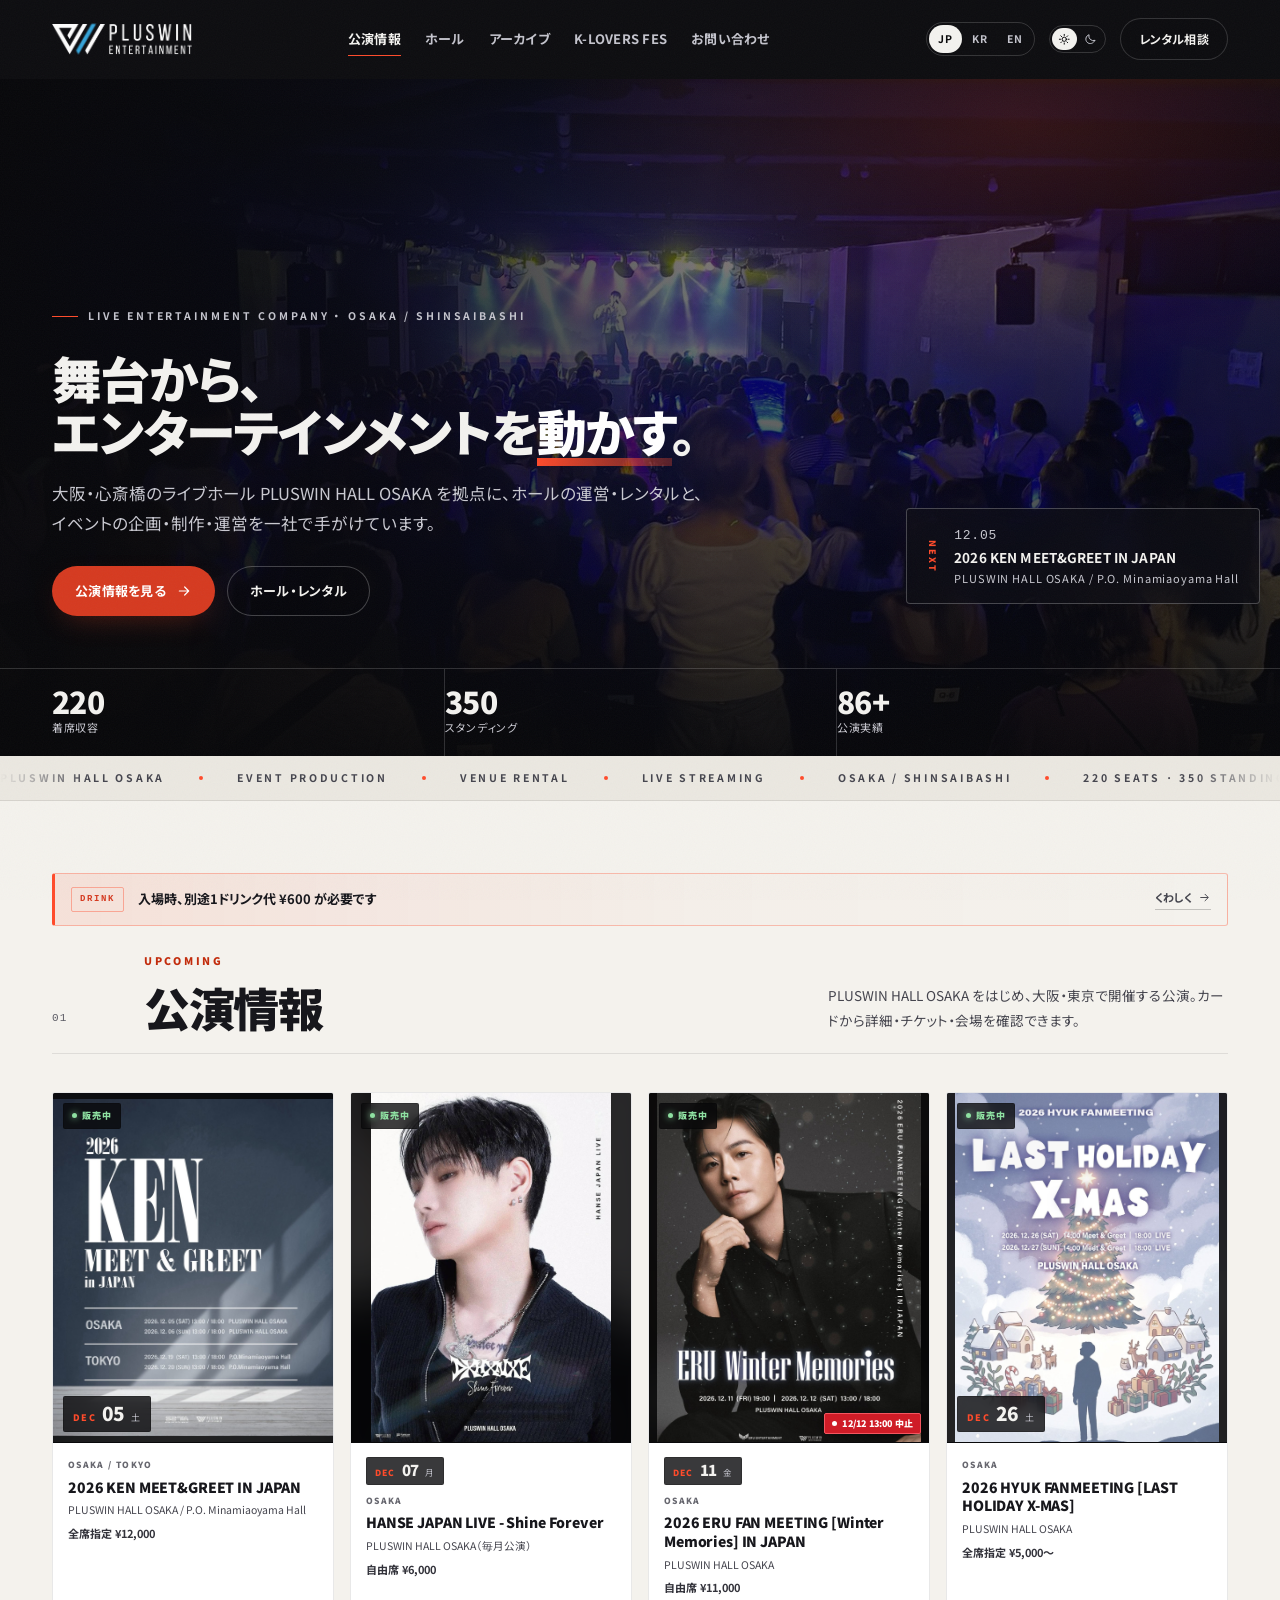
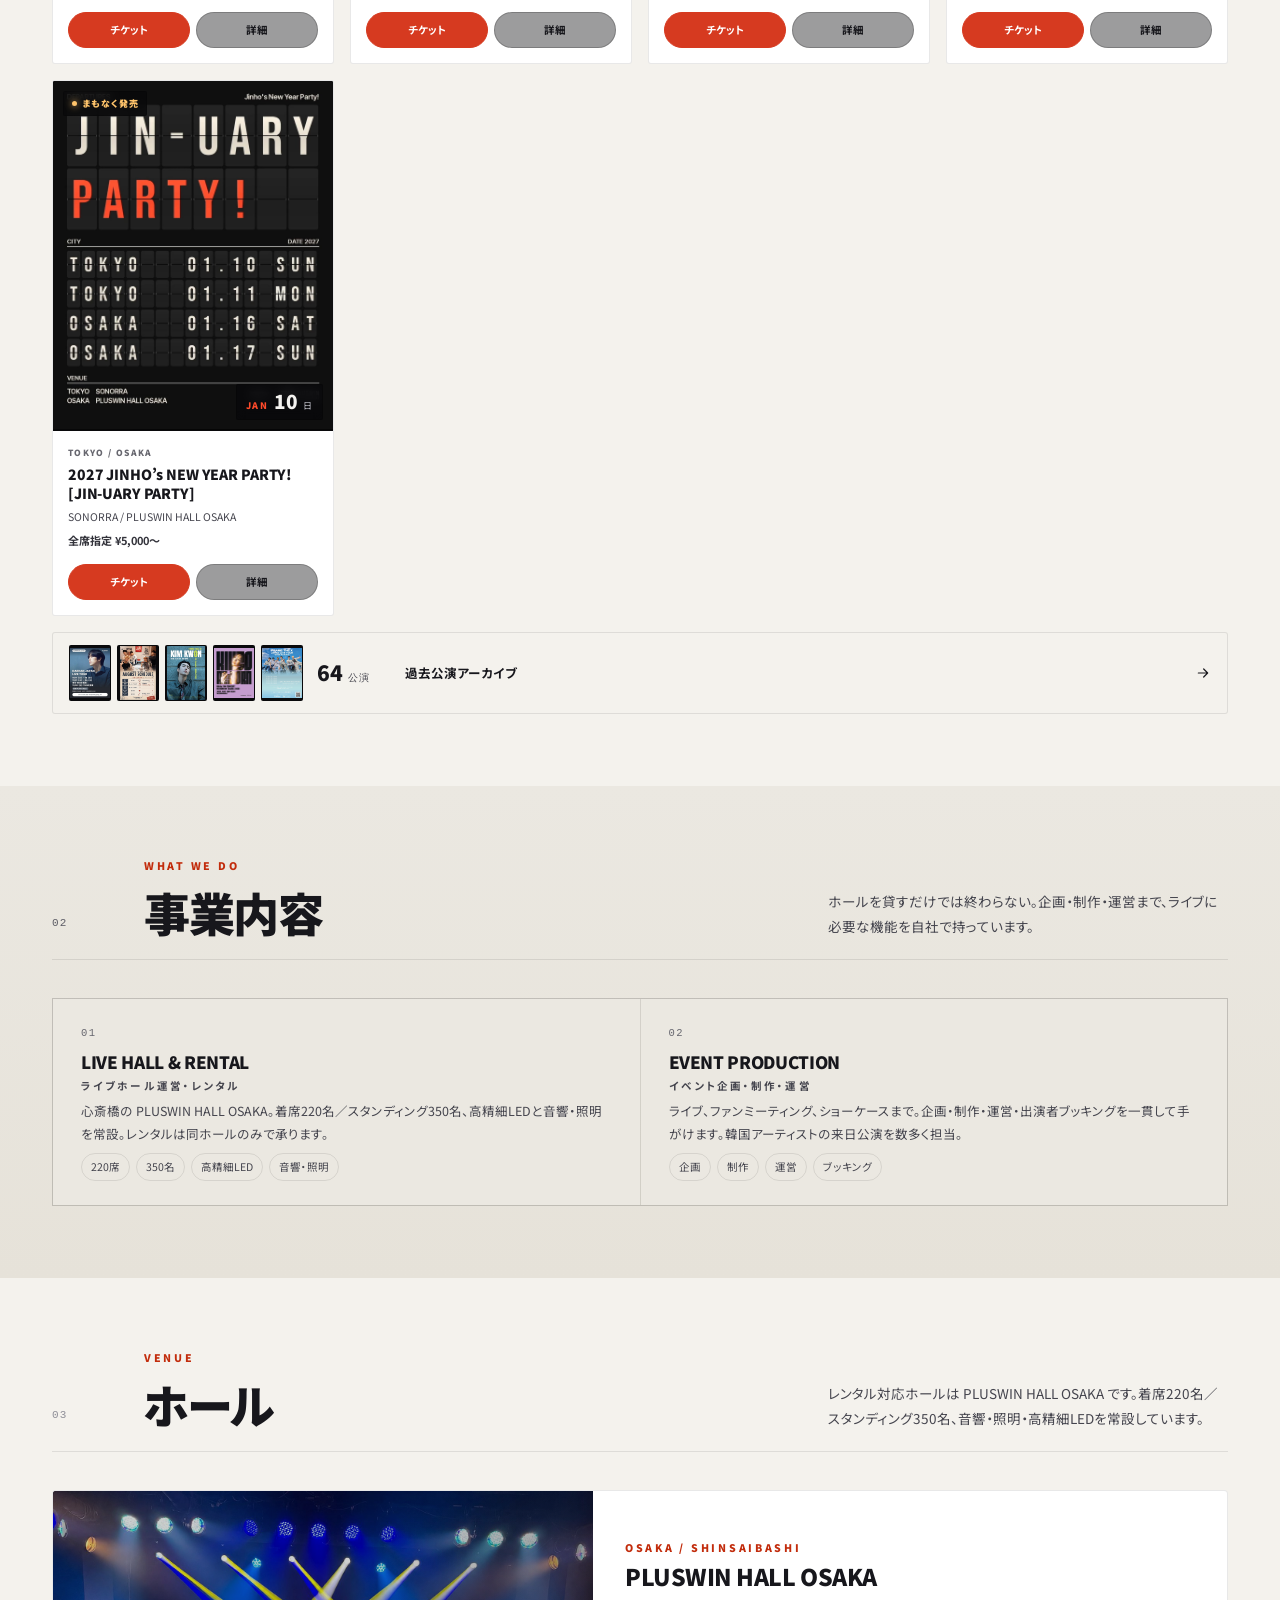
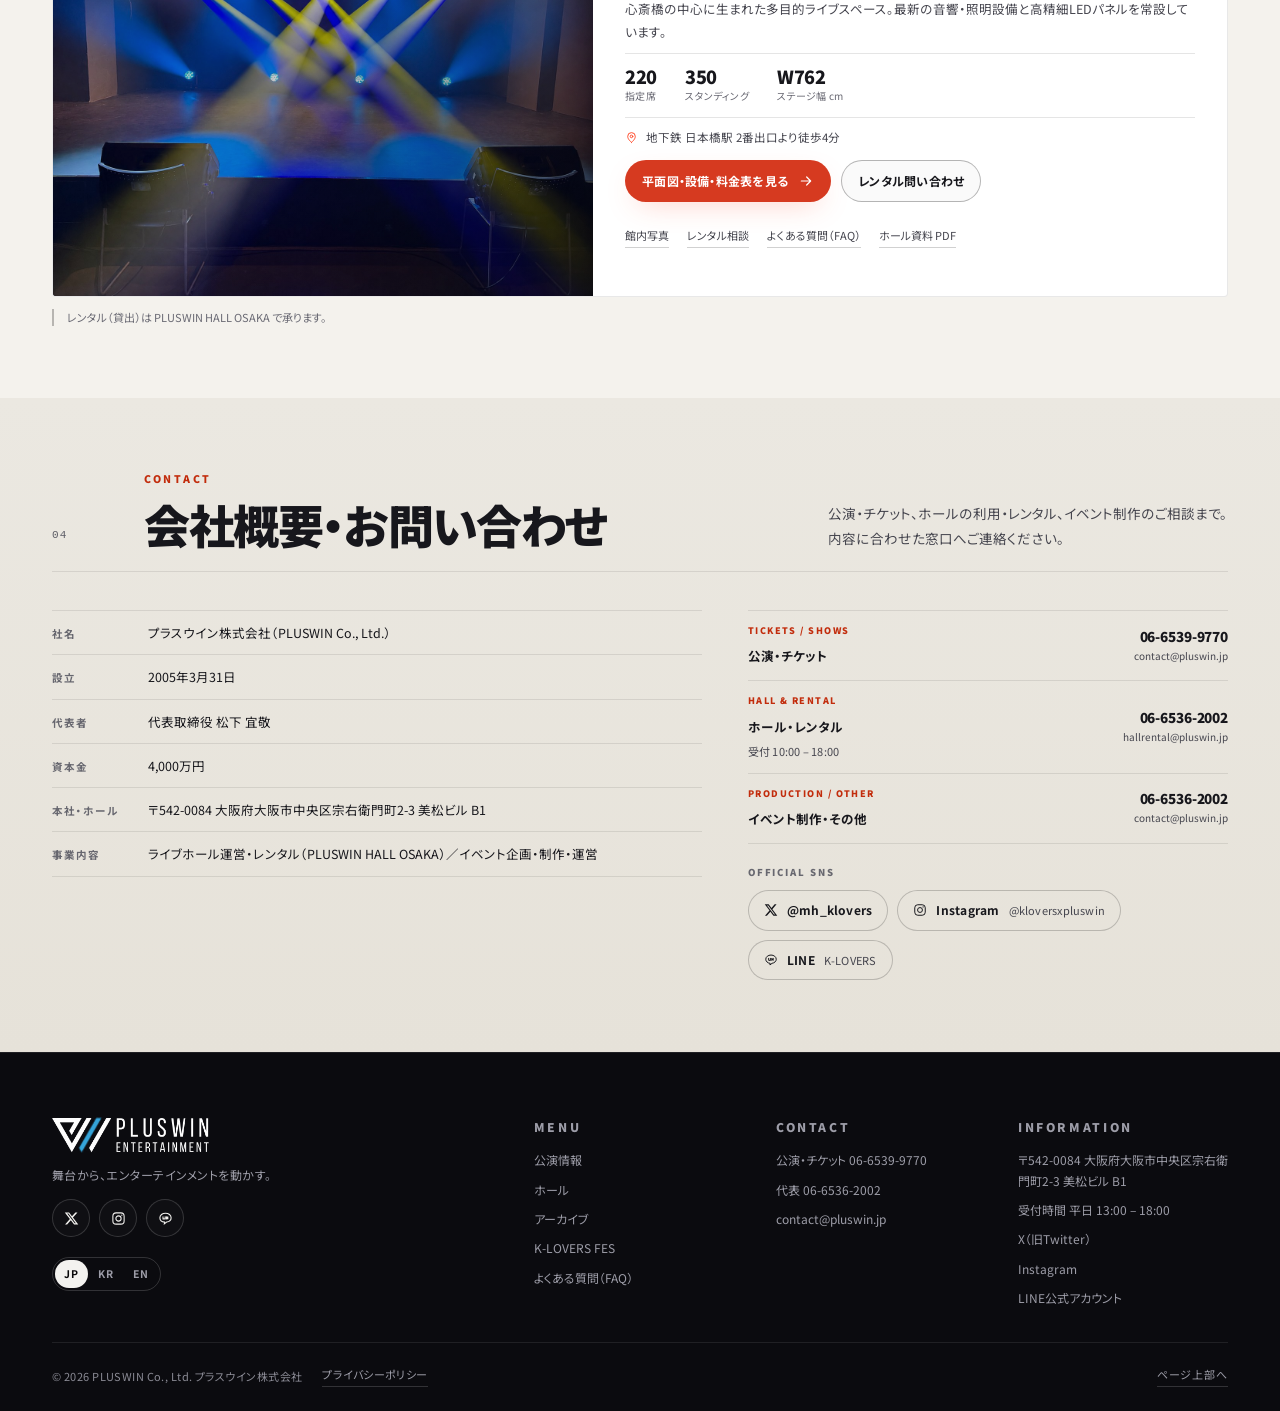
<file: index.html>
<!DOCTYPE html>
<html lang="ja" data-lang="ja">
<head>
<meta charset="utf-8">
<meta name="viewport" content="width=device-width, initial-scale=1">
<title>PLUSWIN | プラスウイン株式会社 — ライブホール PLUSWIN HALL OSAKA・イベント制作</title>
<meta name="description" content="プラスウイン株式会社（PLUSWIN Co., Ltd.）は大阪・心斎橋のライブホール PLUSWIN HALL OSAKA を拠点に、ホールの運営・レンタルとイベントの企画・制作・運営を行うライブエンターテインメントカンパニーです。">
<meta name="theme-color" content="#f4f2ed">
<script>/* theme first, before any paint: a stored choice or ?theme=dark|light is
   applied to <html data-theme> here so a page never flashes the other skin */
(function(){var d=document.documentElement,t=null;
try{t=new URLSearchParams(location.search).get("theme")}catch(e){}
if(t!=="dark"&&t!=="light"){try{t=localStorage.getItem("pluswin.theme")}catch(e){}}
else{try{localStorage.setItem("pluswin.theme",t)}catch(e){}}
if(t!=="dark"&&t!=="light")t="light";
d.setAttribute("data-theme",t);
var m=document.querySelector('meta[name="theme-color"]');
if(m)m.setAttribute("content",t==="dark"?"#08080a":"#f4f2ed");})();</script>
<script async src="https://www.googletagmanager.com/gtag/js?id=G-80L7MBMH2J"></script>
<script>window.dataLayer=window.dataLayer||[];function gtag(){dataLayer.push(arguments)}
gtag("js",new Date());gtag("config","G-80L7MBMH2J");</script>
<meta name="robots" content="noindex, nofollow">
<meta property="og:title" content="PLUSWIN | プラスウイン株式会社 — ライブホール PLUSWIN HALL OSAKA・イベント制作">
<meta property="og:description" content="プラスウイン株式会社（PLUSWIN Co., Ltd.）は大阪・心斎橋のライブホール PLUSWIN HALL OSAKA を拠点に、ホールの運営・レンタルとイベントの企画・制作・運営を行うライブエンターテインメントカンパニーです。">
<meta property="og:type" content="website">
<meta property="og:image" content="https://hkw8102.github.io/-/assets/img/hall/stage-full.jpg">
<link rel="icon" href="assets/favicon.png" sizes="64x64" type="image/png">
<link rel="apple-touch-icon" href="assets/favicon-180.png">
<link rel="preload" as="image" href="assets/img/hall/audience-live.jpg?v=20261128y">
<link rel="stylesheet" href="styles.css?v=20261128y">
</head>
<body data-page="home">
<div class="grain" aria-hidden="true"></div>

<header class="site-header" id="siteHeader">
  <div class="wrap header-inner">
    <a class="brand" href="index.html" aria-label="PLUSWIN ENTERTAINMENT">
      <img class="brand-logo" src="assets/img/pluswin-logo.png" alt="PLUSWIN ENTERTAINMENT" width="297" height="68">
    </a>

    <nav class="nav" id="mainNav" aria-label="Main">
      <a href="index.html#events" data-i18n="nav.events" aria-current="page">公演情報</a>
      <a href="hall.html" data-i18n="nav.hall">ホール</a>
      <a href="archive.html" data-i18n="nav.archive">アーカイブ</a>
      <a href="klovers.html" data-i18n="nav.klovers">K-LOVERS FES</a>
      <a href="index.html#contact" data-i18n="nav.contact">お問い合わせ</a>
    
      <div class="nav-theme" role="group" aria-label="Theme" data-i18n-aria="theme.label">
        <span class="nav-theme-lab" data-i18n="theme.label">表示テーマ</span>
        <button class="nav-theme-btn" type="button" data-theme-btn="light" aria-pressed="true"><svg viewBox="0 0 24 24" aria-hidden="true"><circle cx="12" cy="12" r="4.1"/><path d="M12 2.6v2.2M12 19.2v2.2M2.6 12h2.2M19.2 12h2.2M5.4 5.4l1.6 1.6M17 17l1.6 1.6M18.6 5.4L17 7M7 17l-1.6 1.6"/></svg><span data-i18n="theme.light">ライト</span></button>
        <button class="nav-theme-btn" type="button" data-theme-btn="dark" aria-pressed="false"><svg viewBox="0 0 24 24" aria-hidden="true"><path d="M20.6 14.3A8.7 8.7 0 0 1 9.7 3.4a8.7 8.7 0 1 0 10.9 10.9Z"/></svg><span data-i18n="theme.dark">ダーク</span></button>
      </div>
    </nav>

    <div class="header-right">
      <div class="lang" role="group" aria-label="Language / 言語">
        <button type="button" data-lang-btn="ja" aria-pressed="true">JP</button>
        <button type="button" data-lang-btn="ko" aria-pressed="false">KR</button>
        <button type="button" data-lang-btn="en" aria-pressed="false">EN</button>
      </div>
      <div class="theme-sw" role="group" aria-label="Theme" data-i18n-aria="theme.label">
        <button type="button" data-theme-btn="light" aria-pressed="true" aria-label="Light" data-i18n-aria="theme.light" title="Light" data-i18n-title="theme.light"><svg viewBox="0 0 24 24" aria-hidden="true"><circle cx="12" cy="12" r="4.1"/><path d="M12 2.6v2.2M12 19.2v2.2M2.6 12h2.2M19.2 12h2.2M5.4 5.4l1.6 1.6M17 17l1.6 1.6M18.6 5.4L17 7M7 17l-1.6 1.6"/></svg></button>
        <button type="button" data-theme-btn="dark" aria-pressed="false" aria-label="Dark" data-i18n-aria="theme.dark" title="Dark" data-i18n-title="theme.dark"><svg viewBox="0 0 24 24" aria-hidden="true"><path d="M20.6 14.3A8.7 8.7 0 0 1 9.7 3.4a8.7 8.7 0 1 0 10.9 10.9Z"/></svg></button>
      </div>
      <a class="btn btn-line header-cta" href="hall.html#rental-form" data-i18n="nav.rentalCta">レンタル相談</a>
      <button class="menu-toggle" id="menuToggle" type="button" aria-expanded="false" aria-controls="mainNav" aria-label="Menu">
        <span></span><span></span>
      </button>
    </div>
  </div>
</header>

<main id="top">

  <!-- ============ HERO ============ -->
  <section class="hero hero-compact">
    <div class="hero-bg" aria-hidden="true">
      <img src="assets/img/hall/audience-live.jpg?v=20261128y" alt="" fetchpriority="high">
    </div>
    <div class="hero-veil" aria-hidden="true"></div>
    <div class="wrap hero-inner">
      <p class="hero-eyebrow" data-i18n="hero.eyebrow2">LIVE ENTERTAINMENT COMPANY ・ OSAKA / SHINSAIBASHI</p>
      <h1 class="hero-title" data-i18n="hero.title">舞台から、<br>エンターテインメントを<span class="hl">動かす</span>。</h1>
      <p class="hero-sub" data-i18n="hero.sub">大阪・心斎橋のライブホール PLUSWIN HALL OSAKA を拠点に、ホールの運営・レンタルと、イベントの企画・制作・運営を一社で手がけています。</p>
      <div class="hero-actions">
        <a class="btn btn-solid" href="#events">
          <span data-i18n="hero.cta1">公演情報を見る</span>
          <svg viewBox="0 0 24 24" aria-hidden="true"><path d="M5 12h13M13 6l6 6-6 6"/></svg>
        </a>
        <a class="btn btn-line" href="hall.html" data-i18n="hero.ctaHall">ホール・レンタル</a>
      </div>

      <a class="next-chip" href="#events" id="nextChip" aria-label="Next event">
        <span class="next-chip-label">NEXT</span>
        <span class="next-chip-date">12.05</span>
        <span class="next-chip-title">2026 KEN MEET&amp;GREET IN JAPAN</span>
        <span class="next-chip-venue">PLUSWIN HALL OSAKA</span>
      </a>
    </div>

    <div class="hero-stats">
      <div class="wrap hero-stats-inner">
        <div class="stat"><b>220</b><span data-i18n="hero.stat1">着席収容</span></div>
        <div class="stat"><b>350</b><span data-i18n="hero.stat2">スタンディング</span></div>
        <div class="stat"><b id="heroShows">55+</b><span data-i18n="hero.stat3">公演実績</span></div>
      </div>
    </div>
  </section>

  <div class="ticker" aria-hidden="true">
    <div class="ticker-track">
      <span>PLUSWIN HALL OSAKA</span><i></i><span>EVENT PRODUCTION</span><i></i><span>VENUE RENTAL</span><i></i><span>LIVE STREAMING</span><i></i><span>OSAKA / SHINSAIBASHI</span><i></i><span>220 SEATS · 350 STANDING</span><i></i>
      <span>PLUSWIN HALL OSAKA</span><i></i><span>EVENT PRODUCTION</span><i></i><span>VENUE RENTAL</span><i></i><span>LIVE STREAMING</span><i></i><span>OSAKA / SHINSAIBASHI</span><i></i><span>220 SEATS · 350 STANDING</span><i></i>
    </div>
  </div>

  <!-- ============ UPCOMING EVENTS ============ -->
  <section class="section" id="events">
    <div class="wrap">
      <div class="drink-bar reveal" role="note">
        <span class="drink-badge" aria-hidden="true">DRINK</span>
        <p class="drink-notice" data-i18n="drink.notice">入場時、別途1ドリンク代 ¥600 が必要です</p>
        <a class="drink-more" href="hall.html#faq">
          <span data-i18n="drink.more">くわしく</span>
          <svg viewBox="0 0 24 24" aria-hidden="true"><path d="M5 12h13M13 6l6 6-6 6"/></svg>
        </a>
      </div>

      <div class="sec-head reveal">
        <span class="sec-idx">01</span>
        <div class="sec-title-wrap">
          <p class="eyebrow" data-i18n="events.eyebrow">UPCOMING</p>
          <h2 class="sec-title" data-i18n="events.title">公演情報</h2>
        </div>
        <p class="sec-desc" data-i18n="events.descShort">PLUSWIN HALL OSAKA をはじめ、大阪・東京で開催する公演。カードから詳細・チケット・会場を確認できます。</p>
      </div>

      <div class="evc-grid" id="eventGrid"><!-- rendered by site.js --></div>

      <div class="quickbar reveal">
        <a class="quick-link has-thumbs" href="archive.html">
          <span class="quick-thumbs" id="archiveThumbs" aria-hidden="true"><!-- newest posters, rendered by site.js --></span>
          <span class="quick-k"><b id="archiveCount">55</b><i data-i18n="events.pastShows">公演</i></span>
          <span class="quick-t" data-i18n="events.archiveCta">過去公演アーカイブ</span>
          <svg viewBox="0 0 24 24" aria-hidden="true"><path d="M5 12h13M13 6l6 6-6 6"/></svg>
        </a>
      </div>
    </div>
  </section>

  <!-- ============ BUSINESS ============ -->
  <section class="section section-alt" id="business">
    <div class="wrap">
      <div class="sec-head reveal">
        <span class="sec-idx">02</span>
        <div class="sec-title-wrap">
          <p class="eyebrow" data-i18n="business.eyebrow">WHAT WE DO</p>
          <h2 class="sec-title" data-i18n="business.title">事業内容</h2>
        </div>
        <p class="sec-desc" data-i18n="business.desc">ホールを貸すだけでは終わらない。企画・制作・運営まで、ライブに必要な機能を自社で持っています。</p>
      </div>

      <div class="pillars" id="pillars"><!-- rendered by site.js --></div>
    </div>
  </section>

  <!-- ============ HALL OVERVIEW ============ -->
  <section class="section" id="venues">
    <div class="wrap">
      <div class="sec-head reveal">
        <span class="sec-idx">03</span>
        <div class="sec-title-wrap">
          <p class="eyebrow" data-i18n="venues.eyebrow">VENUE</p>
          <h2 class="sec-title" data-i18n="venues.title">ホール</h2>
        </div>
        <p class="sec-desc" data-i18n="venues.desc">レンタル対応ホールは PLUSWIN HALL OSAKA です。着席220名／スタンディング350名、音響・照明・高精細LEDを常設しています。</p>
      </div>

      <article class="venue-mini reveal">
        <div class="venue-mini-media">
          <img src="assets/img/hall/stage-lighting-1.jpg" alt="PLUSWIN HALL OSAKA ステージ照明" width="1400" height="1050" loading="lazy" decoding="async">
        </div>
        <div class="venue-mini-body">
          <p class="eyebrow" data-i18n="venues.tagOsaka">OSAKA / SHINSAIBASHI</p>
          <h3>PLUSWIN HALL OSAKA</h3>
          <p class="venue-lead" data-i18n="venues.osakaLead">心斎橋の中心に生まれた多目的ライブスペース。最新の音響・照明設備と高精細LEDパネルを常設しています。</p>
          <ul class="mini-facts">
            <li><b>220</b><span data-i18n="venues.factSeat">指定席</span></li>
            <li><b>350</b><span data-i18n="venues.factStand">スタンディング</span></li>
            <li><b>W762</b><span data-i18n="venues.factStage">ステージ幅 cm</span></li>
          </ul>
          <p class="mini-access"><svg viewBox="0 0 24 24" aria-hidden="true"><path d="M12 21s7-5.2 7-11a7 7 0 1 0-14 0c0 5.8 7 11 7 11z"/><circle cx="12" cy="10" r="2.4"/></svg><span data-i18n="venues.miniAccess">地下鉄 日本橋駅 2番出口より徒歩4分</span></p>
          <div class="venue-actions">
            <a class="btn btn-solid btn-sm" href="hall.html">
              <span data-i18n="venues.more">平面図・設備・料金表を見る</span>
              <svg viewBox="0 0 24 24" aria-hidden="true"><path d="M5 12h13M13 6l6 6-6 6"/></svg>
            </a>
            <a class="btn btn-line btn-sm" href="hall.html#rental-form" data-i18n="venues.rentalFormCta">レンタル問い合わせ</a>
          </div>
          <p class="mini-links">
            <a href="hall.html#photos"><span data-i18n="photos.jump">館内写真</span></a>
            <a href="hall.html#rental-form"><span data-i18n="avail.title">レンタル相談</span></a>
            <a href="hall.html#faq"><span data-i18n="faq.link">よくある質問（FAQ）</span></a>
            <a href="assets/pdf/pluswin-hall-osaka-spec.pdf" target="_blank" rel="noopener"><span data-i18n="pdf.short">ホール資料 PDF</span></a>
          </p>
        </div>
      </article>
      <p class="venue-note-mini" data-i18n="venues.singleNote">レンタル（貸出）は PLUSWIN HALL OSAKA のみ承ります。</p>
    </div>
  </section>

  <!-- ============ COMPANY & CONTACT ============ -->
  <section class="section section-alt" id="contact">
    <div class="wrap">
      <div class="sec-head reveal">
        <span class="sec-idx">04</span>
        <div class="sec-title-wrap">
          <p class="eyebrow" data-i18n="contact.eyebrow">COMPANY &amp; CONTACT</p>
          <h2 class="sec-title" data-i18n="contact.headTitle">会社概要・お問い合わせ</h2>
        </div>
        <p class="sec-desc" data-i18n="contact.desc">公演・チケット、ホールの利用・レンタル、イベント制作のご相談まで。内容に合わせた窓口へご連絡ください。</p>
      </div>

      <div class="home-company">
        <div class="about-table reveal">
          <div class="def"><span data-i18n="about.rowNameK">社名</span><p data-i18n="about.rowNameV">プラスウイン株式会社（PLUSWIN Co., Ltd.）</p></div>
          <div class="def"><span data-i18n="about.rowFoundedK">設立</span><p data-i18n="about.rowFoundedV">2005年3月31日</p></div>
          <div class="def"><span data-i18n="about.rowRepK">代表者</span><p data-i18n="about.rowRepV">代表取締役 松下 宜敬</p></div>
          <div class="def"><span data-i18n="about.rowCapitalK">資本金</span><p data-i18n="about.rowCapitalV">4,000万円</p></div>
          <div class="def"><span data-i18n="about.hqLabel">本社・ホール</span><p data-i18n="about.hqAddress">〒542-0084 大阪府大阪市中央区宗右衛門町2-3 美松ビル B1</p></div>
          <div class="def"><span data-i18n="about.rowBizK">事業内容</span><p data-i18n="about.rowBizV">ライブホール運営・レンタル（PLUSWIN HALL OSAKA）／イベント企画・制作・運営</p></div>
        </div>

        <div class="reveal">
          <div class="contact-desks">
            <div class="desk-row">
              <span class="desk-left"><span class="desk-k">TICKETS / SHOWS</span><span class="desk-t" data-i18n="contact.desk1">公演・チケット</span></span>
              <span class="desk-right">
                <a class="desk-tel" href="tel:+81665399770">06-6539-9770</a>
                <a class="desk-mail" href="mailto:contact@pluswin.jp">contact@pluswin.jp</a>
              </span>
            </div>
            <div class="desk-row">
              <span class="desk-left"><span class="desk-k">HALL &amp; RENTAL</span><span class="desk-t" data-i18n="contact.desk2">ホール・レンタル</span><span class="desk-h" data-i18n="contact.rentalHours">受付 10:00 – 18:00</span></span>
              <span class="desk-right">
                <a class="desk-tel" href="tel:+81665362002">06-6536-2002</a>
                <a class="desk-mail" href="mailto:hallrental@pluswin.jp">hallrental@pluswin.jp</a>
              </span>
            </div>
            <div class="desk-row">
              <span class="desk-left"><span class="desk-k">PRODUCTION / OTHER</span><span class="desk-t" data-i18n="contact.desk3">イベント制作・その他</span></span>
              <span class="desk-right">
                <a class="desk-tel" href="tel:+81665362002">06-6536-2002</a>
                <a class="desk-mail" href="mailto:contact@pluswin.jp">contact@pluswin.jp</a>
              </span>
            </div>
          </div>

          <div class="contact-sns">
            <p class="contact-sns-label" data-i18n="sns.label">OFFICIAL SNS</p>
            <div class="sns-links">
            <a class="sns-link" href="https://x.com/mh_klovers" target="_blank" rel="noopener noreferrer" aria-label="X — @mh_klovers">
              <svg class="sns-x" viewBox="0 0 24 24" aria-hidden="true"><path d="M18.244 2.25h3.308l-7.227 8.26 8.502 11.24H16.17l-5.214-6.817L4.99 21.75H1.68l7.73-8.835L1.254 2.25H8.08l4.713 6.231zm-1.161 17.52h1.833L7.084 4.126H5.117z"/></svg>
              <span>@mh_klovers</span>
            </a>
            <a class="sns-link" href="https://www.instagram.com/kloversxpluswin/" target="_blank" rel="noopener noreferrer" aria-label="Instagram — @kloversxpluswin">
              <svg class="sns-ig" viewBox="0 0 24 24" fill="none" stroke="currentColor" stroke-width="1.7" aria-hidden="true"><rect x="3" y="3" width="18" height="18" rx="5.2"/><circle cx="12" cy="12" r="4.2"/><circle cx="17.3" cy="6.7" r="1.05" fill="currentColor" stroke="none"/></svg>
              <span>Instagram</span>
              <em>@kloversxpluswin</em>
            </a>
            <a class="sns-link" href="https://page.line.me/skz6050p" target="_blank" rel="noopener noreferrer" aria-label="LINE — K-LOVERS">
              <svg class="sns-line" viewBox="0 0 24 24" fill="none" stroke="currentColor" stroke-width="1.7" aria-hidden="true"><path d="M12 3.5c-5 0-9 3.2-9 7.2 0 3.6 3.2 6.6 7.6 7.1l-.4 2.7 3.6-2.8c4.2-.6 7.2-3.5 7.2-7 0-4-4-7.2-9-7.2z"/><path d="M8 9.2v3.4h1.8M11.4 9.2v3.4M13.4 12.6V9.2l2.3 3.4V9.2" stroke-linecap="round" stroke-linejoin="round"/></svg>
              <span>LINE</span>
              <em>K-LOVERS</em>
            </a>
          </div>
          </div>
        </div>
      </div>
    </div>
  </section>

</main>

<footer class="site-footer">
  <div class="wrap">
    <div class="footer-top">
      <div class="footer-brand">
        <img class="footer-logo" src="assets/img/pluswin-logo.png" alt="PLUSWIN ENTERTAINMENT" width="297" height="68">
        <p data-i18n="footer.tagline">舞台から、エンターテインメントを動かす。</p>
        <div class="sns-links sns-links-footer">
          <a class="sns-icon" href="https://x.com/mh_klovers" target="_blank" rel="noopener noreferrer" aria-label="X — @mh_klovers"><svg class="sns-x" viewBox="0 0 24 24" aria-hidden="true"><path d="M18.244 2.25h3.308l-7.227 8.26 8.502 11.24H16.17l-5.214-6.817L4.99 21.75H1.68l7.73-8.835L1.254 2.25H8.08l4.713 6.231zm-1.161 17.52h1.833L7.084 4.126H5.117z"/></svg></a>
          <a class="sns-icon" href="https://www.instagram.com/kloversxpluswin/" target="_blank" rel="noopener noreferrer" aria-label="Instagram — @kloversxpluswin"><svg class="sns-ig" viewBox="0 0 24 24" fill="none" stroke="currentColor" stroke-width="1.7" aria-hidden="true"><rect x="3" y="3" width="18" height="18" rx="5.2"/><circle cx="12" cy="12" r="4.2"/><circle cx="17.3" cy="6.7" r="1.05" fill="currentColor" stroke="none"/></svg></a>
          <a class="sns-icon" href="https://page.line.me/skz6050p" target="_blank" rel="noopener noreferrer" aria-label="LINE — K-LOVERS"><svg class="sns-line" viewBox="0 0 24 24" fill="none" stroke="currentColor" stroke-width="1.7" aria-hidden="true"><path d="M12 3.5c-5 0-9 3.2-9 7.2 0 3.6 3.2 6.6 7.6 7.1l-.4 2.7 3.6-2.8c4.2-.6 7.2-3.5 7.2-7 0-4-4-7.2-9-7.2z"/><path d="M8 9.2v3.4h1.8M11.4 9.2v3.4M13.4 12.6V9.2l2.3 3.4V9.2" stroke-linecap="round" stroke-linejoin="round"/></svg></a>
        </div>
        <div class="lang lang-footer" role="group" aria-label="Language">
          <button type="button" data-lang-btn="ja" aria-pressed="true">JP</button>
          <button type="button" data-lang-btn="ko" aria-pressed="false">KR</button>
          <button type="button" data-lang-btn="en" aria-pressed="false">EN</button>
        </div>
      </div>

      <div class="footer-cols">
        <div class="footer-col">
          <p class="footer-head" data-i18n="footer.menuHead">MENU</p>
          <a href="index.html#events" data-i18n="nav.events">公演情報</a>
          <a href="hall.html" data-i18n="nav.hall">ホール</a>
          <a href="archive.html" data-i18n="nav.archive">アーカイブ</a>
          <a href="klovers.html" data-i18n="nav.klovers">K-LOVERS FES</a>
          <a href="hall.html#faq" data-i18n="faq.link">よくある質問（FAQ）</a>
        </div>
        <div class="footer-col">
          <p class="footer-head" data-i18n="footer.contactHead">CONTACT</p>
          <a href="tel:+81665399770" data-i18n="footer.telEvent">公演・チケット 06-6539-9770</a>
          <a href="tel:+81665362002" data-i18n="footer.telMain">代表 06-6536-2002</a>
          <a href="mailto:contact@pluswin.jp">contact@pluswin.jp</a>
        </div>
        <div class="footer-col">
          <p class="footer-head" data-i18n="footer.infoHead">INFORMATION</p>
          <p data-i18n="footer.addr">〒542-0084 大阪府大阪市中央区宗右衛門町2-3 美松ビル B1</p>
          <p data-i18n="footer.hours">受付時間 平日 13:00 – 18:00</p>
          <a href="https://x.com/mh_klovers" target="_blank" rel="noopener noreferrer" data-i18n="sns.xLink">X（旧Twitter）</a>
          <a href="https://www.instagram.com/kloversxpluswin/" target="_blank" rel="noopener noreferrer" data-i18n="sns.igLink">Instagram</a>
          <a href="https://page.line.me/skz6050p" target="_blank" rel="noopener noreferrer" data-i18n="sns.lineLink">LINE公式アカウント</a>
        </div>
      </div>
    </div>

    <div class="footer-bottom">
      <div class="footer-legal">
        <p class="copyright" data-i18n="footer.copyright">© 2026 PLUSWIN Co., Ltd. プラスウイン株式会社</p>
        <a class="footer-privacy" href="privacy.html" data-i18n="footer.privacy">プライバシーポリシー</a>
      </div>
      <a class="to-top" href="#top" data-i18n="footer.toTop">ページ上部へ</a>
    </div>
  </div>
</footer>

<!-- ============ EVENT DRAWER ============ -->
<div class="drawer-root" id="drawerRoot" aria-hidden="true">
  <div class="drawer-backdrop" data-drawer-close></div>
  <aside class="drawer" role="dialog" aria-modal="true" aria-labelledby="drawerTitle" tabindex="-1">
    <button class="drawer-close" type="button" data-drawer-close aria-label="Close">
      <svg viewBox="0 0 24 24" aria-hidden="true"><path d="M6 6l12 12M18 6L6 18"/></svg>
    </button>
    <div class="drawer-scroll" id="drawerContent"><!-- rendered by site.js --></div>
  </aside>
</div>

<script src="assets/js/analytics.js?v=20261128y"></script>
<script src="assets/js/theme.js?v=20261128y"></script>
<script src="assets/js/data.js?v=20261128y"></script>
<script src="assets/js/i18n-extra.js?v=20261128y"></script>
<script src="assets/js/site.js?v=20261128y"></script>
</body>
</html>
</file>
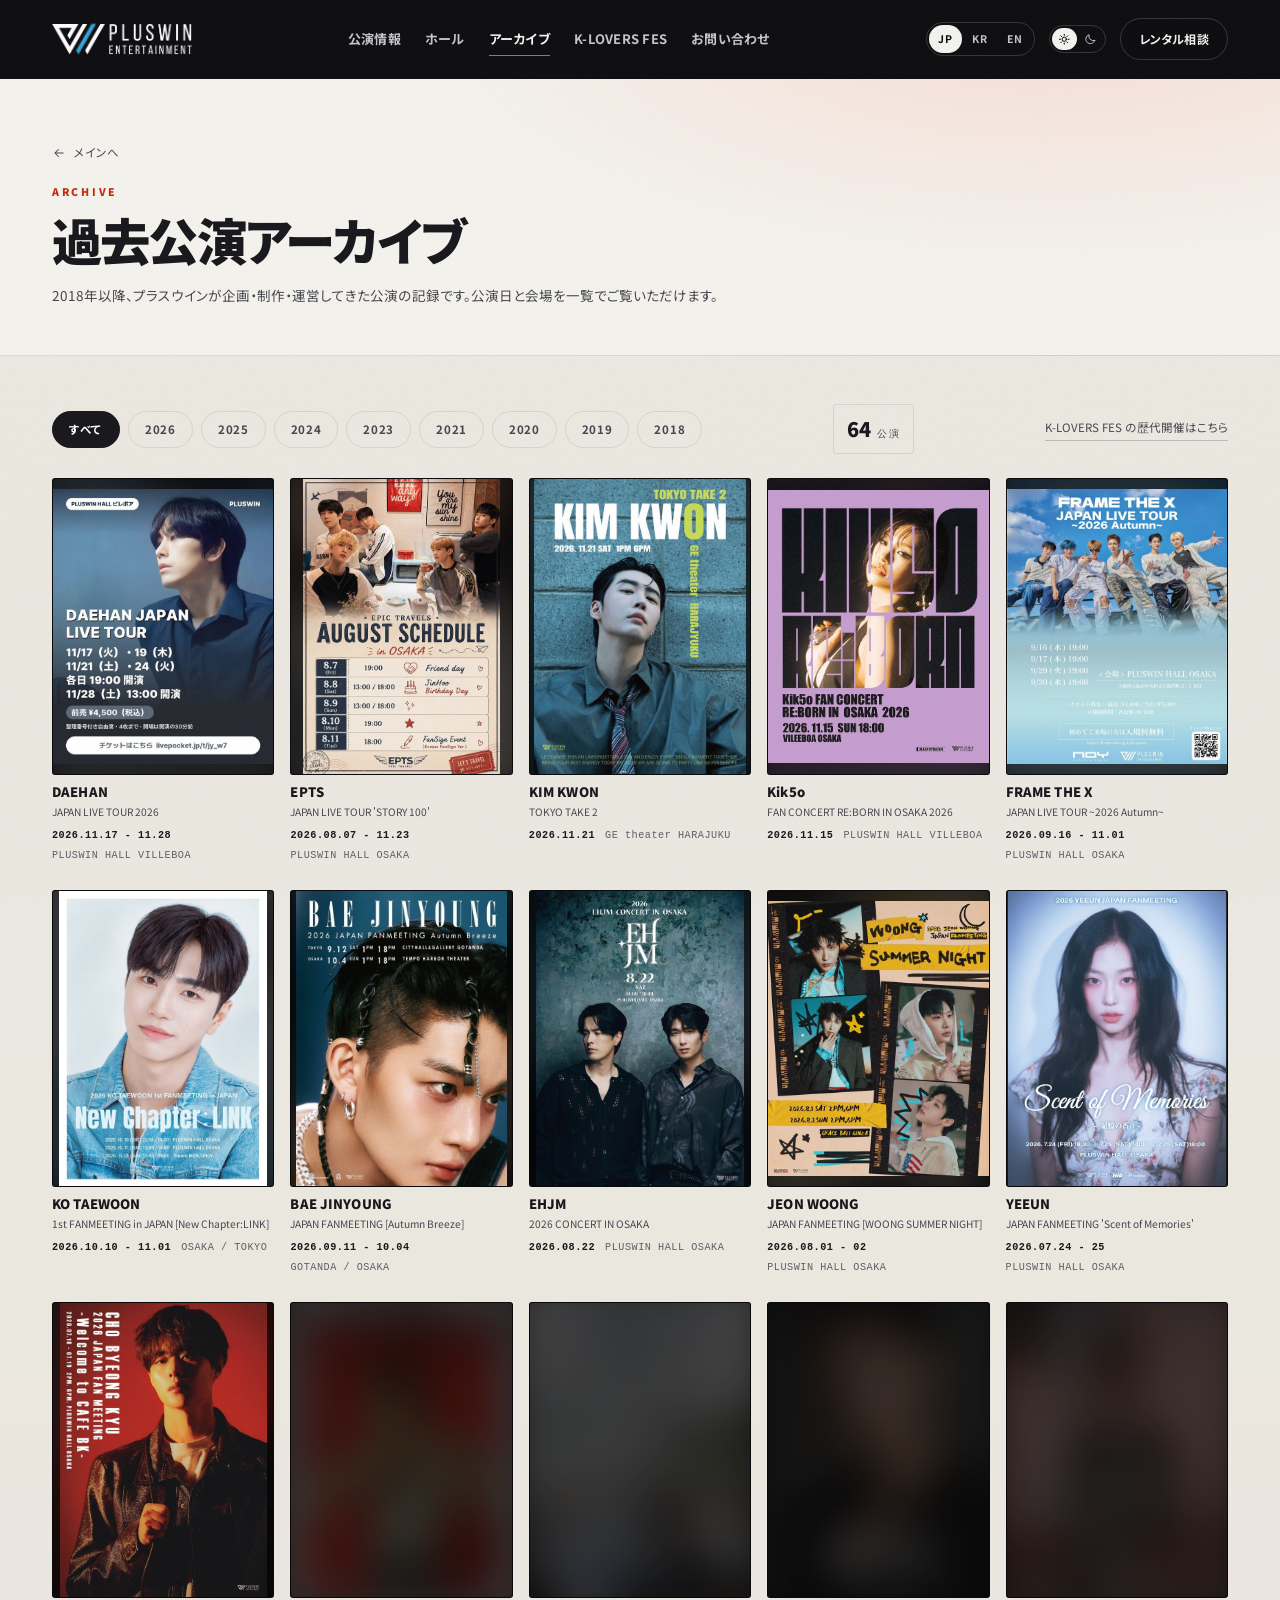
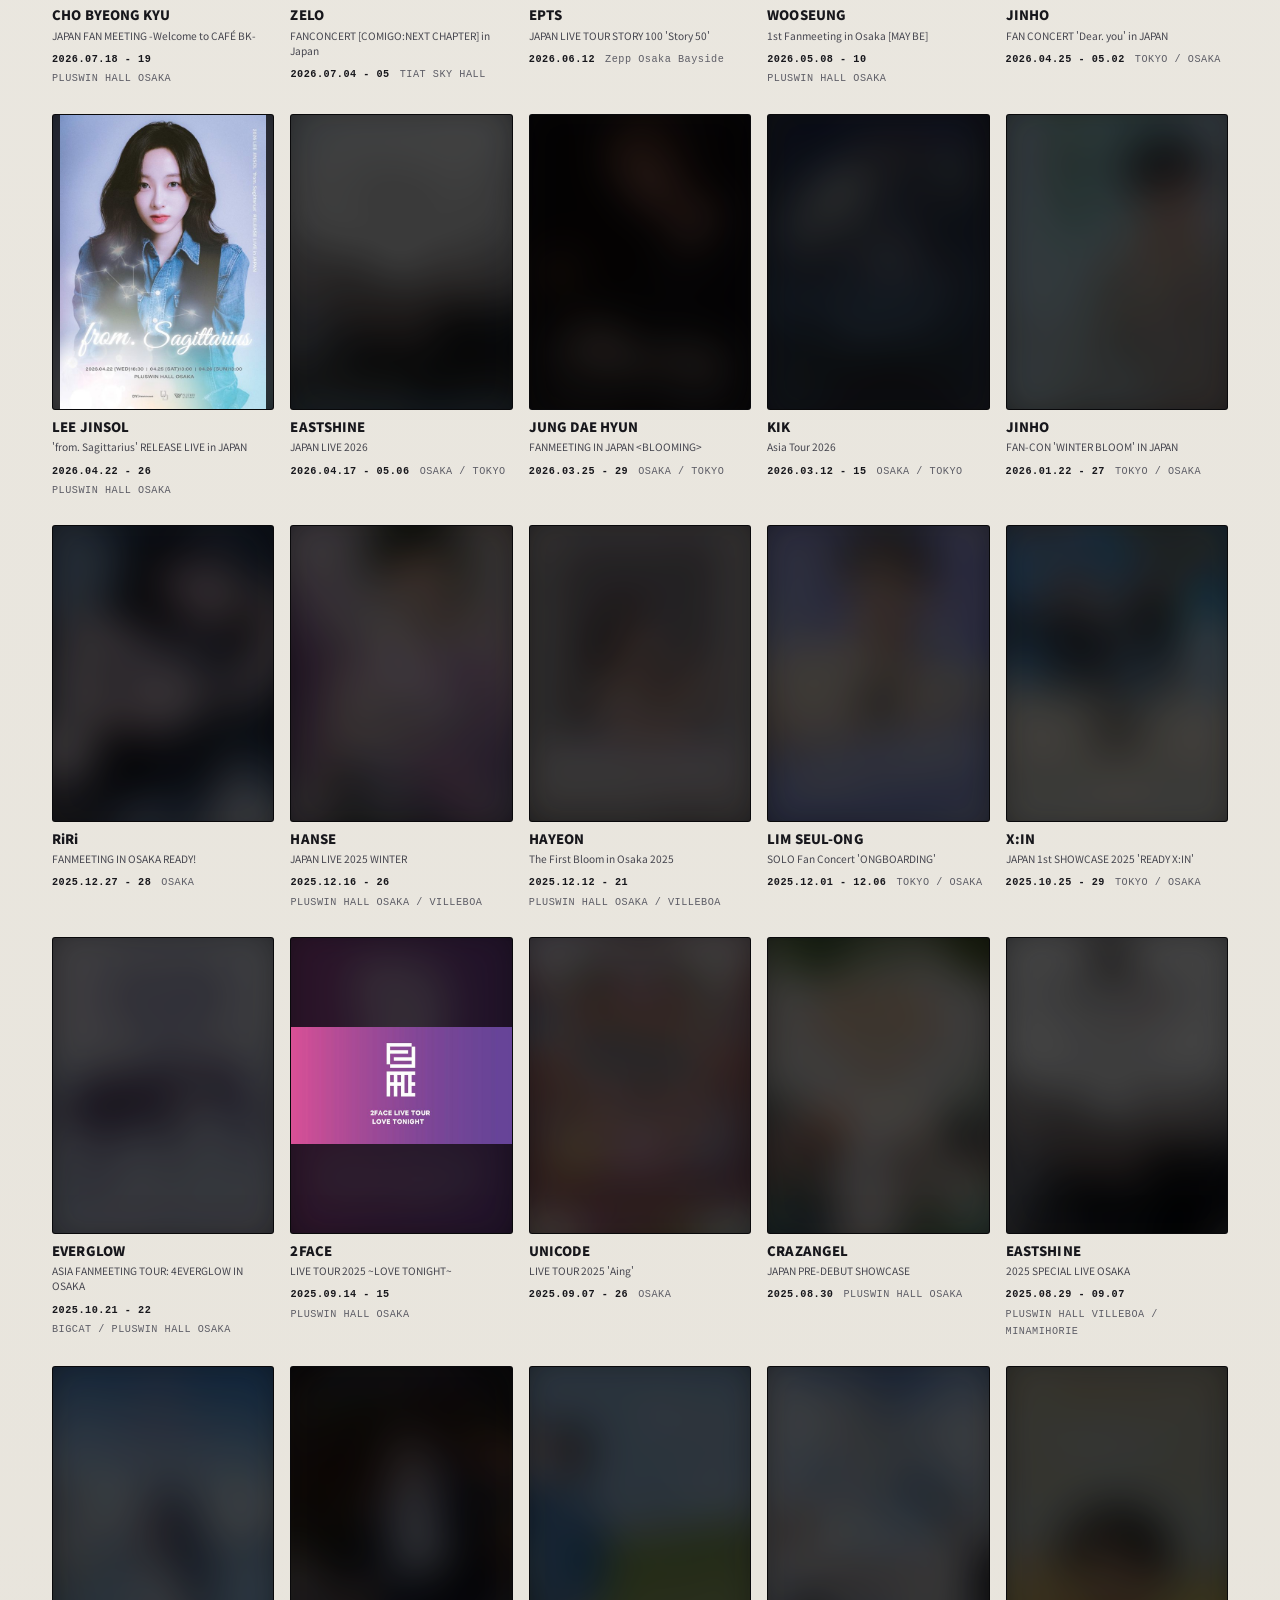
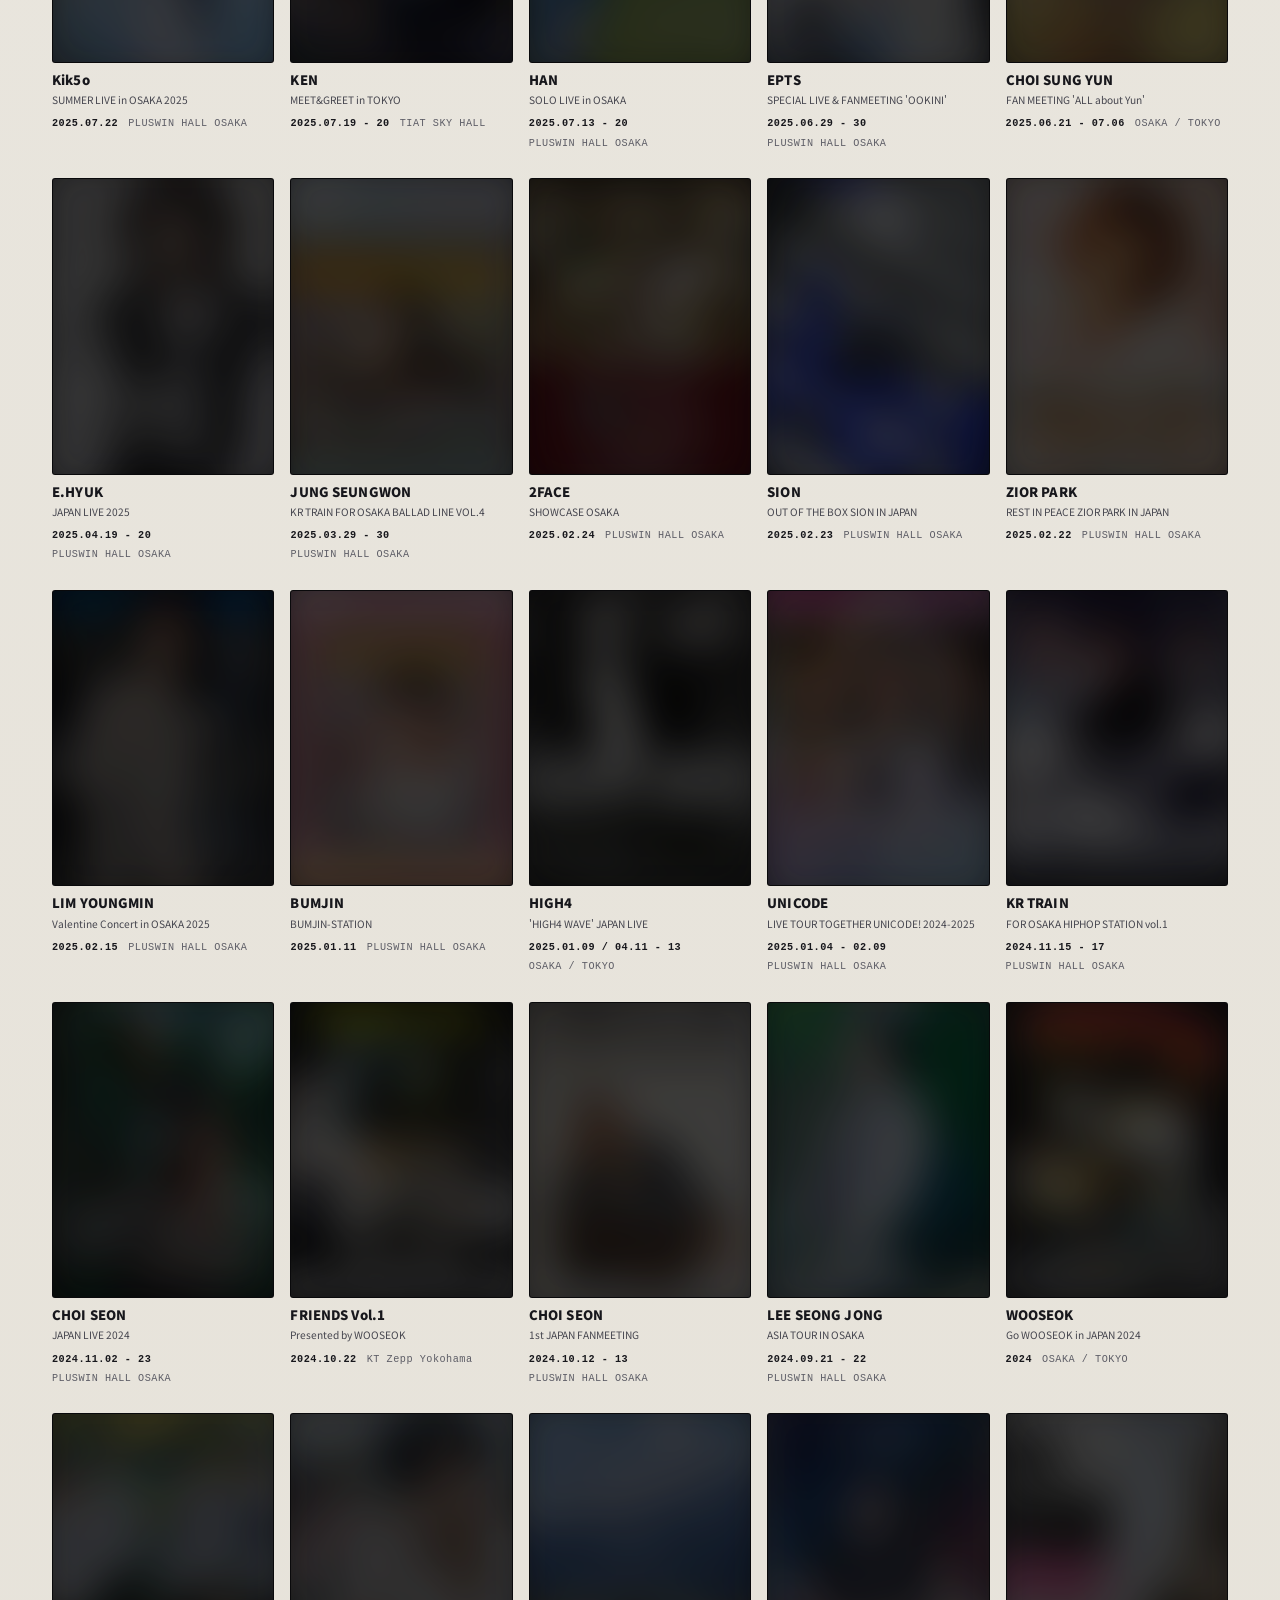
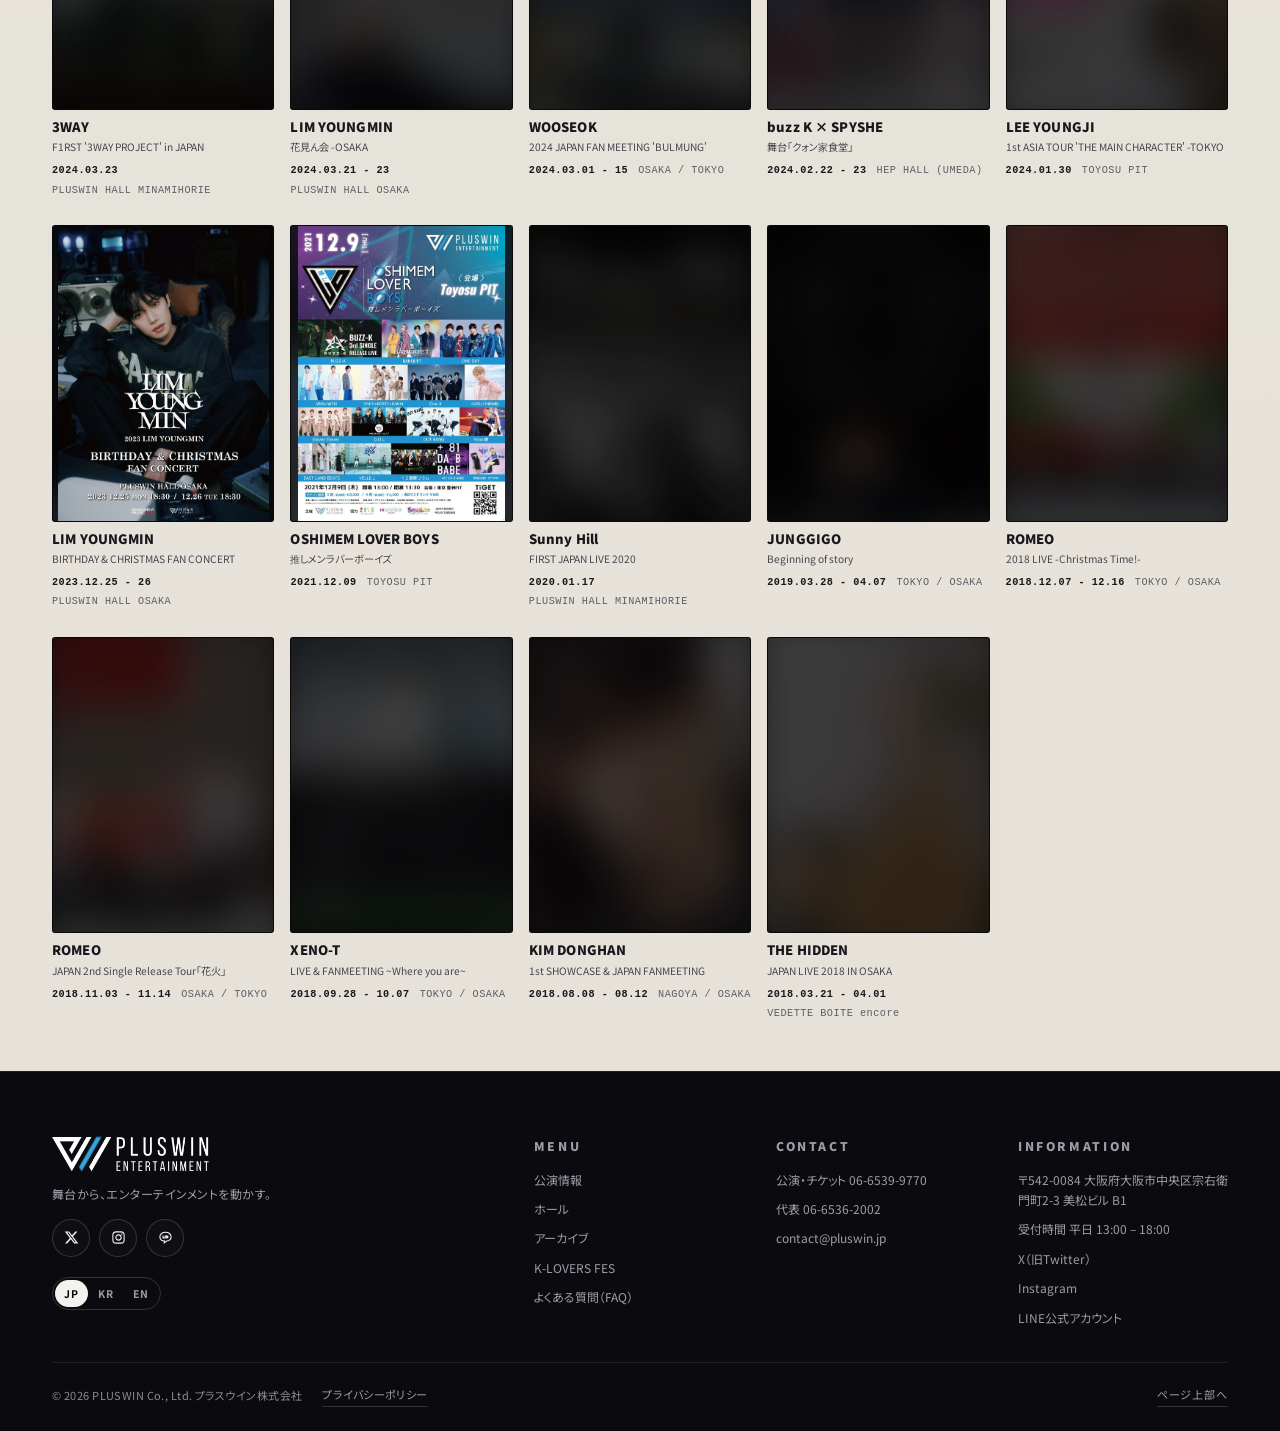
<file: archive.html>
<!DOCTYPE html>
<html lang="ja" data-lang="ja">
<head>
<meta charset="utf-8">
<meta name="viewport" content="width=device-width, initial-scale=1">
<title>過去公演アーカイブ | PLUSWIN — プラスウイン株式会社</title>
<meta name="description" content="2018年以降、プラスウインが企画・制作・運営してきた公演のアーカイブ。公演日と会場を一覧でご覧いただけます。">
<meta name="theme-color" content="#f4f2ed">
<script>/* theme first, before any paint: a stored choice or ?theme=dark|light is
   applied to <html data-theme> here so a page never flashes the other skin */
(function(){var d=document.documentElement,t=null;
try{t=new URLSearchParams(location.search).get("theme")}catch(e){}
if(t!=="dark"&&t!=="light"){try{t=localStorage.getItem("pluswin.theme")}catch(e){}}
else{try{localStorage.setItem("pluswin.theme",t)}catch(e){}}
if(t!=="dark"&&t!=="light")t="light";
d.setAttribute("data-theme",t);
var m=document.querySelector('meta[name="theme-color"]');
if(m)m.setAttribute("content",t==="dark"?"#08080a":"#f4f2ed");})();</script>
<script async src="https://www.googletagmanager.com/gtag/js?id=G-80L7MBMH2J"></script>
<script>window.dataLayer=window.dataLayer||[];function gtag(){dataLayer.push(arguments)}
gtag("js",new Date());gtag("config","G-80L7MBMH2J");</script>
<meta name="robots" content="noindex, nofollow">
<meta property="og:title" content="過去公演アーカイブ | PLUSWIN — プラスウイン株式会社">
<meta property="og:description" content="2018年以降、プラスウインが企画・制作・運営してきた公演のアーカイブ。公演日と会場を一覧でご覧いただけます。">
<meta property="og:type" content="website">
<meta property="og:image" content="https://hkw8102.github.io/-/assets/img/hall/stage-full.jpg">
<link rel="icon" href="assets/favicon.png" sizes="64x64" type="image/png">
<link rel="apple-touch-icon" href="assets/favicon-180.png">
<link rel="stylesheet" href="styles.css?v=20261128y">
</head>
<body data-page="archive">
<div class="grain" aria-hidden="true"></div>

<header class="site-header" id="siteHeader">
  <div class="wrap header-inner">
    <a class="brand" href="index.html" aria-label="PLUSWIN ENTERTAINMENT">
      <img class="brand-logo" src="assets/img/pluswin-logo.png" alt="PLUSWIN ENTERTAINMENT" width="297" height="68">
    </a>

    <nav class="nav" id="mainNav" aria-label="Main">
      <a href="index.html#events" data-i18n="nav.events">公演情報</a>
      <a href="hall.html" data-i18n="nav.hall">ホール</a>
      <a href="archive.html" data-i18n="nav.archive" aria-current="page">アーカイブ</a>
      <a href="klovers.html" data-i18n="nav.klovers">K-LOVERS FES</a>
      <a href="index.html#contact" data-i18n="nav.contact">お問い合わせ</a>
    
      <div class="nav-theme" role="group" aria-label="Theme" data-i18n-aria="theme.label">
        <span class="nav-theme-lab" data-i18n="theme.label">表示テーマ</span>
        <button class="nav-theme-btn" type="button" data-theme-btn="light" aria-pressed="true"><svg viewBox="0 0 24 24" aria-hidden="true"><circle cx="12" cy="12" r="4.1"/><path d="M12 2.6v2.2M12 19.2v2.2M2.6 12h2.2M19.2 12h2.2M5.4 5.4l1.6 1.6M17 17l1.6 1.6M18.6 5.4L17 7M7 17l-1.6 1.6"/></svg><span data-i18n="theme.light">ライト</span></button>
        <button class="nav-theme-btn" type="button" data-theme-btn="dark" aria-pressed="false"><svg viewBox="0 0 24 24" aria-hidden="true"><path d="M20.6 14.3A8.7 8.7 0 0 1 9.7 3.4a8.7 8.7 0 1 0 10.9 10.9Z"/></svg><span data-i18n="theme.dark">ダーク</span></button>
      </div>
    </nav>

    <div class="header-right">
      <div class="lang" role="group" aria-label="Language / 言語">
        <button type="button" data-lang-btn="ja" aria-pressed="true">JP</button>
        <button type="button" data-lang-btn="ko" aria-pressed="false">KR</button>
        <button type="button" data-lang-btn="en" aria-pressed="false">EN</button>
      </div>
      <div class="theme-sw" role="group" aria-label="Theme" data-i18n-aria="theme.label">
        <button type="button" data-theme-btn="light" aria-pressed="true" aria-label="Light" data-i18n-aria="theme.light" title="Light" data-i18n-title="theme.light"><svg viewBox="0 0 24 24" aria-hidden="true"><circle cx="12" cy="12" r="4.1"/><path d="M12 2.6v2.2M12 19.2v2.2M2.6 12h2.2M19.2 12h2.2M5.4 5.4l1.6 1.6M17 17l1.6 1.6M18.6 5.4L17 7M7 17l-1.6 1.6"/></svg></button>
        <button type="button" data-theme-btn="dark" aria-pressed="false" aria-label="Dark" data-i18n-aria="theme.dark" title="Dark" data-i18n-title="theme.dark"><svg viewBox="0 0 24 24" aria-hidden="true"><path d="M20.6 14.3A8.7 8.7 0 0 1 9.7 3.4a8.7 8.7 0 1 0 10.9 10.9Z"/></svg></button>
      </div>
      <a class="btn btn-line header-cta" href="hall.html#rental-form" data-i18n="nav.rentalCta">レンタル相談</a>
      <button class="menu-toggle" id="menuToggle" type="button" aria-expanded="false" aria-controls="mainNav" aria-label="Menu">
        <span></span><span></span>
      </button>
    </div>
  </div>
</header>

<main id="top">

  <section class="page-head">
    <div class="wrap">
      <a class="back-link" href="index.html"><svg viewBox="0 0 24 24" aria-hidden="true"><path d="M19 12H6M11 18l-6-6 6-6"/></svg><span data-i18n="page.back">メインへ</span></a>
      <p class="eyebrow" data-i18n="archive.eyebrow">ARCHIVE</p>
      <h1 class="page-title" data-i18n="archive.title">過去公演アーカイブ</h1>
      <p class="page-lead" data-i18n="archive.lead">2018年以降、プラスウインが企画・制作・運営してきた公演の記録です。公演日と会場を一覧でご覧いただけます。</p>
    </div>
  </section>

  <section class="section section-tight section-alt arch-page">
    <div class="wrap">
      <div class="archive-toolbar">
        <div class="filter-row" id="pastFilters" role="group" aria-label="Filter past events"><!-- year buttons rendered by site.js from the archive data --></div>
        <p class="archive-count"><b id="archiveCount">55</b><span data-i18n="events.pastShows">公演</span></p>
        <a class="link-arrow" href="klovers.html" data-i18n="archive.kloversCta">K-LOVERS FES の歴代開催はこちら</a>
      </div>

      <div class="arch-grid" id="pastGrid"><!-- rendered by site.js --></div>
    </div>
  </section>

</main>

<footer class="site-footer">
  <div class="wrap">
    <div class="footer-top">
      <div class="footer-brand">
        <img class="footer-logo" src="assets/img/pluswin-logo.png" alt="PLUSWIN ENTERTAINMENT" width="297" height="68">
        <p data-i18n="footer.tagline">舞台から、エンターテインメントを動かす。</p>
        <div class="sns-links sns-links-footer">
          <a class="sns-icon" href="https://x.com/mh_klovers" target="_blank" rel="noopener noreferrer" aria-label="X — @mh_klovers"><svg class="sns-x" viewBox="0 0 24 24" aria-hidden="true"><path d="M18.244 2.25h3.308l-7.227 8.26 8.502 11.24H16.17l-5.214-6.817L4.99 21.75H1.68l7.73-8.835L1.254 2.25H8.08l4.713 6.231zm-1.161 17.52h1.833L7.084 4.126H5.117z"/></svg></a>
          <a class="sns-icon" href="https://www.instagram.com/kloversxpluswin/" target="_blank" rel="noopener noreferrer" aria-label="Instagram — @kloversxpluswin"><svg class="sns-ig" viewBox="0 0 24 24" fill="none" stroke="currentColor" stroke-width="1.7" aria-hidden="true"><rect x="3" y="3" width="18" height="18" rx="5.2"/><circle cx="12" cy="12" r="4.2"/><circle cx="17.3" cy="6.7" r="1.05" fill="currentColor" stroke="none"/></svg></a>
          <a class="sns-icon" href="https://page.line.me/skz6050p" target="_blank" rel="noopener noreferrer" aria-label="LINE — K-LOVERS"><svg class="sns-line" viewBox="0 0 24 24" fill="none" stroke="currentColor" stroke-width="1.7" aria-hidden="true"><path d="M12 3.5c-5 0-9 3.2-9 7.2 0 3.6 3.2 6.6 7.6 7.1l-.4 2.7 3.6-2.8c4.2-.6 7.2-3.5 7.2-7 0-4-4-7.2-9-7.2z"/><path d="M8 9.2v3.4h1.8M11.4 9.2v3.4M13.4 12.6V9.2l2.3 3.4V9.2" stroke-linecap="round" stroke-linejoin="round"/></svg></a>
        </div>
        <div class="lang lang-footer" role="group" aria-label="Language">
          <button type="button" data-lang-btn="ja" aria-pressed="true">JP</button>
          <button type="button" data-lang-btn="ko" aria-pressed="false">KR</button>
          <button type="button" data-lang-btn="en" aria-pressed="false">EN</button>
        </div>
      </div>

      <div class="footer-cols">
        <div class="footer-col">
          <p class="footer-head" data-i18n="footer.menuHead">MENU</p>
          <a href="index.html#events" data-i18n="nav.events">公演情報</a>
          <a href="hall.html" data-i18n="nav.hall">ホール</a>
          <a href="archive.html" data-i18n="nav.archive">アーカイブ</a>
          <a href="klovers.html" data-i18n="nav.klovers">K-LOVERS FES</a>
          <a href="hall.html#faq" data-i18n="faq.link">よくある質問（FAQ）</a>
        </div>
        <div class="footer-col">
          <p class="footer-head" data-i18n="footer.contactHead">CONTACT</p>
          <a href="tel:+81665399770" data-i18n="footer.telEvent">公演・チケット 06-6539-9770</a>
          <a href="tel:+81665362002" data-i18n="footer.telMain">代表 06-6536-2002</a>
          <a href="mailto:contact@pluswin.jp">contact@pluswin.jp</a>
        </div>
        <div class="footer-col">
          <p class="footer-head" data-i18n="footer.infoHead">INFORMATION</p>
          <p data-i18n="footer.addr">〒542-0084 大阪府大阪市中央区宗右衛門町2-3 美松ビル B1</p>
          <p data-i18n="footer.hours">受付時間 平日 13:00 – 18:00</p>
          <a href="https://x.com/mh_klovers" target="_blank" rel="noopener noreferrer" data-i18n="sns.xLink">X（旧Twitter）</a>
          <a href="https://www.instagram.com/kloversxpluswin/" target="_blank" rel="noopener noreferrer" data-i18n="sns.igLink">Instagram</a>
          <a href="https://page.line.me/skz6050p" target="_blank" rel="noopener noreferrer" data-i18n="sns.lineLink">LINE公式アカウント</a>
        </div>
      </div>
    </div>

    <div class="footer-bottom">
      <div class="footer-legal">
        <p class="copyright" data-i18n="footer.copyright">© 2026 PLUSWIN Co., Ltd. プラスウイン株式会社</p>
        <a class="footer-privacy" href="privacy.html" data-i18n="footer.privacy">プライバシーポリシー</a>
      </div>
      <a class="to-top" href="#top" data-i18n="footer.toTop">ページ上部へ</a>
    </div>
  </div>
</footer>

<script src="assets/js/analytics.js?v=20261128y"></script>
<script src="assets/js/theme.js?v=20261128y"></script>
<script src="assets/js/data.js?v=20261128y"></script>
<script src="assets/js/i18n-extra.js?v=20261128y"></script>
<script src="assets/js/site.js?v=20261128y"></script>
</body>
</html>
</file>
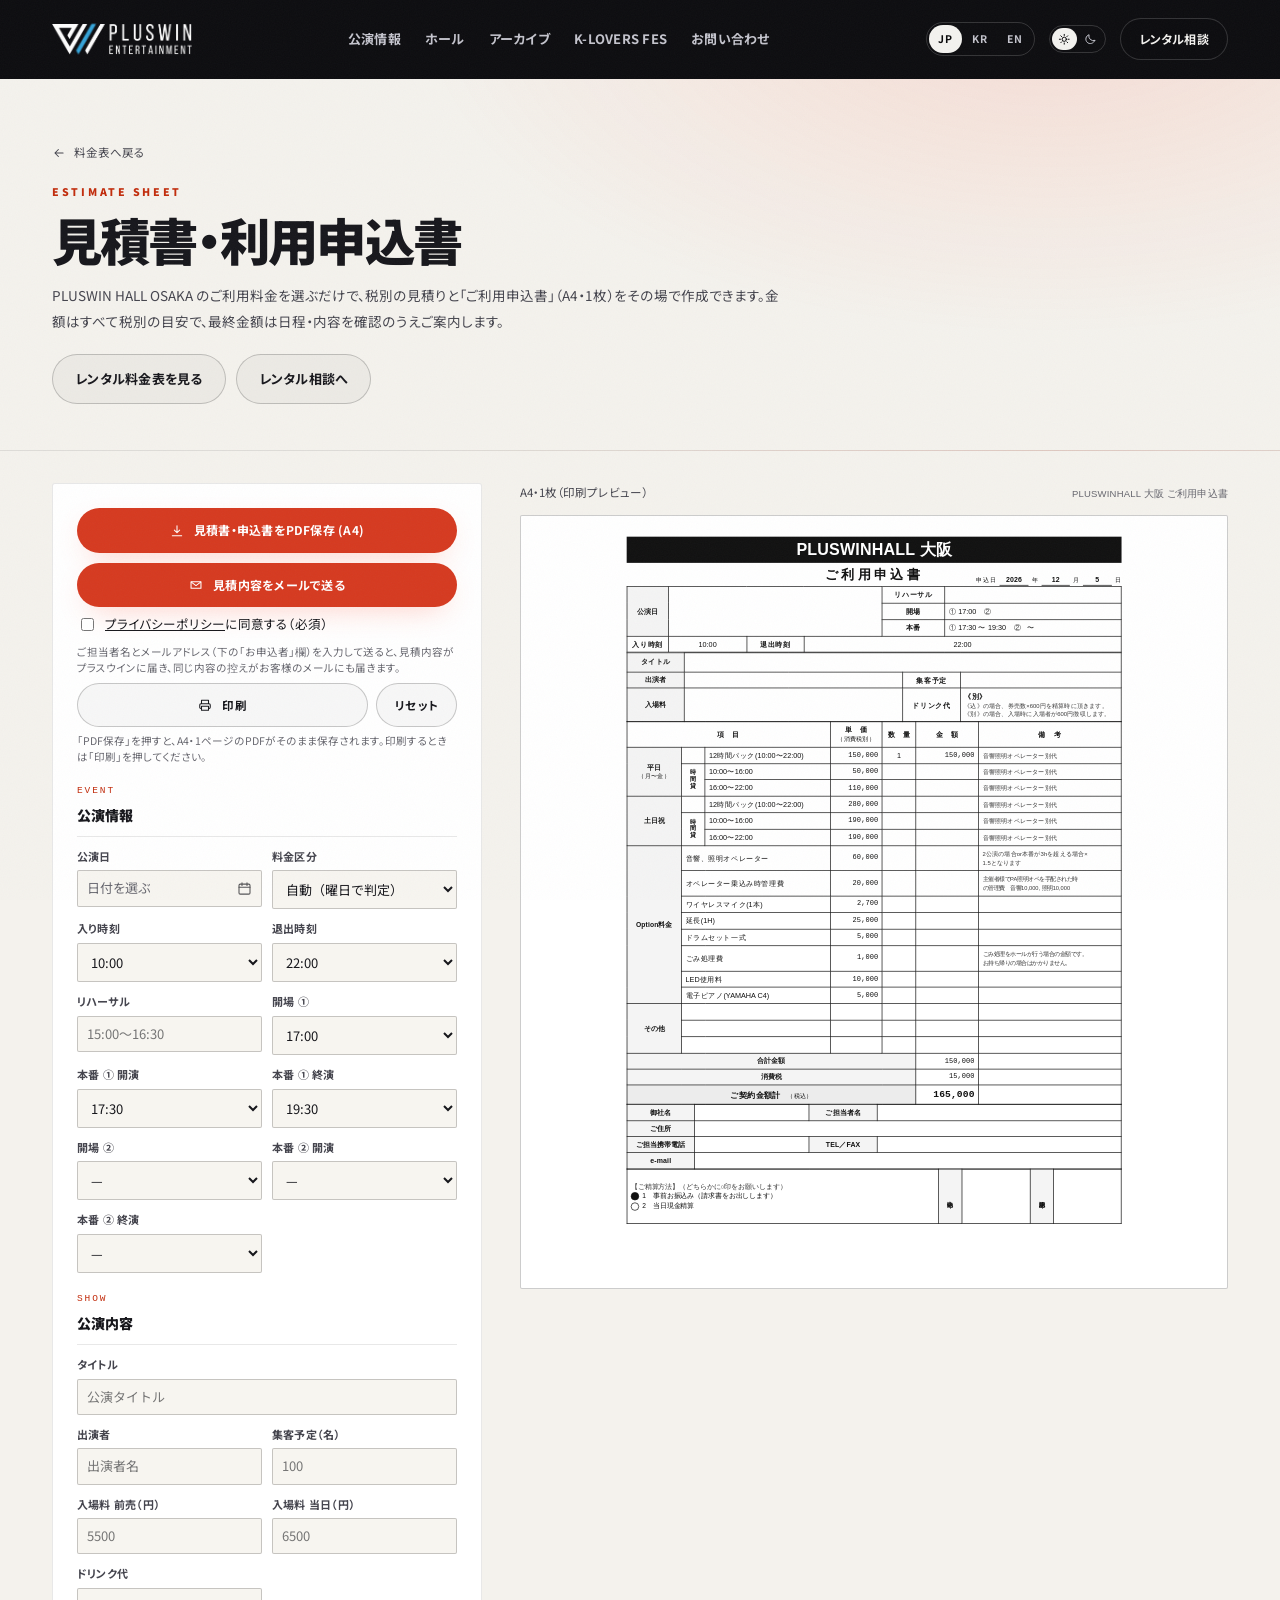
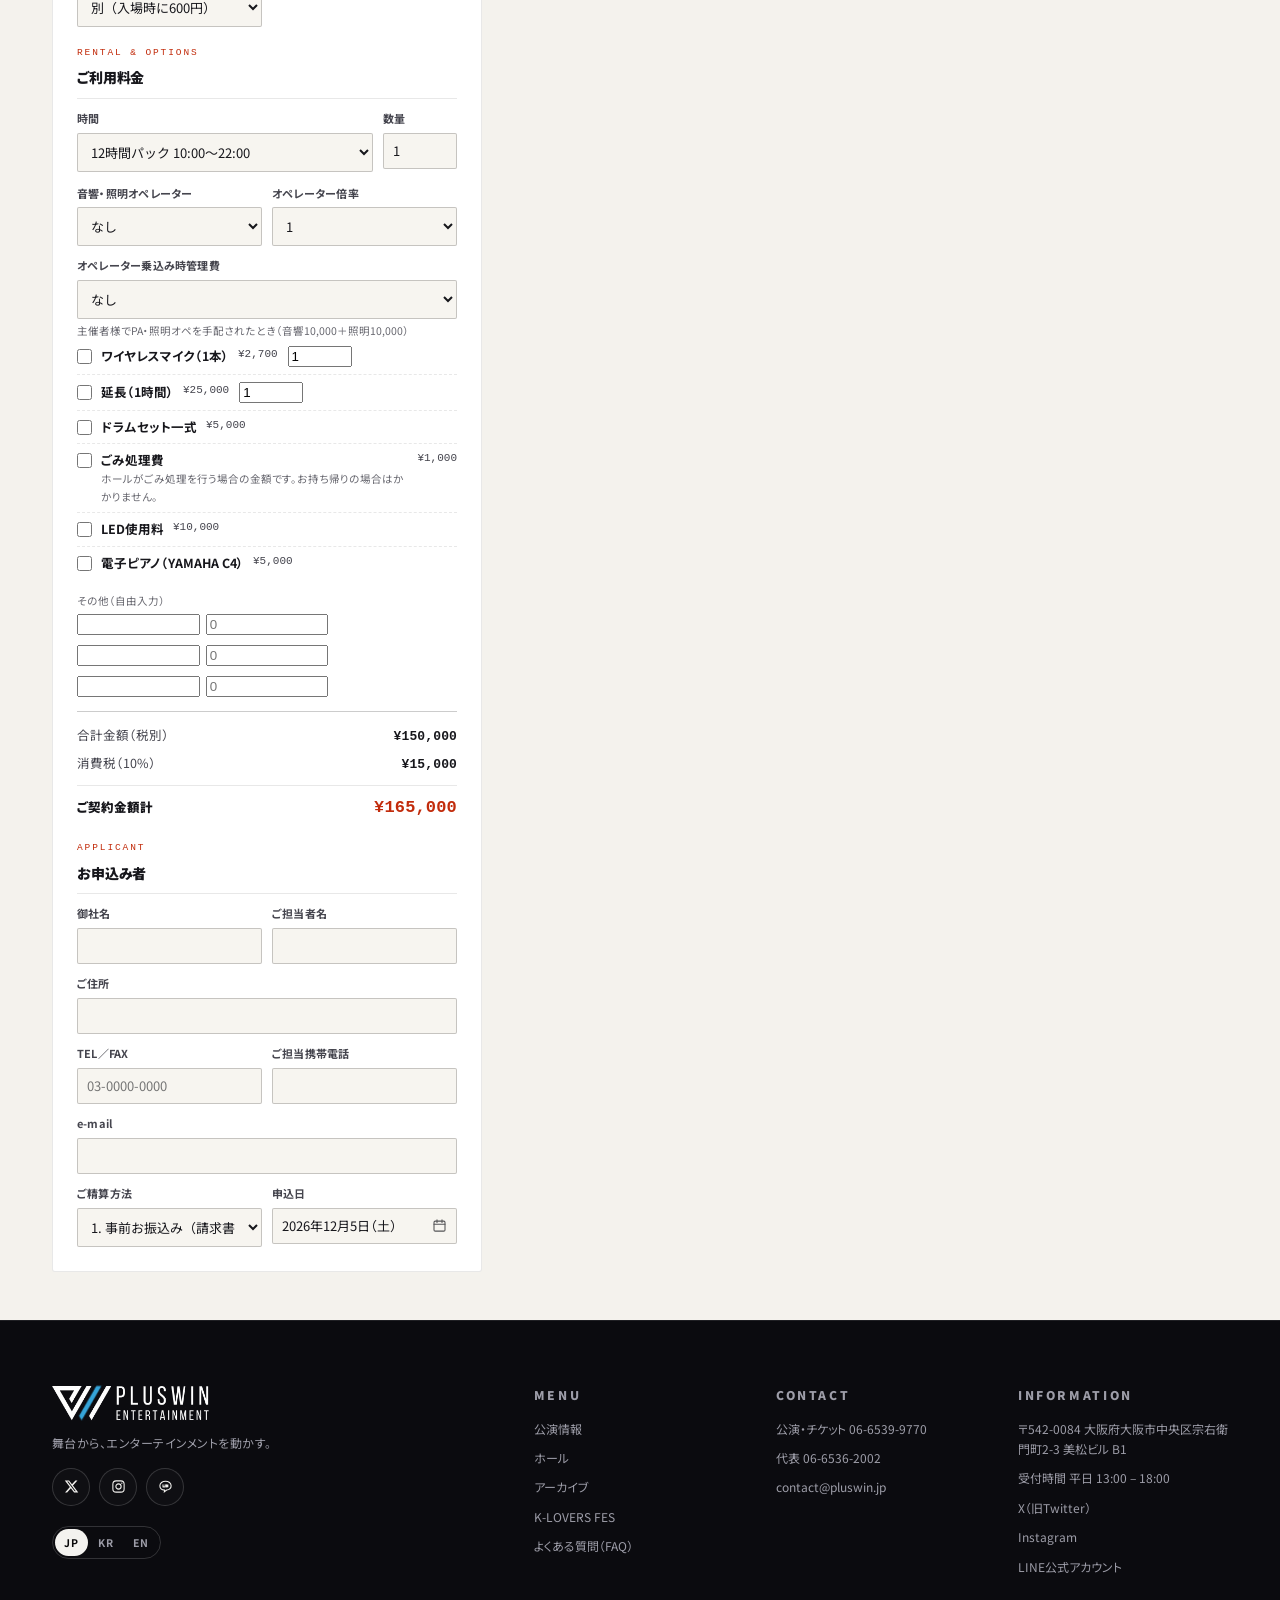
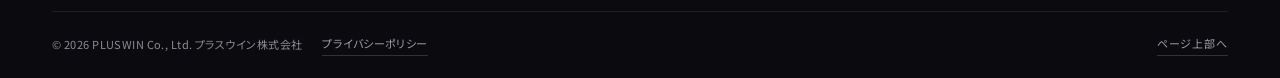
<file: estimate.html>
<!DOCTYPE html>
<html lang="ja" data-lang="ja">
<head>
<meta charset="utf-8">
<meta name="viewport" content="width=device-width, initial-scale=1">
<title>見積書・利用申込書の作成 | PLUSWIN HALL OSAKA</title>
<meta name="description" content="PLUSWIN HALL OSAKA の利用料金を選ぶだけで、税別の見積りとご利用申込書（A4）をその場で作成・印刷できます。">
<meta name="theme-color" content="#f4f2ed">
<script>/* theme first, before any paint: a stored choice or ?theme=dark|light is
   applied to <html data-theme> here so a page never flashes the other skin */
(function(){var d=document.documentElement,t=null;
try{t=new URLSearchParams(location.search).get("theme")}catch(e){}
if(t!=="dark"&&t!=="light"){try{t=localStorage.getItem("pluswin.theme")}catch(e){}}
else{try{localStorage.setItem("pluswin.theme",t)}catch(e){}}
if(t!=="dark"&&t!=="light")t="light";
d.setAttribute("data-theme",t);
var m=document.querySelector('meta[name="theme-color"]');
if(m)m.setAttribute("content",t==="dark"?"#08080a":"#f4f2ed");})();</script>
<script async src="https://www.googletagmanager.com/gtag/js?id=G-80L7MBMH2J"></script>
<script>window.dataLayer=window.dataLayer||[];function gtag(){dataLayer.push(arguments)}
gtag("js",new Date());gtag("config","G-80L7MBMH2J");</script>
<meta name="robots" content="noindex, nofollow">
<meta property="og:title" content="見積書・利用申込書の作成 | PLUSWIN HALL OSAKA">
<meta property="og:description" content="PLUSWIN HALL OSAKA の利用料金を選ぶだけで、税別の見積りとご利用申込書（A4）をその場で作成・印刷できます。">
<meta property="og:type" content="website">
<meta property="og:image" content="https://hkw8102.github.io/-/assets/img/hall/stage-full.jpg">
<link rel="icon" href="assets/favicon.png" sizes="64x64" type="image/png">
<link rel="apple-touch-icon" href="assets/favicon-180.png">
<link rel="stylesheet" href="styles.css?v=20261128y">
<link rel="stylesheet" href="assets/css/estimate.css?v=20261128y">
</head>
<body data-page="estimate">
<div class="grain" aria-hidden="true"></div>

<header class="site-header" id="siteHeader">
  <div class="wrap header-inner">
    <a class="brand" href="index.html" aria-label="PLUSWIN ENTERTAINMENT">
      <img class="brand-logo" src="assets/img/pluswin-logo.png" alt="PLUSWIN ENTERTAINMENT" width="297" height="68">
    </a>

    <nav class="nav" id="mainNav" aria-label="Main">
      <a href="index.html#events" data-i18n="nav.events">公演情報</a>
      <a href="hall.html" data-i18n="nav.hall">ホール</a>
      <a href="archive.html" data-i18n="nav.archive">アーカイブ</a>
      <a href="klovers.html" data-i18n="nav.klovers">K-LOVERS FES</a>
      <a href="index.html#contact" data-i18n="nav.contact">お問い合わせ</a>
    
      <div class="nav-theme" role="group" aria-label="Theme" data-i18n-aria="theme.label">
        <span class="nav-theme-lab" data-i18n="theme.label">表示テーマ</span>
        <button class="nav-theme-btn" type="button" data-theme-btn="light" aria-pressed="true"><svg viewBox="0 0 24 24" aria-hidden="true"><circle cx="12" cy="12" r="4.1"/><path d="M12 2.6v2.2M12 19.2v2.2M2.6 12h2.2M19.2 12h2.2M5.4 5.4l1.6 1.6M17 17l1.6 1.6M18.6 5.4L17 7M7 17l-1.6 1.6"/></svg><span data-i18n="theme.light">ライト</span></button>
        <button class="nav-theme-btn" type="button" data-theme-btn="dark" aria-pressed="false"><svg viewBox="0 0 24 24" aria-hidden="true"><path d="M20.6 14.3A8.7 8.7 0 0 1 9.7 3.4a8.7 8.7 0 1 0 10.9 10.9Z"/></svg><span data-i18n="theme.dark">ダーク</span></button>
      </div>
    </nav>

    <div class="header-right">
      <div class="lang" role="group" aria-label="Language / 言語">
        <button type="button" data-lang-btn="ja" aria-pressed="true">JP</button>
        <button type="button" data-lang-btn="ko" aria-pressed="false">KR</button>
        <button type="button" data-lang-btn="en" aria-pressed="false">EN</button>
      </div>
      <div class="theme-sw" role="group" aria-label="Theme" data-i18n-aria="theme.label">
        <button type="button" data-theme-btn="light" aria-pressed="true" aria-label="Light" data-i18n-aria="theme.light" title="Light" data-i18n-title="theme.light"><svg viewBox="0 0 24 24" aria-hidden="true"><circle cx="12" cy="12" r="4.1"/><path d="M12 2.6v2.2M12 19.2v2.2M2.6 12h2.2M19.2 12h2.2M5.4 5.4l1.6 1.6M17 17l1.6 1.6M18.6 5.4L17 7M7 17l-1.6 1.6"/></svg></button>
        <button type="button" data-theme-btn="dark" aria-pressed="false" aria-label="Dark" data-i18n-aria="theme.dark" title="Dark" data-i18n-title="theme.dark"><svg viewBox="0 0 24 24" aria-hidden="true"><path d="M20.6 14.3A8.7 8.7 0 0 1 9.7 3.4a8.7 8.7 0 1 0 10.9 10.9Z"/></svg></button>
      </div>
      <a class="btn btn-line header-cta" href="hall.html#rental-form" data-i18n="nav.rentalCta">レンタル相談</a>
      <button class="menu-toggle" id="menuToggle" type="button" aria-expanded="false" aria-controls="mainNav" aria-label="Menu">
        <span></span><span></span>
      </button>
    </div>
  </div>
</header>

<main id="top">

  <section class="page-head">
    <div class="wrap">
      <a class="back-link" href="hall.html#rates"><svg viewBox="0 0 24 24" aria-hidden="true"><path d="M19 12H6M11 18l-6-6 6-6"/></svg><span data-q="back">料金表へ戻る</span></a>
      <p class="eyebrow" data-q="eyebrow">ESTIMATE SHEET</p>
      <h1 class="page-title" data-q="title">見積書・利用申込書</h1>
      <p class="page-lead" data-q="lead">PLUSWIN HALL OSAKA のご利用料金を選ぶだけで、税別の見積りと「ご利用申込書」（A4・1枚）をその場で作成できます。金額はすべて税別です。</p>
      <div class="page-actions hall-actions">
        <a class="btn btn-line" href="hall.html#rates" data-q="backBtn">レンタル料金表を見る</a>
        <a class="btn btn-line" href="hall.html#rental-form" data-q="availBtn">レンタル相談へ</a>
      </div>
    </div>
  </section>

  <section class="section section-tight est-section">
    <div class="wrap est-layout">

      <!-- ================= INPUT PANEL ================= -->
      <aside class="est-panel no-print" aria-label="Estimate builder">

        <div class="est-tools est-tools-main">
          <button class="btn btn-solid" id="btnSavePdf" type="button">
            <svg viewBox="0 0 24 24" aria-hidden="true"><path d="M12 3v11M7.5 10.5 12 15l4.5-4.5M4 20h16"/></svg>
            <span data-q="savePdf">見積書・申込書をPDF保存 (A4)</span>
          </button>
        </div>
        <div class="est-tools est-tools-mail">
          <button class="btn btn-solid" id="btnMail" type="button">
            <svg viewBox="0 0 24 24" aria-hidden="true"><path d="M3.5 6.5h17v11h-17z"/><path d="m4 7 8 6 8-6"/></svg>
            <span data-q="mailSend">見積内容をメールで送る</span>
          </button>
          <label class="est-consent"><input type="checkbox" id="f-consent"> <span><a href="privacy.html" target="_blank" rel="noopener" data-q="consentLink">プライバシーポリシー</a><span data-q="consentTail">に同意する（必須）</span></span></label>
          <p class="est-hint" data-q="mailHint">ご担当者名とメールアドレス（下の「お申込者」欄）を入力して送ると、見積内容がプラスウインに届き、同じ内容の控えがお客様のメールにも届きます。</p>
          <p class="est-mailnote" id="mailNote" hidden aria-live="polite"></p>
        </div>
        <div class="est-tools est-tools-sub">
          <button class="btn btn-line" id="btnPrint" type="button">
            <svg viewBox="0 0 24 24" aria-hidden="true"><path d="M6 9V4h12v5M6 18H5a2 2 0 0 1-2-2v-4a2 2 0 0 1 2-2h14a2 2 0 0 1 2 2v4a2 2 0 0 1-2 2h-1M6 14h12v7H6z"/></svg>
            <span data-q="print">印刷</span>
          </button>
          <button class="btn btn-line" id="btnReset" type="button"><span data-q="reset">リセット</span></button>
        </div>
        <p class="est-hint" data-q="toolsHint">「PDF保存」を押すと、A4・1ページのPDFがそのまま保存されます。印刷するときは「印刷」を押してください。</p>
        <p class="est-pdfnote" id="pdfNote" hidden aria-live="polite">
          <span id="pdfNoteText" data-q="pdfDone">PDFを作成しました。</span>
          <a id="pdfOpen" class="est-pdflink" target="_blank" rel="noopener" download hidden><span data-q="pdfOpen">PDFを開く</span></a>
          <button class="btn btn-line" id="btnShare" type="button" hidden><span data-q="pdfShare">共有</span></button>
        </p>

        <!-- 1. event -->
        <fieldset class="est-group">
          <legend><span data-q="g1k">EVENT</span><b data-q="g1">公演情報</b></legend>
          <div class="est-grid g2">
            <label class="est-field"><span data-q="date">公演日</span><input id="f-date" type="date"></label>
            <label class="est-field"><span data-q="rateClass">料金区分</span>
              <select id="f-rate">
                <option value="auto" data-q="rateAuto">自動（曜日で判定）</option>
                <option value="weekday" data-q="rateWeekday">平日（月〜金）</option>
                <option value="holiday" data-q="rateHoliday">土日祝</option>
              </select>
            </label>
          </div>
          <p class="est-hint" id="rateHint"></p>
          <div class="est-grid g2" style="margin-top:10px">
            <label class="est-field"><span data-q="inTime">入り時刻</span><input id="f-in" type="time" value="10:00"></label>
            <label class="est-field"><span data-q="outTime">退出時刻</span><input id="f-out" type="time" value="22:00"></label>
            <label class="est-field"><span data-q="rehearsal">リハーサル</span><input id="f-rehearsal" type="text" data-q-ph="rehearsePh" placeholder="15:00〜16:30"></label>
            <label class="est-field"><span data-q="open1">開場 ①</span><input id="f-open1" type="time" value="17:00"></label>
            <label class="est-field"><span data-q="start1">本番 ① 開演</span><input id="f-start1" type="time" value="17:30"></label>
            <label class="est-field"><span data-q="end1">本番 ① 終演</span><input id="f-end1" type="time" value="19:30"></label>
            <label class="est-field"><span data-q="open2">開場 ②</span><input id="f-open2" type="time"></label>
            <label class="est-field"><span data-q="start2">本番 ② 開演</span><input id="f-start2" type="time"></label>
            <label class="est-field"><span data-q="end2">本番 ② 終演</span><input id="f-end2" type="time"></label>
          </div>
        </fieldset>

        <!-- 2. show -->
        <fieldset class="est-group">
          <legend><span data-q="g2k">SHOW</span><b data-q="g2">公演内容</b></legend>
          <div class="est-grid">
            <label class="est-field"><span data-q="showTitle">タイトル</span><input id="f-title" type="text" data-q-ph="titlePh" placeholder=""></label>
          </div>
          <div class="est-grid g2" style="margin-top:10px">
            <label class="est-field"><span data-q="artist">出演者</span><input id="f-artist" type="text" data-q-ph="artistPh" placeholder=""></label>
            <label class="est-field"><span data-q="cap">集客予定（名）</span><input id="f-cap" type="number" min="0" step="1" placeholder="100"></label>
            <label class="est-field"><span data-q="adv">入場料 前売（円）</span><input id="f-adv" type="number" min="0" step="1" placeholder="5500"></label>
            <label class="est-field"><span data-q="door">入場料 当日（円）</span><input id="f-door" type="number" min="0" step="1" placeholder="6500"></label>
            <label class="est-field"><span data-q="drink">ドリンク代</span>
              <select id="f-drink">
                <option value="sep" data-q="drinkSep">別（入場時に600円）</option>
                <option value="inc" data-q="drinkInc">込（券売数×600円を精算時）</option>
              </select>
            </label>
          </div>
        </fieldset>

        <!-- 3. price -->
        <fieldset class="est-group">
          <legend><span data-q="g3k">RENTAL &amp; OPTIONS</span><b data-q="g3">ご利用料金</b></legend>
          <div class="est-grid g2 g-plan">
            <label class="est-field"><span data-q="plan">時間</span>
              <select id="f-plan">
                <option value="12" data-q="plan12">12時間パック 10:00〜22:00</option>
                <option value="am" data-q="planAm">10:00〜16:00（6時間）</option>
                <option value="pm" data-q="planPm">16:00〜22:00（6時間）</option>
              </select>
            </label>
            <label class="est-field"><span data-q="qty">数量</span><input id="f-qty" type="number" min="0" step="1" value="1"></label>
          </div>
          <p class="est-hint" id="planHint"></p>

          <div style="margin-top:12px">
            <div class="est-grid g2" style="margin-bottom:10px">
              <label class="est-field"><span data-q="optOp">音響・照明オペレーター</span>
                <select id="f-op">
                  <option value="0" data-q="optOpNone">なし</option>
                  <option value="both" data-q="optOpBoth">音響と照明（¥60,000）</option>
                  <option value="sound" data-q="optOpSound">音響のみ（¥30,000）</option>
                  <option value="light" data-q="optOpLight">照明のみ（¥30,000）</option>
                </select>
              </label>
              <label class="est-field"><span data-q="optMul">オペレーター倍率</span>
                <select id="f-opmul">
                  <option value="1" data-q="optMul1">1</option>
                  <option value="1.5" data-q="optMul15">1.5（2公演・本番3時間超）</option>
                </select>
              </label>
            </div>
            <label class="est-field"><span data-q="optMgmt">オペレーター乗込み時管理費</span>
              <select id="f-mgmt">
                <option value="0" data-q="optMgmtNone">なし</option>
                <option value="both" data-q="optMgmtBoth">音響と照明（¥20,000）</option>
                <option value="sound" data-q="optMgmtSound">音響のみ（¥10,000）</option>
                <option value="light" data-q="optMgmtLight">照明のみ（¥10,000）</option>
              </select>
            </label>
            <p class="est-hint" data-q="optMgmtNote" style="margin-top:4px">主催者様でPA・照明オペを手配されたとき（音響10,000＋照明10,000）</p>
            <div class="est-rowcheck">
              <label class="est-check"><input type="checkbox" id="f-mic"><b data-q="optMic">ワイヤレスマイク（1本）</b><em>¥2,700</em></label>
              <input class="est-qty" id="f-micq" type="number" min="1" step="1" value="1" aria-label="mic qty">
            </div>
            <div class="est-rowcheck">
              <label class="est-check"><input type="checkbox" id="f-ext"><b data-q="optExt">延長（1時間）</b><em>¥25,000</em></label>
              <input class="est-qty" id="f-extq" type="number" min="1" step="1" value="1" aria-label="extension hours">
            </div>
            <div class="est-rowcheck">
              <label class="est-check"><input type="checkbox" id="f-drum"><b data-q="optDrum">ドラムセット一式</b><em>¥5,000</em></label>
            </div>
            <div class="est-rowcheck">
              <label class="est-check"><input type="checkbox" id="f-trash"><span><b data-q="optTrash">ごみ処理費</b><br><span class="est-hint" data-q="optTrashNote">ホールがごみ処理を行う場合の金額です。お持ち帰りの場合はかかりません。</span></span><em>¥1,000</em></label>
            </div>
            <div class="est-rowcheck">
              <label class="est-check"><input type="checkbox" id="f-led"><b data-q="optLed">LED使用料</b><em>¥10,000</em></label>
            </div>
            <div class="est-rowcheck">
              <label class="est-check"><input type="checkbox" id="f-piano"><b data-q="optPiano">電子ピアノ（YAMAHA C4）</b><em>¥5,000</em></label>
            </div>
          </div>

          <p class="est-hint" style="margin-top:14px" data-q="othersHead">その他（自由入力）</p>
          <div class="est-grid" style="margin-top:6px">
            <div class="est-grid g3" style="gap:6px">
              <input id="f-o1n" type="text" placeholder="" aria-label="other 1">
              <input id="f-o1a" type="number" min="0" step="1" placeholder="0" aria-label="other 1 amount">
            </div>
            <div class="est-grid g3" style="gap:6px">
              <input id="f-o2n" type="text" aria-label="other 2">
              <input id="f-o2a" type="number" min="0" step="1" placeholder="0" aria-label="other 2 amount">
            </div>
            <div class="est-grid g3" style="gap:6px">
              <input id="f-o3n" type="text" aria-label="other 3">
              <input id="f-o3a" type="number" min="0" step="1" placeholder="0" aria-label="other 3 amount">
            </div>
          </div>

          <div class="est-sum">
            <div><span data-q="sumItems">合計金額（税別）</span><b id="sum-sub">¥0</b></div>
            <div><span data-q="sumTax">消費税（10%）</span><b id="sum-tax">¥0</b></div>
            <div class="is-total"><span data-q="sumGrand">ご契約金額計</span><b id="sum-grand">¥0</b></div>
          </div>
        </fieldset>

        <!-- 4. applicant -->
        <fieldset class="est-group">
          <legend><span data-q="g4k">APPLICANT</span><b data-q="g4">お申込み者</b></legend>
          <div class="est-grid g2">
            <label class="est-field"><span data-q="company">御社名</span><input id="f-company" type="text"></label>
            <label class="est-field"><span data-q="person">ご担当者名</span><input id="f-person" type="text"></label>
            <label class="est-field" style="grid-column:1/-1"><span data-q="addr">ご住所</span><input id="f-addr" type="text"></label>
            <label class="est-field"><span data-q="tel">TEL／FAX</span><input id="f-tel" type="text" placeholder="03-0000-0000"></label>
            <label class="est-field"><span data-q="mobile">ご担当携帯電話</span><input id="f-mobile" type="text" inputmode="tel"></label>
            <label class="est-field" style="grid-column:1/-1"><span data-q="email">e-mail</span><input id="f-email" type="email"></label>
            <label class="est-field"><span data-q="pay">ご精算方法</span>
              <select id="f-pay">
                <option value="1" data-q="pay1">1. 事前お振込み（請求書をお出しします）</option>
                <option value="2" data-q="pay2">2. 当日現金精算</option>
              </select>
            </label>
            <label class="est-field"><span data-q="issued">申込日</span><input id="f-issued" type="date"></label>
          </div>
        </fieldset>

      </aside>

      <!-- ================= A4 PREVIEW ================= -->
      <div class="est-preview">
        <div class="est-preview-head">
          <p data-q="previewHint">A4・1枚（印刷プレビュー）</p>
          <span class="paper-jp" data-q="paperLabel">PLUSWINHALL 大阪 ご利用申込書</span>
        </div>
        <div class="paper-holder" id="paperHolder">
          <div class="paper" id="paper">

            <div class="p-bar">PLUSWINHALL 大阪</div>

            <div class="p-head">
              <p class="p-doctitle">ご利用申込書</p>
              <div class="p-issued"><i>申込日</i><span class="u" id="s-issued-y"></span><i>年</i><span class="u" id="s-issued-m"></span><i>月</i><span class="u" id="s-issued-d"></span><i>日</i></div>
            </div>

            <table class="p-top">
              <colgroup><col style="width:16mm"><col style="width:30mm"><col style="width:22mm"><col style="width:30mm"><col style="width:24mm"><col></colgroup>
              <tbody>
                <tr>
                  <td class="lb" rowspan="3">公演日</td>
                  <td class="c" colspan="3" rowspan="3" id="s-datecell"></td>
                  <td class="lb2">リハーサル</td>
                  <td id="s-rehearsal"></td>
                </tr>
                <tr>
                  <td class="lb2">開場</td>
                  <td><span class="dim">①</span> <span id="s-open1"></span>　<span class="dim">②</span> <span id="s-open2"></span></td>
                </tr>
                <tr>
                  <td class="lb2">本番</td>
                  <td><span class="dim">①</span> <span id="s-start1"></span> 〜 <span id="s-end1"></span>　<span class="dim">②</span> <span id="s-start2"></span> 〜 <span id="s-end2"></span></td>
                </tr>
                <tr>
                  <td class="lb2">入り時刻</td>
                  <td class="c" id="s-in"></td>
                  <td class="lb2">退出時刻</td>
                  <td class="c" colspan="3" id="s-out"></td>
                </tr>
              </tbody>
            </table>

            <table class="p-ev">
              <colgroup><col style="width:22mm"><col style="width:40mm"><col style="width:44mm"><col style="width:22mm"><col></colgroup>
              <tbody>
                <tr>
                  <td class="lb">タイトル</td>
                  <td class="big" colspan="4" id="s-title"></td>
                </tr>
                <tr>
                  <td class="lb">出演者</td>
                  <td colspan="2" id="s-artist"></td>
                  <td class="lb2">集客予定</td>
                  <td class="c" id="s-cap"></td>
                </tr>
                <tr>
                  <td class="lb">入場料</td>
                  <td colspan="2" id="s-price"></td>
                  <td class="lb2">ドリンク代</td>
                  <td id="s-drinkcell"></td>
                </tr>
              </tbody>
            </table>

            <table class="p-items">
              <colgroup><col style="width:21mm"><col style="width:9mm"><col style="width:48mm"><col style="width:20mm"><col style="width:13mm"><col style="width:24mm"><col></colgroup>
              <thead>
                <tr><th colspan="3">項　目</th><th>単　価<br><span style="font-weight:400;font-size:6.4pt">（消費税別）</span></th><th>数　量</th><th>金　額</th><th>備　考</th></tr>
              </thead>
              <tbody>
                <tr>
                  <td class="lb" rowspan="3">平日<br><span style="font-weight:400;font-size:6.4pt">（月〜金）</span></td>
                  <td></td>
                  <td>12時間パック(10:00〜22:00)</td>
                  <td class="r mono">150,000</td>
                  <td class="c" id="s-q-wd-12"></td>
                  <td class="r mono" id="s-a-wd-12"></td>
                  <td class="dim"><span style="font-size:6.6pt">音響照明オペレーター別代</span></td>
                </tr>
                <tr>
                  <td class="lb2" rowspan="2" style="font-size:6.6pt;line-height:1.1;padding:.4mm">時<br>間<br>貸</td>
                  <td>10:00〜16:00</td>
                  <td class="r mono">50,000</td>
                  <td class="c" id="s-q-wd-am"></td>
                  <td class="r mono" id="s-a-wd-am"></td>
                  <td class="dim"><span style="font-size:6.6pt">音響照明オペレーター別代</span></td>
                </tr>
                <tr>
                  <td>16:00〜22:00</td>
                  <td class="r mono">110,000</td>
                  <td class="c" id="s-q-wd-pm"></td>
                  <td class="r mono" id="s-a-wd-pm"></td>
                  <td class="dim"><span style="font-size:6.6pt">音響照明オペレーター別代</span></td>
                </tr>

                <tr>
                  <td class="lb" rowspan="3">土日祝</td>
                  <td></td>
                  <td>12時間パック(10:00〜22:00)</td>
                  <td class="r mono">280,000</td>
                  <td class="c" id="s-q-hd-12"></td>
                  <td class="r mono" id="s-a-hd-12"></td>
                  <td class="dim"><span style="font-size:6.6pt">音響照明オペレーター別代</span></td>
                </tr>
                <tr>
                  <td class="lb2" rowspan="2" style="font-size:6.6pt;line-height:1.1;padding:.4mm">時<br>間<br>貸</td>
                  <td>10:00〜16:00</td>
                  <td class="r mono">190,000</td>
                  <td class="c" id="s-q-hd-am"></td>
                  <td class="r mono" id="s-a-hd-am"></td>
                  <td class="dim"><span style="font-size:6.6pt">音響照明オペレーター別代</span></td>
                </tr>
                <tr>
                  <td>16:00〜22:00</td>
                  <td class="r mono">190,000</td>
                  <td class="c" id="s-q-hd-pm"></td>
                  <td class="r mono" id="s-a-hd-pm"></td>
                  <td class="dim"><span style="font-size:6.6pt">音響照明オペレーター別代</span></td>
                </tr>

                <tr>
                  <td class="lb" rowspan="8">Option料金</td>
                  <td colspan="2" id="s-n-op">音響、照明オペレーター</td>
                  <td class="r mono" id="s-u-op">60,000</td>
                  <td class="c" id="s-q-op"></td>
                  <td class="r mono" id="s-a-op"></td>
                  <td class="dim"><span style="font-size:6.4pt">2公演の場合or本番が3hを超える場合×<br>1.5となります</span></td>
                </tr>
                <tr>
                  <td colspan="2" id="s-n-mgmt">オペレーター乗込み時管理費</td>
                  <td class="r mono" id="s-u-mgmt">20,000</td>
                  <td class="c" id="s-q-mgmt"></td>
                  <td class="r mono" id="s-a-mgmt"></td>
                  <td class="dim"><span style="font-size:6.2pt">主催者様でPA照明オペを手配された時<br>の管理費　音響10,000, 照明10,000</span></td>
                </tr>
                <tr>
                  <td colspan="2">ワイヤレスマイク(1本)</td>
                  <td class="r mono">2,700</td>
                  <td class="c" id="s-q-mic"></td>
                  <td class="r mono" id="s-a-mic"></td>
                  <td></td>
                </tr>
                <tr>
                  <td colspan="2">延長(1H)</td>
                  <td class="r mono">25,000</td>
                  <td class="c" id="s-q-ext"></td>
                  <td class="r mono" id="s-a-ext"></td>
                  <td></td>
                </tr>
                <tr>
                  <td colspan="2">ドラムセット一式</td>
                  <td class="r mono">5,000</td>
                  <td class="c" id="s-q-drum"></td>
                  <td class="r mono" id="s-a-drum"></td>
                  <td></td>
                </tr>
                <tr>
                  <td colspan="2">ごみ処理費</td>
                  <td class="r mono">1,000</td>
                  <td class="c" id="s-q-trash"></td>
                  <td class="r mono" id="s-a-trash"></td>
                  <td class="dim"><span style="font-size:6.2pt">ごみ処理をホールが行う場合の金額です。<br>お持ち帰りの場合はかかりません。</span></td>
                </tr>
                <tr>
                  <td colspan="2">LED使用料</td>
                  <td class="r mono">10,000</td>
                  <td class="c" id="s-q-led"></td>
                  <td class="r mono" id="s-a-led"></td>
                  <td></td>
                </tr>
                <tr>
                  <td colspan="2">電子ピアノ(YAMAHA C4)</td>
                  <td class="r mono">5,000</td>
                  <td class="c" id="s-q-piano"></td>
                  <td class="r mono" id="s-a-piano"></td>
                  <td></td>
                </tr>

                <tr>
                  <td class="lb" rowspan="3">その他</td>
                  <td colspan="2" id="s-o1n"></td>
                  <td></td>
                  <td></td>
                  <td class="r mono" id="s-o1a"></td>
                  <td></td>
                </tr>
                <tr>
                  <td colspan="2" id="s-o2n"></td>
                  <td></td>
                  <td></td>
                  <td class="r mono" id="s-o2a"></td>
                  <td></td>
                </tr>
                <tr>
                  <td colspan="2" id="s-o3n"></td>
                  <td></td>
                  <td></td>
                  <td class="r mono" id="s-o3a"></td>
                  <td></td>
                </tr>

                <tr class="total">
                  <td class="lb" colspan="5">合計金額</td>
                  <td class="r mono" id="s-total"></td>
                  <td></td>
                </tr>
                <tr class="total">
                  <td class="lb" colspan="5">消費税</td>
                  <td class="r mono" id="s-tax"></td>
                  <td></td>
                </tr>
                <tr class="contract total">
                  <td class="lb" colspan="5">ご契約金額計<span style="font-weight:400;font-size:6.4pt">　（税込）</span></td>
                  <td class="r mono num" id="s-grand"></td>
                  <td></td>
                </tr>
              </tbody>
            </table>

            <table class="p-app app">
              <colgroup><col style="width:26mm"><col style="width:44mm"><col style="width:26mm"><col></colgroup>
              <tbody>
                <tr><td class="lb">御社名</td><td id="s-company"></td><td class="lb">ご担当者名</td><td id="s-person"></td></tr>
                <tr><td class="lb">ご住所</td><td colspan="3" id="s-addr"></td></tr>
                <tr><td class="lb">ご担当携帯電話</td><td id="s-mobile"></td><td class="lb">TEL／FAX</td><td id="s-tel"></td></tr>
                <tr><td class="lb">e-mail</td><td colspan="3" id="s-email"></td></tr>
              </tbody>
            </table>

            <table class="p-sign">
              <colgroup><col><col style="width:9mm"><col style="width:26mm"><col style="width:9mm"><col style="width:26mm"></colgroup>
              <tbody>
                <tr>
                  <td class="paycell">
                    <span class="dim">【ご精算方法】（どちらかに○印をお願いします）</span>
                    <span class="payopt" id="s-pay1"><span class="mark"></span>1　事前お振込み（請求書をお出しします）</span>
                    <span class="payopt" id="s-pay2"><span class="mark"></span>2　当日現金精算</span>
                  </td>
                  <td class="lb" style="writing-mode:vertical-rl;font-size:7pt;padding:1mm .6mm">申込印</td>
                  <td><span class="stamp"></span></td>
                  <td class="lb" style="writing-mode:vertical-rl;font-size:7pt;padding:1mm .6mm">承認印</td>
                  <td><span class="stamp"></span></td>
                </tr>
              </tbody>
            </table>

            <div class="p-fill"></div>
          </div>
        </div>
      </div>

    </div>
  </section>

</main>

<footer class="site-footer">
  <div class="wrap">
    <div class="footer-top">
      <div class="footer-brand">
        <img class="footer-logo" src="assets/img/pluswin-logo.png" alt="PLUSWIN ENTERTAINMENT" width="297" height="68">
        <p data-i18n="footer.tagline">舞台から、エンターテインメントを動かす。</p>
        <div class="sns-links sns-links-footer">
          <a class="sns-icon" href="https://x.com/mh_klovers" target="_blank" rel="noopener noreferrer" aria-label="X — @mh_klovers"><svg class="sns-x" viewBox="0 0 24 24" aria-hidden="true"><path d="M18.244 2.25h3.308l-7.227 8.26 8.502 11.24H16.17l-5.214-6.817L4.99 21.75H1.68l7.73-8.835L1.254 2.25H8.08l4.713 6.231zm-1.161 17.52h1.833L7.084 4.126H5.117z"/></svg></a>
          <a class="sns-icon" href="https://www.instagram.com/kloversxpluswin/" target="_blank" rel="noopener noreferrer" aria-label="Instagram — @kloversxpluswin"><svg class="sns-ig" viewBox="0 0 24 24" fill="none" stroke="currentColor" stroke-width="1.7" aria-hidden="true"><rect x="3" y="3" width="18" height="18" rx="5.2"/><circle cx="12" cy="12" r="4.2"/><circle cx="17.3" cy="6.7" r="1.05" fill="currentColor" stroke="none"/></svg></a>
          <a class="sns-icon" href="https://page.line.me/skz6050p" target="_blank" rel="noopener noreferrer" aria-label="LINE — K-LOVERS"><svg class="sns-line" viewBox="0 0 24 24" fill="none" stroke="currentColor" stroke-width="1.7" aria-hidden="true"><path d="M12 3.5c-5 0-9 3.2-9 7.2 0 3.6 3.2 6.6 7.6 7.1l-.4 2.7 3.6-2.8c4.2-.6 7.2-3.5 7.2-7 0-4-4-7.2-9-7.2z"/><path d="M8 9.2v3.4h1.8M11.4 9.2v3.4M13.4 12.6V9.2l2.3 3.4V9.2" stroke-linecap="round" stroke-linejoin="round"/></svg></a>
        </div>
        <div class="lang lang-footer" role="group" aria-label="Language">
          <button type="button" data-lang-btn="ja" aria-pressed="true">JP</button>
          <button type="button" data-lang-btn="ko" aria-pressed="false">KR</button>
          <button type="button" data-lang-btn="en" aria-pressed="false">EN</button>
        </div>
      </div>

      <div class="footer-cols">
        <div class="footer-col">
          <p class="footer-head" data-i18n="footer.menuHead">MENU</p>
          <a href="index.html#events" data-i18n="nav.events">公演情報</a>
          <a href="hall.html" data-i18n="nav.hall">ホール</a>
          <a href="archive.html" data-i18n="nav.archive">アーカイブ</a>
          <a href="klovers.html" data-i18n="nav.klovers">K-LOVERS FES</a>
          <a href="hall.html#faq" data-i18n="faq.link">よくある質問（FAQ）</a>
        </div>
        <div class="footer-col">
          <p class="footer-head" data-i18n="footer.contactHead">CONTACT</p>
          <a href="tel:+81665399770" data-i18n="footer.telEvent">公演・チケット 06-6539-9770</a>
          <a href="tel:+81665362002" data-i18n="footer.telMain">代表 06-6536-2002</a>
          <a href="mailto:contact@pluswin.jp">contact@pluswin.jp</a>
        </div>
        <div class="footer-col">
          <p class="footer-head" data-i18n="footer.infoHead">INFORMATION</p>
          <p data-i18n="footer.addr">〒542-0084 大阪府大阪市中央区宗右衛門町2-3 美松ビル B1</p>
          <p data-i18n="footer.hours">受付時間 平日 13:00 – 18:00</p>
          <a href="https://x.com/mh_klovers" target="_blank" rel="noopener noreferrer" data-i18n="sns.xLink">X（旧Twitter）</a>
          <a href="https://www.instagram.com/kloversxpluswin/" target="_blank" rel="noopener noreferrer" data-i18n="sns.igLink">Instagram</a>
          <a href="https://page.line.me/skz6050p" target="_blank" rel="noopener noreferrer" data-i18n="sns.lineLink">LINE公式アカウント</a>
        </div>
      </div>
    </div>

    <div class="footer-bottom">
      <div class="footer-legal">
        <p class="copyright" data-i18n="footer.copyright">© 2026 PLUSWIN Co., Ltd. プラスウイン株式会社</p>
        <a class="footer-privacy" href="privacy.html" data-i18n="footer.privacy">プライバシーポリシー</a>
      </div>
      <a class="to-top" href="#top" data-i18n="footer.toTop">ページ上部へ</a>
    </div>
  </div>
</footer>

<div class="pdf-busy" id="pdfBusy" role="status" aria-live="polite" hidden>
  <div class="pdf-busy-in">
    <span class="pdf-spin" aria-hidden="true"></span>
    <p data-q="pdfBusy">PDFを作成しています…</p>
  </div>
</div>

<script src="assets/js/analytics.js?v=20261128y"></script>
<script src="assets/js/theme.js?v=20261128y"></script>
<script src="assets/js/data.js?v=20261128y"></script>
<script src="assets/js/i18n-extra.js?v=20261128y"></script>
<script src="assets/js/site.js?v=20261128y"></script>
<script src="assets/js/estimate.js?v=20261128y"></script>
<script src="assets/js/fields.js?v=20261128y"></script>
</body>
</html>
</file>
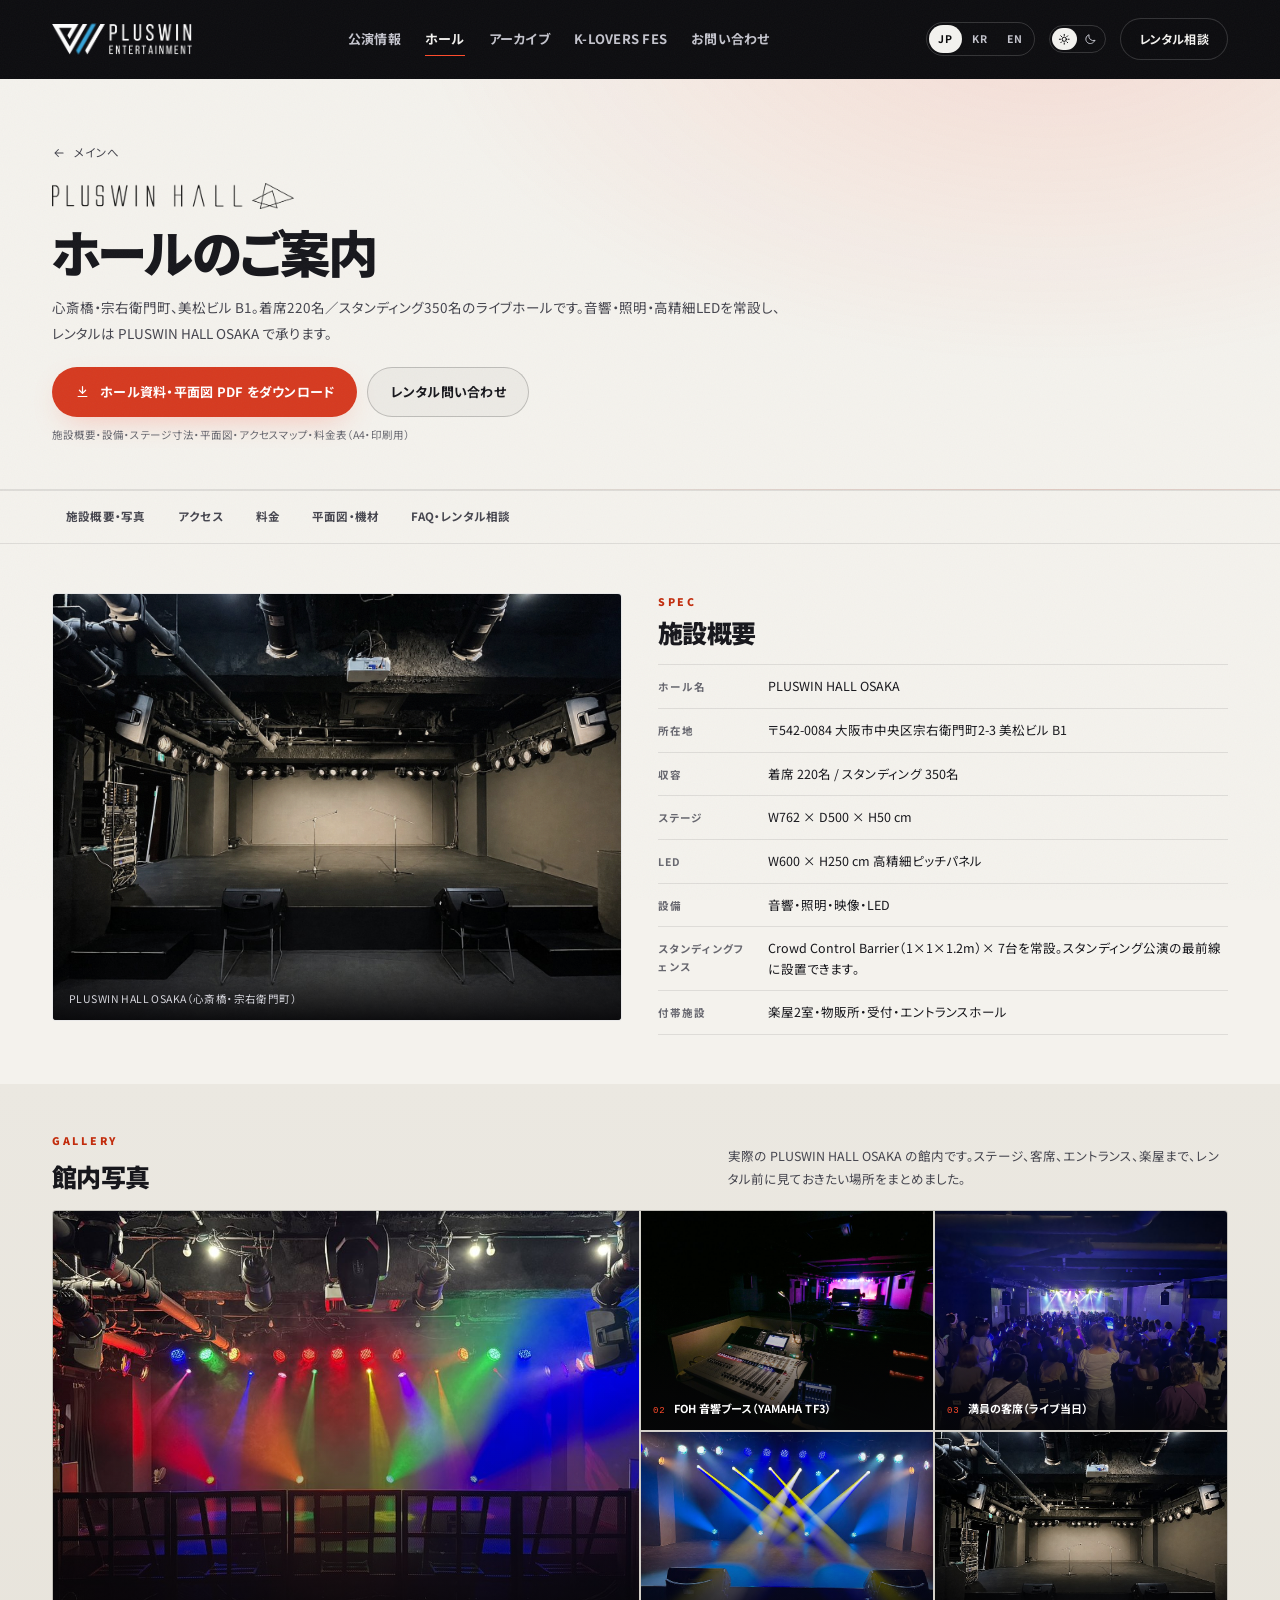
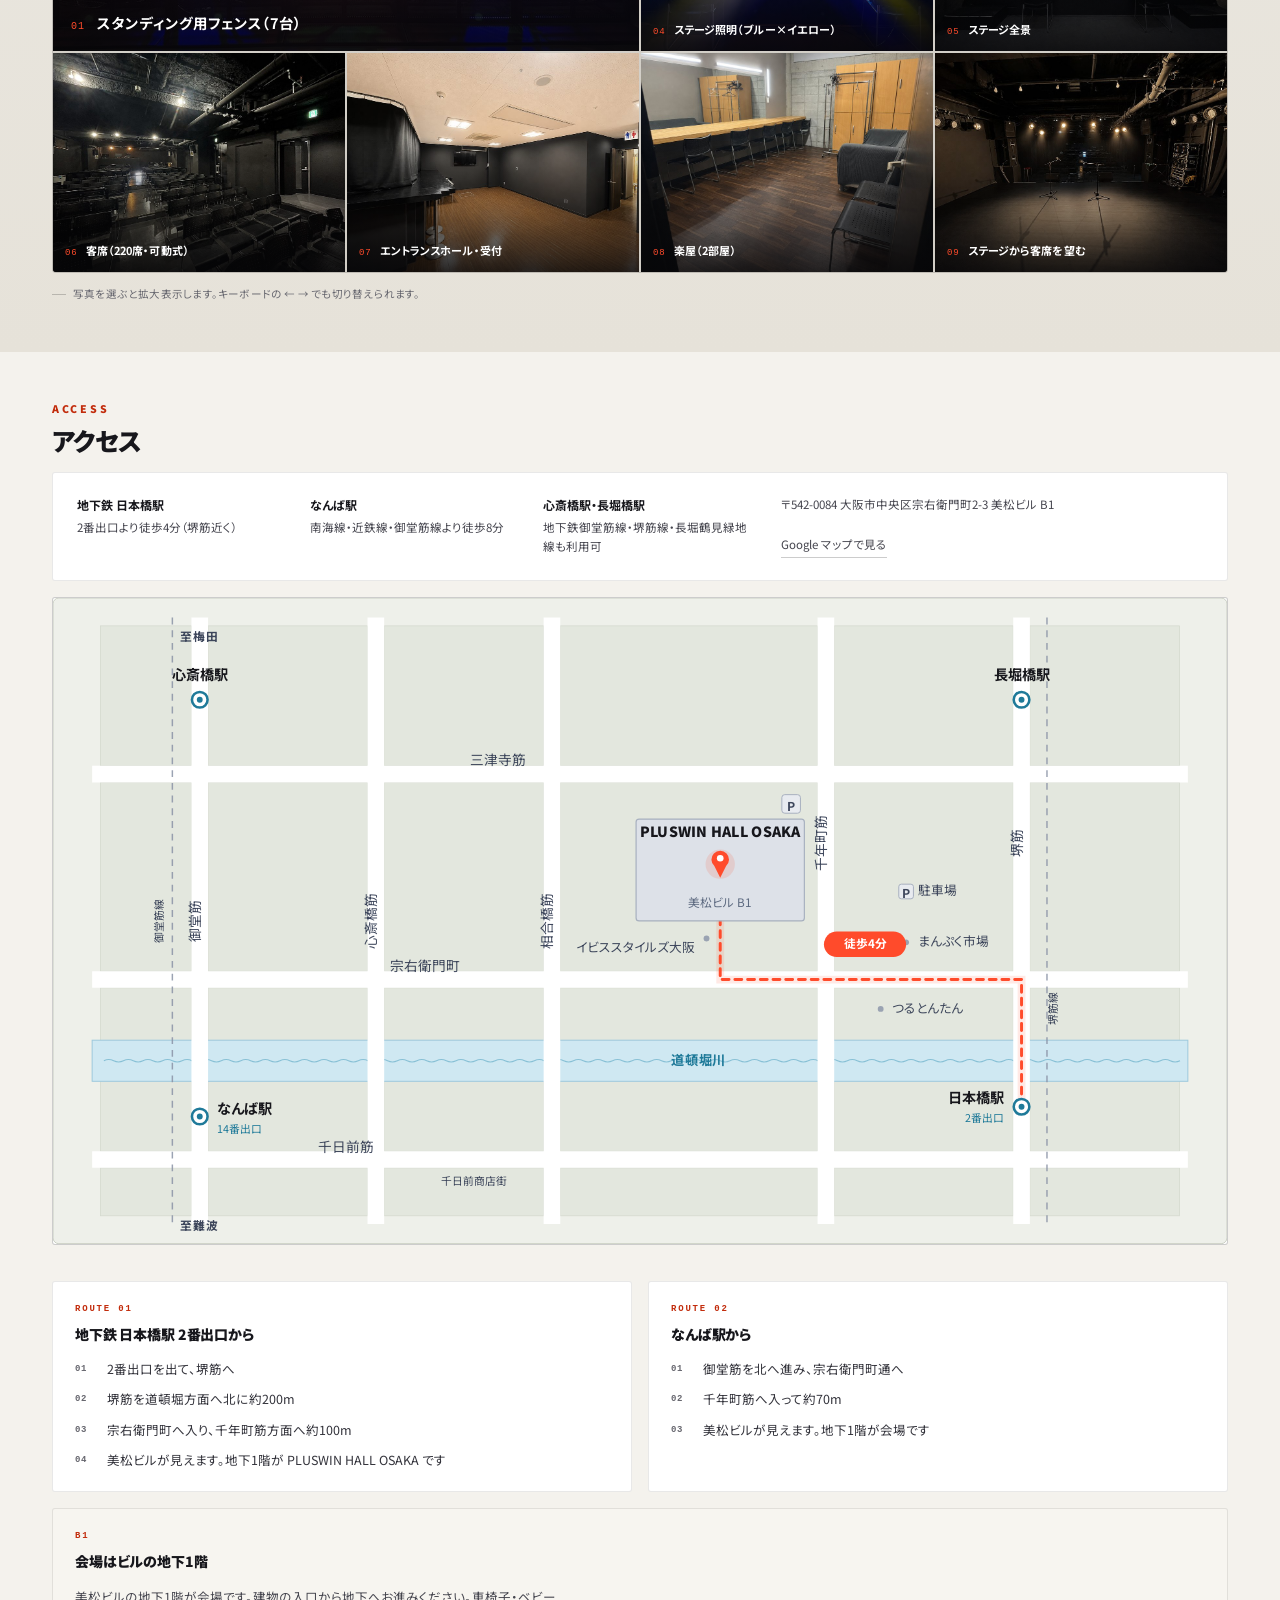
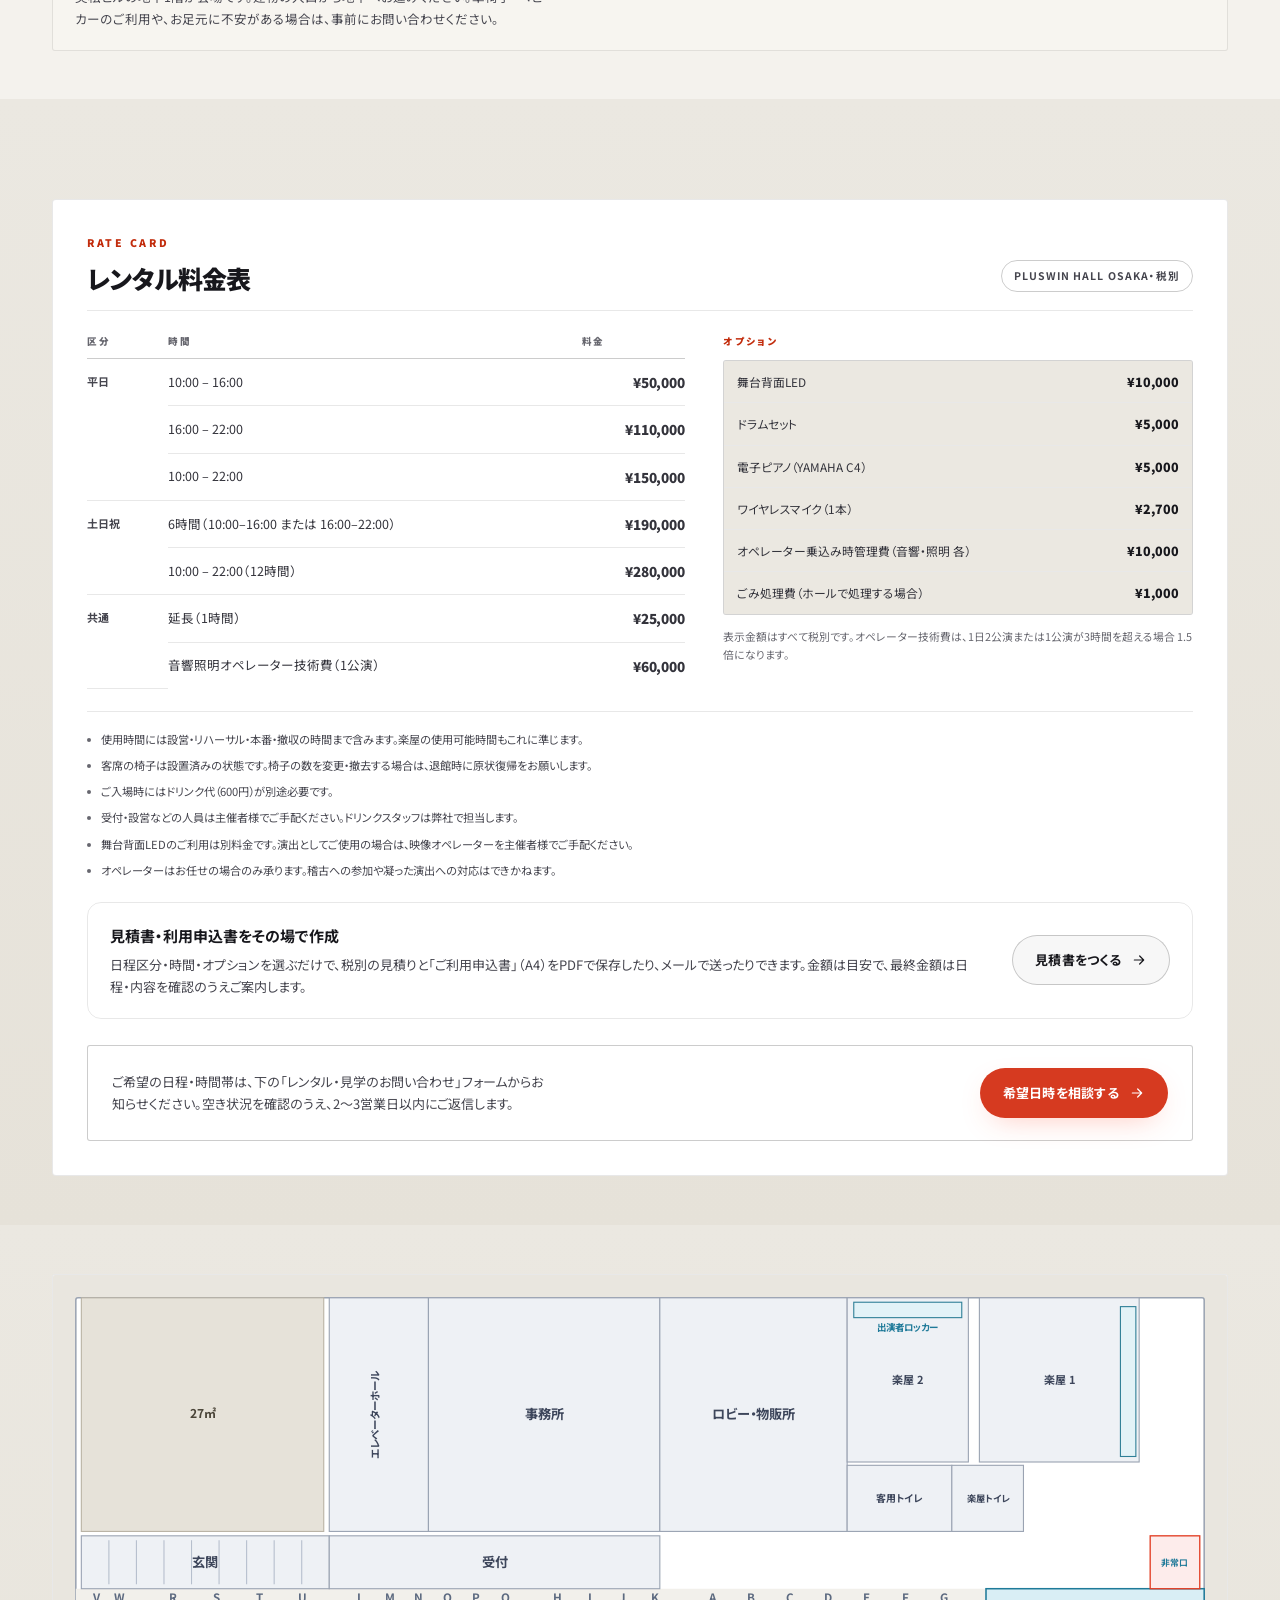
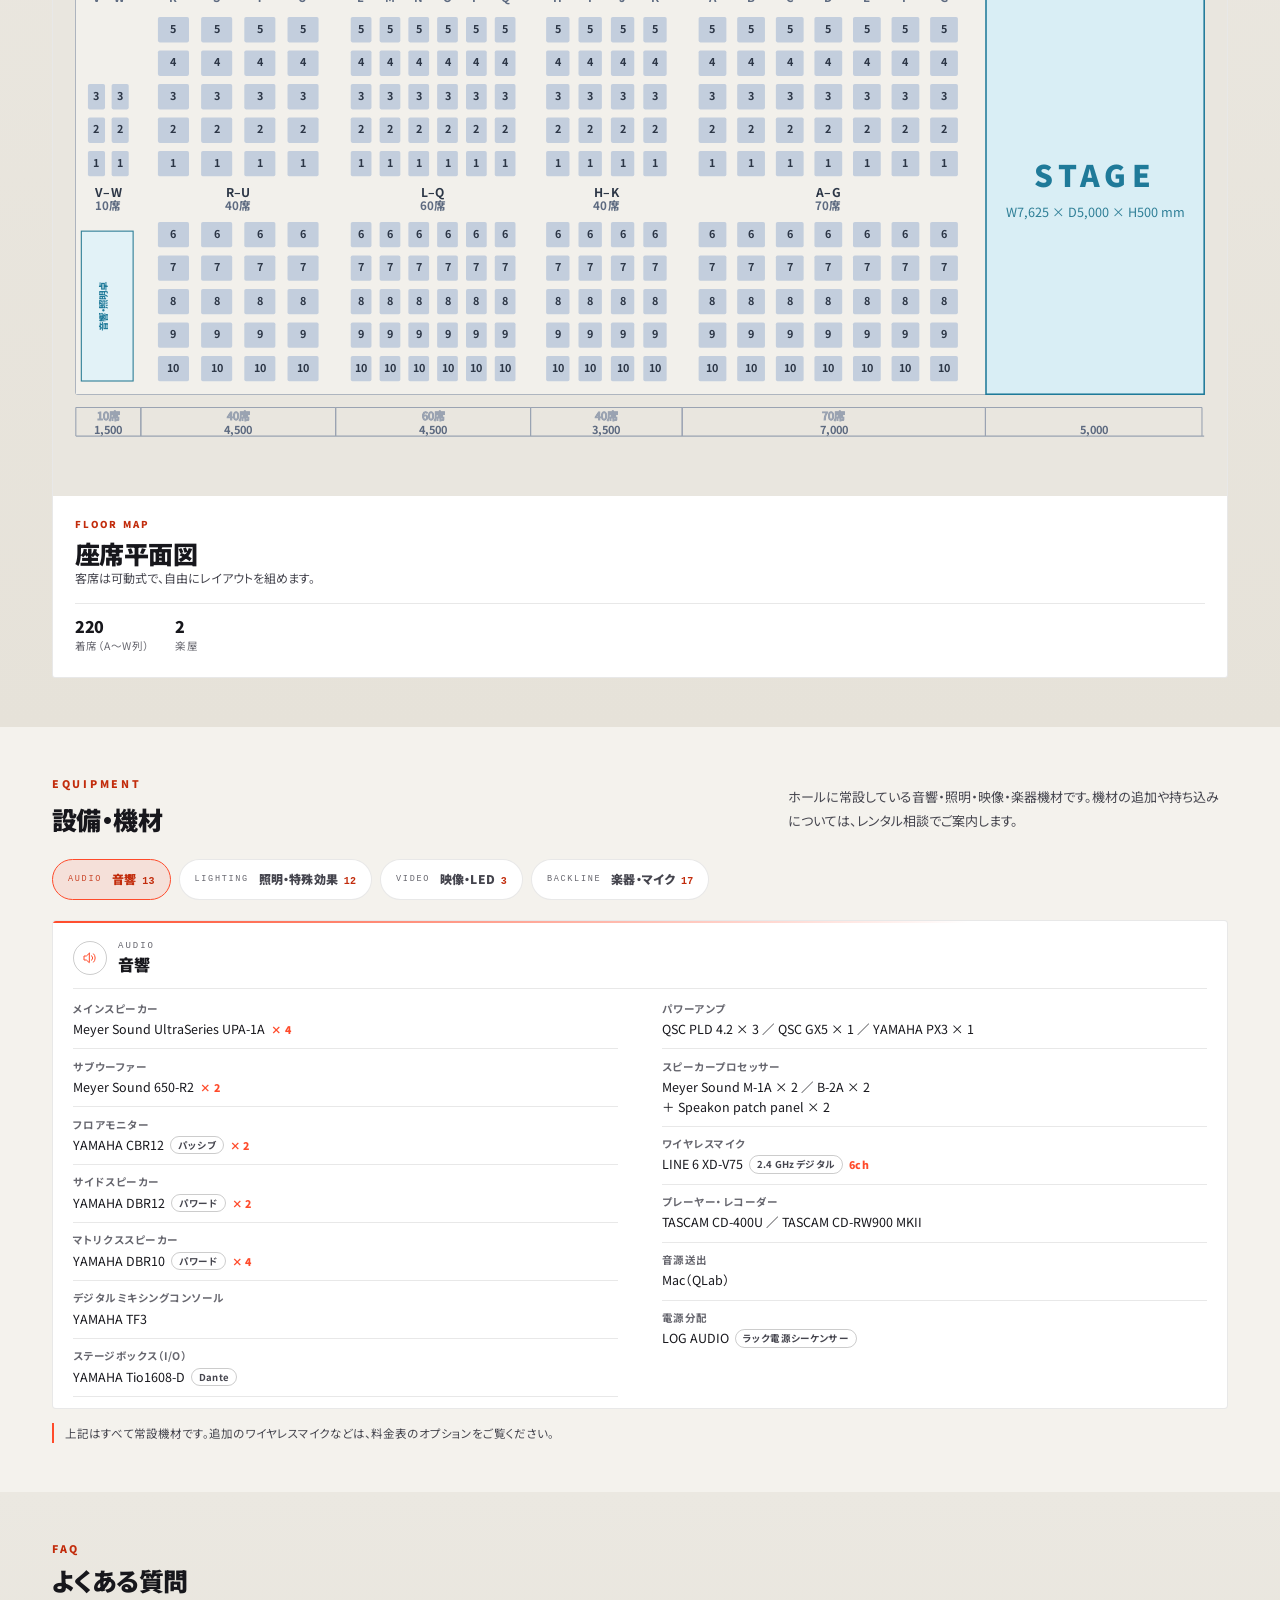
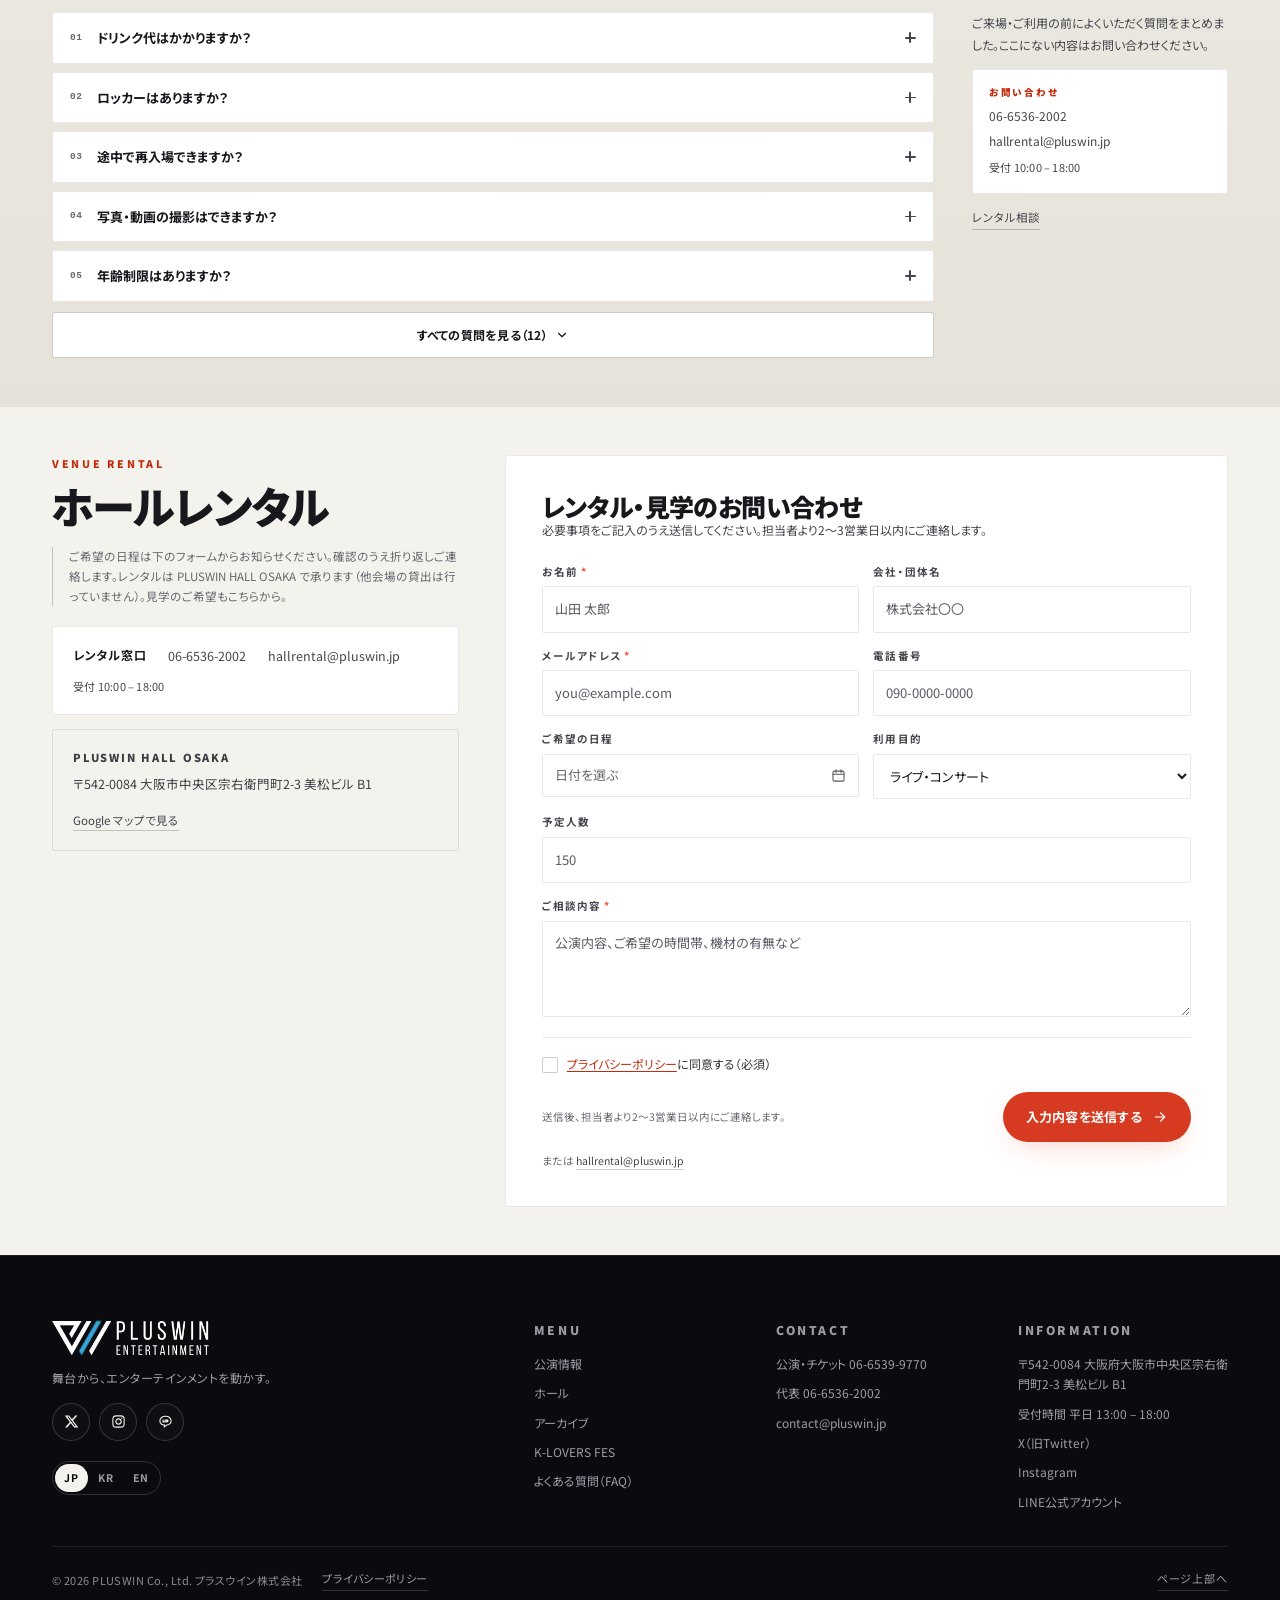
<file: hall.html>
<!DOCTYPE html>
<html lang="ja" data-lang="ja">
<head>
<meta charset="utf-8">
<meta name="viewport" content="width=device-width, initial-scale=1">
<title>PLUSWIN HALL OSAKA — 施設概要・平面図・アクセス・レンタル料金 | PLUSWIN</title>
<meta name="description" content="PLUSWIN HALL OSAKA（大阪市中央区宗右衛門町）の施設概要、座席平面図、アクセス、レンタル料金表、お問い合わせフォーム。着席220名／スタンディング350名。">
<meta name="theme-color" content="#f4f2ed">
<script>/* theme first, before any paint: a stored choice or ?theme=dark|light is
   applied to <html data-theme> here so a page never flashes the other skin */
(function(){var d=document.documentElement,t=null;
try{t=new URLSearchParams(location.search).get("theme")}catch(e){}
if(t!=="dark"&&t!=="light"){try{t=localStorage.getItem("pluswin.theme")}catch(e){}}
else{try{localStorage.setItem("pluswin.theme",t)}catch(e){}}
if(t!=="dark"&&t!=="light")t="light";
d.setAttribute("data-theme",t);
var m=document.querySelector('meta[name="theme-color"]');
if(m)m.setAttribute("content",t==="dark"?"#08080a":"#f4f2ed");})();</script>
<script async src="https://www.googletagmanager.com/gtag/js?id=G-80L7MBMH2J"></script>
<script>window.dataLayer=window.dataLayer||[];function gtag(){dataLayer.push(arguments)}
gtag("js",new Date());gtag("config","G-80L7MBMH2J");</script>
<meta name="robots" content="noindex, nofollow">
<meta property="og:title" content="PLUSWIN HALL OSAKA — 施設概要・平面図・アクセス・レンタル料金 | PLUSWIN">
<meta property="og:description" content="PLUSWIN HALL OSAKA（大阪市中央区宗右衛門町）の施設概要、座席平面図、アクセス、レンタル料金表、お問い合わせフォーム。着席220名／スタンディング350名。">
<meta property="og:type" content="website">
<meta property="og:image" content="https://hkw8102.github.io/-/assets/img/hall/stage-full.jpg">
<link rel="icon" href="assets/favicon.png" sizes="64x64" type="image/png">
<link rel="apple-touch-icon" href="assets/favicon-180.png">
<link rel="stylesheet" href="styles.css?v=20261128y">
<link rel="stylesheet" href="assets/css/estimate.css?v=20261128y">
</head>
<body data-page="hall">
<div class="grain" aria-hidden="true"></div>

<header class="site-header" id="siteHeader">
  <div class="wrap header-inner">
    <a class="brand" href="index.html" aria-label="PLUSWIN ENTERTAINMENT">
      <img class="brand-logo" src="assets/img/pluswin-logo.png" alt="PLUSWIN ENTERTAINMENT" width="297" height="68">
    </a>

    <nav class="nav" id="mainNav" aria-label="Main">
      <a href="index.html#events" data-i18n="nav.events">公演情報</a>
      <a href="hall.html" data-i18n="nav.hall" aria-current="page">ホール</a>
      <a href="archive.html" data-i18n="nav.archive">アーカイブ</a>
      <a href="klovers.html" data-i18n="nav.klovers">K-LOVERS FES</a>
      <a href="index.html#contact" data-i18n="nav.contact">お問い合わせ</a>
    
      <div class="nav-theme" role="group" aria-label="Theme" data-i18n-aria="theme.label">
        <span class="nav-theme-lab" data-i18n="theme.label">表示テーマ</span>
        <button class="nav-theme-btn" type="button" data-theme-btn="light" aria-pressed="true"><svg viewBox="0 0 24 24" aria-hidden="true"><circle cx="12" cy="12" r="4.1"/><path d="M12 2.6v2.2M12 19.2v2.2M2.6 12h2.2M19.2 12h2.2M5.4 5.4l1.6 1.6M17 17l1.6 1.6M18.6 5.4L17 7M7 17l-1.6 1.6"/></svg><span data-i18n="theme.light">ライト</span></button>
        <button class="nav-theme-btn" type="button" data-theme-btn="dark" aria-pressed="false"><svg viewBox="0 0 24 24" aria-hidden="true"><path d="M20.6 14.3A8.7 8.7 0 0 1 9.7 3.4a8.7 8.7 0 1 0 10.9 10.9Z"/></svg><span data-i18n="theme.dark">ダーク</span></button>
      </div>
    </nav>

    <div class="header-right">
      <div class="lang" role="group" aria-label="Language / 言語">
        <button type="button" data-lang-btn="ja" aria-pressed="true">JP</button>
        <button type="button" data-lang-btn="ko" aria-pressed="false">KR</button>
        <button type="button" data-lang-btn="en" aria-pressed="false">EN</button>
      </div>
      <div class="theme-sw" role="group" aria-label="Theme" data-i18n-aria="theme.label">
        <button type="button" data-theme-btn="light" aria-pressed="true" aria-label="Light" data-i18n-aria="theme.light" title="Light" data-i18n-title="theme.light"><svg viewBox="0 0 24 24" aria-hidden="true"><circle cx="12" cy="12" r="4.1"/><path d="M12 2.6v2.2M12 19.2v2.2M2.6 12h2.2M19.2 12h2.2M5.4 5.4l1.6 1.6M17 17l1.6 1.6M18.6 5.4L17 7M7 17l-1.6 1.6"/></svg></button>
        <button type="button" data-theme-btn="dark" aria-pressed="false" aria-label="Dark" data-i18n-aria="theme.dark" title="Dark" data-i18n-title="theme.dark"><svg viewBox="0 0 24 24" aria-hidden="true"><path d="M20.6 14.3A8.7 8.7 0 0 1 9.7 3.4a8.7 8.7 0 1 0 10.9 10.9Z"/></svg></button>
      </div>
      <a class="btn btn-line header-cta" href="hall.html#rental-form" data-i18n="nav.rentalCta">レンタル相談</a>
      <button class="menu-toggle" id="menuToggle" type="button" aria-expanded="false" aria-controls="mainNav" aria-label="Menu">
        <span></span><span></span>
      </button>
    </div>
  </div>
</header>

<main id="top">

  

  <section class="page-head">
    <div class="wrap">
      <a class="back-link" href="index.html"><svg viewBox="0 0 24 24" aria-hidden="true"><path d="M19 12H6M11 18l-6-6 6-6"/></svg><span data-i18n="page.back">メインへ</span></a>
      <img class="hall-logo" src="assets/img/hall-logo.png" alt="PLUSWIN HALL OSAKA" width="240" height="26" decoding="async">
      <h1 class="page-title" data-i18n="hall.title">ホールのご案内</h1>
      <p class="page-lead" data-i18n="hall.lead">心斎橋・宗右衛門町、美松ビル B1。着席220名／スタンディング350名のライブホールです。音響・照明・高精細LEDを常設し、レンタルは PLUSWIN HALL OSAKA で承ります。</p>

      <div class="page-actions hall-actions">
        <a class="btn btn-solid" href="assets/pdf/pluswin-hall-osaka-spec.pdf" download data-ga="file_download" data-ga-file="pluswin-hall-osaka-spec.pdf">
          <svg viewBox="0 0 24 24" aria-hidden="true"><path d="M12 4v11M7 10l5 5 5-5M5 20h14"/></svg>
          <span data-i18n="pdf.cta">ホール資料・平面図 PDF をダウンロード</span>
        </a>
        <a class="btn btn-line" href="#rental-form" data-i18n="venues.rentalFormCta">レンタル問い合わせ</a>
      </div>
      <p class="hall-actions-meta" data-i18n="pdf.meta">施設概要・ステージ寸法・平面図・アクセスマップ・料金表（A4・印刷用）</p>
    </div>
  </section>

  <!-- ============ IN-PAGE SHORTCUT BAR ============ -->
  <nav class="hall-jump" id="hallJump" aria-label="ページ内リンク" data-i18n-aria="hall.jumpAria">
    <div class="wrap hall-jump-inner">
      <a href="#specs" data-jump="specs"><span data-i18n="hall.jump1">施設概要・写真</span></a>
      <a href="#access" data-jump="access"><span data-i18n="hall.jump2">アクセス</span></a>
      <a href="#rates" data-jump="rates"><span data-i18n="hall.jump3">料金</span></a>
      <a href="#floorplan" data-jump="floorplan"><span data-i18n="hall.jump4">平面図・機材</span></a>
      <a href="#faq" data-jump="faq"><span data-i18n="hall.jump5">FAQ・レンタル相談</span></a>
    </div>
  </nav>

  <!-- ============ SPECS ============ -->
  <section class="section section-tight" id="specs">
    <div class="wrap">
      <div class="hall-top">
        <figure class="hall-photo reveal">
          <img src="assets/img/hall/stage-full.jpg" alt="PLUSWIN HALL OSAKA ステージ全景" loading="lazy" width="1400" height="1050">
          <figcaption data-i18n="hall.photoCap">PLUSWIN HALL OSAKA（心斎橋・宗右衛門町）</figcaption>
        </figure>

        <div class="reveal">
          <div class="block-head">
            <p class="eyebrow">SPEC</p>
            <h2 class="block-title" data-i18n="hall.specTitle">施設概要</h2>
          </div>
          <dl class="spec">
            <div><dt data-i18n="hall.nameK">ホール名</dt><dd>PLUSWIN HALL OSAKA</dd></div>
            <div><dt data-i18n="venues.specAddress">所在地</dt><dd data-i18n="venues.osakaAddress">〒542-0084 大阪市中央区宗右衛門町2-3 美松ビル B1</dd></div>
            <div><dt data-i18n="venues.specCapacity">収容</dt><dd data-i18n="venues.osakaCapacity">着席 220名 / スタンディング 350名</dd></div>
            <div><dt data-i18n="venues.specStage">ステージ</dt><dd>W762 × D500 × H50 cm</dd></div>
            <div><dt data-i18n="venues.specLed">LED</dt><dd data-i18n="venues.osakaLed">W600 × H250 cm 高精細ピッチパネル</dd></div>
            <div><dt data-i18n="venues.specEquip">設備</dt><dd data-i18n="venues.osakaEquip">音響・照明・映像・LED</dd></div>
            <div><dt data-i18n="hall.barrierK">スタンディングフェンス</dt><dd data-i18n="hall.barrierV">Crowd Control Barrier（1×1×1.2m）× 7台を常設。スタンディング公演の最前線に設置できます。</dd></div>
            <div><dt data-i18n="venues.specFacility">付帯施設</dt><dd data-i18n="venues.osakaFacility">楽屋2室・物販所・受付・エントランスホール</dd></div>
          </dl>
        </div>
      </div>
    </div>
  </section>

  <!-- ============ PHOTO GALLERY ============ -->
  <section class="section section-alt section-tight" id="photos">
    <div class="wrap">
      <div class="gallery-head reveal">
        <div>
          <p class="eyebrow" data-i18n="photos.eyebrow">GALLERY</p>
          <h2 class="block-title" data-i18n="photos.title">館内写真</h2>
        </div>
        <p class="gallery-lead" data-i18n="photos.lead">実際の PLUSWIN HALL OSAKA の館内です。写真を選ぶと拡大表示します。</p>
      </div>

      <div class="hall-gallery reveal" id="hallGallery">
        <a class="gal-item gal-item--hero" href="assets/img/hall/standing-barrier.jpg" data-gal-index="0">
          <img src="assets/img/hall/standing-barrier-900.jpg" alt="PLUSWIN HALL OSAKA スタンディングフェンスを設置したステージ" width="900" height="675" loading="lazy" decoding="async">
          <span class="gal-zoom" aria-hidden="true"><svg viewBox="0 0 24 24"><circle cx="11" cy="11" r="7"/><path d="M20 20l-4.3-4.3M11 8v6M8 11h6"/></svg></span>
          <span class="gal-cap"><span class="gal-num">01</span><b data-i18n="photos.cap1">スタンディング用フェンス（7台）</b><i>BARRIER</i></span>
        </a>
        <a class="gal-item" href="assets/img/hall/foh-booth.jpg" data-gal-index="1">
          <img src="assets/img/hall/foh-booth-900.jpg" alt="PLUSWIN HALL OSAKA PLUSWIN HALL OSAKA FOH 音響ブース（YAMAHA TF3）" width="900" height="675" loading="lazy" decoding="async">
          <span class="gal-zoom" aria-hidden="true"><svg viewBox="0 0 24 24"><circle cx="11" cy="11" r="7"/><path d="M20 20l-4.3-4.3M11 8v6M8 11h6"/></svg></span>
          <span class="gal-cap"><span class="gal-num">02</span><b data-i18n="photos.cap2">FOH 音響ブース（YAMAHA TF3）</b><i>FOH</i></span>
        </a>
        <a class="gal-item" href="assets/img/hall/audience-live.jpg" data-gal-index="2">
          <img src="assets/img/hall/audience-live-900.jpg" alt="PLUSWIN HALL OSAKA 満員の客席とステージ（ライブ当日）" width="900" height="675" loading="lazy" decoding="async">
          <span class="gal-zoom" aria-hidden="true"><svg viewBox="0 0 24 24"><circle cx="11" cy="11" r="7"/><path d="M20 20l-4.3-4.3M11 8v6M8 11h6"/></svg></span>
          <span class="gal-cap"><span class="gal-num">03</span><b data-i18n="photos.cap3">満員の客席（ライブ当日）</b><i>LIVE</i></span>
        </a>
        <a class="gal-item" href="assets/img/hall/stage-lighting-1.jpg" data-gal-index="3">
          <img src="assets/img/hall/stage-lighting-1-900.jpg" alt="PLUSWIN HALL OSAKA ステージ照明（ブルーとイエローの光線）" width="900" height="675" loading="lazy" decoding="async">
          <span class="gal-zoom" aria-hidden="true"><svg viewBox="0 0 24 24"><circle cx="11" cy="11" r="7"/><path d="M20 20l-4.3-4.3M11 8v6M8 11h6"/></svg></span>
          <span class="gal-cap"><span class="gal-num">04</span><b data-i18n="photos.cap4">ステージ照明（ブルー×イエロー）</b><i>LIGHTING</i></span>
        </a>
        <a class="gal-item" href="assets/img/hall/stage-full.jpg" data-gal-index="4">
          <img src="assets/img/hall/stage-full-900.jpg" alt="PLUSWIN HALL OSAKA ステージ全景" width="900" height="675" loading="lazy" decoding="async">
          <span class="gal-zoom" aria-hidden="true"><svg viewBox="0 0 24 24"><circle cx="11" cy="11" r="7"/><path d="M20 20l-4.3-4.3M11 8v6M8 11h6"/></svg></span>
          <span class="gal-cap"><span class="gal-num">05</span><b data-i18n="photos.cap5">ステージ全景</b><i>STAGE</i></span>
        </a>
        <a class="gal-item" href="assets/img/hall/audience.jpg" data-gal-index="5">
          <img src="assets/img/hall/audience-900.jpg" alt="PLUSWIN HALL OSAKA 客席 220席（可動式）" width="900" height="675" loading="lazy" decoding="async">
          <span class="gal-zoom" aria-hidden="true"><svg viewBox="0 0 24 24"><circle cx="11" cy="11" r="7"/><path d="M20 20l-4.3-4.3M11 8v6M8 11h6"/></svg></span>
          <span class="gal-cap"><span class="gal-num">06</span><b data-i18n="photos.cap6">客席（220席・可動式）</b><i>AUDIENCE</i></span>
        </a>
        <a class="gal-item" href="assets/img/hall/lobby.jpg" data-gal-index="6">
          <img src="assets/img/hall/lobby-900.jpg" alt="PLUSWIN HALL OSAKA エントランスホール・受付" width="900" height="675" loading="lazy" decoding="async">
          <span class="gal-zoom" aria-hidden="true"><svg viewBox="0 0 24 24"><circle cx="11" cy="11" r="7"/><path d="M20 20l-4.3-4.3M11 8v6M8 11h6"/></svg></span>
          <span class="gal-cap"><span class="gal-num">07</span><b data-i18n="photos.cap7">エントランスホール・受付</b><i>LOBBY</i></span>
        </a>
        <a class="gal-item" href="assets/img/hall/dressing-room.jpg" data-gal-index="7">
          <img src="assets/img/hall/dressing-room-900.jpg" alt="PLUSWIN HALL OSAKA 楽屋（2部屋）" width="900" height="675" loading="lazy" decoding="async">
          <span class="gal-zoom" aria-hidden="true"><svg viewBox="0 0 24 24"><circle cx="11" cy="11" r="7"/><path d="M20 20l-4.3-4.3M11 8v6M8 11h6"/></svg></span>
          <span class="gal-cap"><span class="gal-num">08</span><b data-i18n="photos.cap8">楽屋（2部屋）</b><i>DRESSING ROOM</i></span>
        </a>
        <a class="gal-item" href="assets/img/hall/stage-view.jpg" data-gal-index="8">
          <img src="assets/img/hall/stage-view-900.jpg" alt="PLUSWIN HALL OSAKA ステージから客席を望む" width="900" height="675" loading="lazy" decoding="async">
          <span class="gal-zoom" aria-hidden="true"><svg viewBox="0 0 24 24"><circle cx="11" cy="11" r="7"/><path d="M20 20l-4.3-4.3M11 8v6M8 11h6"/></svg></span>
          <span class="gal-cap"><span class="gal-num">09</span><b data-i18n="photos.cap9">ステージから客席を望む</b><i>STAGE VIEW</i></span>
        </a>
      </div>
      <p class="gallery-hint" data-i18n="photos.hint">写真を選ぶと拡大表示します。キーボードの ← → でも切り替えられます。</p>
    </div>
  </section>

  <!-- ============ ACCESS ============ -->
  <section class="section section-tight" id="access">
    <div class="wrap">
      <div class="block-head">
        <p class="eyebrow">ACCESS</p>
        <h2 class="block-title" data-i18n="hall.accessTitle">アクセス</h2>
      </div>
      <div class="hall-access">
        <div class="access-card reveal">
          <ul class="access-list">
            <li>
              <b data-i18n="venues.access1t">地下鉄 日本橋駅</b>
              <span data-i18n="venues.access1">2番出口より徒歩4分（堺筋近く）</span>
            </li>
            <li>
              <b data-i18n="venues.access2t">なんば駅</b>
              <span data-i18n="venues.access2">南海線・近鉄線・御堂筋線より徒歩8分</span>
            </li>
            <li>
              <b data-i18n="venues.access3t">心斎橋駅・長堀橋駅</b>
              <span data-i18n="venues.access3">地下鉄御堂筋線・堺筋線・長堀鶴見緑地線も利用可</span>
            </li>
          </ul>
          <div class="access-side">
            <p class="access-addr" data-i18n="venues.osakaAddress">〒542-0084 大阪市中央区宗右衛門町2-3 美松ビル B1</p>
            <a class="link-arrow more-link" href="https://www.google.com/maps/search/?api=1&amp;query=PLUSWIN+HALL+OSAKA+%E5%A4%A7%E9%98%AA%E5%B8%82%E4%B8%AD%E5%A4%AE%E5%8C%BA%E5%AE%97%E5%8F%B3%E8%A1%9B%E9%96%80%E7%94%BA2-3" target="_blank" rel="noopener noreferrer" data-i18n="about.mapLink">Google マップで見る</a>
          </div>
        </div>
        <figure class="access-map reveal">
                              <svg class="map-svg" viewBox="0 0 1200 660" role="img" aria-label="PLUSWIN HALL OSAKA 周辺地図" preserveAspectRatio="xMidYMid meet">
<rect x="0" y="0" width="1200" height="660" rx="6" class="mp-ground"/>
<rect x="48.5" y="28.5" width="93.0" height="143.0" class="mp-block"/>
<rect x="48.5" y="188.5" width="93.0" height="193.0" class="mp-block"/>
<rect x="48.5" y="398.5" width="93.0" height="167.0" class="mp-block"/>
<rect x="48.5" y="582.5" width="93.0" height="49.0" class="mp-block"/>
<rect x="158.5" y="28.5" width="163.0" height="143.0" class="mp-block"/>
<rect x="158.5" y="188.5" width="163.0" height="193.0" class="mp-block"/>
<rect x="158.5" y="398.5" width="163.0" height="167.0" class="mp-block"/>
<rect x="158.5" y="582.5" width="163.0" height="49.0" class="mp-block"/>
<rect x="338.5" y="28.5" width="163.0" height="143.0" class="mp-block"/>
<rect x="338.5" y="188.5" width="163.0" height="193.0" class="mp-block"/>
<rect x="338.5" y="398.5" width="163.0" height="167.0" class="mp-block"/>
<rect x="338.5" y="582.5" width="163.0" height="49.0" class="mp-block"/>
<rect x="518.5" y="28.5" width="263.0" height="143.0" class="mp-block"/>
<rect x="518.5" y="188.5" width="263.0" height="193.0" class="mp-block"/>
<rect x="518.5" y="398.5" width="263.0" height="167.0" class="mp-block"/>
<rect x="518.5" y="582.5" width="263.0" height="49.0" class="mp-block"/>
<rect x="798.5" y="28.5" width="183.0" height="143.0" class="mp-block"/>
<rect x="798.5" y="188.5" width="183.0" height="193.0" class="mp-block"/>
<rect x="798.5" y="398.5" width="183.0" height="167.0" class="mp-block"/>
<rect x="798.5" y="582.5" width="183.0" height="49.0" class="mp-block"/>
<rect x="998.5" y="28.5" width="153.0" height="143.0" class="mp-block"/>
<rect x="998.5" y="188.5" width="153.0" height="193.0" class="mp-block"/>
<rect x="998.5" y="398.5" width="153.0" height="167.0" class="mp-block"/>
<rect x="998.5" y="582.5" width="153.0" height="49.0" class="mp-block"/>
<rect x="40" y="452" width="1120" height="42" class="mp-river"/>
<path d="M52 473.0 q5 -2.4 10 0 t10 0 M72 473.0 q5 -2.4 10 0 t10 0 M92 473.0 q5 -2.4 10 0 t10 0 M112 473.0 q5 -2.4 10 0 t10 0 M132 473.0 q5 -2.4 10 0 t10 0 M152 473.0 q5 -2.4 10 0 t10 0 M172 473.0 q5 -2.4 10 0 t10 0 M192 473.0 q5 -2.4 10 0 t10 0 M212 473.0 q5 -2.4 10 0 t10 0 M232 473.0 q5 -2.4 10 0 t10 0 M252 473.0 q5 -2.4 10 0 t10 0 M272 473.0 q5 -2.4 10 0 t10 0 M292 473.0 q5 -2.4 10 0 t10 0 M312 473.0 q5 -2.4 10 0 t10 0 M332 473.0 q5 -2.4 10 0 t10 0 M352 473.0 q5 -2.4 10 0 t10 0 M372 473.0 q5 -2.4 10 0 t10 0 M392 473.0 q5 -2.4 10 0 t10 0 M412 473.0 q5 -2.4 10 0 t10 0 M432 473.0 q5 -2.4 10 0 t10 0 M452 473.0 q5 -2.4 10 0 t10 0 M472 473.0 q5 -2.4 10 0 t10 0 M492 473.0 q5 -2.4 10 0 t10 0 M512 473.0 q5 -2.4 10 0 t10 0 M532 473.0 q5 -2.4 10 0 t10 0 M552 473.0 q5 -2.4 10 0 t10 0 M572 473.0 q5 -2.4 10 0 t10 0 M592 473.0 q5 -2.4 10 0 t10 0 M612 473.0 q5 -2.4 10 0 t10 0 M632 473.0 q5 -2.4 10 0 t10 0 M652 473.0 q5 -2.4 10 0 t10 0 M672 473.0 q5 -2.4 10 0 t10 0 M692 473.0 q5 -2.4 10 0 t10 0 M712 473.0 q5 -2.4 10 0 t10 0 M732 473.0 q5 -2.4 10 0 t10 0 M752 473.0 q5 -2.4 10 0 t10 0 M772 473.0 q5 -2.4 10 0 t10 0 M792 473.0 q5 -2.4 10 0 t10 0 M812 473.0 q5 -2.4 10 0 t10 0 M832 473.0 q5 -2.4 10 0 t10 0 M852 473.0 q5 -2.4 10 0 t10 0 M872 473.0 q5 -2.4 10 0 t10 0 M892 473.0 q5 -2.4 10 0 t10 0 M912 473.0 q5 -2.4 10 0 t10 0 M932 473.0 q5 -2.4 10 0 t10 0 M952 473.0 q5 -2.4 10 0 t10 0 M972 473.0 q5 -2.4 10 0 t10 0 M992 473.0 q5 -2.4 10 0 t10 0 M1012 473.0 q5 -2.4 10 0 t10 0 M1032 473.0 q5 -2.4 10 0 t10 0 M1052 473.0 q5 -2.4 10 0 t10 0 M1072 473.0 q5 -2.4 10 0 t10 0 M1092 473.0 q5 -2.4 10 0 t10 0 M1112 473.0 q5 -2.4 10 0 t10 0 M1132 473.0 q5 -2.4 10 0 t10 0" class="mp-wave"/>
<line x1="150" y1="20" x2="150" y2="640" class="mp-road" stroke-width="17"/>
<line x1="330" y1="20" x2="330" y2="640" class="mp-road" stroke-width="17"/>
<line x1="510" y1="20" x2="510" y2="640" class="mp-road" stroke-width="17"/>
<line x1="790" y1="20" x2="790" y2="640" class="mp-road" stroke-width="17"/>
<line x1="990" y1="20" x2="990" y2="640" class="mp-road" stroke-width="17"/>
<line x1="40" y1="180" x2="1160" y2="180" class="mp-road" stroke-width="17"/>
<line x1="40" y1="390" x2="1160" y2="390" class="mp-road" stroke-width="17"/>
<line x1="40" y1="574" x2="1160" y2="574" class="mp-road" stroke-width="17"/>
<line x1="122.0" y1="20" x2="122.0" y2="640" class="mp-subway"/>
<line x1="1016.0" y1="20" x2="1016.0" y2="640" class="mp-subway"/>
<path d="M990 520 L990 390 L682 390 L682 318" class="mp-route-glow" stroke-width="8"/>
<path d="M990 520 L990 390 L682 390 L682 318" class="mp-route" stroke-width="3"/>
<rect x="596" y="226" width="172" height="104" rx="3" class="mp-building"/>
<rect x="745" y="201" width="19" height="19" rx="3" class="mp-p"/>
<text x="754.5" y="214.5" class="mp-p-t" font-size="12.5">P</text>
<circle cx="668" cy="348" r="3" class="mp-dot"/>
<circle cx="872" cy="352" r="3" class="mp-dot"/>
<circle cx="846" cy="420" r="3" class="mp-dot"/>
<rect x="864.5" y="292.5" width="15" height="15" rx="2.6" class="mp-p"/>
<text x="872.0" y="303.4" class="mp-p-t" font-size="12.5">P</text>
<circle cx="150" cy="104" r="8" class="mp-stn"/>
<circle cx="150" cy="104" r="3" class="mp-stn-dot"/>
<circle cx="990" cy="104" r="8" class="mp-stn"/>
<circle cx="990" cy="104" r="3" class="mp-stn-dot"/>
<circle cx="150" cy="530" r="8" class="mp-stn"/>
<circle cx="150" cy="530" r="3" class="mp-stn-dot"/>
<circle cx="990" cy="520" r="8" class="mp-stn"/>
<circle cx="990" cy="520" r="3" class="mp-stn-dot"/>
<g class="mp-pin"><circle cx="682" cy="272" r="15" class="mp-pin-glow"/><path d="M682 286 L676 274 A9 9 0 1 1 688 274 Z" class="mp-pin-body"/><circle cx="682" cy="266" r="3.4" class="mp-pin-hole"/></g>
<text x="682.0" y="244.0" class="mp-hall" font-size="14.4" text-anchor="middle" data-i18n="map.hallName">PLUSWIN HALL OSAKA</text>
<text x="682.0" y="316.0" class="mp-hall-sub" font-size="12" text-anchor="middle" data-i18n="map.hallBldg">美松ビル B1</text>
<text x="656.0" y="362.0" class="mp-lm" font-size="13" text-anchor="end" data-i18n="map.lm.ibis">イビススタイルズ大阪</text>
<text x="884.0" y="304.0" class="mp-lm" font-size="13" text-anchor="start" data-i18n="map.lm.parking">駐車場</text>
<text x="884.0" y="356.0" class="mp-lm" font-size="13" text-anchor="start" data-i18n="map.lm.manpuku">まんぷく市場</text>
<text x="858.0" y="424.0" class="mp-lm" font-size="13" text-anchor="start" data-i18n="map.lm.tsurutontan">つるとんたん</text>
<text x="150.0" y="330.0" class="mp-street" font-size="14" text-anchor="middle" data-i18n="map.street.midosuji" transform="rotate(-90 150 330)">御堂筋</text>
<text x="330.0" y="330.0" class="mp-street" font-size="14" text-anchor="middle" data-i18n="map.street.shinsaibashi" transform="rotate(-90 330 330)">心斎橋筋</text>
<text x="510.0" y="330.0" class="mp-street" font-size="14" text-anchor="middle" data-i18n="map.street.aiabashi" transform="rotate(-90 510 330)">相合橋筋</text>
<text x="790.0" y="250.0" class="mp-street" font-size="14" text-anchor="middle" data-i18n="map.street.chitosemachi" transform="rotate(-90 790 250)">千年町筋</text>
<text x="990.0" y="250.0" class="mp-street" font-size="14" text-anchor="middle" data-i18n="map.street.sakaisuji" transform="rotate(-90 990 250)">堺筋</text>
<text x="455.0" y="171.0" class="mp-street" font-size="14" text-anchor="middle" data-i18n="map.street.mitsudera">三津寺筋</text>
<text x="380.0" y="381.0" class="mp-street" font-size="14" text-anchor="middle" data-i18n="map.street.soemoncho">宗右衛門町</text>
<text x="300.0" y="566.0" class="mp-street" font-size="14" text-anchor="middle" data-i18n="map.street.sennichimae">千日前筋</text>
<text x="430.0" y="600.0" class="mp-sub" font-size="11" text-anchor="middle" data-i18n="map.shopStreet">千日前商店街</text>
<text x="112.0" y="330.0" class="mp-sub" font-size="11" text-anchor="middle" data-i18n="map.subwayMidosuji" transform="rotate(-90 112 330)">御堂筋線</text>
<text x="1026.0" y="420.0" class="mp-sub" font-size="11" text-anchor="middle" data-i18n="map.subwaySakaisuji" transform="rotate(-90 1026 420)">堺筋線</text>
<text x="150.0" y="84.0" class="mp-stn-t" font-size="14.5" text-anchor="middle" data-i18n="map.stn.shinsaibashi">心斎橋駅</text>
<text x="990.0" y="84.0" class="mp-stn-t" font-size="14.5" text-anchor="middle" data-i18n="map.stn.nagahoribashi">長堀橋駅</text>
<text x="168.0" y="527.0" class="mp-stn-t" font-size="14.5" text-anchor="start" data-i18n="map.stn.namba">なんば駅</text>
<text x="168.0" y="547.0" class="mp-stn-sub" font-size="11" text-anchor="start" data-i18n="map.exit14">14番出口</text>
<text x="972.0" y="516.0" class="mp-stn-t" font-size="14.5" text-anchor="end" data-i18n="map.stn.nihonbashi">日本橋駅</text>
<text x="972.0" y="536.0" class="mp-stn-sub" font-size="11" text-anchor="end" data-i18n="map.exit2">2番出口</text>
<text x="150.0" y="44.0" class="mp-dir" font-size="12" text-anchor="middle" data-i18n="map.toUmeda">至梅田</text>
<text x="150.0" y="646.0" class="mp-dir" font-size="12" text-anchor="middle" data-i18n="map.toNamba">至難波</text>
<text x="660.0" y="477.7" class="mp-river-t" font-size="13.5" text-anchor="middle" data-i18n="map.river">道頓堀川</text>
<rect x="788.0" y="341.0" width="84" height="26" rx="13.0" class="mp-badge"/>
<text x="830.0" y="358.2" class="mp-badge-t" font-size="12" text-anchor="middle" data-i18n="map.walk4">徒歩4分</text>
</svg>
                              <svg class="map-svg map-svg--mob" viewBox="0 0 400 640" role="img" aria-label="PLUSWIN HALL OSAKA 周辺地図" preserveAspectRatio="xMidYMid meet">
<rect x="0" y="0" width="400" height="640" rx="6" class="mp-ground"/>
<rect x="16.5" y="16.5" width="33.0" height="117.0" class="mp-block"/>
<rect x="16.5" y="146.5" width="33.0" height="247.0" class="mp-block"/>
<rect x="16.5" y="406.5" width="33.0" height="187.0" class="mp-block"/>
<rect x="16.5" y="606.5" width="33.0" height="17.0" class="mp-block"/>
<rect x="62.5" y="16.5" width="71.0" height="117.0" class="mp-block"/>
<rect x="62.5" y="146.5" width="71.0" height="247.0" class="mp-block"/>
<rect x="62.5" y="406.5" width="71.0" height="187.0" class="mp-block"/>
<rect x="62.5" y="606.5" width="71.0" height="17.0" class="mp-block"/>
<rect x="146.5" y="16.5" width="71.0" height="117.0" class="mp-block"/>
<rect x="146.5" y="146.5" width="71.0" height="247.0" class="mp-block"/>
<rect x="146.5" y="406.5" width="71.0" height="187.0" class="mp-block"/>
<rect x="146.5" y="606.5" width="71.0" height="17.0" class="mp-block"/>
<rect x="230.5" y="16.5" width="73.0" height="117.0" class="mp-block"/>
<rect x="230.5" y="146.5" width="73.0" height="247.0" class="mp-block"/>
<rect x="230.5" y="406.5" width="73.0" height="187.0" class="mp-block"/>
<rect x="230.5" y="606.5" width="73.0" height="17.0" class="mp-block"/>
<rect x="316.5" y="16.5" width="49.0" height="117.0" class="mp-block"/>
<rect x="316.5" y="146.5" width="49.0" height="247.0" class="mp-block"/>
<rect x="316.5" y="406.5" width="49.0" height="187.0" class="mp-block"/>
<rect x="316.5" y="606.5" width="49.0" height="17.0" class="mp-block"/>
<rect x="10" y="470" width="380" height="35" class="mp-river"/>
<path d="M22 487.5 q5 -2.4 10 0 t10 0 M42 487.5 q5 -2.4 10 0 t10 0 M62 487.5 q5 -2.4 10 0 t10 0 M82 487.5 q5 -2.4 10 0 t10 0 M102 487.5 q5 -2.4 10 0 t10 0 M122 487.5 q5 -2.4 10 0 t10 0 M142 487.5 q5 -2.4 10 0 t10 0 M162 487.5 q5 -2.4 10 0 t10 0 M182 487.5 q5 -2.4 10 0 t10 0 M202 487.5 q5 -2.4 10 0 t10 0 M222 487.5 q5 -2.4 10 0 t10 0 M242 487.5 q5 -2.4 10 0 t10 0 M262 487.5 q5 -2.4 10 0 t10 0 M282 487.5 q5 -2.4 10 0 t10 0 M302 487.5 q5 -2.4 10 0 t10 0 M322 487.5 q5 -2.4 10 0 t10 0 M342 487.5 q5 -2.4 10 0 t10 0 M362 487.5 q5 -2.4 10 0 t10 0" class="mp-wave"/>
<line x1="56" y1="10" x2="56" y2="630" class="mp-road" stroke-width="13"/>
<line x1="140" y1="10" x2="140" y2="630" class="mp-road" stroke-width="13"/>
<line x1="224" y1="10" x2="224" y2="630" class="mp-road" stroke-width="13"/>
<line x1="310" y1="10" x2="310" y2="630" class="mp-road" stroke-width="13"/>
<line x1="372" y1="10" x2="372" y2="630" class="mp-road" stroke-width="13"/>
<line x1="10" y1="140" x2="390" y2="140" class="mp-road" stroke-width="13"/>
<line x1="10" y1="400" x2="390" y2="400" class="mp-road" stroke-width="13"/>
<line x1="10" y1="600" x2="390" y2="600" class="mp-road" stroke-width="13"/>
<line x1="38.0" y1="10" x2="38.0" y2="630" class="mp-subway"/>
<line x1="386.0" y1="10" x2="386.0" y2="630" class="mp-subway"/>
<path d="M372 520 L372 400 L262 400 L262 306" class="mp-route-glow" stroke-width="8"/>
<path d="M372 520 L372 400 L262 400 L262 306" class="mp-route" stroke-width="3"/>
<rect x="225" y="200" width="75" height="100" rx="3" class="mp-building"/>
<rect x="231" y="206" width="17" height="17" rx="3" class="mp-p"/>
<text x="239.5" y="218.5" class="mp-p-t" font-size="8">P</text>
<circle cx="248" cy="368" r="3" class="mp-dot"/>
<circle cx="306" cy="286" r="3" class="mp-dot"/>
<circle cx="330" cy="440" r="3" class="mp-dot"/>
<rect x="300.0" y="244.0" width="12" height="12" rx="2" class="mp-p"/>
<text x="306.0" y="252.8" class="mp-p-t" font-size="8">P</text>
<circle cx="56" cy="80" r="8" class="mp-stn"/>
<circle cx="56" cy="80" r="3" class="mp-stn-dot"/>
<circle cx="372" cy="80" r="8" class="mp-stn"/>
<circle cx="372" cy="80" r="3" class="mp-stn-dot"/>
<circle cx="56" cy="545" r="8" class="mp-stn"/>
<circle cx="56" cy="545" r="3" class="mp-stn-dot"/>
<circle cx="372" cy="520" r="8" class="mp-stn"/>
<circle cx="372" cy="520" r="3" class="mp-stn-dot"/>
<g class="mp-pin"><circle cx="262" cy="232" r="15" class="mp-pin-glow"/><path d="M262 246 L256 234 A9 9 0 1 1 268 234 Z" class="mp-pin-body"/><circle cx="262" cy="226" r="3.4" class="mp-pin-hole"/></g>
<rect x="196" y="156" width="132" height="24" rx="4" class="mp-plate"/>
<text x="262.0" y="172.0" class="mp-hall" font-size="12" text-anchor="middle" data-i18n="map.hallName">PLUSWIN HALL OSAKA</text>
<text x="262.0" y="288.0" class="mp-hall-sub" font-size="9.5" text-anchor="middle" data-i18n="map.hallBldg">美松ビル B1</text>
<text x="240.0" y="372.0" class="mp-lm" font-size="9.5" text-anchor="end" data-i18n="map.lm.ibis">イビススタイルズ大阪</text>
<text x="316.0" y="254.0" class="mp-lm" font-size="9.5" text-anchor="start" data-i18n="map.lm.parking">駐車場</text>
<text x="394.0" y="322.0" class="mp-lm" font-size="9.5" text-anchor="end" data-i18n="map.lm.manpuku">まんぷく市場</text>
<text x="322.0" y="444.0" class="mp-lm" font-size="9.5" text-anchor="end" data-i18n="map.lm.tsurutontan">つるとんたん</text>
<text x="56.0" y="330.0" class="mp-street" font-size="10.5" text-anchor="middle" data-i18n="map.street.midosuji" transform="rotate(-90 56 330)">御堂筋</text>
<text x="140.0" y="330.0" class="mp-street" font-size="10.5" text-anchor="middle" data-i18n="map.street.shinsaibashi" transform="rotate(-90 140 330)">心斎橋筋</text>
<text x="224.0" y="330.0" class="mp-street" font-size="10.5" text-anchor="middle" data-i18n="map.street.aiabashi" transform="rotate(-90 224 330)">相合橋筋</text>
<text x="310.0" y="330.0" class="mp-street" font-size="10.5" text-anchor="middle" data-i18n="map.street.chitosemachi" transform="rotate(-90 310 330)">千年町筋</text>
<text x="372.0" y="300.0" class="mp-street" font-size="10.5" text-anchor="middle" data-i18n="map.street.sakaisuji" transform="rotate(-90 372 300)">堺筋</text>
<text x="66.0" y="132.0" class="mp-street" font-size="10.5" text-anchor="start" data-i18n="map.street.mitsudera">三津寺筋</text>
<text x="66.0" y="392.0" class="mp-street" font-size="10.5" text-anchor="start" data-i18n="map.street.soemoncho">宗右衛門町</text>
<text x="240.0" y="592.0" class="mp-street" font-size="10.5" text-anchor="start" data-i18n="map.street.sennichimae">千日前筋</text>
<text x="240.0" y="614.0" class="mp-sub" font-size="8" text-anchor="start" data-i18n="map.shopStreet">千日前商店街</text>
<text x="38.0" y="200.0" class="mp-sub" font-size="8" text-anchor="middle" data-i18n="map.subwayMidosuji" transform="rotate(-90 38 200)">御堂筋線</text>
<text x="378.0" y="200.0" class="mp-sub" font-size="8" text-anchor="middle" data-i18n="map.subwaySakaisuji" transform="rotate(-90 378 200)">堺筋線</text>
<text x="56.0" y="62.0" class="mp-stn-t" font-size="11.5" text-anchor="middle" data-i18n="map.stn.shinsaibashi">心斎橋駅</text>
<text x="388.0" y="62.0" class="mp-stn-t" font-size="11.5" text-anchor="end" data-i18n="map.stn.nagahoribashi">長堀橋駅</text>
<text x="70.0" y="542.0" class="mp-stn-t" font-size="11.5" text-anchor="start" data-i18n="map.stn.namba">なんば駅</text>
<text x="70.0" y="558.0" class="mp-stn-sub" font-size="8.5" text-anchor="start" data-i18n="map.exit14">14番出口</text>
<text x="358.0" y="512.0" class="mp-stn-t" font-size="11.5" text-anchor="end" data-i18n="map.stn.nihonbashi">日本橋駅</text>
<text x="358.0" y="528.0" class="mp-stn-sub" font-size="8.5" text-anchor="end" data-i18n="map.exit2">2番出口</text>
<text x="206.0" y="626.0" class="mp-dir" font-size="9" text-anchor="middle" data-i18n="map.toNamba">至難波</text>
<text x="200.0" y="491.4" class="mp-river-t" font-size="11" text-anchor="middle" data-i18n="map.river">道頓堀川</text>
<rect x="269.0" y="414.0" width="62" height="17" rx="8.5" class="mp-badge"/>
<text x="300.0" y="425.6" class="mp-badge-t" font-size="9" text-anchor="middle" data-i18n="map.walk4">徒歩4分</text>
</svg>
        </figure>
      </div>

      <div class="access-steps">
        <div class="access-route reveal">
          <p class="ar-k">ROUTE 01</p>
          <h3 class="ar-t" data-i18n="access.nbTitle">地下鉄 日本橋駅 2番出口から</h3>
          <ol class="ar-list">
            <li><span>01</span><p data-i18n="access.nb1">2番出口を出て、堺筋へ</p></li>
            <li><span>02</span><p data-i18n="access.nb2">堺筋を道頓堀方面へ北に約200m</p></li>
            <li><span>03</span><p data-i18n="access.nb3">宗右衛門町へ入り、千年町筋方面へ約100m</p></li>
            <li><span>04</span><p data-i18n="access.nb4">美松ビルが見えます。地下1階が PLUSWIN HALL OSAKA です</p></li>
          </ol>
        </div>

        <div class="access-route reveal">
          <p class="ar-k">ROUTE 02</p>
          <h3 class="ar-t" data-i18n="access.nmTitle">なんば駅から</h3>
          <ol class="ar-list">
            <li><span>01</span><p data-i18n="access.nm1">御堂筋を北へ進み、宗右衛門町通へ</p></li>
            <li><span>02</span><p data-i18n="access.nm2">千年町筋へ入って約70m</p></li>
            <li><span>03</span><p data-i18n="access.nm3">美松ビルが見えます。地下1階が会場です</p></li>
          </ol>
        </div>

        <div class="access-b1 reveal">
          <p class="ar-k">B1</p>
          <h3 class="ar-t" data-i18n="access.b1Title">会場はビルの地下1階</h3>
          <p class="ar-note" data-i18n="access.b1">美松ビルの地下1階が会場です。建物の入口から地下へお進みください。車椅子・ベビーカーのご利用や、お足元に不安がある場合は、事前にお問い合わせください。</p>
        </div>
      </div>
    </div>
  </section>

  <!-- ============ RATES ============ -->
  <section class="section section-alt section-tight" id="rates">
    <div class="wrap">
      <div class="rates reveal">
        <div class="rates-head">
          <div>
            <p class="eyebrow" data-i18n="rental.rateEyebrow">RATE CARD</p>
            <h2 class="block-title" data-i18n="hall.ratesTitle">レンタル料金表</h2>
          </div>
          <p class="rates-badge" data-i18n="rental.rateBadge">PLUSWIN HALL OSAKA・税別</p>
        </div>

        <div class="rates-body">
          <table class="rate-table">
            <thead>
              <tr>
                <th scope="col" data-i18n="rental.thDay">区分</th>
                <th scope="col" data-i18n="rental.thTime">時間</th>
                <th scope="col" data-i18n="rental.thPrice">料金</th>
              </tr>
            </thead>
            <tbody>
              <tr>
                <th scope="rowgroup" rowspan="3" data-i18n="rental.dayWeekday">平日</th>
                <td>10:00 – 16:00</td><td class="rate-price">¥50,000</td>
              </tr>
              <tr><td>16:00 – 22:00</td><td class="rate-price">¥110,000</td></tr>
              <tr><td>10:00 – 22:00</td><td class="rate-price">¥150,000</td></tr>
              <tr>
                <th scope="rowgroup" rowspan="2" data-i18n="rental.dayWeekend">土日祝</th>
                <td data-i18n="rental.timeWk6">6時間（10:00–16:00 または 16:00–22:00）</td><td class="rate-price">¥190,000</td>
              </tr>
              <tr><td data-i18n="rental.timeWk12">10:00 – 22:00（12時間）</td><td class="rate-price">¥280,000</td></tr>
              <tr>
                <th scope="rowgroup" rowspan="2" data-i18n="rental.dayCommon">共通</th>
                <td data-i18n="rental.timeExt">延長（1時間）</td><td class="rate-price">¥25,000</td>
              </tr>
              <tr><td data-i18n="rental.timeOp">音響照明オペレーター技術費（1公演）</td><td class="rate-price">¥60,000</td></tr>
            </tbody>
          </table>

          <div class="rates-side">
            <p class="rates-sub" data-i18n="rental.optTitle">オプション</p>
            <ul class="rate-options">
              <li><span data-i18n="rental.optLed">舞台背面LED</span><b>¥10,000</b></li>
              <li><span data-i18n="rental.optDrum">ドラムセット</span><b>¥5,000</b></li>
              <li><span data-i18n="rental.optPiano">電子ピアノ（YAMAHA C4）</span><b>¥5,000</b></li>
              <li><span data-i18n="rental.optMic">ワイヤレスマイク（1本）</span><b>¥2,700</b></li>
              <li><span data-i18n="rental.optMgmt">オペレーター乗込み時管理費（音響・照明 各）</span><b>¥10,000</b></li>
              <li><span data-i18n="rental.optTrash">ごみ処理費（ホールで処理する場合）</span><b>¥1,000</b></li>
            </ul>
            <p class="rates-tax" data-i18n="rental.rateTax">表示金額はすべて税別です。オペレーター技術費は、1日2公演または1公演が3時間を超える場合 1.5倍になります。</p>
          </div>
        </div>

        <ul class="rate-terms">
          <li data-i18n="rental.term1">使用時間には設営・リハーサル・本番・撤収の時間まで含みます。楽屋の使用可能時間もこれに準じます。</li>
          <li data-i18n="rental.term2">客席の椅子は設置済みの状態です。椅子の数を変更・撤去する場合は、退館時に原状復帰をお願いします。</li>
          <li data-i18n="rental.term3">ご入場時にはドリンク代（600円）が別途必要です。</li>
          <li data-i18n="rental.term4">受付・設営などの人員は主催者様でご手配ください。ドリンクスタッフは弊社で担当します。</li>
          <li data-i18n="rental.term5">舞台背面LEDのご利用は別料金です。演出としてご使用の場合は、映像オペレーターを主催者様でご手配ください。</li>
          <li data-i18n="rental.term6">オペレーターはお任せの場合のみ承ります。稽古への参加や凝った演出への対応はできかねます。</li>
        </ul>

        <div class="rental-quote reveal">
          <div class="rq-text">
            <p class="rq-title" data-i18n="quote.title">見積書・利用申込書をその場で作成</p>
            <p class="rq-lead" data-i18n="quote.lead">日程区分・時間・オプションを選ぶだけで、税別の見積りと「ご利用申込書」（A4）をPDFで保存したり、メールで送ったりできます。金額は目安で、最終金額は日程・内容を確認のうえご案内します。</p>
          </div>
          <a class="btn btn-line" href="estimate.html">
            <span data-i18n="quote.cta">見積書をつくる</span>
            <svg viewBox="0 0 24 24" aria-hidden="true"><path d="M5 12h13M13 6l6 6-6 6"/></svg>
          </a>
        </div>

        <div class="rental-date-note reveal">
          <p class="rdn-lead" data-i18n="ask.lead">ご希望の日程・時間帯は、下の「レンタル・見学のお問い合わせ」フォームからお知らせください。空き状況を確認のうえ、2〜3営業日以内にご返信します。</p>
          <a class="btn btn-solid" href="#rental-form">
            <span data-i18n="ask.cta">希望日時を相談する</span>
            <svg viewBox="0 0 24 24" aria-hidden="true"><path d="M5 12h13M13 6l6 6-6 6"/></svg>
          </a>
        </div>
      </div>
    </div>
  </section>

  <!-- ============ FLOOR PLAN ============ -->
  <section class="section section-alt section-tight" id="floorplan">
    <div class="wrap">
      <figure class="floorplan reveal">
        <div class="floorplan-media">
                              <svg class="fp-svg" viewBox="0 0 1040 720" role="img" aria-label="PLUSWIN HALL OSAKA 座席平面図" preserveAspectRatio="xMidYMid meet">
<rect x="8" y="8" width="1024" height="632" rx="2" class="fpd-shell"/>
<rect x="8" y="272" width="826" height="368" class="fpd-zone"/>
<rect x="834" y="272" width="198" height="368" class="fpd-room--stage"/>
<rect x="13" y="8" width="220" height="212" class="fpd-void"/>
<text x="123.0" y="117.0" class="fpd-void-t" font-size="11" text-anchor="middle">27㎡</text>
<rect x="238" y="8" width="90" height="212" class="fpd-room"/>
<text x="283.0" y="114.0" class="fpd-lbl" font-size="9.5" text-anchor="middle" data-i18n="fp.p.elevator" transform="rotate(-90 283.0 114.0)">エレベーターホール</text>
<rect x="328" y="8" width="210" height="212" class="fpd-room"/>
<text x="433.0" y="118.2" class="fpd-lbl" font-size="12" text-anchor="middle" data-i18n="fp.p.office">事務所</text>
<rect x="538" y="8" width="170" height="212" class="fpd-room"/>
<text x="623.0" y="118.2" class="fpd-lbl" font-size="12" text-anchor="middle" data-i18n="fp.p.lobby">ロビー・物販所</text>
<rect x="708" y="8" width="110" height="149" class="fpd-room"/>
<text x="763.0" y="86.0" class="fpd-lbl" font-size="10" text-anchor="middle" data-i18n="fp.p.dressing2">楽屋 2</text>
<rect x="828" y="8" width="145" height="149" class="fpd-room"/>
<text x="900.5" y="86.0" class="fpd-lbl" font-size="10" text-anchor="middle" data-i18n="fp.p.dressing1">楽屋 1</text>
<rect x="708" y="160" width="95" height="60" class="fpd-room"/>
<text x="755.5" y="193.2" class="fpd-lbl" font-size="9" text-anchor="middle" data-i18n="fp.p.wc">客用トイレ</text>
<rect x="803" y="160" width="65" height="60" class="fpd-room"/>
<text x="835.5" y="192.9" class="fpd-lbl" font-size="8.4" text-anchor="middle" data-i18n="fp.p.wcBack">楽屋トイレ</text>
<rect x="13" y="224" width="225" height="48" class="fpd-room"/>
<text x="125.5" y="252.2" class="fpd-lbl" font-size="12" text-anchor="middle" data-i18n="fp.p.entrance">玄関</text>
<rect x="238" y="224" width="300" height="48" class="fpd-room"/>
<text x="388.0" y="252.2" class="fpd-lbl" font-size="12" text-anchor="middle" data-i18n="fp.p.reception">受付</text>
<line x1="38.0" y1="228" x2="38.0" y2="268" class="fpd-stair"/>
<line x1="63.0" y1="228" x2="63.0" y2="268" class="fpd-stair"/>
<line x1="88.0" y1="228" x2="88.0" y2="268" class="fpd-stair"/>
<line x1="113.0" y1="228" x2="113.0" y2="268" class="fpd-stair"/>
<line x1="138.0" y1="228" x2="138.0" y2="268" class="fpd-stair"/>
<line x1="163.0" y1="228" x2="163.0" y2="268" class="fpd-stair"/>
<line x1="188.0" y1="228" x2="188.0" y2="268" class="fpd-stair"/>
<line x1="213.0" y1="228" x2="213.0" y2="268" class="fpd-stair"/>
<rect x="714" y="12" width="98" height="14" class="fpd-locker"/>
<rect x="956" y="16" width="14" height="136" class="fpd-locker"/>
<text x="763.0" y="38.0" class="fpd-lbl--cyan" font-size="8.6" text-anchor="middle" data-i18n="fp.p.lockers">出演者ロッカー</text>
<rect x="983" y="224" width="45" height="48" class="fpd-exit"/>
<text x="1005.5" y="251.0" class="fpd-lbl--cyan" font-size="8" text-anchor="middle" data-i18n="fp.p.exit">非常口</text>
<text x="26.7" y="284.0" class="fpd-col" font-size="9" text-anchor="middle">V</text>
<rect x="19.0" y="419.2" width="15.5" height="23.1" rx="1.6" class="fpd-seat"/>
<text x="26.7" y="433.7" class="fpd-seat-t" font-size="8.4" text-anchor="middle">1</text>
<rect x="19.0" y="388.8" width="15.5" height="23.1" rx="1.6" class="fpd-seat"/>
<text x="26.7" y="403.3" class="fpd-seat-t" font-size="8.4" text-anchor="middle">2</text>
<rect x="19.0" y="358.4" width="15.5" height="23.1" rx="1.6" class="fpd-seat"/>
<text x="26.7" y="372.9" class="fpd-seat-t" font-size="8.4" text-anchor="middle">3</text>
<rect x="19.0" y="498.8" width="15.5" height="23.1" rx="1.6" class="fpd-seat"/>
<text x="26.7" y="513.3" class="fpd-seat-t" font-size="8.4" text-anchor="middle">4</text>
<rect x="19.0" y="529.2" width="15.5" height="23.1" rx="1.6" class="fpd-seat"/>
<text x="26.7" y="543.7" class="fpd-seat-t" font-size="8.4" text-anchor="middle">5</text>
<text x="48.2" y="284.0" class="fpd-col" font-size="9" text-anchor="middle">W</text>
<rect x="40.5" y="419.2" width="15.5" height="23.1" rx="1.6" class="fpd-seat"/>
<text x="48.2" y="433.7" class="fpd-seat-t" font-size="8.4" text-anchor="middle">1</text>
<rect x="40.5" y="388.8" width="15.5" height="23.1" rx="1.6" class="fpd-seat"/>
<text x="48.2" y="403.3" class="fpd-seat-t" font-size="8.4" text-anchor="middle">2</text>
<rect x="40.5" y="358.4" width="15.5" height="23.1" rx="1.6" class="fpd-seat"/>
<text x="48.2" y="372.9" class="fpd-seat-t" font-size="8.4" text-anchor="middle">3</text>
<rect x="40.5" y="498.8" width="15.5" height="23.1" rx="1.6" class="fpd-seat"/>
<text x="48.2" y="513.3" class="fpd-seat-t" font-size="8.4" text-anchor="middle">4</text>
<rect x="40.5" y="529.2" width="15.5" height="23.1" rx="1.6" class="fpd-seat"/>
<text x="48.2" y="543.7" class="fpd-seat-t" font-size="8.4" text-anchor="middle">5</text>
<text x="37.5" y="461.0" class="fpd-block-lbl" font-size="11" text-anchor="middle">V–W</text>
<text x="37.5" y="472.5" class="fpd-aisle-sub" font-size="9.5" text-anchor="middle" data-i18n="fp.seats10">10席</text>
<text x="96.6" y="284.0" class="fpd-col" font-size="9" text-anchor="middle">R</text>
<rect x="82.5" y="419.2" width="28.2" height="23.1" rx="1.6" class="fpd-seat"/>
<text x="96.6" y="433.7" class="fpd-seat-t" font-size="8.4" text-anchor="middle">1</text>
<rect x="82.5" y="388.8" width="28.2" height="23.1" rx="1.6" class="fpd-seat"/>
<text x="96.6" y="403.3" class="fpd-seat-t" font-size="8.4" text-anchor="middle">2</text>
<rect x="82.5" y="358.4" width="28.2" height="23.1" rx="1.6" class="fpd-seat"/>
<text x="96.6" y="372.9" class="fpd-seat-t" font-size="8.4" text-anchor="middle">3</text>
<rect x="82.5" y="328.0" width="28.2" height="23.1" rx="1.6" class="fpd-seat"/>
<text x="96.6" y="342.5" class="fpd-seat-t" font-size="8.4" text-anchor="middle">4</text>
<rect x="82.5" y="297.6" width="28.2" height="23.1" rx="1.6" class="fpd-seat"/>
<text x="96.6" y="312.1" class="fpd-seat-t" font-size="8.4" text-anchor="middle">5</text>
<rect x="82.5" y="483.6" width="28.2" height="23.1" rx="1.6" class="fpd-seat"/>
<text x="96.6" y="498.1" class="fpd-seat-t" font-size="8.4" text-anchor="middle">6</text>
<rect x="82.5" y="514.0" width="28.2" height="23.1" rx="1.6" class="fpd-seat"/>
<text x="96.6" y="528.5" class="fpd-seat-t" font-size="8.4" text-anchor="middle">7</text>
<rect x="82.5" y="544.4" width="28.2" height="23.1" rx="1.6" class="fpd-seat"/>
<text x="96.6" y="558.9" class="fpd-seat-t" font-size="8.4" text-anchor="middle">8</text>
<rect x="82.5" y="574.8" width="28.2" height="23.1" rx="1.6" class="fpd-seat"/>
<text x="96.6" y="589.3" class="fpd-seat-t" font-size="8.4" text-anchor="middle">9</text>
<rect x="82.5" y="605.2" width="28.2" height="23.1" rx="1.6" class="fpd-seat"/>
<text x="96.6" y="619.7" class="fpd-seat-t" font-size="8.4" text-anchor="middle">10</text>
<text x="135.8" y="284.0" class="fpd-col" font-size="9" text-anchor="middle">S</text>
<rect x="121.7" y="419.2" width="28.2" height="23.1" rx="1.6" class="fpd-seat"/>
<text x="135.8" y="433.7" class="fpd-seat-t" font-size="8.4" text-anchor="middle">1</text>
<rect x="121.7" y="388.8" width="28.2" height="23.1" rx="1.6" class="fpd-seat"/>
<text x="135.8" y="403.3" class="fpd-seat-t" font-size="8.4" text-anchor="middle">2</text>
<rect x="121.7" y="358.4" width="28.2" height="23.1" rx="1.6" class="fpd-seat"/>
<text x="135.8" y="372.9" class="fpd-seat-t" font-size="8.4" text-anchor="middle">3</text>
<rect x="121.7" y="328.0" width="28.2" height="23.1" rx="1.6" class="fpd-seat"/>
<text x="135.8" y="342.5" class="fpd-seat-t" font-size="8.4" text-anchor="middle">4</text>
<rect x="121.7" y="297.6" width="28.2" height="23.1" rx="1.6" class="fpd-seat"/>
<text x="135.8" y="312.1" class="fpd-seat-t" font-size="8.4" text-anchor="middle">5</text>
<rect x="121.7" y="483.6" width="28.2" height="23.1" rx="1.6" class="fpd-seat"/>
<text x="135.8" y="498.1" class="fpd-seat-t" font-size="8.4" text-anchor="middle">6</text>
<rect x="121.7" y="514.0" width="28.2" height="23.1" rx="1.6" class="fpd-seat"/>
<text x="135.8" y="528.5" class="fpd-seat-t" font-size="8.4" text-anchor="middle">7</text>
<rect x="121.7" y="544.4" width="28.2" height="23.1" rx="1.6" class="fpd-seat"/>
<text x="135.8" y="558.9" class="fpd-seat-t" font-size="8.4" text-anchor="middle">8</text>
<rect x="121.7" y="574.8" width="28.2" height="23.1" rx="1.6" class="fpd-seat"/>
<text x="135.8" y="589.3" class="fpd-seat-t" font-size="8.4" text-anchor="middle">9</text>
<rect x="121.7" y="605.2" width="28.2" height="23.1" rx="1.6" class="fpd-seat"/>
<text x="135.8" y="619.7" class="fpd-seat-t" font-size="8.4" text-anchor="middle">10</text>
<text x="175.0" y="284.0" class="fpd-col" font-size="9" text-anchor="middle">T</text>
<rect x="160.9" y="419.2" width="28.2" height="23.1" rx="1.6" class="fpd-seat"/>
<text x="175.0" y="433.7" class="fpd-seat-t" font-size="8.4" text-anchor="middle">1</text>
<rect x="160.9" y="388.8" width="28.2" height="23.1" rx="1.6" class="fpd-seat"/>
<text x="175.0" y="403.3" class="fpd-seat-t" font-size="8.4" text-anchor="middle">2</text>
<rect x="160.9" y="358.4" width="28.2" height="23.1" rx="1.6" class="fpd-seat"/>
<text x="175.0" y="372.9" class="fpd-seat-t" font-size="8.4" text-anchor="middle">3</text>
<rect x="160.9" y="328.0" width="28.2" height="23.1" rx="1.6" class="fpd-seat"/>
<text x="175.0" y="342.5" class="fpd-seat-t" font-size="8.4" text-anchor="middle">4</text>
<rect x="160.9" y="297.6" width="28.2" height="23.1" rx="1.6" class="fpd-seat"/>
<text x="175.0" y="312.1" class="fpd-seat-t" font-size="8.4" text-anchor="middle">5</text>
<rect x="160.9" y="483.6" width="28.2" height="23.1" rx="1.6" class="fpd-seat"/>
<text x="175.0" y="498.1" class="fpd-seat-t" font-size="8.4" text-anchor="middle">6</text>
<rect x="160.9" y="514.0" width="28.2" height="23.1" rx="1.6" class="fpd-seat"/>
<text x="175.0" y="528.5" class="fpd-seat-t" font-size="8.4" text-anchor="middle">7</text>
<rect x="160.9" y="544.4" width="28.2" height="23.1" rx="1.6" class="fpd-seat"/>
<text x="175.0" y="558.9" class="fpd-seat-t" font-size="8.4" text-anchor="middle">8</text>
<rect x="160.9" y="574.8" width="28.2" height="23.1" rx="1.6" class="fpd-seat"/>
<text x="175.0" y="589.3" class="fpd-seat-t" font-size="8.4" text-anchor="middle">9</text>
<rect x="160.9" y="605.2" width="28.2" height="23.1" rx="1.6" class="fpd-seat"/>
<text x="175.0" y="619.7" class="fpd-seat-t" font-size="8.4" text-anchor="middle">10</text>
<text x="214.2" y="284.0" class="fpd-col" font-size="9" text-anchor="middle">U</text>
<rect x="200.1" y="419.2" width="28.2" height="23.1" rx="1.6" class="fpd-seat"/>
<text x="214.2" y="433.7" class="fpd-seat-t" font-size="8.4" text-anchor="middle">1</text>
<rect x="200.1" y="388.8" width="28.2" height="23.1" rx="1.6" class="fpd-seat"/>
<text x="214.2" y="403.3" class="fpd-seat-t" font-size="8.4" text-anchor="middle">2</text>
<rect x="200.1" y="358.4" width="28.2" height="23.1" rx="1.6" class="fpd-seat"/>
<text x="214.2" y="372.9" class="fpd-seat-t" font-size="8.4" text-anchor="middle">3</text>
<rect x="200.1" y="328.0" width="28.2" height="23.1" rx="1.6" class="fpd-seat"/>
<text x="214.2" y="342.5" class="fpd-seat-t" font-size="8.4" text-anchor="middle">4</text>
<rect x="200.1" y="297.6" width="28.2" height="23.1" rx="1.6" class="fpd-seat"/>
<text x="214.2" y="312.1" class="fpd-seat-t" font-size="8.4" text-anchor="middle">5</text>
<rect x="200.1" y="483.6" width="28.2" height="23.1" rx="1.6" class="fpd-seat"/>
<text x="214.2" y="498.1" class="fpd-seat-t" font-size="8.4" text-anchor="middle">6</text>
<rect x="200.1" y="514.0" width="28.2" height="23.1" rx="1.6" class="fpd-seat"/>
<text x="214.2" y="528.5" class="fpd-seat-t" font-size="8.4" text-anchor="middle">7</text>
<rect x="200.1" y="544.4" width="28.2" height="23.1" rx="1.6" class="fpd-seat"/>
<text x="214.2" y="558.9" class="fpd-seat-t" font-size="8.4" text-anchor="middle">8</text>
<rect x="200.1" y="574.8" width="28.2" height="23.1" rx="1.6" class="fpd-seat"/>
<text x="214.2" y="589.3" class="fpd-seat-t" font-size="8.4" text-anchor="middle">9</text>
<rect x="200.1" y="605.2" width="28.2" height="23.1" rx="1.6" class="fpd-seat"/>
<text x="214.2" y="619.7" class="fpd-seat-t" font-size="8.4" text-anchor="middle">10</text>
<text x="155.4" y="461.0" class="fpd-block-lbl" font-size="11" text-anchor="middle">R–U</text>
<text x="155.4" y="472.5" class="fpd-aisle-sub" font-size="9.5" text-anchor="middle" data-i18n="fp.seats40">40席</text>
<text x="266.9" y="284.0" class="fpd-col" font-size="9" text-anchor="middle">L</text>
<rect x="257.5" y="419.2" width="18.8" height="23.1" rx="1.6" class="fpd-seat"/>
<text x="266.9" y="433.7" class="fpd-seat-t" font-size="8.4" text-anchor="middle">1</text>
<rect x="257.5" y="388.8" width="18.8" height="23.1" rx="1.6" class="fpd-seat"/>
<text x="266.9" y="403.3" class="fpd-seat-t" font-size="8.4" text-anchor="middle">2</text>
<rect x="257.5" y="358.4" width="18.8" height="23.1" rx="1.6" class="fpd-seat"/>
<text x="266.9" y="372.9" class="fpd-seat-t" font-size="8.4" text-anchor="middle">3</text>
<rect x="257.5" y="328.0" width="18.8" height="23.1" rx="1.6" class="fpd-seat"/>
<text x="266.9" y="342.5" class="fpd-seat-t" font-size="8.4" text-anchor="middle">4</text>
<rect x="257.5" y="297.6" width="18.8" height="23.1" rx="1.6" class="fpd-seat"/>
<text x="266.9" y="312.1" class="fpd-seat-t" font-size="8.4" text-anchor="middle">5</text>
<rect x="257.5" y="483.6" width="18.8" height="23.1" rx="1.6" class="fpd-seat"/>
<text x="266.9" y="498.1" class="fpd-seat-t" font-size="8.4" text-anchor="middle">6</text>
<rect x="257.5" y="514.0" width="18.8" height="23.1" rx="1.6" class="fpd-seat"/>
<text x="266.9" y="528.5" class="fpd-seat-t" font-size="8.4" text-anchor="middle">7</text>
<rect x="257.5" y="544.4" width="18.8" height="23.1" rx="1.6" class="fpd-seat"/>
<text x="266.9" y="558.9" class="fpd-seat-t" font-size="8.4" text-anchor="middle">8</text>
<rect x="257.5" y="574.8" width="18.8" height="23.1" rx="1.6" class="fpd-seat"/>
<text x="266.9" y="589.3" class="fpd-seat-t" font-size="8.4" text-anchor="middle">9</text>
<rect x="257.5" y="605.2" width="18.8" height="23.1" rx="1.6" class="fpd-seat"/>
<text x="266.9" y="619.7" class="fpd-seat-t" font-size="8.4" text-anchor="middle">10</text>
<text x="293.1" y="284.0" class="fpd-col" font-size="9" text-anchor="middle">M</text>
<rect x="283.7" y="419.2" width="18.8" height="23.1" rx="1.6" class="fpd-seat"/>
<text x="293.1" y="433.7" class="fpd-seat-t" font-size="8.4" text-anchor="middle">1</text>
<rect x="283.7" y="388.8" width="18.8" height="23.1" rx="1.6" class="fpd-seat"/>
<text x="293.1" y="403.3" class="fpd-seat-t" font-size="8.4" text-anchor="middle">2</text>
<rect x="283.7" y="358.4" width="18.8" height="23.1" rx="1.6" class="fpd-seat"/>
<text x="293.1" y="372.9" class="fpd-seat-t" font-size="8.4" text-anchor="middle">3</text>
<rect x="283.7" y="328.0" width="18.8" height="23.1" rx="1.6" class="fpd-seat"/>
<text x="293.1" y="342.5" class="fpd-seat-t" font-size="8.4" text-anchor="middle">4</text>
<rect x="283.7" y="297.6" width="18.8" height="23.1" rx="1.6" class="fpd-seat"/>
<text x="293.1" y="312.1" class="fpd-seat-t" font-size="8.4" text-anchor="middle">5</text>
<rect x="283.7" y="483.6" width="18.8" height="23.1" rx="1.6" class="fpd-seat"/>
<text x="293.1" y="498.1" class="fpd-seat-t" font-size="8.4" text-anchor="middle">6</text>
<rect x="283.7" y="514.0" width="18.8" height="23.1" rx="1.6" class="fpd-seat"/>
<text x="293.1" y="528.5" class="fpd-seat-t" font-size="8.4" text-anchor="middle">7</text>
<rect x="283.7" y="544.4" width="18.8" height="23.1" rx="1.6" class="fpd-seat"/>
<text x="293.1" y="558.9" class="fpd-seat-t" font-size="8.4" text-anchor="middle">8</text>
<rect x="283.7" y="574.8" width="18.8" height="23.1" rx="1.6" class="fpd-seat"/>
<text x="293.1" y="589.3" class="fpd-seat-t" font-size="8.4" text-anchor="middle">9</text>
<rect x="283.7" y="605.2" width="18.8" height="23.1" rx="1.6" class="fpd-seat"/>
<text x="293.1" y="619.7" class="fpd-seat-t" font-size="8.4" text-anchor="middle">10</text>
<text x="319.2" y="284.0" class="fpd-col" font-size="9" text-anchor="middle">N</text>
<rect x="309.8" y="419.2" width="18.8" height="23.1" rx="1.6" class="fpd-seat"/>
<text x="319.2" y="433.7" class="fpd-seat-t" font-size="8.4" text-anchor="middle">1</text>
<rect x="309.8" y="388.8" width="18.8" height="23.1" rx="1.6" class="fpd-seat"/>
<text x="319.2" y="403.3" class="fpd-seat-t" font-size="8.4" text-anchor="middle">2</text>
<rect x="309.8" y="358.4" width="18.8" height="23.1" rx="1.6" class="fpd-seat"/>
<text x="319.2" y="372.9" class="fpd-seat-t" font-size="8.4" text-anchor="middle">3</text>
<rect x="309.8" y="328.0" width="18.8" height="23.1" rx="1.6" class="fpd-seat"/>
<text x="319.2" y="342.5" class="fpd-seat-t" font-size="8.4" text-anchor="middle">4</text>
<rect x="309.8" y="297.6" width="18.8" height="23.1" rx="1.6" class="fpd-seat"/>
<text x="319.2" y="312.1" class="fpd-seat-t" font-size="8.4" text-anchor="middle">5</text>
<rect x="309.8" y="483.6" width="18.8" height="23.1" rx="1.6" class="fpd-seat"/>
<text x="319.2" y="498.1" class="fpd-seat-t" font-size="8.4" text-anchor="middle">6</text>
<rect x="309.8" y="514.0" width="18.8" height="23.1" rx="1.6" class="fpd-seat"/>
<text x="319.2" y="528.5" class="fpd-seat-t" font-size="8.4" text-anchor="middle">7</text>
<rect x="309.8" y="544.4" width="18.8" height="23.1" rx="1.6" class="fpd-seat"/>
<text x="319.2" y="558.9" class="fpd-seat-t" font-size="8.4" text-anchor="middle">8</text>
<rect x="309.8" y="574.8" width="18.8" height="23.1" rx="1.6" class="fpd-seat"/>
<text x="319.2" y="589.3" class="fpd-seat-t" font-size="8.4" text-anchor="middle">9</text>
<rect x="309.8" y="605.2" width="18.8" height="23.1" rx="1.6" class="fpd-seat"/>
<text x="319.2" y="619.7" class="fpd-seat-t" font-size="8.4" text-anchor="middle">10</text>
<text x="345.4" y="284.0" class="fpd-col" font-size="9" text-anchor="middle">O</text>
<rect x="335.9" y="419.2" width="18.8" height="23.1" rx="1.6" class="fpd-seat"/>
<text x="345.4" y="433.7" class="fpd-seat-t" font-size="8.4" text-anchor="middle">1</text>
<rect x="335.9" y="388.8" width="18.8" height="23.1" rx="1.6" class="fpd-seat"/>
<text x="345.4" y="403.3" class="fpd-seat-t" font-size="8.4" text-anchor="middle">2</text>
<rect x="335.9" y="358.4" width="18.8" height="23.1" rx="1.6" class="fpd-seat"/>
<text x="345.4" y="372.9" class="fpd-seat-t" font-size="8.4" text-anchor="middle">3</text>
<rect x="335.9" y="328.0" width="18.8" height="23.1" rx="1.6" class="fpd-seat"/>
<text x="345.4" y="342.5" class="fpd-seat-t" font-size="8.4" text-anchor="middle">4</text>
<rect x="335.9" y="297.6" width="18.8" height="23.1" rx="1.6" class="fpd-seat"/>
<text x="345.4" y="312.1" class="fpd-seat-t" font-size="8.4" text-anchor="middle">5</text>
<rect x="335.9" y="483.6" width="18.8" height="23.1" rx="1.6" class="fpd-seat"/>
<text x="345.4" y="498.1" class="fpd-seat-t" font-size="8.4" text-anchor="middle">6</text>
<rect x="335.9" y="514.0" width="18.8" height="23.1" rx="1.6" class="fpd-seat"/>
<text x="345.4" y="528.5" class="fpd-seat-t" font-size="8.4" text-anchor="middle">7</text>
<rect x="335.9" y="544.4" width="18.8" height="23.1" rx="1.6" class="fpd-seat"/>
<text x="345.4" y="558.9" class="fpd-seat-t" font-size="8.4" text-anchor="middle">8</text>
<rect x="335.9" y="574.8" width="18.8" height="23.1" rx="1.6" class="fpd-seat"/>
<text x="345.4" y="589.3" class="fpd-seat-t" font-size="8.4" text-anchor="middle">9</text>
<rect x="335.9" y="605.2" width="18.8" height="23.1" rx="1.6" class="fpd-seat"/>
<text x="345.4" y="619.7" class="fpd-seat-t" font-size="8.4" text-anchor="middle">10</text>
<text x="371.5" y="284.0" class="fpd-col" font-size="9" text-anchor="middle">P</text>
<rect x="362.1" y="419.2" width="18.8" height="23.1" rx="1.6" class="fpd-seat"/>
<text x="371.5" y="433.7" class="fpd-seat-t" font-size="8.4" text-anchor="middle">1</text>
<rect x="362.1" y="388.8" width="18.8" height="23.1" rx="1.6" class="fpd-seat"/>
<text x="371.5" y="403.3" class="fpd-seat-t" font-size="8.4" text-anchor="middle">2</text>
<rect x="362.1" y="358.4" width="18.8" height="23.1" rx="1.6" class="fpd-seat"/>
<text x="371.5" y="372.9" class="fpd-seat-t" font-size="8.4" text-anchor="middle">3</text>
<rect x="362.1" y="328.0" width="18.8" height="23.1" rx="1.6" class="fpd-seat"/>
<text x="371.5" y="342.5" class="fpd-seat-t" font-size="8.4" text-anchor="middle">4</text>
<rect x="362.1" y="297.6" width="18.8" height="23.1" rx="1.6" class="fpd-seat"/>
<text x="371.5" y="312.1" class="fpd-seat-t" font-size="8.4" text-anchor="middle">5</text>
<rect x="362.1" y="483.6" width="18.8" height="23.1" rx="1.6" class="fpd-seat"/>
<text x="371.5" y="498.1" class="fpd-seat-t" font-size="8.4" text-anchor="middle">6</text>
<rect x="362.1" y="514.0" width="18.8" height="23.1" rx="1.6" class="fpd-seat"/>
<text x="371.5" y="528.5" class="fpd-seat-t" font-size="8.4" text-anchor="middle">7</text>
<rect x="362.1" y="544.4" width="18.8" height="23.1" rx="1.6" class="fpd-seat"/>
<text x="371.5" y="558.9" class="fpd-seat-t" font-size="8.4" text-anchor="middle">8</text>
<rect x="362.1" y="574.8" width="18.8" height="23.1" rx="1.6" class="fpd-seat"/>
<text x="371.5" y="589.3" class="fpd-seat-t" font-size="8.4" text-anchor="middle">9</text>
<rect x="362.1" y="605.2" width="18.8" height="23.1" rx="1.6" class="fpd-seat"/>
<text x="371.5" y="619.7" class="fpd-seat-t" font-size="8.4" text-anchor="middle">10</text>
<text x="397.7" y="284.0" class="fpd-col" font-size="9" text-anchor="middle">Q</text>
<rect x="388.2" y="419.2" width="18.8" height="23.1" rx="1.6" class="fpd-seat"/>
<text x="397.7" y="433.7" class="fpd-seat-t" font-size="8.4" text-anchor="middle">1</text>
<rect x="388.2" y="388.8" width="18.8" height="23.1" rx="1.6" class="fpd-seat"/>
<text x="397.7" y="403.3" class="fpd-seat-t" font-size="8.4" text-anchor="middle">2</text>
<rect x="388.2" y="358.4" width="18.8" height="23.1" rx="1.6" class="fpd-seat"/>
<text x="397.7" y="372.9" class="fpd-seat-t" font-size="8.4" text-anchor="middle">3</text>
<rect x="388.2" y="328.0" width="18.8" height="23.1" rx="1.6" class="fpd-seat"/>
<text x="397.7" y="342.5" class="fpd-seat-t" font-size="8.4" text-anchor="middle">4</text>
<rect x="388.2" y="297.6" width="18.8" height="23.1" rx="1.6" class="fpd-seat"/>
<text x="397.7" y="312.1" class="fpd-seat-t" font-size="8.4" text-anchor="middle">5</text>
<rect x="388.2" y="483.6" width="18.8" height="23.1" rx="1.6" class="fpd-seat"/>
<text x="397.7" y="498.1" class="fpd-seat-t" font-size="8.4" text-anchor="middle">6</text>
<rect x="388.2" y="514.0" width="18.8" height="23.1" rx="1.6" class="fpd-seat"/>
<text x="397.7" y="528.5" class="fpd-seat-t" font-size="8.4" text-anchor="middle">7</text>
<rect x="388.2" y="544.4" width="18.8" height="23.1" rx="1.6" class="fpd-seat"/>
<text x="397.7" y="558.9" class="fpd-seat-t" font-size="8.4" text-anchor="middle">8</text>
<rect x="388.2" y="574.8" width="18.8" height="23.1" rx="1.6" class="fpd-seat"/>
<text x="397.7" y="589.3" class="fpd-seat-t" font-size="8.4" text-anchor="middle">9</text>
<rect x="388.2" y="605.2" width="18.8" height="23.1" rx="1.6" class="fpd-seat"/>
<text x="397.7" y="619.7" class="fpd-seat-t" font-size="8.4" text-anchor="middle">10</text>
<text x="332.3" y="461.0" class="fpd-block-lbl" font-size="11" text-anchor="middle">L–Q</text>
<text x="332.3" y="472.5" class="fpd-aisle-sub" font-size="9.5" text-anchor="middle" data-i18n="fp.seats60">60席</text>
<text x="445.4" y="284.0" class="fpd-col" font-size="9" text-anchor="middle">H</text>
<rect x="434.8" y="419.2" width="21.2" height="23.1" rx="1.6" class="fpd-seat"/>
<text x="445.4" y="433.7" class="fpd-seat-t" font-size="8.4" text-anchor="middle">1</text>
<rect x="434.8" y="388.8" width="21.2" height="23.1" rx="1.6" class="fpd-seat"/>
<text x="445.4" y="403.3" class="fpd-seat-t" font-size="8.4" text-anchor="middle">2</text>
<rect x="434.8" y="358.4" width="21.2" height="23.1" rx="1.6" class="fpd-seat"/>
<text x="445.4" y="372.9" class="fpd-seat-t" font-size="8.4" text-anchor="middle">3</text>
<rect x="434.8" y="328.0" width="21.2" height="23.1" rx="1.6" class="fpd-seat"/>
<text x="445.4" y="342.5" class="fpd-seat-t" font-size="8.4" text-anchor="middle">4</text>
<rect x="434.8" y="297.6" width="21.2" height="23.1" rx="1.6" class="fpd-seat"/>
<text x="445.4" y="312.1" class="fpd-seat-t" font-size="8.4" text-anchor="middle">5</text>
<rect x="434.8" y="483.6" width="21.2" height="23.1" rx="1.6" class="fpd-seat"/>
<text x="445.4" y="498.1" class="fpd-seat-t" font-size="8.4" text-anchor="middle">6</text>
<rect x="434.8" y="514.0" width="21.2" height="23.1" rx="1.6" class="fpd-seat"/>
<text x="445.4" y="528.5" class="fpd-seat-t" font-size="8.4" text-anchor="middle">7</text>
<rect x="434.8" y="544.4" width="21.2" height="23.1" rx="1.6" class="fpd-seat"/>
<text x="445.4" y="558.9" class="fpd-seat-t" font-size="8.4" text-anchor="middle">8</text>
<rect x="434.8" y="574.8" width="21.2" height="23.1" rx="1.6" class="fpd-seat"/>
<text x="445.4" y="589.3" class="fpd-seat-t" font-size="8.4" text-anchor="middle">9</text>
<rect x="434.8" y="605.2" width="21.2" height="23.1" rx="1.6" class="fpd-seat"/>
<text x="445.4" y="619.7" class="fpd-seat-t" font-size="8.4" text-anchor="middle">10</text>
<text x="474.8" y="284.0" class="fpd-col" font-size="9" text-anchor="middle">I</text>
<rect x="464.2" y="419.2" width="21.2" height="23.1" rx="1.6" class="fpd-seat"/>
<text x="474.8" y="433.7" class="fpd-seat-t" font-size="8.4" text-anchor="middle">1</text>
<rect x="464.2" y="388.8" width="21.2" height="23.1" rx="1.6" class="fpd-seat"/>
<text x="474.8" y="403.3" class="fpd-seat-t" font-size="8.4" text-anchor="middle">2</text>
<rect x="464.2" y="358.4" width="21.2" height="23.1" rx="1.6" class="fpd-seat"/>
<text x="474.8" y="372.9" class="fpd-seat-t" font-size="8.4" text-anchor="middle">3</text>
<rect x="464.2" y="328.0" width="21.2" height="23.1" rx="1.6" class="fpd-seat"/>
<text x="474.8" y="342.5" class="fpd-seat-t" font-size="8.4" text-anchor="middle">4</text>
<rect x="464.2" y="297.6" width="21.2" height="23.1" rx="1.6" class="fpd-seat"/>
<text x="474.8" y="312.1" class="fpd-seat-t" font-size="8.4" text-anchor="middle">5</text>
<rect x="464.2" y="483.6" width="21.2" height="23.1" rx="1.6" class="fpd-seat"/>
<text x="474.8" y="498.1" class="fpd-seat-t" font-size="8.4" text-anchor="middle">6</text>
<rect x="464.2" y="514.0" width="21.2" height="23.1" rx="1.6" class="fpd-seat"/>
<text x="474.8" y="528.5" class="fpd-seat-t" font-size="8.4" text-anchor="middle">7</text>
<rect x="464.2" y="544.4" width="21.2" height="23.1" rx="1.6" class="fpd-seat"/>
<text x="474.8" y="558.9" class="fpd-seat-t" font-size="8.4" text-anchor="middle">8</text>
<rect x="464.2" y="574.8" width="21.2" height="23.1" rx="1.6" class="fpd-seat"/>
<text x="474.8" y="589.3" class="fpd-seat-t" font-size="8.4" text-anchor="middle">9</text>
<rect x="464.2" y="605.2" width="21.2" height="23.1" rx="1.6" class="fpd-seat"/>
<text x="474.8" y="619.7" class="fpd-seat-t" font-size="8.4" text-anchor="middle">10</text>
<text x="504.2" y="284.0" class="fpd-col" font-size="9" text-anchor="middle">J</text>
<rect x="493.6" y="419.2" width="21.2" height="23.1" rx="1.6" class="fpd-seat"/>
<text x="504.2" y="433.7" class="fpd-seat-t" font-size="8.4" text-anchor="middle">1</text>
<rect x="493.6" y="388.8" width="21.2" height="23.1" rx="1.6" class="fpd-seat"/>
<text x="504.2" y="403.3" class="fpd-seat-t" font-size="8.4" text-anchor="middle">2</text>
<rect x="493.6" y="358.4" width="21.2" height="23.1" rx="1.6" class="fpd-seat"/>
<text x="504.2" y="372.9" class="fpd-seat-t" font-size="8.4" text-anchor="middle">3</text>
<rect x="493.6" y="328.0" width="21.2" height="23.1" rx="1.6" class="fpd-seat"/>
<text x="504.2" y="342.5" class="fpd-seat-t" font-size="8.4" text-anchor="middle">4</text>
<rect x="493.6" y="297.6" width="21.2" height="23.1" rx="1.6" class="fpd-seat"/>
<text x="504.2" y="312.1" class="fpd-seat-t" font-size="8.4" text-anchor="middle">5</text>
<rect x="493.6" y="483.6" width="21.2" height="23.1" rx="1.6" class="fpd-seat"/>
<text x="504.2" y="498.1" class="fpd-seat-t" font-size="8.4" text-anchor="middle">6</text>
<rect x="493.6" y="514.0" width="21.2" height="23.1" rx="1.6" class="fpd-seat"/>
<text x="504.2" y="528.5" class="fpd-seat-t" font-size="8.4" text-anchor="middle">7</text>
<rect x="493.6" y="544.4" width="21.2" height="23.1" rx="1.6" class="fpd-seat"/>
<text x="504.2" y="558.9" class="fpd-seat-t" font-size="8.4" text-anchor="middle">8</text>
<rect x="493.6" y="574.8" width="21.2" height="23.1" rx="1.6" class="fpd-seat"/>
<text x="504.2" y="589.3" class="fpd-seat-t" font-size="8.4" text-anchor="middle">9</text>
<rect x="493.6" y="605.2" width="21.2" height="23.1" rx="1.6" class="fpd-seat"/>
<text x="504.2" y="619.7" class="fpd-seat-t" font-size="8.4" text-anchor="middle">10</text>
<text x="533.6" y="284.0" class="fpd-col" font-size="9" text-anchor="middle">K</text>
<rect x="523.0" y="419.2" width="21.2" height="23.1" rx="1.6" class="fpd-seat"/>
<text x="533.6" y="433.7" class="fpd-seat-t" font-size="8.4" text-anchor="middle">1</text>
<rect x="523.0" y="388.8" width="21.2" height="23.1" rx="1.6" class="fpd-seat"/>
<text x="533.6" y="403.3" class="fpd-seat-t" font-size="8.4" text-anchor="middle">2</text>
<rect x="523.0" y="358.4" width="21.2" height="23.1" rx="1.6" class="fpd-seat"/>
<text x="533.6" y="372.9" class="fpd-seat-t" font-size="8.4" text-anchor="middle">3</text>
<rect x="523.0" y="328.0" width="21.2" height="23.1" rx="1.6" class="fpd-seat"/>
<text x="533.6" y="342.5" class="fpd-seat-t" font-size="8.4" text-anchor="middle">4</text>
<rect x="523.0" y="297.6" width="21.2" height="23.1" rx="1.6" class="fpd-seat"/>
<text x="533.6" y="312.1" class="fpd-seat-t" font-size="8.4" text-anchor="middle">5</text>
<rect x="523.0" y="483.6" width="21.2" height="23.1" rx="1.6" class="fpd-seat"/>
<text x="533.6" y="498.1" class="fpd-seat-t" font-size="8.4" text-anchor="middle">6</text>
<rect x="523.0" y="514.0" width="21.2" height="23.1" rx="1.6" class="fpd-seat"/>
<text x="533.6" y="528.5" class="fpd-seat-t" font-size="8.4" text-anchor="middle">7</text>
<rect x="523.0" y="544.4" width="21.2" height="23.1" rx="1.6" class="fpd-seat"/>
<text x="533.6" y="558.9" class="fpd-seat-t" font-size="8.4" text-anchor="middle">8</text>
<rect x="523.0" y="574.8" width="21.2" height="23.1" rx="1.6" class="fpd-seat"/>
<text x="533.6" y="589.3" class="fpd-seat-t" font-size="8.4" text-anchor="middle">9</text>
<rect x="523.0" y="605.2" width="21.2" height="23.1" rx="1.6" class="fpd-seat"/>
<text x="533.6" y="619.7" class="fpd-seat-t" font-size="8.4" text-anchor="middle">10</text>
<text x="489.5" y="461.0" class="fpd-block-lbl" font-size="11" text-anchor="middle">H–K</text>
<text x="489.5" y="472.5" class="fpd-aisle-sub" font-size="9.5" text-anchor="middle" data-i18n="fp.seats40">40席</text>
<text x="585.8" y="284.0" class="fpd-col" font-size="9" text-anchor="middle">A</text>
<rect x="573.2" y="419.2" width="25.2" height="23.1" rx="1.6" class="fpd-seat"/>
<text x="585.8" y="433.7" class="fpd-seat-t" font-size="8.4" text-anchor="middle">1</text>
<rect x="573.2" y="388.8" width="25.2" height="23.1" rx="1.6" class="fpd-seat"/>
<text x="585.8" y="403.3" class="fpd-seat-t" font-size="8.4" text-anchor="middle">2</text>
<rect x="573.2" y="358.4" width="25.2" height="23.1" rx="1.6" class="fpd-seat"/>
<text x="585.8" y="372.9" class="fpd-seat-t" font-size="8.4" text-anchor="middle">3</text>
<rect x="573.2" y="328.0" width="25.2" height="23.1" rx="1.6" class="fpd-seat"/>
<text x="585.8" y="342.5" class="fpd-seat-t" font-size="8.4" text-anchor="middle">4</text>
<rect x="573.2" y="297.6" width="25.2" height="23.1" rx="1.6" class="fpd-seat"/>
<text x="585.8" y="312.1" class="fpd-seat-t" font-size="8.4" text-anchor="middle">5</text>
<rect x="573.2" y="483.6" width="25.2" height="23.1" rx="1.6" class="fpd-seat"/>
<text x="585.8" y="498.1" class="fpd-seat-t" font-size="8.4" text-anchor="middle">6</text>
<rect x="573.2" y="514.0" width="25.2" height="23.1" rx="1.6" class="fpd-seat"/>
<text x="585.8" y="528.5" class="fpd-seat-t" font-size="8.4" text-anchor="middle">7</text>
<rect x="573.2" y="544.4" width="25.2" height="23.1" rx="1.6" class="fpd-seat"/>
<text x="585.8" y="558.9" class="fpd-seat-t" font-size="8.4" text-anchor="middle">8</text>
<rect x="573.2" y="574.8" width="25.2" height="23.1" rx="1.6" class="fpd-seat"/>
<text x="585.8" y="589.3" class="fpd-seat-t" font-size="8.4" text-anchor="middle">9</text>
<rect x="573.2" y="605.2" width="25.2" height="23.1" rx="1.6" class="fpd-seat"/>
<text x="585.8" y="619.7" class="fpd-seat-t" font-size="8.4" text-anchor="middle">10</text>
<text x="620.8" y="284.0" class="fpd-col" font-size="9" text-anchor="middle">B</text>
<rect x="608.2" y="419.2" width="25.2" height="23.1" rx="1.6" class="fpd-seat"/>
<text x="620.8" y="433.7" class="fpd-seat-t" font-size="8.4" text-anchor="middle">1</text>
<rect x="608.2" y="388.8" width="25.2" height="23.1" rx="1.6" class="fpd-seat"/>
<text x="620.8" y="403.3" class="fpd-seat-t" font-size="8.4" text-anchor="middle">2</text>
<rect x="608.2" y="358.4" width="25.2" height="23.1" rx="1.6" class="fpd-seat"/>
<text x="620.8" y="372.9" class="fpd-seat-t" font-size="8.4" text-anchor="middle">3</text>
<rect x="608.2" y="328.0" width="25.2" height="23.1" rx="1.6" class="fpd-seat"/>
<text x="620.8" y="342.5" class="fpd-seat-t" font-size="8.4" text-anchor="middle">4</text>
<rect x="608.2" y="297.6" width="25.2" height="23.1" rx="1.6" class="fpd-seat"/>
<text x="620.8" y="312.1" class="fpd-seat-t" font-size="8.4" text-anchor="middle">5</text>
<rect x="608.2" y="483.6" width="25.2" height="23.1" rx="1.6" class="fpd-seat"/>
<text x="620.8" y="498.1" class="fpd-seat-t" font-size="8.4" text-anchor="middle">6</text>
<rect x="608.2" y="514.0" width="25.2" height="23.1" rx="1.6" class="fpd-seat"/>
<text x="620.8" y="528.5" class="fpd-seat-t" font-size="8.4" text-anchor="middle">7</text>
<rect x="608.2" y="544.4" width="25.2" height="23.1" rx="1.6" class="fpd-seat"/>
<text x="620.8" y="558.9" class="fpd-seat-t" font-size="8.4" text-anchor="middle">8</text>
<rect x="608.2" y="574.8" width="25.2" height="23.1" rx="1.6" class="fpd-seat"/>
<text x="620.8" y="589.3" class="fpd-seat-t" font-size="8.4" text-anchor="middle">9</text>
<rect x="608.2" y="605.2" width="25.2" height="23.1" rx="1.6" class="fpd-seat"/>
<text x="620.8" y="619.7" class="fpd-seat-t" font-size="8.4" text-anchor="middle">10</text>
<text x="655.9" y="284.0" class="fpd-col" font-size="9" text-anchor="middle">C</text>
<rect x="643.3" y="419.2" width="25.2" height="23.1" rx="1.6" class="fpd-seat"/>
<text x="655.9" y="433.7" class="fpd-seat-t" font-size="8.4" text-anchor="middle">1</text>
<rect x="643.3" y="388.8" width="25.2" height="23.1" rx="1.6" class="fpd-seat"/>
<text x="655.9" y="403.3" class="fpd-seat-t" font-size="8.4" text-anchor="middle">2</text>
<rect x="643.3" y="358.4" width="25.2" height="23.1" rx="1.6" class="fpd-seat"/>
<text x="655.9" y="372.9" class="fpd-seat-t" font-size="8.4" text-anchor="middle">3</text>
<rect x="643.3" y="328.0" width="25.2" height="23.1" rx="1.6" class="fpd-seat"/>
<text x="655.9" y="342.5" class="fpd-seat-t" font-size="8.4" text-anchor="middle">4</text>
<rect x="643.3" y="297.6" width="25.2" height="23.1" rx="1.6" class="fpd-seat"/>
<text x="655.9" y="312.1" class="fpd-seat-t" font-size="8.4" text-anchor="middle">5</text>
<rect x="643.3" y="483.6" width="25.2" height="23.1" rx="1.6" class="fpd-seat"/>
<text x="655.9" y="498.1" class="fpd-seat-t" font-size="8.4" text-anchor="middle">6</text>
<rect x="643.3" y="514.0" width="25.2" height="23.1" rx="1.6" class="fpd-seat"/>
<text x="655.9" y="528.5" class="fpd-seat-t" font-size="8.4" text-anchor="middle">7</text>
<rect x="643.3" y="544.4" width="25.2" height="23.1" rx="1.6" class="fpd-seat"/>
<text x="655.9" y="558.9" class="fpd-seat-t" font-size="8.4" text-anchor="middle">8</text>
<rect x="643.3" y="574.8" width="25.2" height="23.1" rx="1.6" class="fpd-seat"/>
<text x="655.9" y="589.3" class="fpd-seat-t" font-size="8.4" text-anchor="middle">9</text>
<rect x="643.3" y="605.2" width="25.2" height="23.1" rx="1.6" class="fpd-seat"/>
<text x="655.9" y="619.7" class="fpd-seat-t" font-size="8.4" text-anchor="middle">10</text>
<text x="690.9" y="284.0" class="fpd-col" font-size="9" text-anchor="middle">D</text>
<rect x="678.3" y="419.2" width="25.2" height="23.1" rx="1.6" class="fpd-seat"/>
<text x="690.9" y="433.7" class="fpd-seat-t" font-size="8.4" text-anchor="middle">1</text>
<rect x="678.3" y="388.8" width="25.2" height="23.1" rx="1.6" class="fpd-seat"/>
<text x="690.9" y="403.3" class="fpd-seat-t" font-size="8.4" text-anchor="middle">2</text>
<rect x="678.3" y="358.4" width="25.2" height="23.1" rx="1.6" class="fpd-seat"/>
<text x="690.9" y="372.9" class="fpd-seat-t" font-size="8.4" text-anchor="middle">3</text>
<rect x="678.3" y="328.0" width="25.2" height="23.1" rx="1.6" class="fpd-seat"/>
<text x="690.9" y="342.5" class="fpd-seat-t" font-size="8.4" text-anchor="middle">4</text>
<rect x="678.3" y="297.6" width="25.2" height="23.1" rx="1.6" class="fpd-seat"/>
<text x="690.9" y="312.1" class="fpd-seat-t" font-size="8.4" text-anchor="middle">5</text>
<rect x="678.3" y="483.6" width="25.2" height="23.1" rx="1.6" class="fpd-seat"/>
<text x="690.9" y="498.1" class="fpd-seat-t" font-size="8.4" text-anchor="middle">6</text>
<rect x="678.3" y="514.0" width="25.2" height="23.1" rx="1.6" class="fpd-seat"/>
<text x="690.9" y="528.5" class="fpd-seat-t" font-size="8.4" text-anchor="middle">7</text>
<rect x="678.3" y="544.4" width="25.2" height="23.1" rx="1.6" class="fpd-seat"/>
<text x="690.9" y="558.9" class="fpd-seat-t" font-size="8.4" text-anchor="middle">8</text>
<rect x="678.3" y="574.8" width="25.2" height="23.1" rx="1.6" class="fpd-seat"/>
<text x="690.9" y="589.3" class="fpd-seat-t" font-size="8.4" text-anchor="middle">9</text>
<rect x="678.3" y="605.2" width="25.2" height="23.1" rx="1.6" class="fpd-seat"/>
<text x="690.9" y="619.7" class="fpd-seat-t" font-size="8.4" text-anchor="middle">10</text>
<text x="725.9" y="284.0" class="fpd-col" font-size="9" text-anchor="middle">E</text>
<rect x="713.3" y="419.2" width="25.2" height="23.1" rx="1.6" class="fpd-seat"/>
<text x="725.9" y="433.7" class="fpd-seat-t" font-size="8.4" text-anchor="middle">1</text>
<rect x="713.3" y="388.8" width="25.2" height="23.1" rx="1.6" class="fpd-seat"/>
<text x="725.9" y="403.3" class="fpd-seat-t" font-size="8.4" text-anchor="middle">2</text>
<rect x="713.3" y="358.4" width="25.2" height="23.1" rx="1.6" class="fpd-seat"/>
<text x="725.9" y="372.9" class="fpd-seat-t" font-size="8.4" text-anchor="middle">3</text>
<rect x="713.3" y="328.0" width="25.2" height="23.1" rx="1.6" class="fpd-seat"/>
<text x="725.9" y="342.5" class="fpd-seat-t" font-size="8.4" text-anchor="middle">4</text>
<rect x="713.3" y="297.6" width="25.2" height="23.1" rx="1.6" class="fpd-seat"/>
<text x="725.9" y="312.1" class="fpd-seat-t" font-size="8.4" text-anchor="middle">5</text>
<rect x="713.3" y="483.6" width="25.2" height="23.1" rx="1.6" class="fpd-seat"/>
<text x="725.9" y="498.1" class="fpd-seat-t" font-size="8.4" text-anchor="middle">6</text>
<rect x="713.3" y="514.0" width="25.2" height="23.1" rx="1.6" class="fpd-seat"/>
<text x="725.9" y="528.5" class="fpd-seat-t" font-size="8.4" text-anchor="middle">7</text>
<rect x="713.3" y="544.4" width="25.2" height="23.1" rx="1.6" class="fpd-seat"/>
<text x="725.9" y="558.9" class="fpd-seat-t" font-size="8.4" text-anchor="middle">8</text>
<rect x="713.3" y="574.8" width="25.2" height="23.1" rx="1.6" class="fpd-seat"/>
<text x="725.9" y="589.3" class="fpd-seat-t" font-size="8.4" text-anchor="middle">9</text>
<rect x="713.3" y="605.2" width="25.2" height="23.1" rx="1.6" class="fpd-seat"/>
<text x="725.9" y="619.7" class="fpd-seat-t" font-size="8.4" text-anchor="middle">10</text>
<text x="760.9" y="284.0" class="fpd-col" font-size="9" text-anchor="middle">F</text>
<rect x="748.3" y="419.2" width="25.2" height="23.1" rx="1.6" class="fpd-seat"/>
<text x="760.9" y="433.7" class="fpd-seat-t" font-size="8.4" text-anchor="middle">1</text>
<rect x="748.3" y="388.8" width="25.2" height="23.1" rx="1.6" class="fpd-seat"/>
<text x="760.9" y="403.3" class="fpd-seat-t" font-size="8.4" text-anchor="middle">2</text>
<rect x="748.3" y="358.4" width="25.2" height="23.1" rx="1.6" class="fpd-seat"/>
<text x="760.9" y="372.9" class="fpd-seat-t" font-size="8.4" text-anchor="middle">3</text>
<rect x="748.3" y="328.0" width="25.2" height="23.1" rx="1.6" class="fpd-seat"/>
<text x="760.9" y="342.5" class="fpd-seat-t" font-size="8.4" text-anchor="middle">4</text>
<rect x="748.3" y="297.6" width="25.2" height="23.1" rx="1.6" class="fpd-seat"/>
<text x="760.9" y="312.1" class="fpd-seat-t" font-size="8.4" text-anchor="middle">5</text>
<rect x="748.3" y="483.6" width="25.2" height="23.1" rx="1.6" class="fpd-seat"/>
<text x="760.9" y="498.1" class="fpd-seat-t" font-size="8.4" text-anchor="middle">6</text>
<rect x="748.3" y="514.0" width="25.2" height="23.1" rx="1.6" class="fpd-seat"/>
<text x="760.9" y="528.5" class="fpd-seat-t" font-size="8.4" text-anchor="middle">7</text>
<rect x="748.3" y="544.4" width="25.2" height="23.1" rx="1.6" class="fpd-seat"/>
<text x="760.9" y="558.9" class="fpd-seat-t" font-size="8.4" text-anchor="middle">8</text>
<rect x="748.3" y="574.8" width="25.2" height="23.1" rx="1.6" class="fpd-seat"/>
<text x="760.9" y="589.3" class="fpd-seat-t" font-size="8.4" text-anchor="middle">9</text>
<rect x="748.3" y="605.2" width="25.2" height="23.1" rx="1.6" class="fpd-seat"/>
<text x="760.9" y="619.7" class="fpd-seat-t" font-size="8.4" text-anchor="middle">10</text>
<text x="796.0" y="284.0" class="fpd-col" font-size="9" text-anchor="middle">G</text>
<rect x="783.3" y="419.2" width="25.2" height="23.1" rx="1.6" class="fpd-seat"/>
<text x="796.0" y="433.7" class="fpd-seat-t" font-size="8.4" text-anchor="middle">1</text>
<rect x="783.3" y="388.8" width="25.2" height="23.1" rx="1.6" class="fpd-seat"/>
<text x="796.0" y="403.3" class="fpd-seat-t" font-size="8.4" text-anchor="middle">2</text>
<rect x="783.3" y="358.4" width="25.2" height="23.1" rx="1.6" class="fpd-seat"/>
<text x="796.0" y="372.9" class="fpd-seat-t" font-size="8.4" text-anchor="middle">3</text>
<rect x="783.3" y="328.0" width="25.2" height="23.1" rx="1.6" class="fpd-seat"/>
<text x="796.0" y="342.5" class="fpd-seat-t" font-size="8.4" text-anchor="middle">4</text>
<rect x="783.3" y="297.6" width="25.2" height="23.1" rx="1.6" class="fpd-seat"/>
<text x="796.0" y="312.1" class="fpd-seat-t" font-size="8.4" text-anchor="middle">5</text>
<rect x="783.3" y="483.6" width="25.2" height="23.1" rx="1.6" class="fpd-seat"/>
<text x="796.0" y="498.1" class="fpd-seat-t" font-size="8.4" text-anchor="middle">6</text>
<rect x="783.3" y="514.0" width="25.2" height="23.1" rx="1.6" class="fpd-seat"/>
<text x="796.0" y="528.5" class="fpd-seat-t" font-size="8.4" text-anchor="middle">7</text>
<rect x="783.3" y="544.4" width="25.2" height="23.1" rx="1.6" class="fpd-seat"/>
<text x="796.0" y="558.9" class="fpd-seat-t" font-size="8.4" text-anchor="middle">8</text>
<rect x="783.3" y="574.8" width="25.2" height="23.1" rx="1.6" class="fpd-seat"/>
<text x="796.0" y="589.3" class="fpd-seat-t" font-size="8.4" text-anchor="middle">9</text>
<rect x="783.3" y="605.2" width="25.2" height="23.1" rx="1.6" class="fpd-seat"/>
<text x="796.0" y="619.7" class="fpd-seat-t" font-size="8.4" text-anchor="middle">10</text>
<text x="690.9" y="461.0" class="fpd-block-lbl" font-size="11" text-anchor="middle">A–G</text>
<text x="690.9" y="472.5" class="fpd-aisle-sub" font-size="9.5" text-anchor="middle" data-i18n="fp.seats70">70席</text>
<rect x="13" y="492.0" width="47" height="136.0" class="fpd-locker"/>
<text x="36.5" y="560.0" class="fpd-lbl--cyan" font-size="8.6" text-anchor="middle" data-i18n="fp.p.pa" transform="rotate(-90 36.5 560.0)">音響・照明卓</text>
<text x="933.0" y="451.9" class="fpd-stage" font-size="27" text-anchor="middle" data-i18n="fp.stage">STAGE</text>
<text x="933.0" y="479.5" class="fpd-stage-dim" font-size="11.5" text-anchor="middle" data-i18n="fp.stageDim">W7,625 × D5,000 × H500</text>
<line x1="8.0" y1="652.0" x2="8.0" y2="678.0" class="fpd-tick"/>
<line x1="67.0" y1="652.0" x2="67.0" y2="678.0" class="fpd-tick"/>
<line x1="8.0" y1="652.0" x2="67.0" y2="652.0" class="fpd-tick"/>
<text x="37.5" y="663.0" class="fpd-dim" font-size="10" text-anchor="middle" data-i18n="fp.seats10">10席</text>
<text x="37.5" y="676.0" class="fpd-num" font-size="10" text-anchor="middle">1,500</text>
<line x1="67.0" y1="652.0" x2="67.0" y2="678.0" class="fpd-tick"/>
<line x1="243.8" y1="652.0" x2="243.8" y2="678.0" class="fpd-tick"/>
<line x1="67.0" y1="652.0" x2="243.8" y2="652.0" class="fpd-tick"/>
<text x="155.4" y="663.0" class="fpd-dim" font-size="10" text-anchor="middle" data-i18n="fp.seats40">40席</text>
<text x="155.4" y="676.0" class="fpd-num" font-size="10" text-anchor="middle">4,500</text>
<line x1="243.8" y1="652.0" x2="243.8" y2="678.0" class="fpd-tick"/>
<line x1="420.7" y1="652.0" x2="420.7" y2="678.0" class="fpd-tick"/>
<line x1="243.8" y1="652.0" x2="420.7" y2="652.0" class="fpd-tick"/>
<text x="332.3" y="663.0" class="fpd-dim" font-size="10" text-anchor="middle" data-i18n="fp.seats60">60席</text>
<text x="332.3" y="676.0" class="fpd-num" font-size="10" text-anchor="middle">4,500</text>
<line x1="420.7" y1="652.0" x2="420.7" y2="678.0" class="fpd-tick"/>
<line x1="558.3" y1="652.0" x2="558.3" y2="678.0" class="fpd-tick"/>
<line x1="420.7" y1="652.0" x2="558.3" y2="652.0" class="fpd-tick"/>
<text x="489.5" y="663.0" class="fpd-dim" font-size="10" text-anchor="middle" data-i18n="fp.seats40">40席</text>
<text x="489.5" y="676.0" class="fpd-num" font-size="10" text-anchor="middle">3,500</text>
<line x1="558.3" y1="652.0" x2="558.3" y2="678.0" class="fpd-tick"/>
<line x1="833.5" y1="652.0" x2="833.5" y2="678.0" class="fpd-tick"/>
<line x1="558.3" y1="652.0" x2="833.5" y2="652.0" class="fpd-tick"/>
<text x="695.9" y="663.0" class="fpd-dim" font-size="10" text-anchor="middle" data-i18n="fp.seats70">70席</text>
<text x="695.9" y="676.0" class="fpd-num" font-size="10" text-anchor="middle">7,000</text>
<line x1="833.5" y1="652.0" x2="833.5" y2="678.0" class="fpd-tick"/>
<line x1="1030.0" y1="652.0" x2="1030.0" y2="678.0" class="fpd-tick"/>
<line x1="833.5" y1="652.0" x2="1030.0" y2="652.0" class="fpd-tick"/>
<text x="931.7" y="676.0" class="fpd-num" font-size="10" text-anchor="middle">5,000</text>
<line x1="8" y1="678.0" x2="1032" y2="678.0" class="fpd-tick"/>
</svg>
                              <svg class="fp-svg fp-svg--mob" viewBox="0 0 1040 720" role="img" aria-label="PLUSWIN HALL OSAKA 座席平面図" preserveAspectRatio="xMidYMid meet">
<rect x="8" y="8" width="1024" height="632" rx="2" class="fpd-shell"/>
<rect x="8" y="272" width="826" height="368" class="fpd-zone"/>
<rect x="834" y="272" width="198" height="368" class="fpd-room--stage"/>
<rect x="13" y="8" width="220" height="212" class="fpd-void"/>
<text x="123.0" y="117.0" class="fpd-void-t" font-size="17" text-anchor="middle">27㎡</text>
<rect x="238" y="8" width="90" height="212" class="fpd-room"/>
<circle cx="283.0" cy="114.0" r="13.6" class="fpd-badge"/>
<text x="283.0" y="121.5" class="fpd-badge-t" font-size="22" text-anchor="middle">1</text>
<rect x="328" y="8" width="210" height="212" class="fpd-room"/>
<circle cx="433.0" cy="114.0" r="13.6" class="fpd-badge"/>
<text x="433.0" y="121.5" class="fpd-badge-t" font-size="22" text-anchor="middle">2</text>
<rect x="538" y="8" width="170" height="212" class="fpd-room"/>
<circle cx="623.0" cy="114.0" r="13.6" class="fpd-badge"/>
<text x="623.0" y="121.5" class="fpd-badge-t" font-size="22" text-anchor="middle">3</text>
<rect x="708" y="8" width="110" height="149" class="fpd-room"/>
<circle cx="763.0" cy="82.5" r="13.6" class="fpd-badge"/>
<text x="763.0" y="90.0" class="fpd-badge-t" font-size="22" text-anchor="middle">4</text>
<rect x="828" y="8" width="145" height="149" class="fpd-room"/>
<circle cx="900.5" cy="82.5" r="13.6" class="fpd-badge"/>
<text x="900.5" y="90.0" class="fpd-badge-t" font-size="22" text-anchor="middle">5</text>
<rect x="708" y="160" width="95" height="60" class="fpd-room"/>
<circle cx="755.5" cy="190.0" r="13.6" class="fpd-badge"/>
<text x="755.5" y="197.5" class="fpd-badge-t" font-size="22" text-anchor="middle">6</text>
<rect x="803" y="160" width="65" height="60" class="fpd-room"/>
<circle cx="835.5" cy="190.0" r="13.6" class="fpd-badge"/>
<text x="835.5" y="197.5" class="fpd-badge-t" font-size="22" text-anchor="middle">7</text>
<rect x="13" y="224" width="225" height="48" class="fpd-room"/>
<circle cx="125.5" cy="248.0" r="13.6" class="fpd-badge"/>
<text x="125.5" y="255.5" class="fpd-badge-t" font-size="22" text-anchor="middle">8</text>
<rect x="238" y="224" width="300" height="48" class="fpd-room"/>
<circle cx="388.0" cy="248.0" r="13.6" class="fpd-badge"/>
<text x="388.0" y="255.5" class="fpd-badge-t" font-size="22" text-anchor="middle">9</text>
<line x1="38.0" y1="228" x2="38.0" y2="268" class="fpd-stair"/>
<line x1="63.0" y1="228" x2="63.0" y2="268" class="fpd-stair"/>
<line x1="88.0" y1="228" x2="88.0" y2="268" class="fpd-stair"/>
<line x1="113.0" y1="228" x2="113.0" y2="268" class="fpd-stair"/>
<line x1="138.0" y1="228" x2="138.0" y2="268" class="fpd-stair"/>
<line x1="163.0" y1="228" x2="163.0" y2="268" class="fpd-stair"/>
<line x1="188.0" y1="228" x2="188.0" y2="268" class="fpd-stair"/>
<line x1="213.0" y1="228" x2="213.0" y2="268" class="fpd-stair"/>
<rect x="714" y="12" width="98" height="14" class="fpd-locker"/>
<rect x="956" y="16" width="14" height="136" class="fpd-locker"/>
<circle cx="763.0" cy="50.0" r="10.5" class="fpd-badge"/>
<text x="763.0" y="55.8" class="fpd-badge-t" font-size="17" text-anchor="middle">10</text>
<rect x="983" y="224" width="45" height="48" class="fpd-exit"/>
<circle cx="1005.5" cy="248.0" r="10.5" class="fpd-badge"/>
<text x="1005.5" y="253.8" class="fpd-badge-t" font-size="17" text-anchor="middle">12</text>
<rect x="19.0" y="419.2" width="15.5" height="23.1" rx="1.6" class="fpd-seat"/>
<rect x="19.0" y="388.8" width="15.5" height="23.1" rx="1.6" class="fpd-seat"/>
<rect x="19.0" y="358.4" width="15.5" height="23.1" rx="1.6" class="fpd-seat"/>
<rect x="19.0" y="498.8" width="15.5" height="23.1" rx="1.6" class="fpd-seat"/>
<rect x="19.0" y="529.2" width="15.5" height="23.1" rx="1.6" class="fpd-seat"/>
<rect x="40.5" y="419.2" width="15.5" height="23.1" rx="1.6" class="fpd-seat"/>
<rect x="40.5" y="388.8" width="15.5" height="23.1" rx="1.6" class="fpd-seat"/>
<rect x="40.5" y="358.4" width="15.5" height="23.1" rx="1.6" class="fpd-seat"/>
<rect x="40.5" y="498.8" width="15.5" height="23.1" rx="1.6" class="fpd-seat"/>
<rect x="40.5" y="529.2" width="15.5" height="23.1" rx="1.6" class="fpd-seat"/>
<text x="37.5" y="461.0" class="fpd-block-lbl" font-size="21" text-anchor="middle">V–W</text>
<text x="37.5" y="481.0" class="fpd-aisle-sub" font-size="18" text-anchor="middle" data-i18n="fp.seats10">10席</text>
<rect x="82.5" y="419.2" width="28.2" height="23.1" rx="1.6" class="fpd-seat"/>
<rect x="82.5" y="388.8" width="28.2" height="23.1" rx="1.6" class="fpd-seat"/>
<rect x="82.5" y="358.4" width="28.2" height="23.1" rx="1.6" class="fpd-seat"/>
<rect x="82.5" y="328.0" width="28.2" height="23.1" rx="1.6" class="fpd-seat"/>
<rect x="82.5" y="297.6" width="28.2" height="23.1" rx="1.6" class="fpd-seat"/>
<rect x="82.5" y="483.6" width="28.2" height="23.1" rx="1.6" class="fpd-seat"/>
<rect x="82.5" y="514.0" width="28.2" height="23.1" rx="1.6" class="fpd-seat"/>
<rect x="82.5" y="544.4" width="28.2" height="23.1" rx="1.6" class="fpd-seat"/>
<rect x="82.5" y="574.8" width="28.2" height="23.1" rx="1.6" class="fpd-seat"/>
<rect x="82.5" y="605.2" width="28.2" height="23.1" rx="1.6" class="fpd-seat"/>
<rect x="121.7" y="419.2" width="28.2" height="23.1" rx="1.6" class="fpd-seat"/>
<rect x="121.7" y="388.8" width="28.2" height="23.1" rx="1.6" class="fpd-seat"/>
<rect x="121.7" y="358.4" width="28.2" height="23.1" rx="1.6" class="fpd-seat"/>
<rect x="121.7" y="328.0" width="28.2" height="23.1" rx="1.6" class="fpd-seat"/>
<rect x="121.7" y="297.6" width="28.2" height="23.1" rx="1.6" class="fpd-seat"/>
<rect x="121.7" y="483.6" width="28.2" height="23.1" rx="1.6" class="fpd-seat"/>
<rect x="121.7" y="514.0" width="28.2" height="23.1" rx="1.6" class="fpd-seat"/>
<rect x="121.7" y="544.4" width="28.2" height="23.1" rx="1.6" class="fpd-seat"/>
<rect x="121.7" y="574.8" width="28.2" height="23.1" rx="1.6" class="fpd-seat"/>
<rect x="121.7" y="605.2" width="28.2" height="23.1" rx="1.6" class="fpd-seat"/>
<rect x="160.9" y="419.2" width="28.2" height="23.1" rx="1.6" class="fpd-seat"/>
<rect x="160.9" y="388.8" width="28.2" height="23.1" rx="1.6" class="fpd-seat"/>
<rect x="160.9" y="358.4" width="28.2" height="23.1" rx="1.6" class="fpd-seat"/>
<rect x="160.9" y="328.0" width="28.2" height="23.1" rx="1.6" class="fpd-seat"/>
<rect x="160.9" y="297.6" width="28.2" height="23.1" rx="1.6" class="fpd-seat"/>
<rect x="160.9" y="483.6" width="28.2" height="23.1" rx="1.6" class="fpd-seat"/>
<rect x="160.9" y="514.0" width="28.2" height="23.1" rx="1.6" class="fpd-seat"/>
<rect x="160.9" y="544.4" width="28.2" height="23.1" rx="1.6" class="fpd-seat"/>
<rect x="160.9" y="574.8" width="28.2" height="23.1" rx="1.6" class="fpd-seat"/>
<rect x="160.9" y="605.2" width="28.2" height="23.1" rx="1.6" class="fpd-seat"/>
<rect x="200.1" y="419.2" width="28.2" height="23.1" rx="1.6" class="fpd-seat"/>
<rect x="200.1" y="388.8" width="28.2" height="23.1" rx="1.6" class="fpd-seat"/>
<rect x="200.1" y="358.4" width="28.2" height="23.1" rx="1.6" class="fpd-seat"/>
<rect x="200.1" y="328.0" width="28.2" height="23.1" rx="1.6" class="fpd-seat"/>
<rect x="200.1" y="297.6" width="28.2" height="23.1" rx="1.6" class="fpd-seat"/>
<rect x="200.1" y="483.6" width="28.2" height="23.1" rx="1.6" class="fpd-seat"/>
<rect x="200.1" y="514.0" width="28.2" height="23.1" rx="1.6" class="fpd-seat"/>
<rect x="200.1" y="544.4" width="28.2" height="23.1" rx="1.6" class="fpd-seat"/>
<rect x="200.1" y="574.8" width="28.2" height="23.1" rx="1.6" class="fpd-seat"/>
<rect x="200.1" y="605.2" width="28.2" height="23.1" rx="1.6" class="fpd-seat"/>
<text x="155.4" y="461.0" class="fpd-block-lbl" font-size="21" text-anchor="middle">R–U</text>
<text x="155.4" y="481.0" class="fpd-aisle-sub" font-size="18" text-anchor="middle" data-i18n="fp.seats40">40席</text>
<rect x="257.5" y="419.2" width="18.8" height="23.1" rx="1.6" class="fpd-seat"/>
<rect x="257.5" y="388.8" width="18.8" height="23.1" rx="1.6" class="fpd-seat"/>
<rect x="257.5" y="358.4" width="18.8" height="23.1" rx="1.6" class="fpd-seat"/>
<rect x="257.5" y="328.0" width="18.8" height="23.1" rx="1.6" class="fpd-seat"/>
<rect x="257.5" y="297.6" width="18.8" height="23.1" rx="1.6" class="fpd-seat"/>
<rect x="257.5" y="483.6" width="18.8" height="23.1" rx="1.6" class="fpd-seat"/>
<rect x="257.5" y="514.0" width="18.8" height="23.1" rx="1.6" class="fpd-seat"/>
<rect x="257.5" y="544.4" width="18.8" height="23.1" rx="1.6" class="fpd-seat"/>
<rect x="257.5" y="574.8" width="18.8" height="23.1" rx="1.6" class="fpd-seat"/>
<rect x="257.5" y="605.2" width="18.8" height="23.1" rx="1.6" class="fpd-seat"/>
<rect x="283.7" y="419.2" width="18.8" height="23.1" rx="1.6" class="fpd-seat"/>
<rect x="283.7" y="388.8" width="18.8" height="23.1" rx="1.6" class="fpd-seat"/>
<rect x="283.7" y="358.4" width="18.8" height="23.1" rx="1.6" class="fpd-seat"/>
<rect x="283.7" y="328.0" width="18.8" height="23.1" rx="1.6" class="fpd-seat"/>
<rect x="283.7" y="297.6" width="18.8" height="23.1" rx="1.6" class="fpd-seat"/>
<rect x="283.7" y="483.6" width="18.8" height="23.1" rx="1.6" class="fpd-seat"/>
<rect x="283.7" y="514.0" width="18.8" height="23.1" rx="1.6" class="fpd-seat"/>
<rect x="283.7" y="544.4" width="18.8" height="23.1" rx="1.6" class="fpd-seat"/>
<rect x="283.7" y="574.8" width="18.8" height="23.1" rx="1.6" class="fpd-seat"/>
<rect x="283.7" y="605.2" width="18.8" height="23.1" rx="1.6" class="fpd-seat"/>
<rect x="309.8" y="419.2" width="18.8" height="23.1" rx="1.6" class="fpd-seat"/>
<rect x="309.8" y="388.8" width="18.8" height="23.1" rx="1.6" class="fpd-seat"/>
<rect x="309.8" y="358.4" width="18.8" height="23.1" rx="1.6" class="fpd-seat"/>
<rect x="309.8" y="328.0" width="18.8" height="23.1" rx="1.6" class="fpd-seat"/>
<rect x="309.8" y="297.6" width="18.8" height="23.1" rx="1.6" class="fpd-seat"/>
<rect x="309.8" y="483.6" width="18.8" height="23.1" rx="1.6" class="fpd-seat"/>
<rect x="309.8" y="514.0" width="18.8" height="23.1" rx="1.6" class="fpd-seat"/>
<rect x="309.8" y="544.4" width="18.8" height="23.1" rx="1.6" class="fpd-seat"/>
<rect x="309.8" y="574.8" width="18.8" height="23.1" rx="1.6" class="fpd-seat"/>
<rect x="309.8" y="605.2" width="18.8" height="23.1" rx="1.6" class="fpd-seat"/>
<rect x="335.9" y="419.2" width="18.8" height="23.1" rx="1.6" class="fpd-seat"/>
<rect x="335.9" y="388.8" width="18.8" height="23.1" rx="1.6" class="fpd-seat"/>
<rect x="335.9" y="358.4" width="18.8" height="23.1" rx="1.6" class="fpd-seat"/>
<rect x="335.9" y="328.0" width="18.8" height="23.1" rx="1.6" class="fpd-seat"/>
<rect x="335.9" y="297.6" width="18.8" height="23.1" rx="1.6" class="fpd-seat"/>
<rect x="335.9" y="483.6" width="18.8" height="23.1" rx="1.6" class="fpd-seat"/>
<rect x="335.9" y="514.0" width="18.8" height="23.1" rx="1.6" class="fpd-seat"/>
<rect x="335.9" y="544.4" width="18.8" height="23.1" rx="1.6" class="fpd-seat"/>
<rect x="335.9" y="574.8" width="18.8" height="23.1" rx="1.6" class="fpd-seat"/>
<rect x="335.9" y="605.2" width="18.8" height="23.1" rx="1.6" class="fpd-seat"/>
<rect x="362.1" y="419.2" width="18.8" height="23.1" rx="1.6" class="fpd-seat"/>
<rect x="362.1" y="388.8" width="18.8" height="23.1" rx="1.6" class="fpd-seat"/>
<rect x="362.1" y="358.4" width="18.8" height="23.1" rx="1.6" class="fpd-seat"/>
<rect x="362.1" y="328.0" width="18.8" height="23.1" rx="1.6" class="fpd-seat"/>
<rect x="362.1" y="297.6" width="18.8" height="23.1" rx="1.6" class="fpd-seat"/>
<rect x="362.1" y="483.6" width="18.8" height="23.1" rx="1.6" class="fpd-seat"/>
<rect x="362.1" y="514.0" width="18.8" height="23.1" rx="1.6" class="fpd-seat"/>
<rect x="362.1" y="544.4" width="18.8" height="23.1" rx="1.6" class="fpd-seat"/>
<rect x="362.1" y="574.8" width="18.8" height="23.1" rx="1.6" class="fpd-seat"/>
<rect x="362.1" y="605.2" width="18.8" height="23.1" rx="1.6" class="fpd-seat"/>
<rect x="388.2" y="419.2" width="18.8" height="23.1" rx="1.6" class="fpd-seat"/>
<rect x="388.2" y="388.8" width="18.8" height="23.1" rx="1.6" class="fpd-seat"/>
<rect x="388.2" y="358.4" width="18.8" height="23.1" rx="1.6" class="fpd-seat"/>
<rect x="388.2" y="328.0" width="18.8" height="23.1" rx="1.6" class="fpd-seat"/>
<rect x="388.2" y="297.6" width="18.8" height="23.1" rx="1.6" class="fpd-seat"/>
<rect x="388.2" y="483.6" width="18.8" height="23.1" rx="1.6" class="fpd-seat"/>
<rect x="388.2" y="514.0" width="18.8" height="23.1" rx="1.6" class="fpd-seat"/>
<rect x="388.2" y="544.4" width="18.8" height="23.1" rx="1.6" class="fpd-seat"/>
<rect x="388.2" y="574.8" width="18.8" height="23.1" rx="1.6" class="fpd-seat"/>
<rect x="388.2" y="605.2" width="18.8" height="23.1" rx="1.6" class="fpd-seat"/>
<text x="332.3" y="461.0" class="fpd-block-lbl" font-size="21" text-anchor="middle">L–Q</text>
<text x="332.3" y="481.0" class="fpd-aisle-sub" font-size="18" text-anchor="middle" data-i18n="fp.seats60">60席</text>
<rect x="434.8" y="419.2" width="21.2" height="23.1" rx="1.6" class="fpd-seat"/>
<rect x="434.8" y="388.8" width="21.2" height="23.1" rx="1.6" class="fpd-seat"/>
<rect x="434.8" y="358.4" width="21.2" height="23.1" rx="1.6" class="fpd-seat"/>
<rect x="434.8" y="328.0" width="21.2" height="23.1" rx="1.6" class="fpd-seat"/>
<rect x="434.8" y="297.6" width="21.2" height="23.1" rx="1.6" class="fpd-seat"/>
<rect x="434.8" y="483.6" width="21.2" height="23.1" rx="1.6" class="fpd-seat"/>
<rect x="434.8" y="514.0" width="21.2" height="23.1" rx="1.6" class="fpd-seat"/>
<rect x="434.8" y="544.4" width="21.2" height="23.1" rx="1.6" class="fpd-seat"/>
<rect x="434.8" y="574.8" width="21.2" height="23.1" rx="1.6" class="fpd-seat"/>
<rect x="434.8" y="605.2" width="21.2" height="23.1" rx="1.6" class="fpd-seat"/>
<rect x="464.2" y="419.2" width="21.2" height="23.1" rx="1.6" class="fpd-seat"/>
<rect x="464.2" y="388.8" width="21.2" height="23.1" rx="1.6" class="fpd-seat"/>
<rect x="464.2" y="358.4" width="21.2" height="23.1" rx="1.6" class="fpd-seat"/>
<rect x="464.2" y="328.0" width="21.2" height="23.1" rx="1.6" class="fpd-seat"/>
<rect x="464.2" y="297.6" width="21.2" height="23.1" rx="1.6" class="fpd-seat"/>
<rect x="464.2" y="483.6" width="21.2" height="23.1" rx="1.6" class="fpd-seat"/>
<rect x="464.2" y="514.0" width="21.2" height="23.1" rx="1.6" class="fpd-seat"/>
<rect x="464.2" y="544.4" width="21.2" height="23.1" rx="1.6" class="fpd-seat"/>
<rect x="464.2" y="574.8" width="21.2" height="23.1" rx="1.6" class="fpd-seat"/>
<rect x="464.2" y="605.2" width="21.2" height="23.1" rx="1.6" class="fpd-seat"/>
<rect x="493.6" y="419.2" width="21.2" height="23.1" rx="1.6" class="fpd-seat"/>
<rect x="493.6" y="388.8" width="21.2" height="23.1" rx="1.6" class="fpd-seat"/>
<rect x="493.6" y="358.4" width="21.2" height="23.1" rx="1.6" class="fpd-seat"/>
<rect x="493.6" y="328.0" width="21.2" height="23.1" rx="1.6" class="fpd-seat"/>
<rect x="493.6" y="297.6" width="21.2" height="23.1" rx="1.6" class="fpd-seat"/>
<rect x="493.6" y="483.6" width="21.2" height="23.1" rx="1.6" class="fpd-seat"/>
<rect x="493.6" y="514.0" width="21.2" height="23.1" rx="1.6" class="fpd-seat"/>
<rect x="493.6" y="544.4" width="21.2" height="23.1" rx="1.6" class="fpd-seat"/>
<rect x="493.6" y="574.8" width="21.2" height="23.1" rx="1.6" class="fpd-seat"/>
<rect x="493.6" y="605.2" width="21.2" height="23.1" rx="1.6" class="fpd-seat"/>
<rect x="523.0" y="419.2" width="21.2" height="23.1" rx="1.6" class="fpd-seat"/>
<rect x="523.0" y="388.8" width="21.2" height="23.1" rx="1.6" class="fpd-seat"/>
<rect x="523.0" y="358.4" width="21.2" height="23.1" rx="1.6" class="fpd-seat"/>
<rect x="523.0" y="328.0" width="21.2" height="23.1" rx="1.6" class="fpd-seat"/>
<rect x="523.0" y="297.6" width="21.2" height="23.1" rx="1.6" class="fpd-seat"/>
<rect x="523.0" y="483.6" width="21.2" height="23.1" rx="1.6" class="fpd-seat"/>
<rect x="523.0" y="514.0" width="21.2" height="23.1" rx="1.6" class="fpd-seat"/>
<rect x="523.0" y="544.4" width="21.2" height="23.1" rx="1.6" class="fpd-seat"/>
<rect x="523.0" y="574.8" width="21.2" height="23.1" rx="1.6" class="fpd-seat"/>
<rect x="523.0" y="605.2" width="21.2" height="23.1" rx="1.6" class="fpd-seat"/>
<text x="489.5" y="461.0" class="fpd-block-lbl" font-size="21" text-anchor="middle">H–K</text>
<text x="489.5" y="481.0" class="fpd-aisle-sub" font-size="18" text-anchor="middle" data-i18n="fp.seats40">40席</text>
<rect x="573.2" y="419.2" width="25.2" height="23.1" rx="1.6" class="fpd-seat"/>
<rect x="573.2" y="388.8" width="25.2" height="23.1" rx="1.6" class="fpd-seat"/>
<rect x="573.2" y="358.4" width="25.2" height="23.1" rx="1.6" class="fpd-seat"/>
<rect x="573.2" y="328.0" width="25.2" height="23.1" rx="1.6" class="fpd-seat"/>
<rect x="573.2" y="297.6" width="25.2" height="23.1" rx="1.6" class="fpd-seat"/>
<rect x="573.2" y="483.6" width="25.2" height="23.1" rx="1.6" class="fpd-seat"/>
<rect x="573.2" y="514.0" width="25.2" height="23.1" rx="1.6" class="fpd-seat"/>
<rect x="573.2" y="544.4" width="25.2" height="23.1" rx="1.6" class="fpd-seat"/>
<rect x="573.2" y="574.8" width="25.2" height="23.1" rx="1.6" class="fpd-seat"/>
<rect x="573.2" y="605.2" width="25.2" height="23.1" rx="1.6" class="fpd-seat"/>
<rect x="608.2" y="419.2" width="25.2" height="23.1" rx="1.6" class="fpd-seat"/>
<rect x="608.2" y="388.8" width="25.2" height="23.1" rx="1.6" class="fpd-seat"/>
<rect x="608.2" y="358.4" width="25.2" height="23.1" rx="1.6" class="fpd-seat"/>
<rect x="608.2" y="328.0" width="25.2" height="23.1" rx="1.6" class="fpd-seat"/>
<rect x="608.2" y="297.6" width="25.2" height="23.1" rx="1.6" class="fpd-seat"/>
<rect x="608.2" y="483.6" width="25.2" height="23.1" rx="1.6" class="fpd-seat"/>
<rect x="608.2" y="514.0" width="25.2" height="23.1" rx="1.6" class="fpd-seat"/>
<rect x="608.2" y="544.4" width="25.2" height="23.1" rx="1.6" class="fpd-seat"/>
<rect x="608.2" y="574.8" width="25.2" height="23.1" rx="1.6" class="fpd-seat"/>
<rect x="608.2" y="605.2" width="25.2" height="23.1" rx="1.6" class="fpd-seat"/>
<rect x="643.3" y="419.2" width="25.2" height="23.1" rx="1.6" class="fpd-seat"/>
<rect x="643.3" y="388.8" width="25.2" height="23.1" rx="1.6" class="fpd-seat"/>
<rect x="643.3" y="358.4" width="25.2" height="23.1" rx="1.6" class="fpd-seat"/>
<rect x="643.3" y="328.0" width="25.2" height="23.1" rx="1.6" class="fpd-seat"/>
<rect x="643.3" y="297.6" width="25.2" height="23.1" rx="1.6" class="fpd-seat"/>
<rect x="643.3" y="483.6" width="25.2" height="23.1" rx="1.6" class="fpd-seat"/>
<rect x="643.3" y="514.0" width="25.2" height="23.1" rx="1.6" class="fpd-seat"/>
<rect x="643.3" y="544.4" width="25.2" height="23.1" rx="1.6" class="fpd-seat"/>
<rect x="643.3" y="574.8" width="25.2" height="23.1" rx="1.6" class="fpd-seat"/>
<rect x="643.3" y="605.2" width="25.2" height="23.1" rx="1.6" class="fpd-seat"/>
<rect x="678.3" y="419.2" width="25.2" height="23.1" rx="1.6" class="fpd-seat"/>
<rect x="678.3" y="388.8" width="25.2" height="23.1" rx="1.6" class="fpd-seat"/>
<rect x="678.3" y="358.4" width="25.2" height="23.1" rx="1.6" class="fpd-seat"/>
<rect x="678.3" y="328.0" width="25.2" height="23.1" rx="1.6" class="fpd-seat"/>
<rect x="678.3" y="297.6" width="25.2" height="23.1" rx="1.6" class="fpd-seat"/>
<rect x="678.3" y="483.6" width="25.2" height="23.1" rx="1.6" class="fpd-seat"/>
<rect x="678.3" y="514.0" width="25.2" height="23.1" rx="1.6" class="fpd-seat"/>
<rect x="678.3" y="544.4" width="25.2" height="23.1" rx="1.6" class="fpd-seat"/>
<rect x="678.3" y="574.8" width="25.2" height="23.1" rx="1.6" class="fpd-seat"/>
<rect x="678.3" y="605.2" width="25.2" height="23.1" rx="1.6" class="fpd-seat"/>
<rect x="713.3" y="419.2" width="25.2" height="23.1" rx="1.6" class="fpd-seat"/>
<rect x="713.3" y="388.8" width="25.2" height="23.1" rx="1.6" class="fpd-seat"/>
<rect x="713.3" y="358.4" width="25.2" height="23.1" rx="1.6" class="fpd-seat"/>
<rect x="713.3" y="328.0" width="25.2" height="23.1" rx="1.6" class="fpd-seat"/>
<rect x="713.3" y="297.6" width="25.2" height="23.1" rx="1.6" class="fpd-seat"/>
<rect x="713.3" y="483.6" width="25.2" height="23.1" rx="1.6" class="fpd-seat"/>
<rect x="713.3" y="514.0" width="25.2" height="23.1" rx="1.6" class="fpd-seat"/>
<rect x="713.3" y="544.4" width="25.2" height="23.1" rx="1.6" class="fpd-seat"/>
<rect x="713.3" y="574.8" width="25.2" height="23.1" rx="1.6" class="fpd-seat"/>
<rect x="713.3" y="605.2" width="25.2" height="23.1" rx="1.6" class="fpd-seat"/>
<rect x="748.3" y="419.2" width="25.2" height="23.1" rx="1.6" class="fpd-seat"/>
<rect x="748.3" y="388.8" width="25.2" height="23.1" rx="1.6" class="fpd-seat"/>
<rect x="748.3" y="358.4" width="25.2" height="23.1" rx="1.6" class="fpd-seat"/>
<rect x="748.3" y="328.0" width="25.2" height="23.1" rx="1.6" class="fpd-seat"/>
<rect x="748.3" y="297.6" width="25.2" height="23.1" rx="1.6" class="fpd-seat"/>
<rect x="748.3" y="483.6" width="25.2" height="23.1" rx="1.6" class="fpd-seat"/>
<rect x="748.3" y="514.0" width="25.2" height="23.1" rx="1.6" class="fpd-seat"/>
<rect x="748.3" y="544.4" width="25.2" height="23.1" rx="1.6" class="fpd-seat"/>
<rect x="748.3" y="574.8" width="25.2" height="23.1" rx="1.6" class="fpd-seat"/>
<rect x="748.3" y="605.2" width="25.2" height="23.1" rx="1.6" class="fpd-seat"/>
<rect x="783.3" y="419.2" width="25.2" height="23.1" rx="1.6" class="fpd-seat"/>
<rect x="783.3" y="388.8" width="25.2" height="23.1" rx="1.6" class="fpd-seat"/>
<rect x="783.3" y="358.4" width="25.2" height="23.1" rx="1.6" class="fpd-seat"/>
<rect x="783.3" y="328.0" width="25.2" height="23.1" rx="1.6" class="fpd-seat"/>
<rect x="783.3" y="297.6" width="25.2" height="23.1" rx="1.6" class="fpd-seat"/>
<rect x="783.3" y="483.6" width="25.2" height="23.1" rx="1.6" class="fpd-seat"/>
<rect x="783.3" y="514.0" width="25.2" height="23.1" rx="1.6" class="fpd-seat"/>
<rect x="783.3" y="544.4" width="25.2" height="23.1" rx="1.6" class="fpd-seat"/>
<rect x="783.3" y="574.8" width="25.2" height="23.1" rx="1.6" class="fpd-seat"/>
<rect x="783.3" y="605.2" width="25.2" height="23.1" rx="1.6" class="fpd-seat"/>
<text x="690.9" y="461.0" class="fpd-block-lbl" font-size="21" text-anchor="middle">A–G</text>
<text x="690.9" y="481.0" class="fpd-aisle-sub" font-size="18" text-anchor="middle" data-i18n="fp.seats70">70席</text>
<rect x="13" y="492.0" width="47" height="136.0" class="fpd-locker"/>
<circle cx="36.5" cy="560.0" r="11.8" class="fpd-badge"/>
<text x="36.5" y="566.5" class="fpd-badge-t" font-size="19" text-anchor="middle">11</text>
<text x="933.0" y="450.6" class="fpd-stage" font-size="36" text-anchor="middle" data-i18n="fp.stage">STAGE</text>
<text x="933.0" y="483.0" class="fpd-stage-dim" font-size="15" text-anchor="middle" data-i18n="fp.stageDim">W7,625 × D5,000 × H500</text>
<line x1="8.0" y1="652.0" x2="8.0" y2="688.0" class="fpd-tick"/>
<line x1="67.0" y1="652.0" x2="67.0" y2="688.0" class="fpd-tick"/>
<line x1="8.0" y1="652.0" x2="67.0" y2="652.0" class="fpd-tick"/>
<text x="37.5" y="667.0" class="fpd-dim" font-size="14.5" text-anchor="middle" data-i18n="fp.seats10">10席</text>
<text x="37.5" y="685.0" class="fpd-num" font-size="14.5" text-anchor="middle">1,500</text>
<line x1="67.0" y1="652.0" x2="67.0" y2="688.0" class="fpd-tick"/>
<line x1="243.8" y1="652.0" x2="243.8" y2="688.0" class="fpd-tick"/>
<line x1="67.0" y1="652.0" x2="243.8" y2="652.0" class="fpd-tick"/>
<text x="155.4" y="667.0" class="fpd-dim" font-size="14.5" text-anchor="middle" data-i18n="fp.seats40">40席</text>
<text x="155.4" y="685.0" class="fpd-num" font-size="14.5" text-anchor="middle">4,500</text>
<line x1="243.8" y1="652.0" x2="243.8" y2="688.0" class="fpd-tick"/>
<line x1="420.7" y1="652.0" x2="420.7" y2="688.0" class="fpd-tick"/>
<line x1="243.8" y1="652.0" x2="420.7" y2="652.0" class="fpd-tick"/>
<text x="332.3" y="667.0" class="fpd-dim" font-size="14.5" text-anchor="middle" data-i18n="fp.seats60">60席</text>
<text x="332.3" y="685.0" class="fpd-num" font-size="14.5" text-anchor="middle">4,500</text>
<line x1="420.7" y1="652.0" x2="420.7" y2="688.0" class="fpd-tick"/>
<line x1="558.3" y1="652.0" x2="558.3" y2="688.0" class="fpd-tick"/>
<line x1="420.7" y1="652.0" x2="558.3" y2="652.0" class="fpd-tick"/>
<text x="489.5" y="667.0" class="fpd-dim" font-size="14.5" text-anchor="middle" data-i18n="fp.seats40">40席</text>
<text x="489.5" y="685.0" class="fpd-num" font-size="14.5" text-anchor="middle">3,500</text>
<line x1="558.3" y1="652.0" x2="558.3" y2="688.0" class="fpd-tick"/>
<line x1="833.5" y1="652.0" x2="833.5" y2="688.0" class="fpd-tick"/>
<line x1="558.3" y1="652.0" x2="833.5" y2="652.0" class="fpd-tick"/>
<text x="695.9" y="667.0" class="fpd-dim" font-size="14.5" text-anchor="middle" data-i18n="fp.seats70">70席</text>
<text x="695.9" y="685.0" class="fpd-num" font-size="14.5" text-anchor="middle">7,000</text>
<line x1="833.5" y1="652.0" x2="833.5" y2="688.0" class="fpd-tick"/>
<line x1="1030.0" y1="652.0" x2="1030.0" y2="688.0" class="fpd-tick"/>
<line x1="833.5" y1="652.0" x2="1030.0" y2="652.0" class="fpd-tick"/>
<text x="931.7" y="685.0" class="fpd-num" font-size="14.5" text-anchor="middle">5,000</text>
<line x1="8" y1="688.0" x2="1032" y2="688.0" class="fpd-tick"/>
</svg>
        </div>
        <ul class="fp-legend">
          <li><span>1</span><b data-i18n="fp.f.elevator">エレベーターホール</b></li>
          <li><span>2</span><b data-i18n="fp.f.office">事務所</b></li>
          <li><span>3</span><b data-i18n="fp.f.lobby">ロビー・物販所</b></li>
          <li><span>4</span><b data-i18n="fp.f.dressing2">楽屋2</b></li>
          <li><span>5</span><b data-i18n="fp.f.dressing1">楽屋1</b></li>
          <li><span>6</span><b data-i18n="fp.f.wc">客用トイレ</b></li>
          <li><span>7</span><b data-i18n="fp.f.wcBack">楽屋トイレ</b></li>
          <li><span>8</span><b data-i18n="fp.f.entrance">玄関</b></li>
          <li><span>9</span><b data-i18n="fp.f.reception">受付</b></li>
          <li><span>10</span><b data-i18n="fp.f.lockers">出演者ロッカー</b></li>
          <li><span>11</span><b data-i18n="fp.f.pa">音響・照明卓</b></li>
          <li><span>12</span><b data-i18n="fp.f.exit">非常口</b></li>
        </ul>
        <figcaption>
          <p class="fp-kicker" data-i18n="venues.floorKicker">FLOOR MAP</p>
          <h2 class="block-title" data-i18n="hall.planTitle">座席平面図</h2>
          <p class="fp-lead" data-i18n="venues.floorLead">座席は可動式で、自由にレイアウトを組めます。客席220席、楽屋2室、物販所、受付、エントランスホールを備えています。</p>
          <ul class="fp-facts">
            <li><b>220</b><span data-i18n="venues.fpSeats">着席（A〜W列）</span></li>
            <li><b>2</b><span data-i18n="venues.fpRooms">楽屋</span></li>
          </ul>
          <p class="fp-zoom-hint">
            <button class="fp-zoom-open" type="button">
              <svg viewBox="0 0 24 24" aria-hidden="true"><circle cx="11" cy="11" r="7"/><path d="M20 20l-4.3-4.3M11 8v6M8 11h6"/></svg>
              <span data-i18n="fp.zoomOpen">拡大</span>
            </button>
            <span class="fp-zoom-hint-t" data-i18n="fp.zoomHint">タップで拡大して座席番号まで確認できます</span>
          </p>
        </figcaption>
      </figure>
    </div>
  </section>

  <!-- ============ EQUIPMENT ============ -->
  <section class="section section-tight" id="equipment">
    <div class="wrap">
      <div class="eq-intro reveal">
        <div>
          <p class="eyebrow" data-i18n="eq.eyebrow">EQUIPMENT</p>
          <h2 class="block-title" data-i18n="eq.title">設備・機材</h2>
        </div>
        <p class="eq-lead" data-i18n="eq.lead">ホールに常設している音響・照明・映像・楽器機材です。機材の追加や持ち込みについては、レンタル相談でご案内します。</p>
      </div>
  
      <div class="eq-tabs reveal" role="tablist" aria-label="機材のカテゴリー" data-i18n-aria="eq.tabsLabel">
        <button class="eq-tab is-active" type="button" role="tab" id="eqTabAudio" aria-controls="eqPanelAudio" aria-selected="true" data-eq-tab="audio">
          <span class="eq-tab-k">AUDIO</span><span class="eq-tab-l"><span data-i18n="eq.gAudio">音響</span><b data-eq-count>13</b></span>
        </button>
        <button class="eq-tab" type="button" role="tab" id="eqTabLighting" aria-controls="eqPanelLighting" aria-selected="false" tabindex="-1" data-eq-tab="lighting">
          <span class="eq-tab-k">LIGHTING</span><span class="eq-tab-l"><span data-i18n="eq.gLighting">照明・特殊効果</span><b data-eq-count>12</b></span>
        </button>
        <button class="eq-tab" type="button" role="tab" id="eqTabVideo" aria-controls="eqPanelVideo" aria-selected="false" tabindex="-1" data-eq-tab="video">
          <span class="eq-tab-k">VIDEO</span><span class="eq-tab-l"><span data-i18n="eq.gVideo">映像・LED</span><b data-eq-count>3</b></span>
        </button>
        <button class="eq-tab" type="button" role="tab" id="eqTabBackline" aria-controls="eqPanelBackline" aria-selected="false" tabindex="-1" data-eq-tab="backline">
          <span class="eq-tab-k">BACKLINE</span><span class="eq-tab-l"><span data-i18n="eq.gBackline">楽器・マイク</span><b data-eq-count>17</b></span>
        </button>
      </div>
  
      <div class="eq-grid reveal" id="eqPanels">
        <article class="eq-card" data-eq="audio" id="eqPanelAudio" role="tabpanel" aria-labelledby="eqTabAudio" tabindex="0">
          <header class="eq-card-head">
            <span class="eq-ico" aria-hidden="true"><svg viewBox="0 0 24 24"><path d="M11 5 6.5 9H3v6h3.5L11 19V5z"/><path d="M14.6 8.6a4.8 4.8 0 0 1 0 6.8"/><path d="M17.4 5.8a8.8 8.8 0 0 1 0 12.4"/></svg></span>
            <div class="eq-card-title">
              <p class="eq-kicker">AUDIO</p>
              <h3 data-i18n="eq.gAudio">音響</h3>
            </div>
          </header>
          <dl class="eq-list">
            <div><dt data-i18n="eq.a1">メインスピーカー</dt><dd>Meyer Sound UltraSeries UPA-1A <span class="eq-qty">× 4</span></dd></div>
            <div><dt data-i18n="eq.a2">サブウーファー</dt><dd>Meyer Sound 650-R2 <span class="eq-qty">× 2</span></dd></div>
            <div><dt data-i18n="eq.a3">フロアモニター</dt><dd>YAMAHA CBR12 <em class="eq-tag" data-i18n="eq.passive">パッシブ</em> <span class="eq-qty">× 2</span></dd></div>
            <div><dt data-i18n="eq.a4">サイドスピーカー</dt><dd>YAMAHA DBR12 <em class="eq-tag" data-i18n="eq.powered">パワード</em> <span class="eq-qty">× 2</span></dd></div>
            <div><dt data-i18n="eq.a5">マトリクススピーカー</dt><dd>YAMAHA DBR10 <em class="eq-tag" data-i18n="eq.powered">パワード</em> <span class="eq-qty">× 4</span></dd></div>
            <div><dt data-i18n="eq.a6">デジタルミキシングコンソール</dt><dd>YAMAHA TF3</dd></div>
            <div><dt data-i18n="eq.a7">ステージボックス（I/O）</dt><dd>YAMAHA Tio1608-D <em class="eq-tag" data-i18n="eq.dante">Dante</em></dd></div>
            <div><dt data-i18n="eq.a8">パワーアンプ</dt><dd>QSC PLD 4.2 × 3 ／ QSC GX5 × 1 ／ YAMAHA PX3 × 1</dd></div>
            <div><dt data-i18n="eq.a9">スピーカープロセッサー</dt><dd>Meyer Sound M-1A × 2 ／ B-2A × 2<br>＋ Speakon patch panel × 2</dd></div>
            <div><dt data-i18n="eq.a10">ワイヤレスマイク</dt><dd>LINE 6 XD-V75 <em class="eq-tag" data-i18n="eq.digital">2.4 GHz デジタル</em> <span class="eq-qty">6ch</span></dd></div>
            <div><dt data-i18n="eq.a11">プレーヤー・レコーダー</dt><dd>TASCAM CD-400U ／ TASCAM CD-RW900 MKII</dd></div>
            <div><dt data-i18n="eq.a12">音源送出</dt><dd>Mac（QLab）</dd></div>
            <div><dt data-i18n="eq.a13">電源分配</dt><dd>LOG AUDIO <em class="eq-tag" data-i18n="eq.rackSeq">ラック電源シーケンサー</em></dd></div>
          </dl>
        </article>
        <article class="eq-card" data-eq="lighting" id="eqPanelLighting" role="tabpanel" aria-labelledby="eqTabLighting" tabindex="0">
          <header class="eq-card-head">
            <span class="eq-ico" aria-hidden="true"><svg viewBox="0 0 24 24"><path d="M9 18h6M10 21h4"/><path d="M12 3a6 6 0 0 0-3.5 10.9V15h7v-1.1A6 6 0 0 0 12 3z"/></svg></span>
            <div class="eq-card-title">
              <p class="eq-kicker">LIGHTING</p>
              <h3 data-i18n="eq.gLighting">照明・特殊効果</h3>
            </div>
          </header>
          <dl class="eq-list">
            <div><dt data-i18n="eq.l1">照明コンソール</dt><dd>Avolites Tiger Touch II ＋ Touch Wing <em class="eq-tag" data-i18n="eq.faders">20フェーダー</em></dd></div>
            <div><dt data-i18n="eq.l2">DMXスプリッター</dt><dd>SPLITTER 8 <em class="eq-tag" data-i18n="eq.8port">8ポート</em></dd></div>
            <div><dt data-i18n="eq.l3">ウォームホワイト ズームPAR</dt><dd>ADJ PAR Z100 3K（1ch） <span class="eq-qty">× 10</span></dd></div>
            <div><dt data-i18n="eq.l4">LED PAR</dt><dd>ADJ 64B LED PRO（3ch） <span class="eq-qty">× 17</span></dd></div>
            <div><dt data-i18n="eq.l5">ビームムービングヘッド</dt><dd><span data-i18n="eq.d5">BETOPPER LB150（150W / 12ch）</span> <span class="eq-qty">× 6</span></dd></div>
            <div><dt data-i18n="eq.l6">ウォッシュ・ズーム ムービングヘッド</dt><dd>BETOPPER Mini 7×40W RGBW 4-in-1 Bee Eye（18ch） <span class="eq-qty">× 6</span></dd></div>
            <div><dt data-i18n="eq.l7">センタームービングスポット</dt><dd>BECEN 200W LED BSW 3-in-1（18ch） <span class="eq-qty">× 1</span></dd></div>
            <div><dt data-i18n="eq.l8">フロントトラス スポット</dt><dd>Light4Me Patriot Spot 90（14ch） <span class="eq-qty">× 2</span></dd></div>
            <div><dt data-i18n="eq.l9">大型ムービングヘッド</dt><dd><span data-i18n="eq.nLogo">N ロゴ</span> <span class="eq-qty">× 2</span></dd></div>
            <div><dt data-i18n="eq.l10">レーザー</dt><dd><span data-i18n="eq.d10">2W RGB レーザー（13ch）</span> <span class="eq-qty">× 1</span></dd></div>
            <div><dt data-i18n="eq.l11">LED スパーク（特殊効果）</dt><dd>STAGE EVOLUTION LED SPARK 300 RGB（22ch） <span class="eq-qty">× 1</span></dd></div>
            <div><dt data-i18n="eq.l12">ヘイザー（スモーク）</dt><dd>Antari HZ-100 <em class="eq-tag" data-i18n="eq.remote">リモート操作</em> <span class="eq-qty">× 1</span></dd></div>
          </dl>
          <p class="eq-panel-link"><a class="eq-plot-btn" href="assets/pdf/pluswin-hall-lighting-plot.pdf" target="_blank" rel="noopener" data-ga="file_download" data-ga-file="pluswin-hall-lighting-plot.pdf"><svg viewBox="0 0 24 24" aria-hidden="true" width="14" height="14" focusable="false"><path d="M14 3H7a2 2 0 0 0-2 2v14a2 2 0 0 0 2 2h10a2 2 0 0 0 2-2V8z"/><path d="M14 3v5h5"/></svg><span data-i18n="eq.plotLink">照明プラン（ライティングプロット）PDF</span></a></p>
        </article>
        <article class="eq-card" data-eq="video" id="eqPanelVideo" role="tabpanel" aria-labelledby="eqTabVideo" tabindex="0">
          <header class="eq-card-head">
            <span class="eq-ico" aria-hidden="true"><svg viewBox="0 0 24 24"><rect x="2.8" y="4.6" width="18.4" height="11.8" rx="1.6"/><path d="M8.5 20h7M12 16.4V20"/><path d="M7 8.6h2.2M11 8.6h2.2M15 8.6h2.2M7 12.2h2.2M11 12.2h2.2M15 12.2h2.2"/></svg></span>
            <div class="eq-card-title">
              <p class="eq-kicker">VIDEO</p>
              <h3 data-i18n="eq.gVideo">映像・LED</h3>
            </div>
          </header>
          <dl class="eq-list">
            <div><dt data-i18n="eq.v0">LEDビジョン</dt><dd>6m × 2.5m（2,304 × 960 px） <em class="eq-tag" data-i18n="eq.p26">P2.6mm</em> <em class="eq-tag" data-i18n="eq.out2k">2K出力まで</em></dd></div>
            <div><dt data-i18n="eq.v1">LEDコントローラー</dt><dd>NOVASTAR VX600 Pro</dd></div>
            <div><dt data-i18n="eq.v2">映像送出</dt><dd>Windows PC ＋ Resolume Avenue（3840×2160）</dd></div>
          </dl>
        </article>
        <article class="eq-card" data-eq="backline" id="eqPanelBackline" role="tabpanel" aria-labelledby="eqTabBackline" tabindex="0">
          <header class="eq-card-head">
            <span class="eq-ico" aria-hidden="true"><svg viewBox="0 0 24 24"><path d="M9 18V6l10-2v12"/><circle cx="6.6" cy="18" r="2.6"/><circle cx="16.6" cy="16" r="2.6"/></svg></span>
            <div class="eq-card-title">
              <p class="eq-kicker">BACKLINE</p>
              <h3 data-i18n="eq.gBackline">楽器・マイク</h3>
            </div>
          </header>
          <dl class="eq-list">
            <div><dt data-i18n="eq.b1">ギターアンプ</dt><dd>Roland Jazz Chorus JC-50 <span class="eq-qty">× 1</span></dd></div>
            <div><dt data-i18n="eq.b2">ギターアンプ</dt><dd>Fender Champion 100 <span class="eq-qty">× 1</span></dd></div>
            <div><dt data-i18n="eq.b3">ベースアンプ</dt><dd>TC ELECTRONIC BG250-115 <span class="eq-qty">× 1</span></dd></div>
            <div><dt data-i18n="eq.b4">ステージピアノ</dt><dd>YAMAHA CP4 STAGE <span class="eq-qty">× 1</span></dd></div>
            <div><dt data-i18n="eq.b5">電子ピアノ</dt><dd>YAMAHA CP300 <span class="eq-qty">× 1</span></dd></div>
            <div><dt data-i18n="eq.b6">ドラムセット</dt><dd>Pearl Roadshow（22" / 10" / 12" / 16"） <span class="eq-qty">× 1</span></dd></div>
            <div><dt data-i18n="eq.b7">電子ドラム</dt><dd>Roland TD-50KV <span class="eq-qty">× 1</span></dd></div>
            <div><dt data-i18n="eq.b8">有線マイク</dt><dd>Shure SM58 <span class="eq-qty">× 6</span></dd></div>
            <div><dt data-i18n="eq.b9">有線マイク</dt><dd>Shure SM57S <span class="eq-qty">× 2</span></dd></div>
            <div><dt data-i18n="eq.b10">有線マイク</dt><dd>JTS PDM-57 <span class="eq-qty">× 2</span></dd></div>
            <div><dt data-i18n="eq.b11">ドラムマイクセット</dt><dd>AKG Drum Set Session I <span class="eq-qty">× 1</span></dd></div>
            <div><dt data-i18n="eq.b12">DI ボックス</dt><dd>BOSS DI-1 <span class="eq-qty">× 2</span></dd></div>
            <div><dt data-i18n="eq.b13">DI ボックス</dt><dd>BEHRINGER DI100 <span class="eq-qty">× 2</span></dd></div>
            <div><dt data-i18n="eq.b14">ワイヤレスマイク</dt><dd>Shure BLX4 <span class="eq-qty">× 4</span></dd></div>
            <div><dt data-i18n="eq.b15">ブームマイクスタンド</dt><dd><span data-i18n="eq.dBoom">ブームスタンド</span> <span class="eq-qty">× 6</span></dd></div>
            <div><dt data-i18n="eq.b16">ストレートマイクスタンド</dt><dd><span data-i18n="eq.dStraight">ストレートスタンド</span> <span class="eq-qty">× 6</span></dd></div>
            <div><dt data-i18n="eq.b17">ショートブームスタンド</dt><dd><span data-i18n="eq.dShortBoom">ショートブームスタンド</span> <span class="eq-qty">× 4</span></dd></div>
          </dl>
          <p class="eq-panel-note" data-i18n="eq.backlineNote">楽器・マイクはレンタル時にご相談ください。ドラムセット・電子ピアノは料金表のオプション（有料）です。</p>
        </article>
      </div>
      <p class="eq-note" data-i18n="eq.note">上記はすべて常設機材です。追加のワイヤレスマイクなどは、料金表のオプションをご覧ください。</p>
    </div>
  </section>
  <!-- ============ FAQ ============ -->
  <section class="section section-alt section-tight" id="faq">
    <div class="wrap">
      <div class="block-head reveal">
        <p class="eyebrow" data-i18n="faq.eyebrow">FAQ</p>
        <h2 class="block-title" data-i18n="faq.title">よくある質問</h2>
      </div>
      <div class="faq-wrap">
        <div class="faq-list-wrap">
          <div class="faq-list reveal" id="faqList"><!-- rendered by hall-extras.js --></div>
          <button class="faq-more" id="faqMore" type="button" aria-expanded="false" aria-controls="faqList" hidden><span></span><svg viewBox="0 0 24 24" aria-hidden="true" width="14" height="14" focusable="false"><path d="M6 9l6 6 6-6"/></svg></button>
        </div>
        <aside class="faq-side reveal">
          <p class="faq-lead" data-i18n="faq.lead">ご来場・ご利用の前によくいただく質問をまとめました。ここにない内容はお問い合わせください。</p>
          <div class="faq-contact">
            <span data-i18n="faq.contactLabel">お問い合わせ</span>
            <a href="tel:+81665362002">06-6536-2002</a>
            <a href="mailto:hallrental@pluswin.jp">hallrental@pluswin.jp</a>
            <span class="desk-h" data-i18n="contact.rentalHours">受付 10:00 – 18:00</span>
          </div>
          <a class="link-arrow" href="#rental-form" data-i18n="hall.jumpForm">レンタル相談</a>
        </aside>
      </div>
    </div>
  </section>

  <!-- ============ RENTAL FORM ============ -->
  <section class="section section-tight" id="rental-form">
    <div class="wrap">
      <div class="hall-form-grid">
        <div class="rental-copy reveal">
          <div class="block-head">
            <p class="eyebrow" data-i18n="rental.eyebrow">VENUE RENTAL</p>
            <h2 class="block-title" data-i18n="rental.title">ホールレンタル</h2>
          </div>
          <p class="rental-pricenote" data-i18n="rental.priceNote">ご希望の日程は下のフォームからお知らせください。確認のうえ折り返しご連絡します。レンタルは PLUSWIN HALL OSAKA で承ります（他会場の貸出は行っていません）。見学のご希望もこちらから。</p>
          <div class="rental-contact">
            <b data-i18n="rental.contactLabel">レンタル窓口</b>
            <a href="tel:+81665362002">06-6536-2002</a>
            <a href="mailto:hallrental@pluswin.jp">hallrental@pluswin.jp</a>
            <span class="desk-h" data-i18n="contact.rentalHours">受付 10:00 – 18:00</span>
          </div>
          <div class="rental-hall">
            <p class="rh-name">PLUSWIN HALL OSAKA</p>
            <p data-i18n="venues.osakaAddress">〒542-0084 大阪市中央区宗右衛門町2-3 美松ビル B1</p>
            <a class="link-arrow" href="https://www.google.com/maps/search/?api=1&amp;query=PLUSWIN+HALL+OSAKA+%E5%A4%A7%E9%98%AA%E5%B8%82%E4%B8%AD%E5%A4%AE%E5%8C%BA%E5%AE%97%E5%8F%B3%E8%A1%9B%E9%96%80%E7%94%BA2-3" target="_blank" rel="noopener noreferrer" data-i18n="about.mapLink">Google マップで見る</a>
          </div>
        </div>

        <div class="form-card reveal">
          <h2 class="block-title" data-i18n="hall.formTitle">レンタル・見学のお問い合わせ</h2>
          <p class="form-sub" data-i18n="rental.formSub">必要事項をご記入のうえ送信してください。担当者より2〜3営業日以内にご連絡します。</p>

          <form id="rentalForm" method="POST" action="https://formsubmit.co/hallrental@pluswin.jp" target="_blank" rel="noopener" accept-charset="UTF-8">
            <input type="hidden" name="_subject" value="[PLUSWIN HALL OSAKA] レンタル相談">
            <input type="hidden" name="_template" value="table">
            <input type="hidden" name="_captcha" value="false">
            <input type="hidden" name="_next" value="">
            <input type="text" name="_honey" class="form-honey" tabindex="-1" autocomplete="off" aria-hidden="true">
            <div class="form-grid">
              <div class="field">
                <label for="f-name"><span data-i18n="form.name">お名前</span> <i>*</i></label>
                <input id="f-name" name="お名前 / Name" type="text" required data-i18n-ph="form.namePh" placeholder="山田 太郎" autocomplete="name">
              </div>
              <div class="field">
                <label for="f-company" data-i18n="form.company">会社・団体名</label>
                <input id="f-company" name="会社・団体名 / Company" type="text" data-i18n-ph="form.companyPh" placeholder="株式会社〇〇" autocomplete="organization">
              </div>
              <div class="field">
                <label for="f-email"><span data-i18n="form.email">メールアドレス</span> <i>*</i></label>
                <input id="f-email" name="メールアドレス / Email" type="email" required data-i18n-ph="form.emailPh" placeholder="you@example.com" autocomplete="email">
              </div>
              <div class="field">
                <label for="f-tel" data-i18n="form.tel">電話番号</label>
                <input id="f-tel" name="電話番号 / Tel" type="tel" data-i18n-ph="form.telPh" placeholder="090-0000-0000" autocomplete="tel">
              </div>
              <div class="field">
                <label for="f-date" data-i18n="form.date">ご希望の日程</label>
                <input id="f-date" name="希望日 / Preferred date" type="date">
              </div>
              <div class="field">
                <label for="f-purpose" data-i18n="form.purpose">利用目的</label>
                <select id="f-purpose" name="利用目的 / Purpose">
                  <option data-i18n="form.purpose1">ライブ・コンサート</option>
                  <option data-i18n="form.purpose2">ファンミーティング・イベント</option>
                  <option data-i18n="form.purpose3">撮影・収録</option>
                  <option data-i18n="form.purpose4">リハーサル・稽古</option>
                  <option data-i18n="form.purpose5">その他</option>
                </select>
              </div>
              <div class="field field-wide">
                <label for="f-people" data-i18n="form.people">予定人数</label>
                <input id="f-people" name="予定人数 / Attendance" type="number" min="1" placeholder="150">
              </div>
              <div class="field field-wide">
                <label for="f-message"><span data-i18n="form.message">ご相談内容</span> <i>*</i></label>
                <textarea id="f-message" name="ご相談内容 / Message" required data-i18n-ph="form.messagePh" placeholder="公演内容、ご希望の時間帯、機材の有無など"></textarea>
              </div>
            </div>
            <div class="form-msg" id="rentalMsg" role="status" aria-live="polite"></div>
            <div class="field field-consent">
              <label class="check">
                <input type="checkbox" name="プライバシーポリシー同意 / Privacy consent" value="同意" required>
                <span class="consent-t"><span data-i18n="privacy.agreePre"></span><a href="privacy.html" target="_blank" rel="noopener" data-i18n="privacy.policyName">プライバシーポリシー</a><span data-i18n="privacy.agreePost">に同意する（必須）</span></span>
              </label>
            </div>
            <div class="form-foot">
              <p class="form-note" data-i18n="form.note">送信後、担当者より2〜3営業日以内にご連絡します。</p>
              <button class="btn btn-solid" type="submit">
                <span data-i18n="form.submit">入力内容を送信する</span>
                <svg viewBox="0 0 24 24" aria-hidden="true"><path d="M5 12h13M13 6l6 6-6 6"/></svg>
              </button>
            </div>
            <p class="form-alt"><span data-i18n="form.or">または</span> <a data-fallback href="mailto:hallrental@pluswin.jp">hallrental@pluswin.jp</a></p>
          </form>
        </div>
      </div>
    </div>
  </section>

<div class="fpzoom" id="fpZoom" aria-hidden="true" role="dialog" aria-label="座席平面図">
  <div class="fpzoom-bar">
    <p class="fpzoom-title" data-i18n="hall.planTitle">座席平面図</p>
    <div class="fpzoom-tools">
      <button class="fpzoom-btn fpzoom-out" type="button" aria-label="縮小"><svg viewBox="0 0 24 24" aria-hidden="true"><path d="M5 12h14"/></svg></button>
      <button class="fpzoom-btn fpzoom-in" type="button" aria-label="拡大"><svg viewBox="0 0 24 24" aria-hidden="true"><path d="M12 5v14M5 12h14"/></svg></button>
      <button class="fpzoom-btn fpzoom-close" type="button" aria-label="閉じる"><svg viewBox="0 0 24 24" aria-hidden="true"><path d="M6 6l12 12M18 6L6 18"/></svg></button>
    </div>
  </div>
  <div class="fpzoom-scroll"><div class="fpzoom-stage" id="fpZoomStage"></div></div>
  <p class="fpzoom-tip" data-i18n="fp.zoomTip">指でスクロールして全体を見られます。</p>
</div>

</main>

<footer class="site-footer">
  <div class="wrap">
    <div class="footer-top">
      <div class="footer-brand">
        <img class="footer-logo" src="assets/img/pluswin-logo.png" alt="PLUSWIN ENTERTAINMENT" width="297" height="68">
        <p data-i18n="footer.tagline">舞台から、エンターテインメントを動かす。</p>
        <div class="sns-links sns-links-footer">
          <a class="sns-icon" href="https://x.com/mh_klovers" target="_blank" rel="noopener noreferrer" aria-label="X — @mh_klovers"><svg class="sns-x" viewBox="0 0 24 24" aria-hidden="true"><path d="M18.244 2.25h3.308l-7.227 8.26 8.502 11.24H16.17l-5.214-6.817L4.99 21.75H1.68l7.73-8.835L1.254 2.25H8.08l4.713 6.231zm-1.161 17.52h1.833L7.084 4.126H5.117z"/></svg></a>
          <a class="sns-icon" href="https://www.instagram.com/kloversxpluswin/" target="_blank" rel="noopener noreferrer" aria-label="Instagram — @kloversxpluswin"><svg class="sns-ig" viewBox="0 0 24 24" fill="none" stroke="currentColor" stroke-width="1.7" aria-hidden="true"><rect x="3" y="3" width="18" height="18" rx="5.2"/><circle cx="12" cy="12" r="4.2"/><circle cx="17.3" cy="6.7" r="1.05" fill="currentColor" stroke="none"/></svg></a>
          <a class="sns-icon" href="https://page.line.me/skz6050p" target="_blank" rel="noopener noreferrer" aria-label="LINE — K-LOVERS"><svg class="sns-line" viewBox="0 0 24 24" fill="none" stroke="currentColor" stroke-width="1.7" aria-hidden="true"><path d="M12 3.5c-5 0-9 3.2-9 7.2 0 3.6 3.2 6.6 7.6 7.1l-.4 2.7 3.6-2.8c4.2-.6 7.2-3.5 7.2-7 0-4-4-7.2-9-7.2z"/><path d="M8 9.2v3.4h1.8M11.4 9.2v3.4M13.4 12.6V9.2l2.3 3.4V9.2" stroke-linecap="round" stroke-linejoin="round"/></svg></a>
        </div>
        <div class="lang lang-footer" role="group" aria-label="Language">
          <button type="button" data-lang-btn="ja" aria-pressed="true">JP</button>
          <button type="button" data-lang-btn="ko" aria-pressed="false">KR</button>
          <button type="button" data-lang-btn="en" aria-pressed="false">EN</button>
        </div>
      </div>

      <div class="footer-cols">
        <div class="footer-col">
          <p class="footer-head" data-i18n="footer.menuHead">MENU</p>
          <a href="index.html#events" data-i18n="nav.events">公演情報</a>
          <a href="hall.html" data-i18n="nav.hall">ホール</a>
          <a href="archive.html" data-i18n="nav.archive">アーカイブ</a>
          <a href="klovers.html" data-i18n="nav.klovers">K-LOVERS FES</a>
          <a href="hall.html#faq" data-i18n="faq.link">よくある質問（FAQ）</a>
        </div>
        <div class="footer-col">
          <p class="footer-head" data-i18n="footer.contactHead">CONTACT</p>
          <a href="tel:+81665399770" data-i18n="footer.telEvent">公演・チケット 06-6539-9770</a>
          <a href="tel:+81665362002" data-i18n="footer.telMain">代表 06-6536-2002</a>
          <a href="mailto:contact@pluswin.jp">contact@pluswin.jp</a>
        </div>
        <div class="footer-col">
          <p class="footer-head" data-i18n="footer.infoHead">INFORMATION</p>
          <p data-i18n="footer.addr">〒542-0084 大阪府大阪市中央区宗右衛門町2-3 美松ビル B1</p>
          <p data-i18n="footer.hours">受付時間 平日 13:00 – 18:00</p>
          <a href="https://x.com/mh_klovers" target="_blank" rel="noopener noreferrer" data-i18n="sns.xLink">X（旧Twitter）</a>
          <a href="https://www.instagram.com/kloversxpluswin/" target="_blank" rel="noopener noreferrer" data-i18n="sns.igLink">Instagram</a>
          <a href="https://page.line.me/skz6050p" target="_blank" rel="noopener noreferrer" data-i18n="sns.lineLink">LINE公式アカウント</a>
        </div>
      </div>
    </div>

    <div class="footer-bottom">
      <div class="footer-legal">
        <p class="copyright" data-i18n="footer.copyright">© 2026 PLUSWIN Co., Ltd. プラスウイン株式会社</p>
        <a class="footer-privacy" href="privacy.html" data-i18n="footer.privacy">プライバシーポリシー</a>
      </div>
      <a class="to-top" href="#top" data-i18n="footer.toTop">ページ上部へ</a>
    </div>
  </div>
</footer>

<!-- ============ PHOTO LIGHTBOX ============ -->
<div class="galbox" id="galbox" aria-hidden="true">
  <p class="galbox-count" id="galboxCount">01 / 07</p>
  <button class="galbox-btn galbox-close" type="button" data-gal-close aria-label="閉じる">
    <svg viewBox="0 0 24 24" aria-hidden="true"><path d="M6 6l12 12M18 6L6 18"/></svg>
  </button>
  <button class="galbox-btn galbox-prev" type="button" data-gal-prev aria-label="前の写真">
    <svg viewBox="0 0 24 24" aria-hidden="true"><path d="M15 5l-7 7 7 7"/></svg>
  </button>
  <button class="galbox-btn galbox-next" type="button" data-gal-next aria-label="次の写真">
    <svg viewBox="0 0 24 24" aria-hidden="true"><path d="M9 5l7 7-7 7"/></svg>
  </button>
  <figure class="galbox-fig" role="dialog" aria-modal="true" aria-label="館内写真" tabindex="-1">
    <img class="galbox-img" id="galboxImg" src="assets/img/hall/stage-lighting-1.jpg" alt="">
    <figcaption class="galbox-cap">
      <span class="gal-num" id="galboxNum">01</span>
      <b id="galboxCap"></b>
      <i id="galboxKick"></i>
    </figcaption>
  </figure>
</div>

<script src="assets/js/analytics.js?v=20261128y"></script>
<script src="assets/js/theme.js?v=20261128y"></script>
<script src="assets/js/data.js?v=20261128y"></script>
<script src="assets/js/i18n-extra.js?v=20261128y"></script>
<script src="assets/js/hall-extras.js?v=20261128y"></script>
<script src="assets/js/gallery.js?v=20261128y"></script>
<script src="assets/js/fp-zoom.js?v=20261128y"></script>
<script src="assets/js/site.js?v=20261128y"></script>
<script src="assets/js/fields.js?v=20261128y"></script>
</body>
</html>
</file>
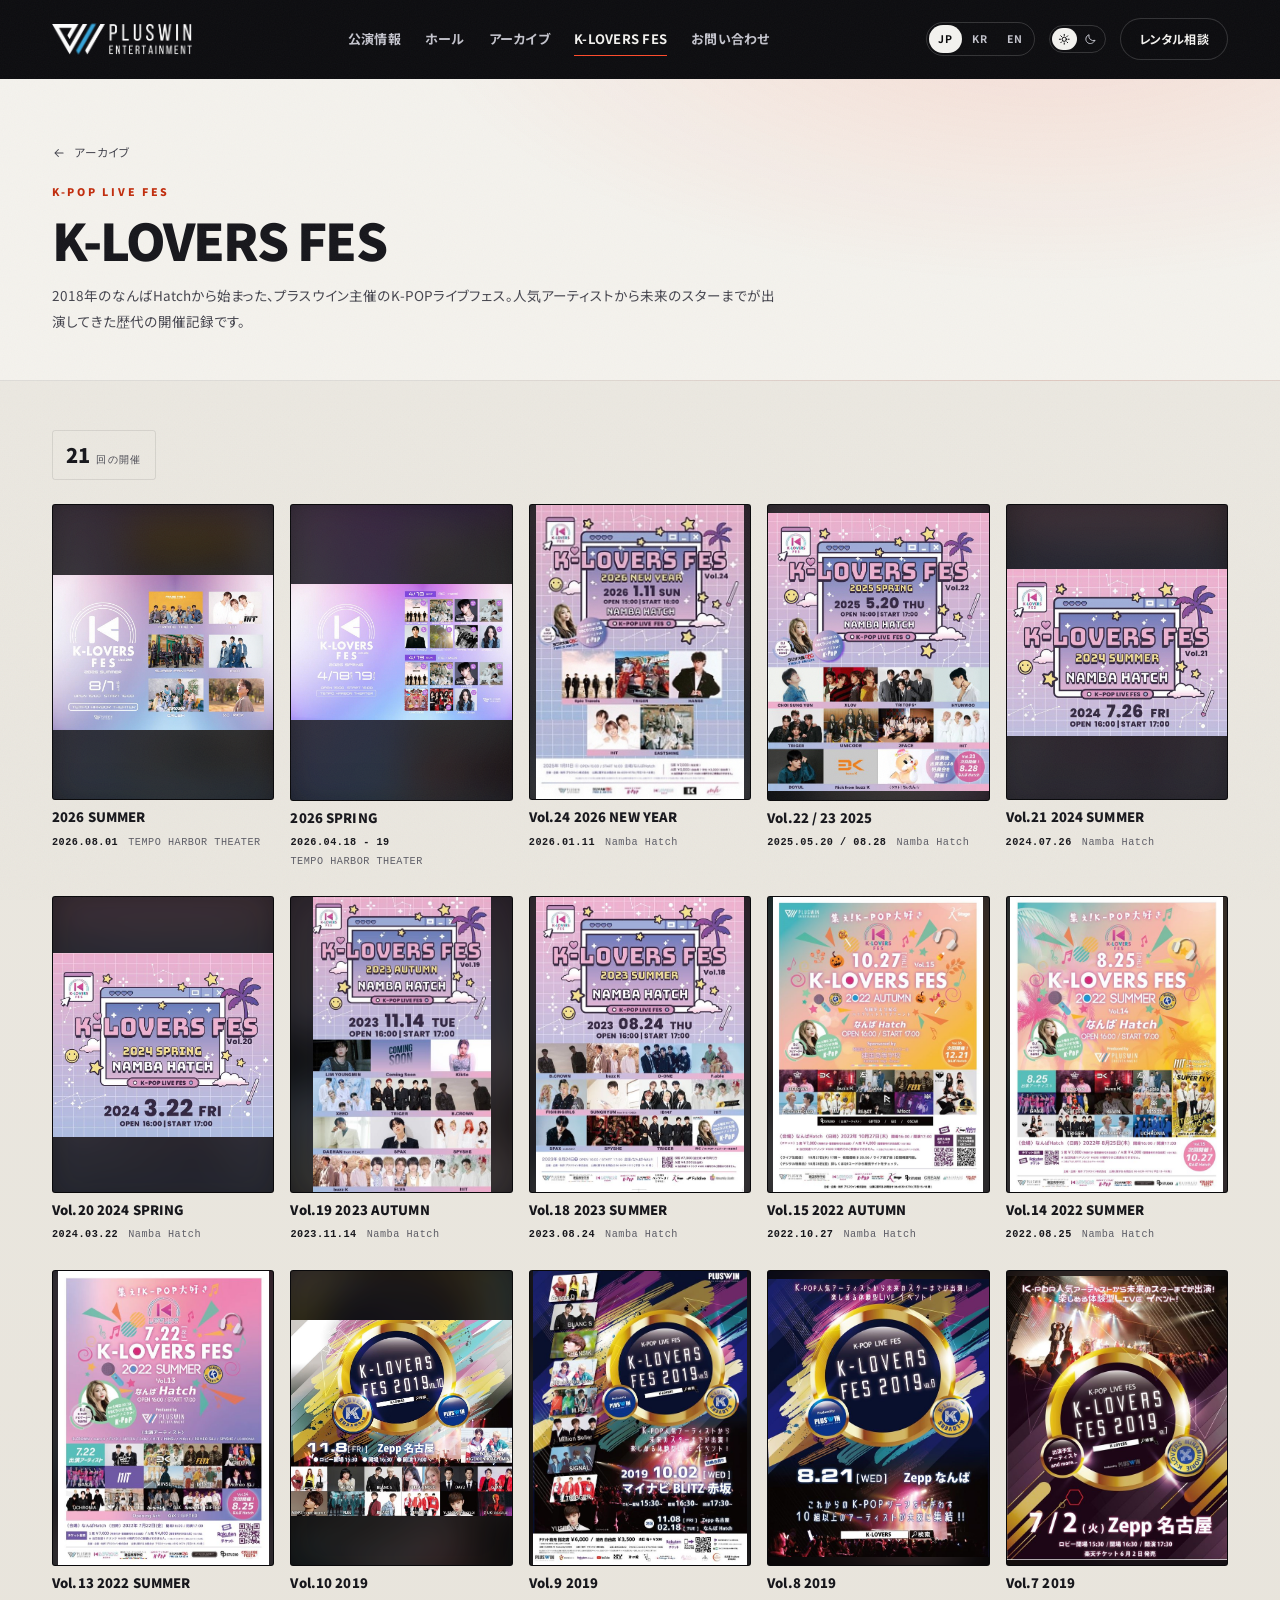
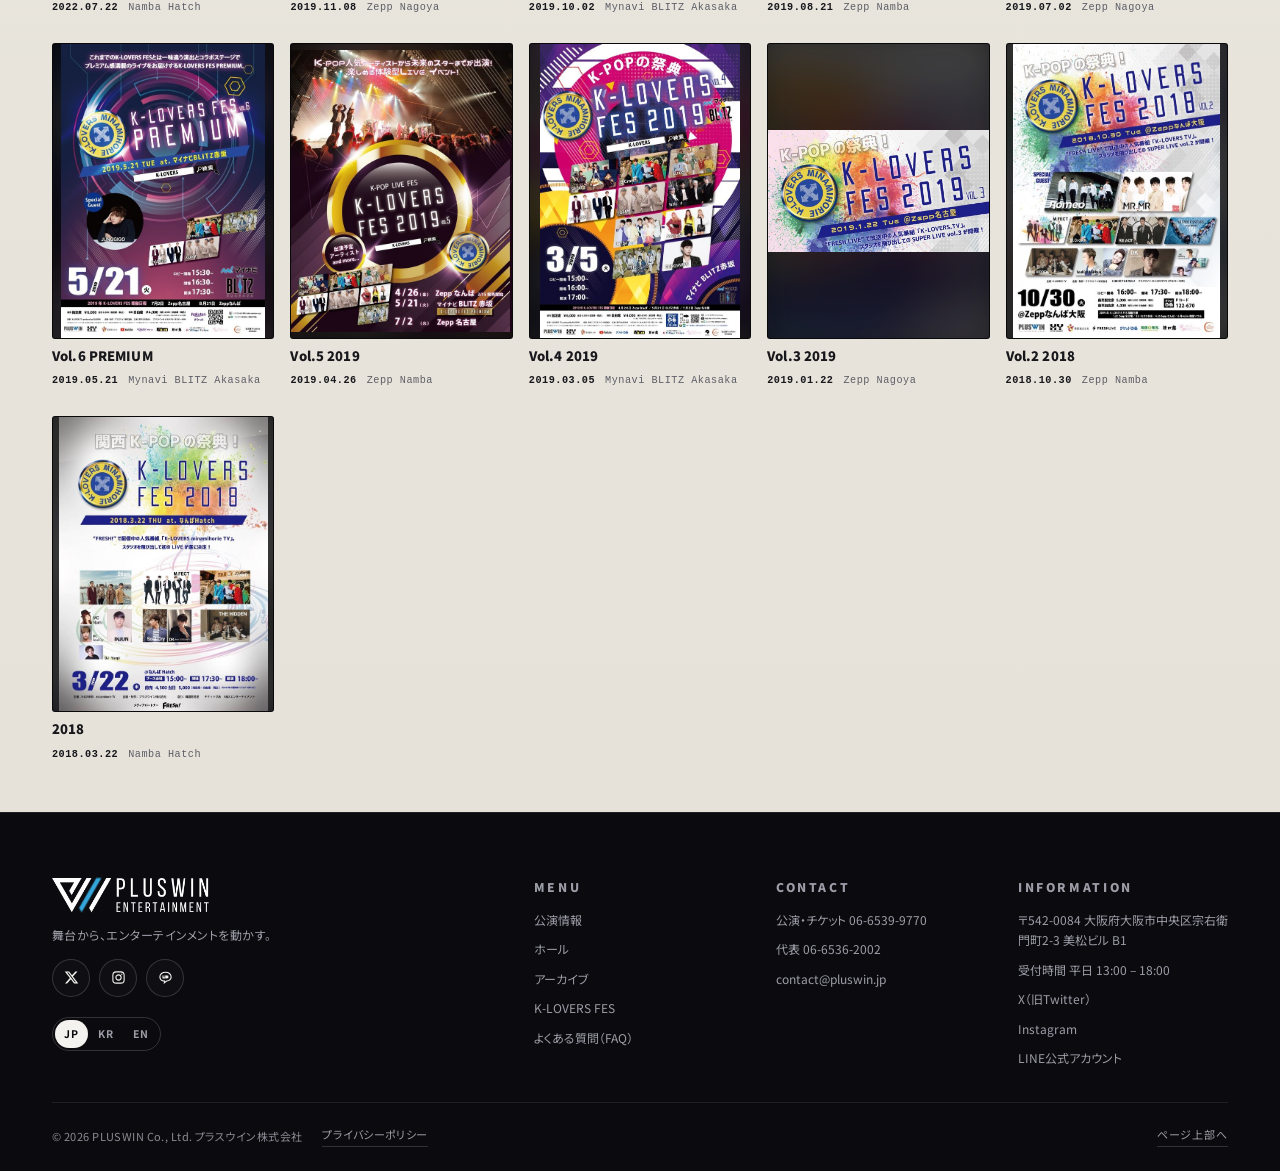
<file: klovers.html>
<!DOCTYPE html>
<html lang="ja" data-lang="ja">
<head>
<meta charset="utf-8">
<meta name="viewport" content="width=device-width, initial-scale=1">
<title>K-LOVERS FES アーカイブ | PLUSWIN — プラスウイン株式会社</title>
<meta name="description" content="プラスウイン主催のK-POPライブフェス「K-LOVERS FES」の歴代開催アーカイブ。">
<meta name="theme-color" content="#f4f2ed">
<script>/* theme first, before any paint: a stored choice or ?theme=dark|light is
   applied to <html data-theme> here so a page never flashes the other skin */
(function(){var d=document.documentElement,t=null;
try{t=new URLSearchParams(location.search).get("theme")}catch(e){}
if(t!=="dark"&&t!=="light"){try{t=localStorage.getItem("pluswin.theme")}catch(e){}}
else{try{localStorage.setItem("pluswin.theme",t)}catch(e){}}
if(t!=="dark"&&t!=="light")t="light";
d.setAttribute("data-theme",t);
var m=document.querySelector('meta[name="theme-color"]');
if(m)m.setAttribute("content",t==="dark"?"#08080a":"#f4f2ed");})();</script>
<script async src="https://www.googletagmanager.com/gtag/js?id=G-80L7MBMH2J"></script>
<script>window.dataLayer=window.dataLayer||[];function gtag(){dataLayer.push(arguments)}
gtag("js",new Date());gtag("config","G-80L7MBMH2J");</script>
<meta name="robots" content="noindex, nofollow">
<meta property="og:title" content="K-LOVERS FES アーカイブ | PLUSWIN">
<meta property="og:description" content="2018年以降、プラスウインが企画・制作・運営してきた公演のアーカイブ。公演日と会場を一覧でご覧いただけます。">
<meta property="og:type" content="website">
<meta property="og:image" content="https://hkw8102.github.io/-/assets/img/hall/stage-full.jpg">
<link rel="icon" href="assets/favicon.png" sizes="64x64" type="image/png">
<link rel="apple-touch-icon" href="assets/favicon-180.png">
<link rel="stylesheet" href="styles.css?v=20261128y">
</head>
<body data-page="klovers">
<div class="grain" aria-hidden="true"></div>

<header class="site-header" id="siteHeader">
  <div class="wrap header-inner">
    <a class="brand" href="index.html" aria-label="PLUSWIN ENTERTAINMENT">
      <img class="brand-logo" src="assets/img/pluswin-logo.png" alt="PLUSWIN ENTERTAINMENT" width="297" height="68">
    </a>

    <nav class="nav" id="mainNav" aria-label="Main">
      <a href="index.html#events" data-i18n="nav.events">公演情報</a>
      <a href="hall.html" data-i18n="nav.hall">ホール</a>
      <a href="archive.html" data-i18n="nav.archive">アーカイブ</a>
      <a href="klovers.html" data-i18n="nav.klovers" aria-current="page">K-LOVERS FES</a>
      <a href="index.html#contact" data-i18n="nav.contact">お問い合わせ</a>
    
      <div class="nav-theme" role="group" aria-label="Theme" data-i18n-aria="theme.label">
        <span class="nav-theme-lab" data-i18n="theme.label">表示テーマ</span>
        <button class="nav-theme-btn" type="button" data-theme-btn="light" aria-pressed="true"><svg viewBox="0 0 24 24" aria-hidden="true"><circle cx="12" cy="12" r="4.1"/><path d="M12 2.6v2.2M12 19.2v2.2M2.6 12h2.2M19.2 12h2.2M5.4 5.4l1.6 1.6M17 17l1.6 1.6M18.6 5.4L17 7M7 17l-1.6 1.6"/></svg><span data-i18n="theme.light">ライト</span></button>
        <button class="nav-theme-btn" type="button" data-theme-btn="dark" aria-pressed="false"><svg viewBox="0 0 24 24" aria-hidden="true"><path d="M20.6 14.3A8.7 8.7 0 0 1 9.7 3.4a8.7 8.7 0 1 0 10.9 10.9Z"/></svg><span data-i18n="theme.dark">ダーク</span></button>
      </div>
    </nav>

    <div class="header-right">
      <div class="lang" role="group" aria-label="Language / 言語">
        <button type="button" data-lang-btn="ja" aria-pressed="true">JP</button>
        <button type="button" data-lang-btn="ko" aria-pressed="false">KR</button>
        <button type="button" data-lang-btn="en" aria-pressed="false">EN</button>
      </div>
      <div class="theme-sw" role="group" aria-label="Theme" data-i18n-aria="theme.label">
        <button type="button" data-theme-btn="light" aria-pressed="true" aria-label="Light" data-i18n-aria="theme.light" title="Light" data-i18n-title="theme.light"><svg viewBox="0 0 24 24" aria-hidden="true"><circle cx="12" cy="12" r="4.1"/><path d="M12 2.6v2.2M12 19.2v2.2M2.6 12h2.2M19.2 12h2.2M5.4 5.4l1.6 1.6M17 17l1.6 1.6M18.6 5.4L17 7M7 17l-1.6 1.6"/></svg></button>
        <button type="button" data-theme-btn="dark" aria-pressed="false" aria-label="Dark" data-i18n-aria="theme.dark" title="Dark" data-i18n-title="theme.dark"><svg viewBox="0 0 24 24" aria-hidden="true"><path d="M20.6 14.3A8.7 8.7 0 0 1 9.7 3.4a8.7 8.7 0 1 0 10.9 10.9Z"/></svg></button>
      </div>
      <a class="btn btn-line header-cta" href="hall.html#rental-form" data-i18n="nav.rentalCta">レンタル相談</a>
      <button class="menu-toggle" id="menuToggle" type="button" aria-expanded="false" aria-controls="mainNav" aria-label="Menu">
        <span></span><span></span>
      </button>
    </div>
  </div>
</header>

<main id="top">

  <section class="page-head">
    <div class="wrap">
      <a class="back-link" href="archive.html"><svg viewBox="0 0 24 24" aria-hidden="true"><path d="M19 12H6M11 18l-6-6 6-6"/></svg><span data-i18n="nav.archive">アーカイブ</span></a>
      <p class="eyebrow" data-i18n="klovers.eyebrow">K-POP LIVE FES</p>
      <h1 class="page-title" data-i18n="klovers.title">K-LOVERS FES</h1>
      <p class="page-lead" data-i18n="klovers.lead">2018年のなんばHatchから始まった、プラスウイン主催のK-POPライブフェス。</p>
    </div>
  </section>

  <section class="section section-tight section-alt arch-page">
    <div class="wrap">
      <div class="archive-toolbar">
        <p class="archive-count"><b id="kloversCount">0</b><span data-i18n="klovers.count">回の開催</span></p>
      </div>
      <div class="arch-grid" id="kloversGrid"><!-- rendered by site.js --></div>
    </div>
  </section>

</main>

<footer class="site-footer">
  <div class="wrap">
    <div class="footer-top">
      <div class="footer-brand">
        <img class="footer-logo" src="assets/img/pluswin-logo.png" alt="PLUSWIN ENTERTAINMENT" width="297" height="68">
        <p data-i18n="footer.tagline">舞台から、エンターテインメントを動かす。</p>
        <div class="sns-links sns-links-footer">
          <a class="sns-icon" href="https://x.com/mh_klovers" target="_blank" rel="noopener noreferrer" aria-label="X — @mh_klovers"><svg class="sns-x" viewBox="0 0 24 24" aria-hidden="true"><path d="M18.244 2.25h3.308l-7.227 8.26 8.502 11.24H16.17l-5.214-6.817L4.99 21.75H1.68l7.73-8.835L1.254 2.25H8.08l4.713 6.231zm-1.161 17.52h1.833L7.084 4.126H5.117z"/></svg></a>
          <a class="sns-icon" href="https://www.instagram.com/kloversxpluswin/" target="_blank" rel="noopener noreferrer" aria-label="Instagram — @kloversxpluswin"><svg class="sns-ig" viewBox="0 0 24 24" fill="none" stroke="currentColor" stroke-width="1.7" aria-hidden="true"><rect x="3" y="3" width="18" height="18" rx="5.2"/><circle cx="12" cy="12" r="4.2"/><circle cx="17.3" cy="6.7" r="1.05" fill="currentColor" stroke="none"/></svg></a>
          <a class="sns-icon" href="https://page.line.me/skz6050p" target="_blank" rel="noopener noreferrer" aria-label="LINE — K-LOVERS"><svg class="sns-line" viewBox="0 0 24 24" fill="none" stroke="currentColor" stroke-width="1.7" aria-hidden="true"><path d="M12 3.5c-5 0-9 3.2-9 7.2 0 3.6 3.2 6.6 7.6 7.1l-.4 2.7 3.6-2.8c4.2-.6 7.2-3.5 7.2-7 0-4-4-7.2-9-7.2z"/><path d="M8 9.2v3.4h1.8M11.4 9.2v3.4M13.4 12.6V9.2l2.3 3.4V9.2" stroke-linecap="round" stroke-linejoin="round"/></svg></a>
        </div>
        <div class="lang lang-footer" role="group" aria-label="Language">
          <button type="button" data-lang-btn="ja" aria-pressed="true">JP</button>
          <button type="button" data-lang-btn="ko" aria-pressed="false">KR</button>
          <button type="button" data-lang-btn="en" aria-pressed="false">EN</button>
        </div>
      </div>

      <div class="footer-cols">
        <div class="footer-col">
          <p class="footer-head" data-i18n="footer.menuHead">MENU</p>
          <a href="index.html#events" data-i18n="nav.events">公演情報</a>
          <a href="hall.html" data-i18n="nav.hall">ホール</a>
          <a href="archive.html" data-i18n="nav.archive">アーカイブ</a>
          <a href="klovers.html" data-i18n="nav.klovers">K-LOVERS FES</a>
          <a href="hall.html#faq" data-i18n="faq.link">よくある質問（FAQ）</a>
        </div>
        <div class="footer-col">
          <p class="footer-head" data-i18n="footer.contactHead">CONTACT</p>
          <a href="tel:+81665399770" data-i18n="footer.telEvent">公演・チケット 06-6539-9770</a>
          <a href="tel:+81665362002" data-i18n="footer.telMain">代表 06-6536-2002</a>
          <a href="mailto:contact@pluswin.jp">contact@pluswin.jp</a>
        </div>
        <div class="footer-col">
          <p class="footer-head" data-i18n="footer.infoHead">INFORMATION</p>
          <p data-i18n="footer.addr">〒542-0084 大阪府大阪市中央区宗右衛門町2-3 美松ビル B1</p>
          <p data-i18n="footer.hours">受付時間 平日 13:00 – 18:00</p>
          <a href="https://x.com/mh_klovers" target="_blank" rel="noopener noreferrer" data-i18n="sns.xLink">X（旧Twitter）</a>
          <a href="https://www.instagram.com/kloversxpluswin/" target="_blank" rel="noopener noreferrer" data-i18n="sns.igLink">Instagram</a>
          <a href="https://page.line.me/skz6050p" target="_blank" rel="noopener noreferrer" data-i18n="sns.lineLink">LINE公式アカウント</a>
        </div>
      </div>
    </div>

    <div class="footer-bottom">
      <div class="footer-legal">
        <p class="copyright" data-i18n="footer.copyright">© 2026 PLUSWIN Co., Ltd. プラスウイン株式会社</p>
        <a class="footer-privacy" href="privacy.html" data-i18n="footer.privacy">プライバシーポリシー</a>
      </div>
      <a class="to-top" href="#top" data-i18n="footer.toTop">ページ上部へ</a>
    </div>
  </div>
</footer>

<script src="assets/js/analytics.js?v=20261128y"></script>
<script src="assets/js/theme.js?v=20261128y"></script>
<script src="assets/js/data.js?v=20261128y"></script>
<script src="assets/js/i18n-extra.js?v=20261128y"></script>
<script src="assets/js/site.js?v=20261128y"></script>
</body>
</html>
</file>
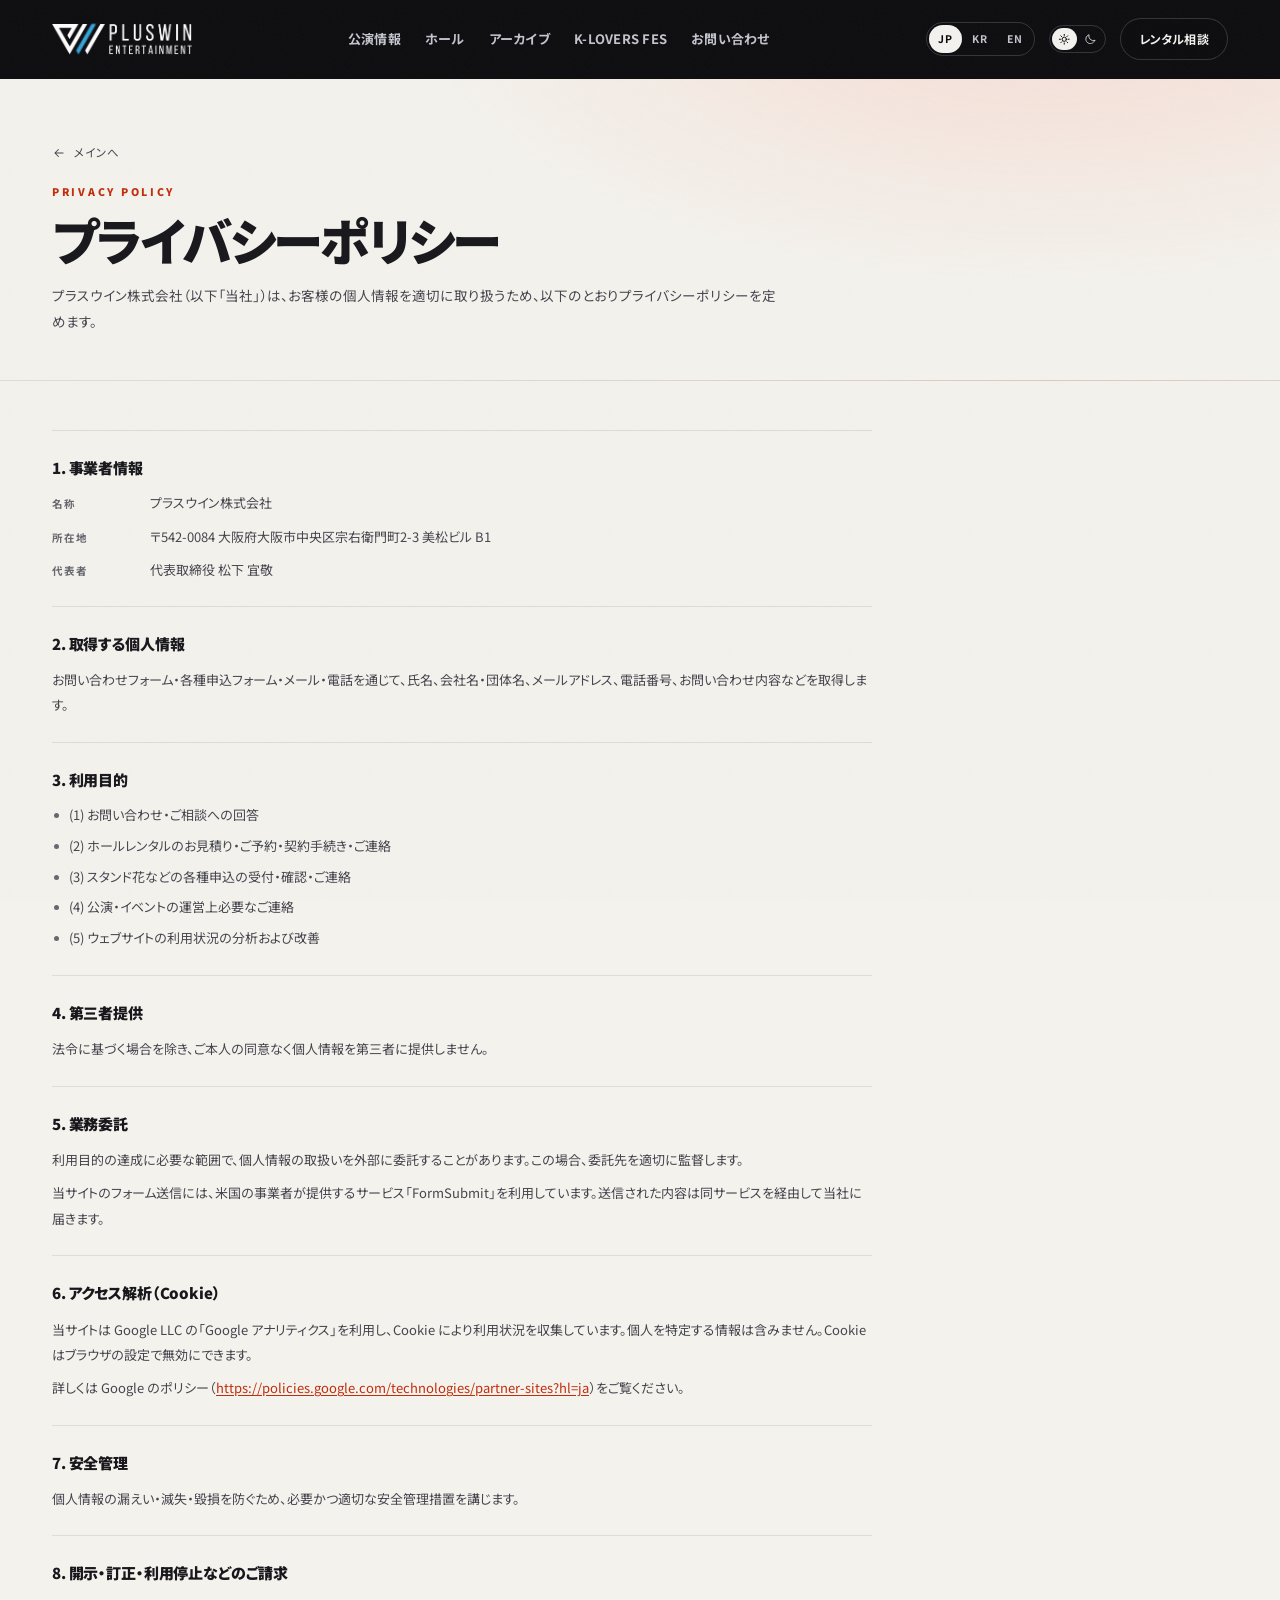
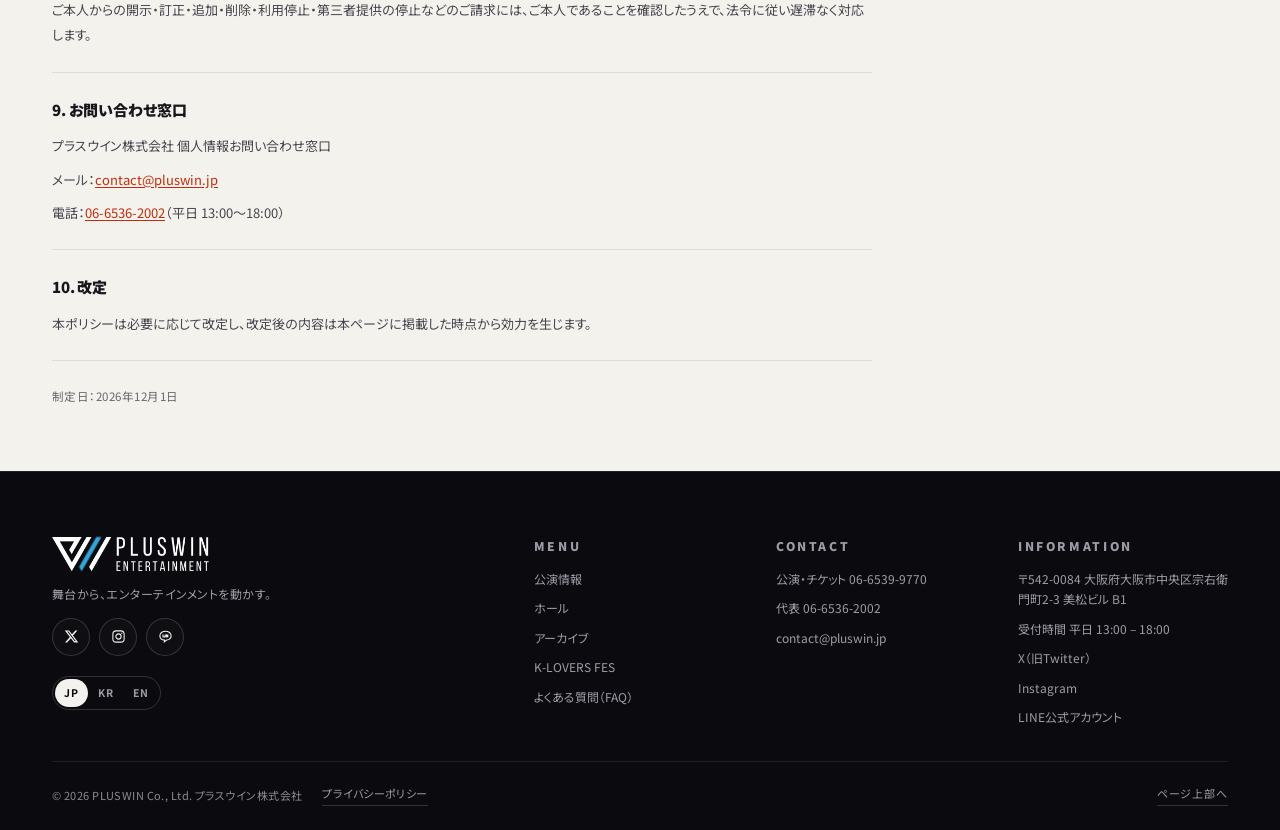
<file: privacy.html>
<!DOCTYPE html>
<html lang="ja" data-lang="ja">
<head>
<meta charset="utf-8">
<meta name="viewport" content="width=device-width, initial-scale=1">
<title>プライバシーポリシー | PLUSWIN — プラスウイン株式会社</title>
<meta name="description" content="プラスウイン株式会社のプライバシーポリシー。個人情報の取得、利用目的、第三者提供、アクセス解析、お問い合わせ窓口について定めています。">
<meta name="theme-color" content="#f4f2ed">
<script>/* theme first, before any paint: a stored choice or ?theme=dark|light is
   applied to <html data-theme> here so a page never flashes the other skin */
(function(){var d=document.documentElement,t=null;
try{t=new URLSearchParams(location.search).get("theme")}catch(e){}
if(t!=="dark"&&t!=="light"){try{t=localStorage.getItem("pluswin.theme")}catch(e){}}
else{try{localStorage.setItem("pluswin.theme",t)}catch(e){}}
if(t!=="dark"&&t!=="light")t="light";
d.setAttribute("data-theme",t);
var m=document.querySelector('meta[name="theme-color"]');
if(m)m.setAttribute("content",t==="dark"?"#08080a":"#f4f2ed");})();</script>
<script async src="https://www.googletagmanager.com/gtag/js?id=G-80L7MBMH2J"></script>
<script>window.dataLayer=window.dataLayer||[];function gtag(){dataLayer.push(arguments)}
gtag("js",new Date());gtag("config","G-80L7MBMH2J");</script>
<meta name="robots" content="noindex, nofollow">
<meta property="og:title" content="プライバシーポリシー | PLUSWIN — プラスウイン株式会社">
<meta property="og:description" content="プラスウイン株式会社のプライバシーポリシー。個人情報の取得、利用目的、第三者提供、アクセス解析、お問い合わせ窓口について定めています。">
<meta property="og:type" content="website">
<meta property="og:image" content="https://hkw8102.github.io/-/assets/img/hall/stage-full.jpg">
<link rel="icon" href="assets/favicon.png" sizes="64x64" type="image/png">
<link rel="apple-touch-icon" href="assets/favicon-180.png">
<link rel="stylesheet" href="styles.css?v=20261128y">
</head>
<body data-page="privacy">
<div class="grain" aria-hidden="true"></div>

<header class="site-header" id="siteHeader">
  <div class="wrap header-inner">
    <a class="brand" href="index.html" aria-label="PLUSWIN ENTERTAINMENT">
      <img class="brand-logo" src="assets/img/pluswin-logo.png" alt="PLUSWIN ENTERTAINMENT" width="297" height="68">
    </a>

    <nav class="nav" id="mainNav" aria-label="Main">
      <a href="index.html#events" data-i18n="nav.events">公演情報</a>
      <a href="hall.html" data-i18n="nav.hall">ホール</a>
      <a href="archive.html" data-i18n="nav.archive">アーカイブ</a>
      <a href="klovers.html" data-i18n="nav.klovers">K-LOVERS FES</a>
      <a href="index.html#contact" data-i18n="nav.contact">お問い合わせ</a>
    
      <div class="nav-theme" role="group" aria-label="Theme" data-i18n-aria="theme.label">
        <span class="nav-theme-lab" data-i18n="theme.label">表示テーマ</span>
        <button class="nav-theme-btn" type="button" data-theme-btn="light" aria-pressed="true"><svg viewBox="0 0 24 24" aria-hidden="true"><circle cx="12" cy="12" r="4.1"/><path d="M12 2.6v2.2M12 19.2v2.2M2.6 12h2.2M19.2 12h2.2M5.4 5.4l1.6 1.6M17 17l1.6 1.6M18.6 5.4L17 7M7 17l-1.6 1.6"/></svg><span data-i18n="theme.light">ライト</span></button>
        <button class="nav-theme-btn" type="button" data-theme-btn="dark" aria-pressed="false"><svg viewBox="0 0 24 24" aria-hidden="true"><path d="M20.6 14.3A8.7 8.7 0 0 1 9.7 3.4a8.7 8.7 0 1 0 10.9 10.9Z"/></svg><span data-i18n="theme.dark">ダーク</span></button>
      </div>
    </nav>

    <div class="header-right">
      <div class="lang" role="group" aria-label="Language / 言語">
        <button type="button" data-lang-btn="ja" aria-pressed="true">JP</button>
        <button type="button" data-lang-btn="ko" aria-pressed="false">KR</button>
        <button type="button" data-lang-btn="en" aria-pressed="false">EN</button>
      </div>
      <div class="theme-sw" role="group" aria-label="Theme" data-i18n-aria="theme.label">
        <button type="button" data-theme-btn="light" aria-pressed="true" aria-label="Light" data-i18n-aria="theme.light" title="Light" data-i18n-title="theme.light"><svg viewBox="0 0 24 24" aria-hidden="true"><circle cx="12" cy="12" r="4.1"/><path d="M12 2.6v2.2M12 19.2v2.2M2.6 12h2.2M19.2 12h2.2M5.4 5.4l1.6 1.6M17 17l1.6 1.6M18.6 5.4L17 7M7 17l-1.6 1.6"/></svg></button>
        <button type="button" data-theme-btn="dark" aria-pressed="false" aria-label="Dark" data-i18n-aria="theme.dark" title="Dark" data-i18n-title="theme.dark"><svg viewBox="0 0 24 24" aria-hidden="true"><path d="M20.6 14.3A8.7 8.7 0 0 1 9.7 3.4a8.7 8.7 0 1 0 10.9 10.9Z"/></svg></button>
      </div>
      <a class="btn btn-line header-cta" href="hall.html#rental-form" data-i18n="nav.rentalCta">レンタル相談</a>
      <button class="menu-toggle" id="menuToggle" type="button" aria-expanded="false" aria-controls="mainNav" aria-label="Menu">
        <span></span><span></span>
      </button>
    </div>
  </div>
</header>

<main id="top">

  <section class="page-head">
    <div class="wrap">
      <a class="back-link" href="index.html"><svg viewBox="0 0 24 24" aria-hidden="true"><path d="M19 12H6M11 18l-6-6 6-6"/></svg><span data-i18n="page.back">メインへ</span></a>
      <p class="eyebrow" data-i18n="privacy.eyebrow">PRIVACY POLICY</p>
      <h1 class="page-title" data-i18n="privacy.title">プライバシーポリシー</h1>
      <p class="page-lead" data-i18n="privacy.lead">プラスウイン株式会社（以下「当社」）は、お客様の個人情報を適切に取り扱うため、以下のとおりプライバシーポリシーを定めます。</p>
    </div>
  </section>

  <section class="section section-tight privacy-page">
    <div class="wrap">
      <article class="privacy-doc">
        <p class="privacy-note" data-i18n="privacy.note"></p>

        <section class="privacy-sec">
          <h2 data-i18n="privacy.s1t">1. 事業者情報</h2>
          <dl class="privacy-defs">
            <div><dt data-i18n="privacy.s1l1">名称</dt><dd data-i18n="privacy.s1v1">プラスウイン株式会社</dd></div>
            <div><dt data-i18n="privacy.s1l2">所在地</dt><dd data-i18n="privacy.s1v2">〒542-0084 大阪府大阪市中央区宗右衛門町2-3 美松ビル B1</dd></div>
            <div><dt data-i18n="privacy.s1l3">代表者</dt><dd data-i18n="privacy.s1v3">代表取締役 松下 宜敬</dd></div>
          </dl>
        </section>

        <section class="privacy-sec">
          <h2 data-i18n="privacy.s2t">2. 取得する個人情報</h2>
          <p data-i18n="privacy.s2p">お問い合わせフォーム・各種申込フォーム・メール・電話を通じて、氏名、会社名・団体名、メールアドレス、電話番号、お問い合わせ内容などを取得します。</p>
        </section>

        <section class="privacy-sec">
          <h2 data-i18n="privacy.s3t">3. 利用目的</h2>
          <ul class="privacy-list">
            <li data-i18n="privacy.s3i1">(1) お問い合わせ・ご相談への回答</li>
            <li data-i18n="privacy.s3i2">(2) ホールレンタルのお見積り・ご予約・契約手続き・ご連絡</li>
            <li data-i18n="privacy.s3i3">(3) スタンド花などの各種申込の受付・確認・ご連絡</li>
            <li data-i18n="privacy.s3i4">(4) 公演・イベントの運営上必要なご連絡</li>
            <li data-i18n="privacy.s3i5">(5) ウェブサイトの利用状況の分析および改善</li>
          </ul>
        </section>

        <section class="privacy-sec">
          <h2 data-i18n="privacy.s4t">4. 第三者提供</h2>
          <p data-i18n="privacy.s4p">法令に基づく場合を除き、ご本人の同意なく個人情報を第三者に提供しません。</p>
        </section>

        <section class="privacy-sec">
          <h2 data-i18n="privacy.s5t">5. 業務委託</h2>
          <p data-i18n="privacy.s5p1">利用目的の達成に必要な範囲で、個人情報の取扱いを外部に委託することがあります。この場合、委託先を適切に監督します。</p>
          <p data-i18n="privacy.s5p2">当サイトのフォーム送信には、米国の事業者が提供するサービス「FormSubmit」を利用しています。送信された内容は同サービスを経由して当社に届きます。</p>
        </section>

        <section class="privacy-sec">
          <h2 data-i18n="privacy.s6t">6. アクセス解析（Cookie）</h2>
          <p data-i18n="privacy.s6p1">当サイトは Google LLC の「Google アナリティクス」を利用し、Cookie により利用状況を収集しています。個人を特定する情報は含みません。Cookie はブラウザの設定で無効にできます。</p>
          <p data-i18n="privacy.s6p2">詳しくは Google のポリシー（<a href="https://policies.google.com/technologies/partner-sites?hl=ja" target="_blank" rel="noopener">https://policies.google.com/technologies/partner-sites?hl=ja</a>）をご覧ください。</p>
        </section>

        <section class="privacy-sec">
          <h2 data-i18n="privacy.s7t">7. 安全管理</h2>
          <p data-i18n="privacy.s7p">個人情報の漏えい・滅失・毀損を防ぐため、必要かつ適切な安全管理措置を講じます。</p>
        </section>

        <section class="privacy-sec">
          <h2 data-i18n="privacy.s8t">8. 開示・訂正・利用停止などのご請求</h2>
          <p data-i18n="privacy.s8p">ご本人からの開示・訂正・追加・削除・利用停止・第三者提供の停止などのご請求には、ご本人であることを確認したうえで、法令に従い遅滞なく対応します。</p>
        </section>

        <section class="privacy-sec">
          <h2 data-i18n="privacy.s9t">9. お問い合わせ窓口</h2>
          <p data-i18n="privacy.s9p1">プラスウイン株式会社 個人情報お問い合わせ窓口</p>
          <p><span data-i18n="privacy.s9mail">メール：</span><a href="mailto:contact@pluswin.jp">contact@pluswin.jp</a></p>
          <p><span data-i18n="privacy.s9tel">電話：</span><a href="tel:+81665362002">06-6536-2002</a><span data-i18n="privacy.s9telNote">（平日 13:00〜18:00）</span></p>
        </section>

        <section class="privacy-sec">
          <h2 data-i18n="privacy.s10t">10. 改定</h2>
          <p data-i18n="privacy.s10p">本ポリシーは必要に応じて改定し、改定後の内容は本ページに掲載した時点から効力を生じます。</p>
        </section>

        <p class="privacy-est" data-i18n="privacy.est">制定日：2026年12月1日</p>
      </article>
    </div>
  </section>

</main>

<footer class="site-footer">
  <div class="wrap">
    <div class="footer-top">
      <div class="footer-brand">
        <img class="footer-logo" src="assets/img/pluswin-logo.png" alt="PLUSWIN ENTERTAINMENT" width="297" height="68">
        <p data-i18n="footer.tagline">舞台から、エンターテインメントを動かす。</p>
        <div class="sns-links sns-links-footer">
          <a class="sns-icon" href="https://x.com/mh_klovers" target="_blank" rel="noopener noreferrer" aria-label="X — @mh_klovers"><svg class="sns-x" viewBox="0 0 24 24" aria-hidden="true"><path d="M18.244 2.25h3.308l-7.227 8.26 8.502 11.24H16.17l-5.214-6.817L4.99 21.75H1.68l7.73-8.835L1.254 2.25H8.08l4.713 6.231zm-1.161 17.52h1.833L7.084 4.126H5.117z"/></svg></a>
          <a class="sns-icon" href="https://www.instagram.com/kloversxpluswin/" target="_blank" rel="noopener noreferrer" aria-label="Instagram — @kloversxpluswin"><svg class="sns-ig" viewBox="0 0 24 24" fill="none" stroke="currentColor" stroke-width="1.7" aria-hidden="true"><rect x="3" y="3" width="18" height="18" rx="5.2"/><circle cx="12" cy="12" r="4.2"/><circle cx="17.3" cy="6.7" r="1.05" fill="currentColor" stroke="none"/></svg></a>
          <a class="sns-icon" href="https://page.line.me/skz6050p" target="_blank" rel="noopener noreferrer" aria-label="LINE — K-LOVERS"><svg class="sns-line" viewBox="0 0 24 24" fill="none" stroke="currentColor" stroke-width="1.7" aria-hidden="true"><path d="M12 3.5c-5 0-9 3.2-9 7.2 0 3.6 3.2 6.6 7.6 7.1l-.4 2.7 3.6-2.8c4.2-.6 7.2-3.5 7.2-7 0-4-4-7.2-9-7.2z"/><path d="M8 9.2v3.4h1.8M11.4 9.2v3.4M13.4 12.6V9.2l2.3 3.4V9.2" stroke-linecap="round" stroke-linejoin="round"/></svg></a>
        </div>
        <div class="lang lang-footer" role="group" aria-label="Language">
          <button type="button" data-lang-btn="ja" aria-pressed="true">JP</button>
          <button type="button" data-lang-btn="ko" aria-pressed="false">KR</button>
          <button type="button" data-lang-btn="en" aria-pressed="false">EN</button>
        </div>
      </div>

      <div class="footer-cols">
        <div class="footer-col">
          <p class="footer-head" data-i18n="footer.menuHead">MENU</p>
          <a href="index.html#events" data-i18n="nav.events">公演情報</a>
          <a href="hall.html" data-i18n="nav.hall">ホール</a>
          <a href="archive.html" data-i18n="nav.archive">アーカイブ</a>
          <a href="klovers.html" data-i18n="nav.klovers">K-LOVERS FES</a>
          <a href="hall.html#faq" data-i18n="faq.link">よくある質問（FAQ）</a>
        </div>
        <div class="footer-col">
          <p class="footer-head" data-i18n="footer.contactHead">CONTACT</p>
          <a href="tel:+81665399770" data-i18n="footer.telEvent">公演・チケット 06-6539-9770</a>
          <a href="tel:+81665362002" data-i18n="footer.telMain">代表 06-6536-2002</a>
          <a href="mailto:contact@pluswin.jp">contact@pluswin.jp</a>
        </div>
        <div class="footer-col">
          <p class="footer-head" data-i18n="footer.infoHead">INFORMATION</p>
          <p data-i18n="footer.addr">〒542-0084 大阪府大阪市中央区宗右衛門町2-3 美松ビル B1</p>
          <p data-i18n="footer.hours">受付時間 平日 13:00 – 18:00</p>
          <a href="https://x.com/mh_klovers" target="_blank" rel="noopener noreferrer" data-i18n="sns.xLink">X（旧Twitter）</a>
          <a href="https://www.instagram.com/kloversxpluswin/" target="_blank" rel="noopener noreferrer" data-i18n="sns.igLink">Instagram</a>
          <a href="https://page.line.me/skz6050p" target="_blank" rel="noopener noreferrer" data-i18n="sns.lineLink">LINE公式アカウント</a>
        </div>
      </div>
    </div>

    <div class="footer-bottom">
      <div class="footer-legal">
        <p class="copyright" data-i18n="footer.copyright">© 2026 PLUSWIN Co., Ltd. プラスウイン株式会社</p>
        <a class="footer-privacy" href="privacy.html" data-i18n="footer.privacy">プライバシーポリシー</a>
      </div>
      <a class="to-top" href="#top" data-i18n="footer.toTop">ページ上部へ</a>
    </div>
  </div>
</footer>

<script src="assets/js/analytics.js?v=20261128y"></script>
<script src="assets/js/theme.js?v=20261128y"></script>
<script src="assets/js/data.js?v=20261128y"></script>
<script src="assets/js/i18n-extra.js?v=20261128y"></script>
<script src="assets/js/site.js?v=20261128y"></script>
</body>
</html>
</file>
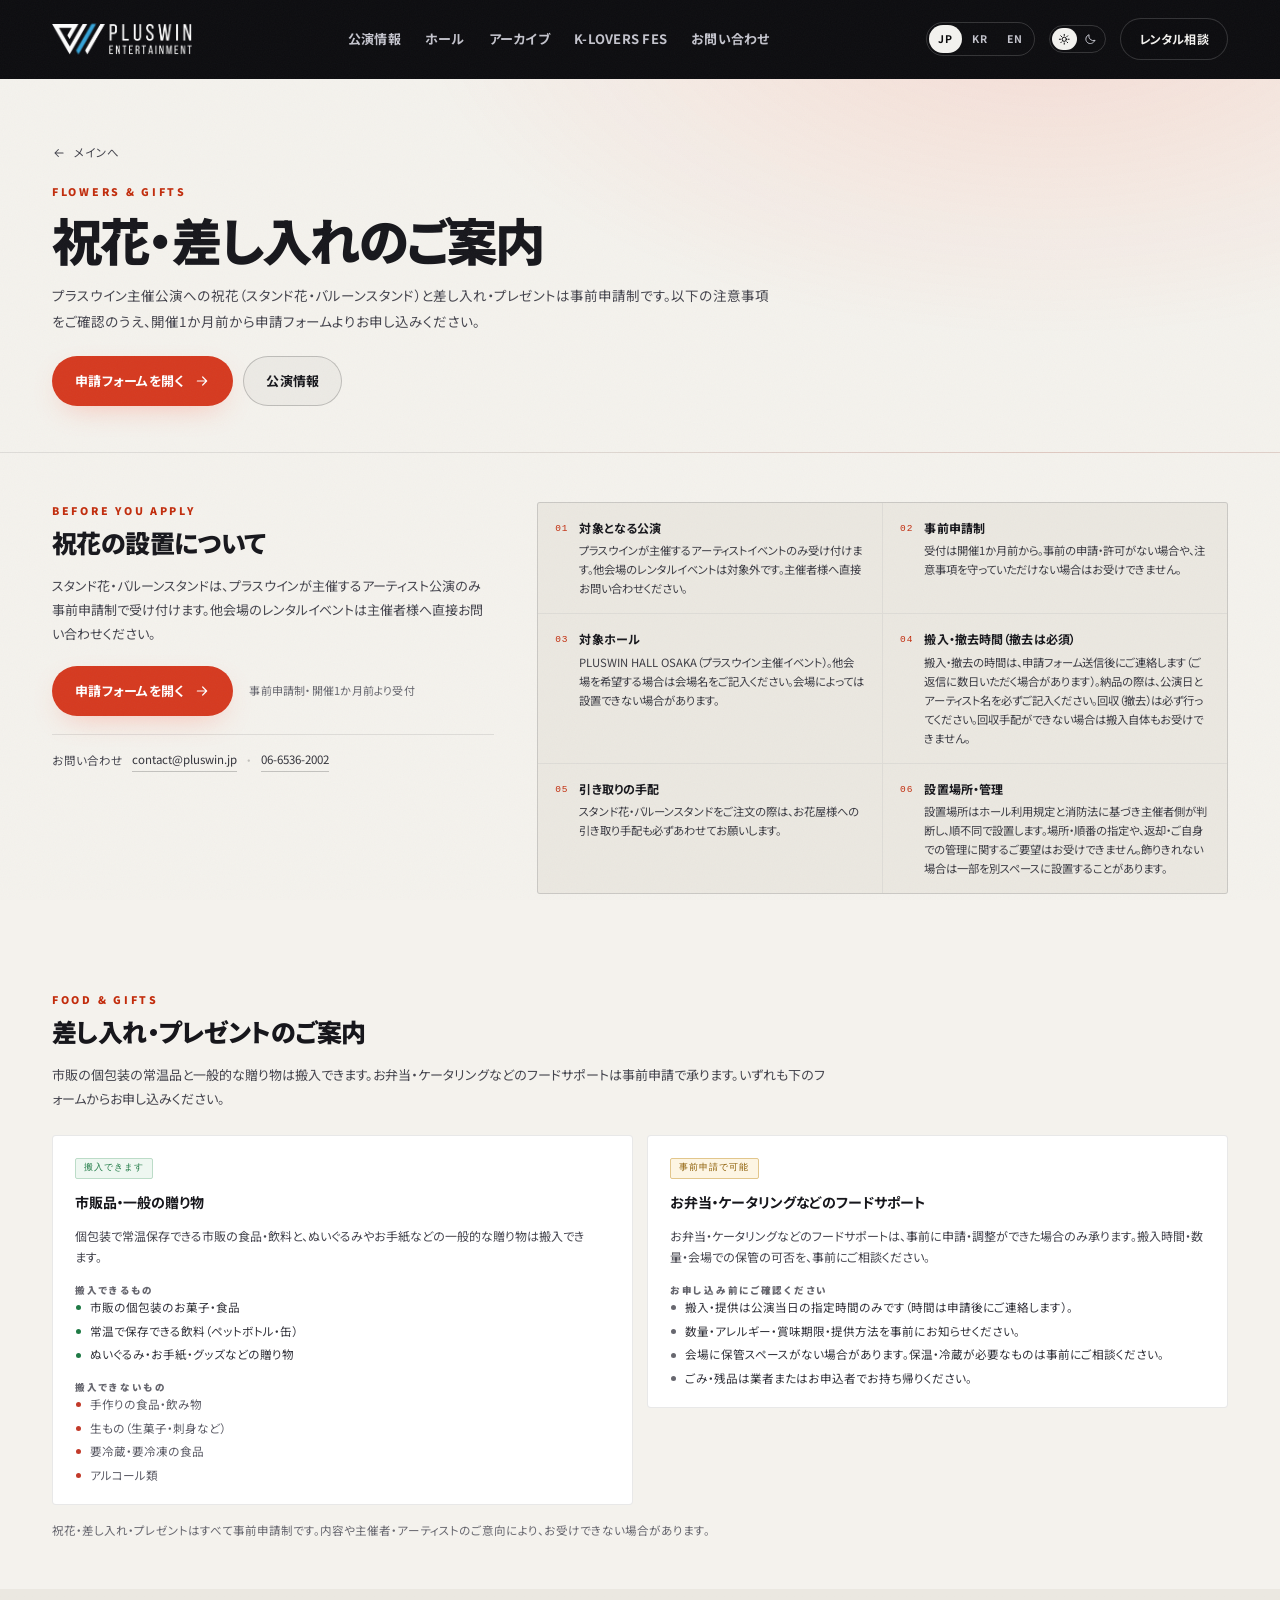
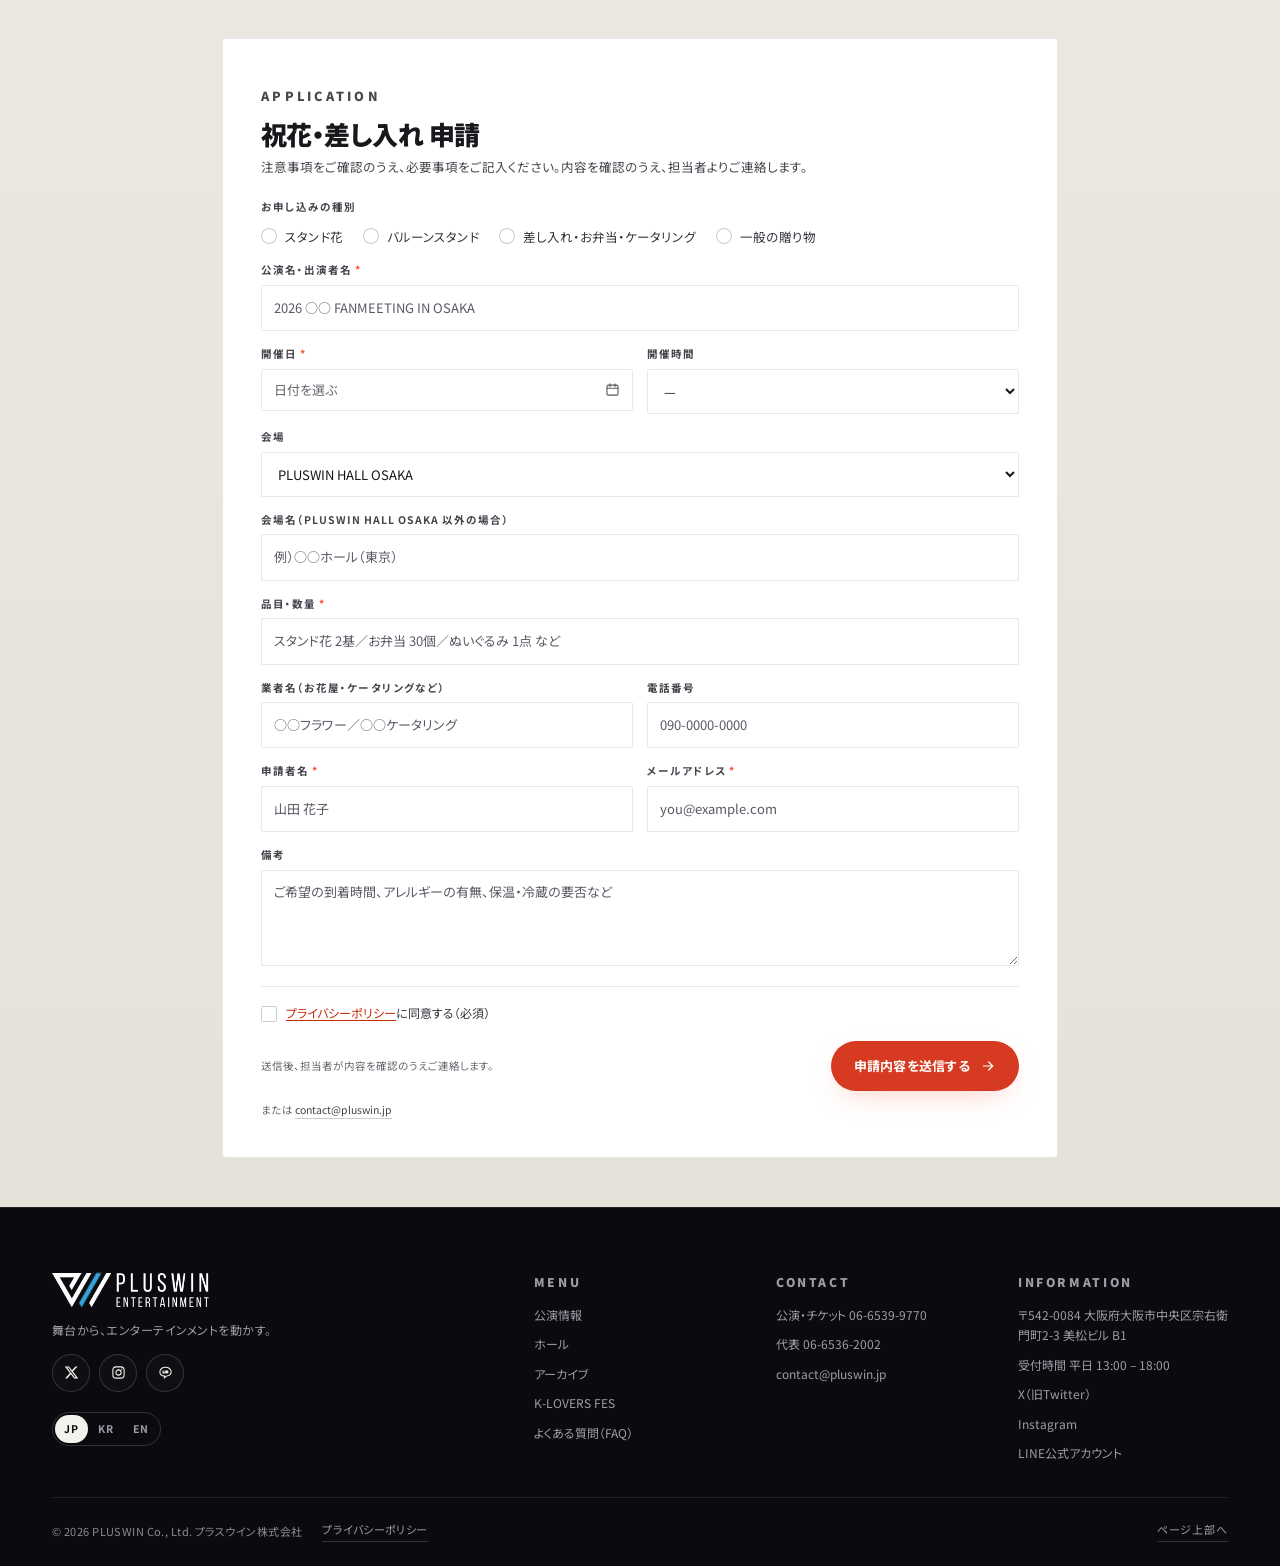
<file: stand.html>
<!DOCTYPE html>
<html lang="ja" data-lang="ja">
<head>
<meta charset="utf-8">
<meta name="viewport" content="width=device-width, initial-scale=1">
<title>祝花・差し入れのご案内 | PLUSWIN</title>
<meta name="description" content="プラスウイン主催公演への祝花（スタンド花・バルーンスタンド）と差し入れ・プレゼントのご案内と申請フォーム。事前申請制、開催1か月前より受付。">
<meta name="theme-color" content="#f4f2ed">
<script>/* theme first, before any paint: a stored choice or ?theme=dark|light is
   applied to <html data-theme> here so a page never flashes the other skin */
(function(){var d=document.documentElement,t=null;
try{t=new URLSearchParams(location.search).get("theme")}catch(e){}
if(t!=="dark"&&t!=="light"){try{t=localStorage.getItem("pluswin.theme")}catch(e){}}
else{try{localStorage.setItem("pluswin.theme",t)}catch(e){}}
if(t!=="dark"&&t!=="light")t="light";
d.setAttribute("data-theme",t);
var m=document.querySelector('meta[name="theme-color"]');
if(m)m.setAttribute("content",t==="dark"?"#08080a":"#f4f2ed");})();</script>
<script async src="https://www.googletagmanager.com/gtag/js?id=G-80L7MBMH2J"></script>
<script>window.dataLayer=window.dataLayer||[];function gtag(){dataLayer.push(arguments)}
gtag("js",new Date());gtag("config","G-80L7MBMH2J");</script>
<meta name="robots" content="noindex, nofollow">
<meta property="og:title" content="祝花・差し入れのご案内 | PLUSWIN">
<meta property="og:description" content="プラスウイン主催公演への祝花（スタンド花・バルーンスタンド）と差し入れ・プレゼントのご案内と申請フォーム。事前申請制、開催1か月前より受付。">
<meta property="og:type" content="website">
<meta property="og:image" content="https://hkw8102.github.io/-/assets/img/hall/stage-full.jpg">
<link rel="icon" href="assets/favicon.png" sizes="64x64" type="image/png">
<link rel="apple-touch-icon" href="assets/favicon-180.png">
<link rel="stylesheet" href="styles.css?v=20261128y">
</head>
<body data-page="stand">
<div class="grain" aria-hidden="true"></div>

<header class="site-header" id="siteHeader">
  <div class="wrap header-inner">
    <a class="brand" href="index.html" aria-label="PLUSWIN ENTERTAINMENT">
      <img class="brand-logo" src="assets/img/pluswin-logo.png" alt="PLUSWIN ENTERTAINMENT" width="297" height="68">
    </a>

    <nav class="nav" id="mainNav" aria-label="Main">
      <a href="index.html#events" data-i18n="nav.events">公演情報</a>
      <a href="hall.html" data-i18n="nav.hall">ホール</a>
      <a href="archive.html" data-i18n="nav.archive">アーカイブ</a>
      <a href="klovers.html" data-i18n="nav.klovers">K-LOVERS FES</a>
      <a href="index.html#contact" data-i18n="nav.contact">お問い合わせ</a>
    
      <div class="nav-theme" role="group" aria-label="Theme" data-i18n-aria="theme.label">
        <span class="nav-theme-lab" data-i18n="theme.label">表示テーマ</span>
        <button class="nav-theme-btn" type="button" data-theme-btn="light" aria-pressed="true"><svg viewBox="0 0 24 24" aria-hidden="true"><circle cx="12" cy="12" r="4.1"/><path d="M12 2.6v2.2M12 19.2v2.2M2.6 12h2.2M19.2 12h2.2M5.4 5.4l1.6 1.6M17 17l1.6 1.6M18.6 5.4L17 7M7 17l-1.6 1.6"/></svg><span data-i18n="theme.light">ライト</span></button>
        <button class="nav-theme-btn" type="button" data-theme-btn="dark" aria-pressed="false"><svg viewBox="0 0 24 24" aria-hidden="true"><path d="M20.6 14.3A8.7 8.7 0 0 1 9.7 3.4a8.7 8.7 0 1 0 10.9 10.9Z"/></svg><span data-i18n="theme.dark">ダーク</span></button>
      </div>
    </nav>

    <div class="header-right">
      <div class="lang" role="group" aria-label="Language / 言語">
        <button type="button" data-lang-btn="ja" aria-pressed="true">JP</button>
        <button type="button" data-lang-btn="ko" aria-pressed="false">KR</button>
        <button type="button" data-lang-btn="en" aria-pressed="false">EN</button>
      </div>
      <div class="theme-sw" role="group" aria-label="Theme" data-i18n-aria="theme.label">
        <button type="button" data-theme-btn="light" aria-pressed="true" aria-label="Light" data-i18n-aria="theme.light" title="Light" data-i18n-title="theme.light"><svg viewBox="0 0 24 24" aria-hidden="true"><circle cx="12" cy="12" r="4.1"/><path d="M12 2.6v2.2M12 19.2v2.2M2.6 12h2.2M19.2 12h2.2M5.4 5.4l1.6 1.6M17 17l1.6 1.6M18.6 5.4L17 7M7 17l-1.6 1.6"/></svg></button>
        <button type="button" data-theme-btn="dark" aria-pressed="false" aria-label="Dark" data-i18n-aria="theme.dark" title="Dark" data-i18n-title="theme.dark"><svg viewBox="0 0 24 24" aria-hidden="true"><path d="M20.6 14.3A8.7 8.7 0 0 1 9.7 3.4a8.7 8.7 0 1 0 10.9 10.9Z"/></svg></button>
      </div>
      <a class="btn btn-line header-cta" href="hall.html#rental-form" data-i18n="nav.rentalCta">レンタル相談</a>
      <button class="menu-toggle" id="menuToggle" type="button" aria-expanded="false" aria-controls="mainNav" aria-label="Menu">
        <span></span><span></span>
      </button>
    </div>
  </div>
</header>

<main id="top">

  <section class="page-head">
    <div class="wrap">
      <a class="back-link" href="index.html"><svg viewBox="0 0 24 24" aria-hidden="true"><path d="M19 12H6M11 18l-6-6 6-6"/></svg><span data-i18n="page.back">メインへ</span></a>
      <p class="eyebrow" data-i18n="stand.eyebrow">FLOWERS &amp; GIFTS</p>
      <h1 class="page-title" data-i18n="stand.title">祝花・差し入れのご案内</h1>
      <p class="page-lead" data-i18n="stand.pageLead">プラスウイン主催公演への祝花（スタンド花・バルーンスタンド）と差し入れ・プレゼントは事前申請制です。以下の注意事項をご確認のうえ、開催1か月前から申請フォームよりお申し込みください。</p>
      <div class="page-actions">
        <a class="btn btn-solid" href="#stand-form"><span data-i18n="stand.cta">申請フォームを開く</span><svg viewBox="0 0 24 24" aria-hidden="true"><path d="M5 12h13M13 6l6 6-6 6"/></svg></a>
        <a class="btn btn-line" href="index.html#events" data-i18n="nav.events">公演情報</a>
      </div>
    </div>
  </section>

  <section class="section section-tight" id="flowers">
    <div class="wrap">
      <div class="stand-page">
        <div class="stand-copy reveal">
          <div class="block-head">
            <p class="eyebrow">BEFORE YOU APPLY</p>
            <h2 class="block-title" data-i18n="stand.rulesHead">祝花の設置について</h2>
          </div>
          <p class="stand-lead" data-i18n="stand.rulesLead">スタンド花・バルーンスタンドは、プラスウインが主催するアーティスト公演のみ事前申請制で受け付けます。他会場のレンタルイベントは主催者様へ直接お問い合わせください。</p>
          <div class="stand-actions">
            <a class="btn btn-solid" href="#stand-form">
              <span data-i18n="stand.cta">申請フォームを開く</span>
              <svg viewBox="0 0 24 24" aria-hidden="true"><path d="M5 12h13M13 6l6 6-6 6"/></svg>
            </a>
            <p class="stand-note" data-i18n="stand.note">事前申請制・開催1か月前より受付</p>
          </div>
          <p class="stand-contact">
            <span data-i18n="stand.contactLabel">お問い合わせ</span>
            <a href="mailto:contact@pluswin.jp">contact@pluswin.jp</a><i>・</i><a href="tel:+81665362002">06-6536-2002</a>
          </p>
        </div>
        <ol class="stand-rules reveal" id="standRules"><!-- rendered by site.js --></ol>
      </div>
    </div>
  </section>

  <section class="section section-tight" id="gifts">
    <div class="wrap">
      <div class="block-head reveal">
        <p class="eyebrow" data-i18n="gift.eyebrow">FOOD &amp; GIFTS</p>
        <h2 class="block-title" data-i18n="gift.title">差し入れ・プレゼントのご案内</h2>
      </div>
      <p class="gift-lead reveal" data-i18n="gift.lead">市販の個包装の常温品と一般的な贈り物は搬入できます。お弁当・ケータリングなどのフードサポートは事前申請で承ります。いずれも下のフォームからお申し込みください。</p>
      <div class="gift-grid reveal" id="giftGuide"><!-- rendered by site.js --></div>
      <p class="gift-note reveal" data-i18n="gift.note">祝花・差し入れ・プレゼントはすべて事前申請制です。内容や主催者・アーティストのご意向により、お受けできない場合があります。</p>
    </div>
  </section>

  <section class="section section-alt section-tight" id="stand-form">
    <div class="wrap stand-form-wrap">
      <div class="form-card reveal">
        <div class="stand-form-head">
          <p class="eyebrow">APPLICATION</p>
          <h2 data-i18n="stand.formTitle">祝花・差し入れ 申請</h2>
          <p data-i18n="stand.formSub">注意事項をご確認のうえ、必要事項をご記入ください。内容を確認のうえ、担当者よりご連絡します。</p>
        </div>

        <form id="standForm" method="POST" action="https://formsubmit.co/contact@pluswin.jp" target="_blank" rel="noopener" accept-charset="UTF-8">
          <input type="hidden" name="_subject" value="[PLUSWIN] 祝花・差し入れ申請">
          <input type="hidden" name="_template" value="table">
          <input type="hidden" name="_captcha" value="false">
          <input type="hidden" name="_next" value="">
          <input type="text" name="_honey" class="form-honey" tabindex="-1" autocomplete="off" aria-hidden="true">
          <div class="form-grid">
            <div class="field field-wide">
              <label data-i18n="stand.fType">お申し込みの種別</label>
              <div class="field-checks">
                <label class="check"><input type="radio" name="種別 / Category" value="スタンド花" required><span data-i18n="stand.fTypeFlower">スタンド花</span></label>
                <label class="check"><input type="radio" name="種別 / Category" value="バルーンスタンド"><span data-i18n="stand.fTypeBalloon">バルーンスタンド</span></label>
                <label class="check"><input type="radio" name="種別 / Category" value="差し入れ・お弁当・ケータリング"><span data-i18n="stand.fTypeFood">差し入れ・お弁当・ケータリング</span></label>
                <label class="check"><input type="radio" name="種別 / Category" value="一般の贈り物"><span data-i18n="stand.fTypeGift">一般の贈り物</span></label>
              </div>
            </div>
            <div class="field field-wide">
              <label for="s-perf"><span data-i18n="stand.fPerf">公演名・出演者名</span> <i>*</i></label>
              <input id="s-perf" name="公演名・出演者名 / Show" type="text" required data-i18n-ph="stand.fPerfPh" placeholder="2026 ○○ FANMEETING IN OSAKA">
            </div>
            <div class="field">
              <label for="s-date"><span data-i18n="stand.fDate">開催日</span> <i>*</i></label>
              <input id="s-date" name="開催日 / Date" type="date" required>
            </div>
            <div class="field">
              <label for="s-time" data-i18n="stand.fTime">開催時間</label>
              <input id="s-time" name="開催時間 / Time" type="time">
            </div>
            <div class="field field-wide">
              <label for="s-venue" data-i18n="stand.fVenue">会場</label>
              <select id="s-venue" name="会場 / Venue">
                <option value="hall" data-i18n="stand.fVenueHall">PLUSWIN HALL OSAKA</option>
                <option value="other" data-i18n="stand.fVenueOther">その他会場</option>
              </select>
            </div>
            <div class="field field-wide">
              <label for="s-venue-name" data-i18n="stand.fVenueName">会場名（PLUSWIN HALL OSAKA 以外の場合）</label>
              <input id="s-venue-name" name="会場名 / Venue name" type="text" data-i18n-ph="stand.fVenueNamePh" placeholder="例）○○ホール（東京）">
            </div>
            <div class="field field-wide">
              <label for="s-items"><span data-i18n="stand.fItems">品目・数量</span> <i>*</i></label>
              <input id="s-items" name="品目・数量 / Items &amp; quantity" type="text" required data-i18n-ph="stand.fItemsPh" placeholder="スタンド花 2基／お弁当 30個／ぬいぐるみ 1点 など">
            </div>
            <div class="field">
              <label for="s-vendor" data-i18n="stand.fVendor">業者名（お花屋・ケータリングなど）</label>
              <input id="s-vendor" name="業者名 / Vendor" type="text" data-i18n-ph="stand.fVendorPh" placeholder="○○フラワー／○○ケータリング">
            </div>
            <div class="field">
              <label for="s-tel" data-i18n="stand.fTel">電話番号</label>
              <input id="s-tel" name="電話番号 / Tel" type="tel" data-i18n-ph="stand.fTelPh" placeholder="090-0000-0000" autocomplete="tel">
            </div>
            <div class="field">
              <label for="s-name"><span data-i18n="stand.fName">申請者名</span> <i>*</i></label>
              <input id="s-name" name="申請者名 / Applicant" type="text" required data-i18n-ph="stand.fNamePh" placeholder="山田 花子" autocomplete="name">
            </div>
            <div class="field">
              <label for="s-email"><span data-i18n="stand.fEmail">メールアドレス</span> <i>*</i></label>
              <input id="s-email" name="メールアドレス / Email" type="email" required data-i18n-ph="stand.fEmailPh" placeholder="you@example.com" autocomplete="email">
            </div>
            <div class="field field-wide">
              <label for="s-notes" data-i18n="stand.fNotes">備考</label>
              <textarea id="s-notes" name="備考 / Notes" data-i18n-ph="stand.fNotesPh" placeholder="ご希望の到着時間、アレルギーの有無、保温・冷蔵の要否など"></textarea>
            </div>
          </div>
          <div class="form-msg" id="standMsg" role="status" aria-live="polite"></div>
          <div class="field field-consent">
            <label class="check">
              <input type="checkbox" name="プライバシーポリシー同意 / Privacy consent" value="同意" required>
              <span class="consent-t"><span data-i18n="privacy.agreePre"></span><a href="privacy.html" target="_blank" rel="noopener" data-i18n="privacy.policyName">プライバシーポリシー</a><span data-i18n="privacy.agreePost">に同意する（必須）</span></span>
            </label>
          </div>
          <div class="form-foot">
            <p class="form-note" data-i18n="stand.formNote">送信後、担当者が内容を確認のうえご連絡します。</p>
            <button class="btn btn-solid" type="submit">
              <span data-i18n="stand.submit">申請内容を送信する</span>
              <svg viewBox="0 0 24 24" aria-hidden="true"><path d="M5 12h13M13 6l6 6-6 6"/></svg>
            </button>
          </div>
          <p class="form-alt"><span data-i18n="form.or">または</span> <a data-fallback href="mailto:contact@pluswin.jp">contact@pluswin.jp</a></p>
        </form>
      </div>
    </div>
  </section>

</main>

<footer class="site-footer">
  <div class="wrap">
    <div class="footer-top">
      <div class="footer-brand">
        <img class="footer-logo" src="assets/img/pluswin-logo.png" alt="PLUSWIN ENTERTAINMENT" width="297" height="68">
        <p data-i18n="footer.tagline">舞台から、エンターテインメントを動かす。</p>
        <div class="sns-links sns-links-footer">
          <a class="sns-icon" href="https://x.com/mh_klovers" target="_blank" rel="noopener noreferrer" aria-label="X — @mh_klovers"><svg class="sns-x" viewBox="0 0 24 24" aria-hidden="true"><path d="M18.244 2.25h3.308l-7.227 8.26 8.502 11.24H16.17l-5.214-6.817L4.99 21.75H1.68l7.73-8.835L1.254 2.25H8.08l4.713 6.231zm-1.161 17.52h1.833L7.084 4.126H5.117z"/></svg></a>
          <a class="sns-icon" href="https://www.instagram.com/kloversxpluswin/" target="_blank" rel="noopener noreferrer" aria-label="Instagram — @kloversxpluswin"><svg class="sns-ig" viewBox="0 0 24 24" fill="none" stroke="currentColor" stroke-width="1.7" aria-hidden="true"><rect x="3" y="3" width="18" height="18" rx="5.2"/><circle cx="12" cy="12" r="4.2"/><circle cx="17.3" cy="6.7" r="1.05" fill="currentColor" stroke="none"/></svg></a>
          <a class="sns-icon" href="https://page.line.me/skz6050p" target="_blank" rel="noopener noreferrer" aria-label="LINE — K-LOVERS"><svg class="sns-line" viewBox="0 0 24 24" fill="none" stroke="currentColor" stroke-width="1.7" aria-hidden="true"><path d="M12 3.5c-5 0-9 3.2-9 7.2 0 3.6 3.2 6.6 7.6 7.1l-.4 2.7 3.6-2.8c4.2-.6 7.2-3.5 7.2-7 0-4-4-7.2-9-7.2z"/><path d="M8 9.2v3.4h1.8M11.4 9.2v3.4M13.4 12.6V9.2l2.3 3.4V9.2" stroke-linecap="round" stroke-linejoin="round"/></svg></a>
        </div>
        <div class="lang lang-footer" role="group" aria-label="Language">
          <button type="button" data-lang-btn="ja" aria-pressed="true">JP</button>
          <button type="button" data-lang-btn="ko" aria-pressed="false">KR</button>
          <button type="button" data-lang-btn="en" aria-pressed="false">EN</button>
        </div>
      </div>

      <div class="footer-cols">
        <div class="footer-col">
          <p class="footer-head" data-i18n="footer.menuHead">MENU</p>
          <a href="index.html#events" data-i18n="nav.events">公演情報</a>
          <a href="hall.html" data-i18n="nav.hall">ホール</a>
          <a href="archive.html" data-i18n="nav.archive">アーカイブ</a>
          <a href="klovers.html" data-i18n="nav.klovers">K-LOVERS FES</a>
          <a href="hall.html#faq" data-i18n="faq.link">よくある質問（FAQ）</a>
        </div>
        <div class="footer-col">
          <p class="footer-head" data-i18n="footer.contactHead">CONTACT</p>
          <a href="tel:+81665399770" data-i18n="footer.telEvent">公演・チケット 06-6539-9770</a>
          <a href="tel:+81665362002" data-i18n="footer.telMain">代表 06-6536-2002</a>
          <a href="mailto:contact@pluswin.jp">contact@pluswin.jp</a>
        </div>
        <div class="footer-col">
          <p class="footer-head" data-i18n="footer.infoHead">INFORMATION</p>
          <p data-i18n="footer.addr">〒542-0084 大阪府大阪市中央区宗右衛門町2-3 美松ビル B1</p>
          <p data-i18n="footer.hours">受付時間 平日 13:00 – 18:00</p>
          <a href="https://x.com/mh_klovers" target="_blank" rel="noopener noreferrer" data-i18n="sns.xLink">X（旧Twitter）</a>
          <a href="https://www.instagram.com/kloversxpluswin/" target="_blank" rel="noopener noreferrer" data-i18n="sns.igLink">Instagram</a>
          <a href="https://page.line.me/skz6050p" target="_blank" rel="noopener noreferrer" data-i18n="sns.lineLink">LINE公式アカウント</a>
        </div>
      </div>
    </div>

    <div class="footer-bottom">
      <div class="footer-legal">
        <p class="copyright" data-i18n="footer.copyright">© 2026 PLUSWIN Co., Ltd. プラスウイン株式会社</p>
        <a class="footer-privacy" href="privacy.html" data-i18n="footer.privacy">プライバシーポリシー</a>
      </div>
      <a class="to-top" href="#top" data-i18n="footer.toTop">ページ上部へ</a>
    </div>
  </div>
</footer>

<script src="assets/js/analytics.js?v=20261128y"></script>
<script src="assets/js/theme.js?v=20261128y"></script>
<script src="assets/js/data.js?v=20261128y"></script>
<script src="assets/js/i18n-extra.js?v=20261128y"></script>
<script src="assets/js/site.js?v=20261128y"></script>
<script src="assets/js/fields.js?v=20261128y"></script>
</body>
</html>
</file>
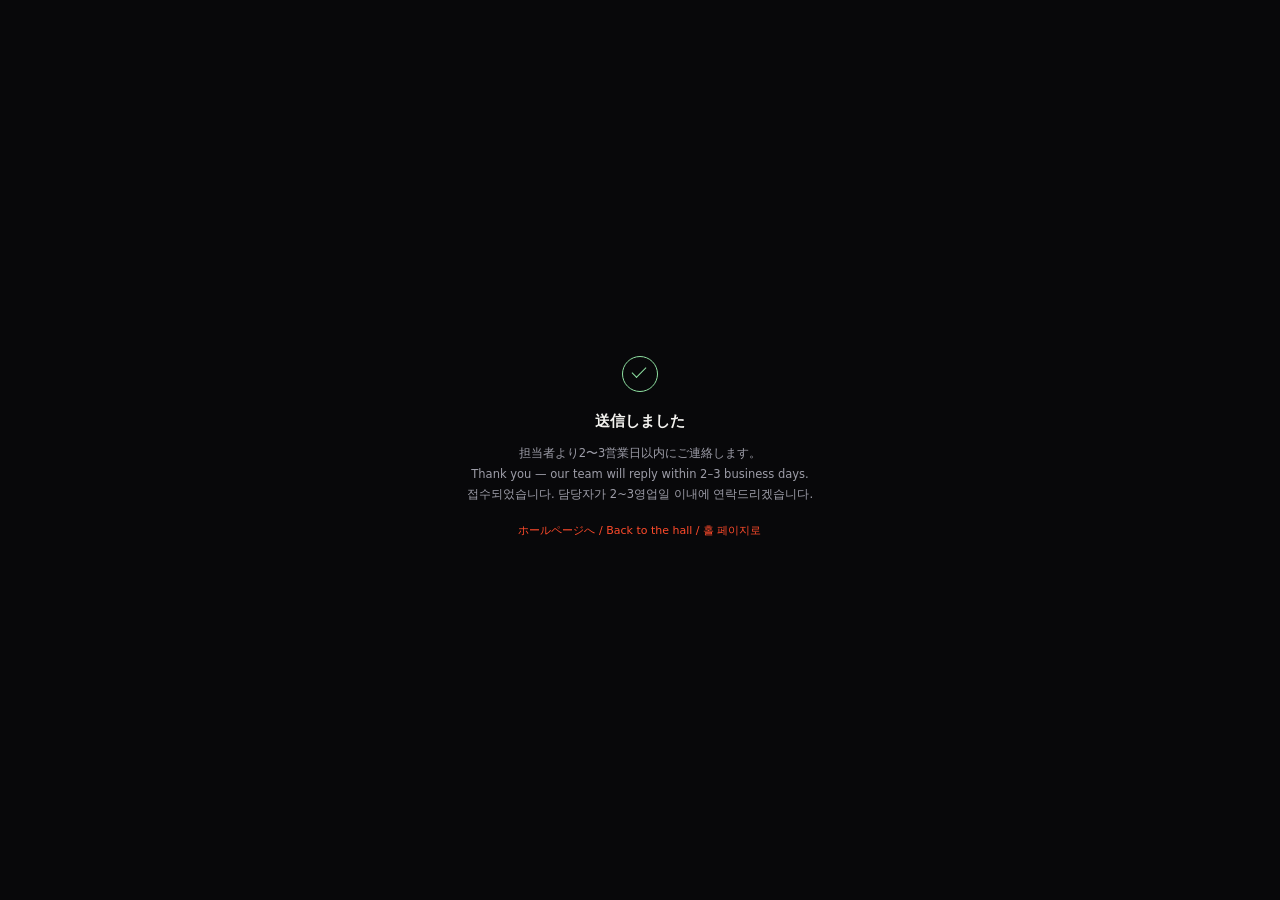
<file: assets/sent.html>
<!DOCTYPE html>
<html lang="ja">
<head>
<meta charset="utf-8">
<meta name="viewport" content="width=device-width, initial-scale=1">
<meta name="robots" content="noindex, nofollow">
<title>送信しました | PLUSWIN</title>
<style>
  html,body{margin:0;height:100%}
  body{background:#08080a;color:#f3f2ef;font-family:"PW Sans JP","Helvetica Neue",system-ui,sans-serif;
       display:flex;align-items:center;justify-content:center;text-align:center;line-height:1.8}
  .box{padding:32px}
  .mark{width:34px;height:34px;margin:0 auto 16px;border:1.6px solid #8ee0a1;border-radius:50%;position:relative}
  .mark::after{content:"";position:absolute;left:9px;top:10px;width:13px;height:6px;
               border-left:1.7px solid #8ee0a1;border-bottom:1.7px solid #8ee0a1;transform:rotate(-45deg)}
  h1{font-size:15px;margin:0 0 8px;letter-spacing:.01em}
  p{font-size:11.5px;color:#9d9da8;margin:0}
  .back{display:inline-block;margin-top:16px;font-size:11px;color:#ff4b2b;text-decoration:none}
</style>
</head>
<body>
  <div class="box">
    <div class="mark" aria-hidden="true"></div>
    <h1>送信しました</h1>
    <p>担当者より2〜3営業日以内にご連絡します。<br>Thank you — our team will reply within 2–3 business days.<br>접수되었습니다. 담당자가 2~3영업일 이내에 연락드리겠습니다.</p>
    <a class="back" id="back" href="../hall.html">ホールページへ / Back to the hall / 홀 페이지로</a>
    <script>
      /* send the visitor back to the page whose form they used (stand flowers → stand page) */
      (function () {
        try {
          var from = new URLSearchParams(location.search).get("from");
          var back = document.getElementById("back");
          if (from === "estimate" && back) {
            back.href = "../estimate.html";
            back.textContent = "見積ページへ / Back to the quote / 견적 페이지로";
          }
          if (from === "stand" && back) {
            back.href = "../stand.html";
            back.textContent = "申請ページへ / Back to the application page / 신청 페이지로";
          }
        } catch (e) {}
      })();
    </script>
  </div>
</body>
</html>
</file>
<file: styles.css>
/* ============================================================
   PLUSWIN — design system & layout
   Dark stage aesthetic / 3-language layout
   ============================================================ */

/* self-hosted, subset webfonts (JP + KR) */
@font-face{font-family:"PW Sans JP";src:url("assets/fonts/jp-400.woff2") format("woff2");font-weight:400;font-style:normal;font-display:swap}
@font-face{font-family:"PW Sans JP";src:url("assets/fonts/jp-700.woff2") format("woff2");font-weight:700;font-style:normal;font-display:swap}
@font-face{font-family:"PW Sans JP";src:url("assets/fonts/jp-900.woff2") format("woff2");font-weight:800 900;font-style:normal;font-display:swap}
@font-face{font-family:"PW Sans KR";src:url("assets/fonts/kr-400.woff2") format("woff2");font-weight:400;font-style:normal;font-display:swap}
@font-face{font-family:"PW Sans KR";src:url("assets/fonts/kr-700.woff2") format("woff2");font-weight:700;font-style:normal;font-display:swap}
@font-face{font-family:"PW Sans KR";src:url("assets/fonts/kr-900.woff2") format("woff2");font-weight:800 900;font-style:normal;font-display:swap}

/* ---------- THEME TOKENS ----------
   One design system, two skins. Light (ivory paper) is the default and
   the fallback for visitors without JS; [data-theme="dark"] turns the
   whole site into the stage-black build. Components read these
   variables, so switching theme never needs a second stylesheet. */
:root{
  color-scheme:light;
  --bg:#f4f2ed;
  --bg-2:#ebe8e1;
  --card:#ffffff;
  --card-2:#f7f5f0;
  --line:rgba(0,0,0,.09);
  --line-2:rgba(0,0,0,.2);
  --txt:#17171c;
  --dim:#45454e;
  --dim-2:#67676f;
  --accent:#ff4b2b;
  --accent-ink:#c22c0c;        /* accent as text on ivory       4.7-5.1:1 */
  --accent-btn:#d63a20;        /* solid accent fill, white label   4.7:1 */
  --accent-btn-h:#c33418;
  --accent-soft:rgba(255,75,43,.1);
  --accent-glow:rgba(255,75,43,.35);
  --radius:2px;
  --wrap:1240px;
  --sans:"PW Sans JP","PW Sans KR","Inter","Helvetica Neue","Hiragino Sans","Noto Sans JP","Noto Sans KR",system-ui,sans-serif;
  --mono:ui-monospace,"SF Mono",SFMono-Regular,Menlo,Consolas,monospace;
  --ease:cubic-bezier(.22,.61,.36,1);
}
html[data-theme="dark"]{
  color-scheme:dark;
  --bg:#08080a;
  --bg-2:#0b0b0f;
  --card:#101015;
  --card-2:#14141a;
  --line:rgba(255,255,255,.085);
  --line-2:rgba(255,255,255,.16);
  --txt:#f3f2ef;
  --dim:#9d9da8;
  --dim-2:#6f6f7b;
  --accent-ink:#ff4b2b;
  --accent-btn:#ff4b2b;
  --accent-btn-h:#ff6042;
  --accent-soft:rgba(255,75,43,.12);
}
/* the stage-black header turns opaque once the page scrolls (and is always
   opaque on phones), exactly as the dark build did */
html[data-theme="dark"] .site-header.is-scrolled{background:#0d0d10;backdrop-filter:none;-webkit-backdrop-filter:none}
@media (max-width:860px){
  html[data-theme="dark"] .site-header,html[data-theme="dark"] .site-header.is-scrolled{background:#0d0d10;backdrop-filter:none;-webkit-backdrop-filter:none}
}

*,*::before,*::after{box-sizing:border-box}
html{scroll-behavior:smooth;-webkit-text-size-adjust:100%;background:var(--bg)}
body{
  margin:0;background:var(--bg);color:var(--txt);
  font-family:var(--sans);font-size:16px;line-height:1.7;
  font-feature-settings:"palt" 1;
  -webkit-font-smoothing:antialiased;text-rendering:optimizeLegibility;
  overflow-x:hidden;
  transition:background-color .28s var(--ease),color .28s var(--ease);
}
body.is-locked{overflow:hidden}
img{max-width:100%;display:block}
a{color:inherit;text-decoration:none}
button{font:inherit;color:inherit;background:none;border:0;cursor:pointer}
h1,h2,h3,h4{font-weight:800;line-height:1.12;margin:0;letter-spacing:-.02em}
p{margin:0}
ul,ol,dl{margin:0;padding:0;list-style:none}
::selection{background:var(--accent);color:#fff}
:focus-visible{outline:2px solid var(--accent);outline-offset:3px}

.wrap{width:100%;max-width:var(--wrap);margin:0 auto;padding:0 32px}

/* film grain overlay */
.grain{
  position:fixed;inset:0;z-index:60;pointer-events:none;opacity:.035;
  background-image:url("data:image/svg+xml,%3Csvg xmlns='http://www.w3.org/2000/svg' width='120' height='120'%3E%3Cfilter id='n'%3E%3CfeTurbulence type='fractalNoise' baseFrequency='.85' numOctaves='3'/%3E%3C/filter%3E%3Crect width='120' height='120' filter='url(%23n)'/%3E%3C/svg%3E");
}

/* ============ HEADER ============ */
.site-header{
  position:fixed;top:0;left:0;right:0;z-index:50;
  transition:background .35s var(--ease),border-color .35s var(--ease),backdrop-filter .35s;
  border-bottom:1px solid transparent;
}
.site-header.is-scrolled{
  background:rgba(8,8,10,.82);
  backdrop-filter:blur(18px) saturate(140%);
  -webkit-backdrop-filter:blur(18px) saturate(140%);
  border-bottom-color:var(--line);
}
.header-inner{display:flex;align-items:center;gap:28px;height:78px}
.brand{display:flex;align-items:center;gap:11px;flex-shrink:0}
.brand-logo{display:block;height:32px;width:auto;max-width:100%}
.footer-logo{display:block;height:36px;width:auto}
.brand-txt{display:flex;flex-direction:column;line-height:1.05}
.brand-txt strong{font-size:17px;letter-spacing:.16em;font-weight:800}
.brand-txt em{font-style:normal;font-size:9.5px;letter-spacing:.14em;color:var(--dim);margin-top:3px}

.nav{display:flex;gap:24px;margin-left:auto;margin-right:auto}
.nav a{
  position:relative;font-size:13px;font-weight:600;color:var(--dim);
  padding:6px 0;letter-spacing:.02em;transition:color .25s;
}
.nav a::after{
  content:"";position:absolute;left:0;right:0;bottom:0;height:1px;
  background:var(--accent);transform:scaleX(0);transform-origin:left;
  transition:transform .3s var(--ease);
}
.nav a:hover{color:var(--txt)}
.nav a:hover::after{transform:scaleX(1)}

.header-right{display:flex;align-items:center;gap:14px;flex-shrink:0}
.lang{display:flex;align-items:center;border:1px solid var(--line-2);border-radius:100px;padding:2px;gap:1px}
.lang button{
  font-size:10.5px;font-weight:700;letter-spacing:.09em;color:var(--dim);
  padding:5px 9px;border-radius:100px;transition:all .22s var(--ease);
}
.lang button:hover{color:var(--txt)}
.lang button[aria-pressed="true"]{background:var(--txt);color:#08080a}
.btn{
  display:inline-flex;align-items:center;gap:10px;
  font-size:13px;font-weight:700;letter-spacing:.02em;
  padding:13px 22px;border-radius:100px;border:1px solid transparent;
  transition:all .28s var(--ease);white-space:nowrap;
}
.btn svg{width:16px;height:16px;fill:none;stroke:currentColor;stroke-width:1.8;stroke-linecap:round;stroke-linejoin:round;transition:transform .28s var(--ease)}
.btn-solid{background:var(--accent);color:#fff;box-shadow:0 10px 30px -12px var(--accent-glow)}
.btn-solid:hover{background:#ff6042;transform:translateY(-2px);box-shadow:0 18px 40px -14px var(--accent-glow)}
.btn-solid:hover svg{transform:translateX(3px)}
.btn-line{border-color:var(--line-2);color:var(--txt);background:rgba(255,255,255,.02)}
.btn-line:hover{border-color:var(--txt);background:rgba(255,255,255,.07);transform:translateY(-2px)}
.btn-sm{padding:10px 16px;font-size:12px}
.header-cta{padding:10px 18px;font-size:12px}
.menu-toggle{display:none;width:40px;height:40px;position:relative;border:1px solid var(--line-2);border-radius:50%}
.menu-toggle span{position:absolute;left:11px;right:11px;height:1.5px;background:var(--txt);transition:transform .3s var(--ease),opacity .2s}
.menu-toggle span:nth-child(1){top:17px}
.menu-toggle span:nth-child(2){bottom:17px}
.menu-toggle[aria-expanded="true"] span:nth-child(1){transform:translateY(3px) rotate(45deg)}
.menu-toggle[aria-expanded="true"] span:nth-child(2){transform:translateY(-3px) rotate(-45deg)}

/* ============ HERO ============ */
.hero{position:relative;min-height:100svh;display:flex;flex-direction:column;justify-content:flex-end;overflow:hidden;padding-top:120px}
.hero-bg{position:absolute;inset:0;z-index:0}
.hero-bg img{width:100%;height:100%;object-fit:cover;object-position:center 42%;filter:saturate(1.08) brightness(.72) contrast(1.03);transform:scale(1.02)}
/* a sold-out house: the photo stays, and a left-to-right shadow keeps the
   left half (where the words sit) dark on every screen and in both skins */
.hero-veil{
  position:absolute;inset:0;z-index:1;
  background:
    radial-gradient(62% 55% at 80% 16%,rgba(255,75,43,.18),transparent 62%),
    linear-gradient(90deg,rgba(8,8,10,.94) 0%,rgba(8,8,10,.78) 28%,rgba(8,8,10,.28) 55%,rgba(8,8,10,.34) 100%),
    linear-gradient(180deg,rgba(8,8,10,.88) 0%,rgba(8,8,10,.10) 30%,rgba(8,8,10,.40) 70%,rgba(8,8,10,.92) 100%);
}
.hero-inner{position:relative;z-index:2;padding-bottom:56px}
.hero-eyebrow{
  display:inline-flex;align-items:center;gap:10px;
  font-size:10.5px;font-weight:700;letter-spacing:.28em;color:#c4c4cd;
  margin-bottom:26px;
}
.hero-eyebrow::before{content:"";width:26px;height:1px;background:var(--accent)}
.hero-title{
  font-size:clamp(2.05rem,4.5vw,4.15rem);letter-spacing:-.035em;line-height:1.06;
  max-width:14.6em;text-wrap:balance;
}
.hero-title .hl{position:relative;color:#fff;background-image:linear-gradient(90deg,var(--accent),rgba(255,75,43,.3));background-repeat:no-repeat;background-position:0 95%;background-size:0% .16em;padding-bottom:.06em;
  animation:hlIn 1.05s .45s var(--ease) forwards}
@keyframes hlIn{to{background-size:100% .16em}}
.hero-sub{
  margin-top:28px;max-width:44em;color:#c9c9d1;font-size:clamp(14px,1.35vw,16.5px);line-height:1.85;
  text-wrap:pretty;
}
.hero-actions{display:flex;flex-wrap:wrap;gap:12px;margin-top:36px}

.next-chip{
  position:absolute;right:0;bottom:64px;
  display:grid;grid-template-columns:auto 1fr;gap:2px 14px;align-items:center;
  padding:16px 20px 16px 18px;min-width:290px;
  background:rgba(16,16,21,.62);border:1px solid var(--line-2);border-radius:4px;
  backdrop-filter:blur(14px);-webkit-backdrop-filter:blur(14px);
  transition:all .3s var(--ease);
}
.next-chip:hover{border-color:var(--accent);background:rgba(20,20,26,.85);transform:translateY(-3px)}
.next-chip-label{grid-row:1/4;font-size:9px;font-weight:800;letter-spacing:.22em;color:var(--accent);writing-mode:vertical-rl;justify-self:center;align-self:center}
.next-chip-date{font-family:var(--mono);font-size:13px;color:var(--dim);letter-spacing:.06em}
.next-chip-title{font-size:13.5px;font-weight:700;letter-spacing:.01em;line-height:1.3}
.next-chip-venue{font-size:11px;color:var(--dim);letter-spacing:.08em;grid-column:2}

.hero-stats{position:relative;z-index:2;border-top:1px solid var(--line)}
.hero-stats-inner{display:grid;grid-template-columns:repeat(3,1fr)}
.stat{display:flex;flex-direction:column;gap:2px;padding:22px 0 24px;border-left:1px solid var(--line)}
.stat:first-child{border-left:0;padding-left:0}
.stat b{font-size:clamp(20px,2.4vw,30px);font-weight:800;letter-spacing:-.02em;line-height:1}
.stat span{font-size:11px;color:var(--dim);letter-spacing:.06em}

/* ============ TICKER ============ */
.ticker{overflow:hidden;border-bottom:1px solid var(--line);background:var(--bg-2);padding:13px 0;position:relative}
.ticker::before,.ticker::after{content:"";position:absolute;top:0;bottom:0;width:90px;z-index:2;pointer-events:none}
.ticker::before{left:0;background:linear-gradient(90deg,var(--bg-2),transparent)}
.ticker::after{right:0;background:linear-gradient(270deg,var(--bg-2),transparent)}
.ticker-track{display:flex;align-items:center;gap:34px;width:max-content;animation:marquee 46s linear infinite}
.ticker-track span{font-size:10.5px;font-weight:700;letter-spacing:.26em;color:var(--dim);white-space:nowrap}
.ticker-track i{width:4px;height:4px;background:var(--accent);border-radius:50%;flex-shrink:0}
@keyframes marquee{from{transform:translateX(0)}to{transform:translateX(-50%)}}

/* ============ SECTIONS ============ */
.section{padding:clamp(64px,7.4vw,112px) 0;position:relative}
section[id]{scroll-margin-top:78px}
.only-m{display:none}
.section-alt{background:linear-gradient(180deg,var(--bg-2),#0a0a0d)}
.sec-head{
  display:grid;grid-template-columns:64px minmax(0,1fr) minmax(0,400px);
  gap:28px;align-items:end;margin-bottom:clamp(40px,5vw,64px);
  padding-bottom:26px;border-bottom:1px solid var(--line);
}
.sec-head-tight{grid-template-columns:64px 1fr;margin-bottom:32px;border-bottom:0;padding-bottom:0}
.sec-idx{font-family:var(--mono);font-size:11px;color:var(--dim-2);letter-spacing:.1em;padding-bottom:6px}
.eyebrow{font-size:10.5px;font-weight:800;letter-spacing:.26em;color:var(--accent);margin-bottom:12px}
.sec-title{font-size:clamp(1.85rem,3.6vw,2.9rem);letter-spacing:-.03em}
.sec-desc{font-size:13.5px;color:var(--dim);line-height:1.85;text-wrap:pretty}

/* ============ FILTER ============ */
.filter-row{display:flex;gap:8px;margin-bottom:26px;flex-wrap:wrap}
.filter{
  font-size:11.5px;font-weight:700;letter-spacing:.06em;color:var(--dim);
  padding:8px 16px;border:1px solid var(--line);border-radius:100px;transition:all .22s var(--ease);
}
.filter:hover{color:var(--txt);border-color:var(--line-2)}
.filter.is-active{background:var(--txt);color:#08080a;border-color:var(--txt)}

/* ============ EVENT CARDS ============ */
.event-grid{display:grid;gap:14px}
.event-card{
  position:relative;display:grid;grid-template-columns:250px minmax(0,1fr);text-align:left;
  overflow:hidden;border:1px solid var(--line);border-radius:3px;background:var(--card);isolation:isolate;
  transition:border-color .3s var(--ease),transform .3s var(--ease),background .3s;
}
.event-card:hover{border-color:var(--line-2);background:var(--card-2);transform:translateY(-2px)}
.event-card::before{
  content:"";position:absolute;left:0;top:0;bottom:0;width:2px;background:var(--accent);
  transform:scaleY(0);transform-origin:top;transition:transform .35s var(--ease);z-index:3;
}
.event-card:hover::before{transform:scaleY(1)}
.event-card-poster{
  position:relative;overflow:hidden;background:#0a0a0c;border-right:1px solid var(--line);min-height:206px;
}
.event-card-poster::before{
  content:"";position:absolute;inset:-12%;background-image:var(--poster);background-size:cover;
  background-position:center;filter:blur(26px) brightness(.32) saturate(1.05);opacity:.9;
}
.event-card-poster img{position:relative;z-index:1;display:block;width:100%;height:100%;object-fit:contain;transition:transform .55s var(--ease)}
.event-card:hover .event-card-poster img{transform:scale(1.03)}
.event-card-body{display:flex;gap:24px;align-items:flex-start;padding:24px 28px 26px;min-width:0;position:relative;z-index:2}
.ev-date{display:flex;flex-direction:column;align-items:flex-start;min-width:76px;padding-top:2px}
.ev-date .m{font-size:10.5px;font-weight:800;letter-spacing:.16em;color:var(--accent)}
.ev-date .d{font-size:38px;font-weight:800;line-height:.95;letter-spacing:-.03em;margin:2px 0}
.ev-date .w{font-size:10.5px;color:var(--dim);letter-spacing:.1em}
.ev-main{flex:1;min-width:0}
.ev-cityrow{display:flex;flex-wrap:wrap;gap:8px;align-items:center;margin-bottom:10px}
.ev-city{font-size:9.5px;font-weight:800;letter-spacing:.18em;color:var(--dim);border:1px solid var(--line-2);padding:3px 8px;border-radius:2px}
.ev-status{display:inline-flex;align-items:center;gap:6px;font-size:10px;font-weight:700;letter-spacing:.1em;color:#8ee0a1}
.ev-status::before{content:"";width:5px;height:5px;border-radius:50%;background:currentColor;box-shadow:0 0 8px currentColor}
.ev-status.is-soon{color:#ffc46b}
.ev-status.is-soon::before{box-shadow:0 0 8px currentColor}
.ev-card-title{display:block;width:100%;padding:0;text-align:left;font-size:clamp(17px,1.9vw,22px);font-weight:800;letter-spacing:-.02em;line-height:1.25;max-width:22em;transition:color .22s}
.ev-card-title:hover{color:#fff}
.ev-card-sub{margin-top:8px;font-size:12.5px;color:var(--dim);max-width:36em;line-height:1.6}
.ev-card-meta{display:flex;flex-wrap:wrap;gap:8px 16px;margin-top:14px;font-size:11.5px;color:var(--dim);letter-spacing:.02em}
.ev-card-meta b{color:var(--txt);font-weight:600}
.ev-card-actions{display:flex;flex-wrap:wrap;gap:8px;margin-top:18px;position:relative;z-index:3}
.ev-mini{
  display:inline-flex;align-items:center;gap:7px;font-size:11.5px;font-weight:700;
  padding:8px 14px;border:1px solid var(--line-2);border-radius:100px;color:var(--txt);
  transition:all .22s var(--ease);background:rgba(8,8,10,.4);
}
.ev-mini:hover{background:var(--txt);color:#08080a;border-color:var(--txt)}
.ev-mini.is-primary{background:var(--accent);border-color:var(--accent);color:#fff}
.ev-mini.is-primary:hover{background:#ff6042;border-color:#ff6042;color:#fff}
.ev-mini svg{width:12px;height:12px;fill:none;stroke:currentColor;stroke-width:2;stroke-linecap:round;stroke-linejoin:round}

/* ============ PAST EVENTS / ARCHIVE ============ */
.events-hint{font-size:11.5px;color:var(--dim-2);line-height:1.7;margin-top:16px;padding-left:2px;border-left:2px solid var(--line-2);padding:2px 0 2px 12px}
.past{margin-top:70px;padding-top:36px;border-top:1px solid var(--line)}
.past-head{display:flex;justify-content:space-between;align-items:flex-end;gap:18px;flex-wrap:wrap}
.past-eyebrow{font-size:10px;font-weight:800;letter-spacing:.26em;color:var(--accent)}
.past-title{font-size:clamp(22px,2.8vw,31px);letter-spacing:-.02em;margin-top:7px}
.past-count{display:flex;align-items:baseline;gap:7px;font-family:var(--mono);font-size:10.5px;letter-spacing:.14em;color:var(--dim);border:1px solid var(--line);padding:8px 14px;border-radius:3px}
.past-count b{font-family:var(--sans);font-size:24px;font-weight:800;letter-spacing:-.02em;color:#fff}
.past-desc{font-size:12.5px;color:var(--dim);line-height:1.75;max-width:54em;margin:12px 0 20px}
.past-filters{display:flex;gap:8px;flex-wrap:wrap;margin-bottom:26px}
.arch-grid{display:grid;grid-template-columns:repeat(4,minmax(0,1fr));gap:28px 18px}
.arch-card{cursor:default;outline:none;min-width:0}
.arch-poster{
  position:relative;aspect-ratio:3/4;overflow:hidden;border:1px solid var(--line);border-radius:3px;
  background:#0a0a0c;transition:border-color .3s,transform .35s var(--ease),box-shadow .35s var(--ease);
}
.arch-poster::before{
  content:"";position:absolute;inset:-8%;background-image:var(--poster);background-size:cover;background-position:center;
  filter:blur(22px) brightness(.3) saturate(1.05);opacity:.85;
}
.arch-poster img{position:relative;z-index:1;display:block;width:100%;height:100%;object-fit:contain;transition:transform .5s var(--ease)}
.arch-card:hover .arch-poster{border-color:rgba(255,255,255,.45);transform:translateY(-3px);box-shadow:0 20px 44px rgba(0,0,0,.5)}
.arch-card:hover .arch-poster img{transform:scale(1.035)}
.arch-info{padding-top:11px}
.arch-artist{font-size:14px;font-weight:800;letter-spacing:.01em;color:#fff;line-height:1.25;overflow-wrap:anywhere}
.arch-title{font-size:10.8px;color:var(--dim);line-height:1.5;margin-top:4px;overflow-wrap:anywhere}
.arch-meta{display:flex;flex-wrap:wrap;gap:3px 10px;margin-top:8px;font-family:var(--mono);font-size:10px;letter-spacing:.05em;color:var(--dim-2)}
.arch-venue{color:#9c9ca8}
.arch-card.is-typo .arch-poster{
  display:grid;place-content:center;text-align:center;padding:18px;
  background:radial-gradient(120% 90% at 18% 0%,#1c1c25 0%,#0b0b0f 65%);
}
.arch-card.is-typo .arch-poster::before{display:none}
.arch-typo-inner{position:relative;z-index:1}
.arch-typo-mark{display:block;width:30px;height:19px;margin:0 auto 14px;background:url("assets/img/pluswin-mark.png") center/contain no-repeat;opacity:.85}
.arch-typo-name{display:block;font-size:clamp(13px,1.25vw,17px);font-weight:900;letter-spacing:-.01em;line-height:1.2;color:#fff;overflow-wrap:anywhere}
.arch-typo-year{display:block;margin-top:10px;font-family:var(--mono);font-size:10px;letter-spacing:.18em;color:var(--dim)}
.arch-more{
  display:block;margin:30px auto 0;padding:11px 30px;font-size:11.5px;font-weight:700;letter-spacing:.06em;
  border:1px solid var(--line-2);border-radius:100px;color:var(--txt);transition:all .22s var(--ease);
}
.arch-more:hover{background:var(--txt);color:#08080a;border-color:var(--txt)}
.arch-more[hidden]{display:none}
/* ============ DRAWER ============ */
.drawer-root{position:fixed;inset:0;z-index:70;visibility:hidden}
.drawer-root.is-open{visibility:visible}
.drawer-backdrop{
  position:absolute;inset:0;background:rgba(0,0,0,.68);
  opacity:0;transition:opacity .4s var(--ease);backdrop-filter:blur(3px);
}
.drawer-root.is-open .drawer-backdrop{opacity:1}
.drawer{
  position:absolute;top:0;right:0;bottom:0;width:min(580px,100%);
  background:#0c0c10;border-left:1px solid var(--line);
  transform:translateX(102%);transition:transform .46s var(--ease);
  display:flex;flex-direction:column;outline:none;
}
.drawer-root.is-open .drawer{transform:none}
.drawer-close{
  position:absolute;top:18px;right:18px;z-index:5;width:38px;height:38px;
  display:grid;place-items:center;border:1px solid var(--line-2);border-radius:50%;
  background:rgba(8,8,10,.6);transition:all .22s;
}
.drawer-close:hover{background:var(--txt);color:#08080a}
.drawer-close svg{width:15px;height:15px;fill:none;stroke:currentColor;stroke-width:1.8;stroke-linecap:round}
.drawer-scroll{overflow-y:auto;overscroll-behavior:contain;height:100%;padding-bottom:40px}
.dr-hero{position:relative;height:min(46vh,400px);min-height:300px;overflow:hidden;border-bottom:1px solid var(--line);background:#08080b;display:flex;align-items:center;justify-content:center}
.dr-hero::before{content:"";position:absolute;inset:-6%;background-image:var(--poster);background-size:cover;background-position:center;filter:blur(32px) brightness(.28) saturate(1.1);transform:scale(1.12);opacity:.7}
.dr-hero img{position:relative;z-index:1;width:auto;height:auto;max-width:100%;max-height:100%;object-fit:contain;filter:none}
.dr-hero::after{display:none}
.dr-body{padding:0 32px}
.dr-kicker{display:flex;gap:10px;align-items:center;margin:-26px 0 16px;position:relative;z-index:2}
.dr-kicker .ev-city{background:rgba(8,8,10,.82);border-color:rgba(255,255,255,.28);color:#e6e6ee;backdrop-filter:blur(6px)}
.dr-title{font-size:clamp(21px,3vw,27px);line-height:1.24;letter-spacing:-.02em;margin-bottom:10px}
.dr-sub{font-size:13px;color:var(--dim);line-height:1.8;margin-bottom:24px}
.dr-section{margin-top:26px;padding-top:22px;border-top:1px solid var(--line)}
.dr-section h4{font-size:10.5px;font-weight:800;letter-spacing:.2em;color:var(--accent);margin-bottom:14px}
.dr-list{display:grid;gap:10px}
.dr-list li{display:flex;gap:12px;font-size:13px;color:#cfcfd7;line-height:1.7}
.dr-list li::before{content:"";width:4px;height:4px;border-radius:50%;background:var(--dim-2);flex-shrink:0;margin-top:9px}
.dr-sessions{display:grid;gap:10px}
.dr-session{border:1px solid var(--line);border-radius:3px;padding:14px 16px;background:var(--card)}
.dr-session-top{display:flex;justify-content:space-between;gap:14px;align-items:baseline;flex-wrap:wrap}
.dr-session-name{font-size:13.5px;font-weight:700}
.dr-session-price{font-size:14px;font-weight:800;letter-spacing:-.01em;color:#fff}
.dr-session-time{font-family:var(--mono);font-size:11.5px;color:var(--dim);letter-spacing:.04em;margin-top:4px}
.dr-session-note{font-size:11.5px;color:var(--dim);margin-top:6px;line-height:1.6}
.dr-actions{display:flex;flex-wrap:wrap;gap:10px;margin-top:26px}
.dr-actions .btn{flex:1;justify-content:center;min-width:150px}
.dr-note{font-size:11.5px;color:var(--dim-2);line-height:1.75;margin-top:16px}

/* past event drawer */
.drawer .dr-hero-past{height:min(56vh,430px);min-height:240px}
.dr-hero-past::before{
  content:"";position:absolute;inset:0;background-image:var(--poster);background-size:cover;
  background-position:center;filter:blur(34px) brightness(.3) saturate(1.1);transform:scale(1.15);opacity:.7;
}
.dr-hero-past::after{display:none}
.dr-hero-past img{position:relative;z-index:1;width:auto;height:auto;max-width:100%;max-height:100%;object-fit:contain;filter:none}
.dr-hero-fallback{position:relative;z-index:1;padding:46px 24px;text-align:center}
.dr-hero-fallback span{display:block;font-size:22px;font-weight:900;letter-spacing:-.01em;color:#fff}
.dr-meta-grid{display:grid;grid-template-columns:1fr 1fr;gap:1px;background:var(--line);border:1px solid var(--line);margin:2px 0 4px}
.dr-meta-grid > div{background:var(--card);padding:12px 14px}
.dr-meta-grid span{display:block;font-size:9.5px;font-weight:700;letter-spacing:.16em;color:var(--dim-2);margin-bottom:4px}
.dr-meta-grid b{font-size:12.5px;font-weight:700;color:var(--txt);line-height:1.45}

/* guidelines accordion */
.dr-guide-lead{font-size:12px;color:var(--dim);line-height:1.7;margin:-2px 0 14px}
.guide-list{display:grid;gap:8px}
.guide-item{border:1px solid var(--line);border-radius:3px;background:var(--card);overflow:hidden;transition:border-color .25s}
.guide-item[open]{border-color:var(--line-2)}
.guide-item summary{display:flex;align-items:center;gap:12px;padding:13px 15px;cursor:pointer;list-style:none}
.guide-item summary::-webkit-details-marker{display:none}
.guide-num{font-family:var(--mono);font-size:10px;color:var(--accent);letter-spacing:.08em;flex-shrink:0}
.guide-item summary b{flex:1;font-size:12.5px;font-weight:700;line-height:1.4}
.guide-item summary i{position:relative;width:11px;height:11px;flex-shrink:0}
.guide-item summary i::before,.guide-item summary i::after{content:"";position:absolute;background:var(--dim);border-radius:1px;transition:transform .25s,opacity .25s,background .25s}
.guide-item summary i::before{left:0;top:4.75px;width:11px;height:1.5px}
.guide-item summary i::after{left:4.75px;top:0;width:1.5px;height:11px}
.guide-item[open] summary i::after{transform:rotate(90deg);opacity:0}
.guide-item[open] summary b{color:#fff}
.guide-item ul{display:grid;gap:7px;padding:2px 16px 15px 38px;list-style:none}
.guide-item li{position:relative;font-size:11.8px;line-height:1.7;color:#c3c3cd}
.guide-item li::before{content:"";position:absolute;left:-14px;top:8px;width:4px;height:4px;border-radius:50%;background:var(--dim-2)}

/* ============ PILLARS ============ */
.pillars{display:grid;grid-template-columns:repeat(2,1fr);gap:1px;background:var(--line);border:1px solid var(--line)}
.pillar{
  position:relative;background:var(--bg-2);padding:34px 32px 30px;overflow:hidden;
  transition:background .35s var(--ease);display:flex;flex-direction:column;gap:12px;min-height:220px;
}
.pillar:hover{background:#101016}
.pillar::after{
  content:"";position:absolute;left:0;right:0;top:0;height:2px;
  background:linear-gradient(90deg,var(--accent),transparent);
  transform:scaleX(0);transform-origin:left;transition:transform .4s var(--ease);
}
.pillar:hover::after{transform:scaleX(1)}
.pillar-num{font-family:var(--mono);font-size:10.5px;color:var(--dim-2);letter-spacing:.14em}
.pillar h3{font-size:clamp(18px,2vw,22px);letter-spacing:-.02em;line-height:1.3}
.pillar h3 span{display:block;font-size:10.5px;font-weight:700;letter-spacing:.2em;color:var(--dim);margin-top:8px}
.pillar p{font-size:13px;color:var(--dim);line-height:1.85;text-wrap:pretty}
.pillar-tags{display:flex;flex-wrap:wrap;gap:6px;margin-top:auto}
.pillar-tags span{font-size:10.5px;color:#b9b9c3;border:1px solid var(--line);padding:4px 9px;border-radius:100px}
.pillar-img{position:absolute;right:-20px;bottom:-30px;width:190px;opacity:.12;pointer-events:none;filter:grayscale(1)}

/* ============ VENUE ============ */
.venue-feature{display:grid;grid-template-columns:1.05fr .95fr;border:1px solid var(--line);background:var(--card);overflow:hidden}
.venue-media{position:relative;min-height:420px;overflow:hidden}
.venue-media img{width:100%;height:100%;object-fit:cover;filter:brightness(.85) saturate(.92)}
.venue-media::after{content:"";position:absolute;inset:0;background:linear-gradient(120deg,transparent 40%,rgba(8,8,10,.55))}
.venue-tag{
  position:absolute;left:20px;top:20px;z-index:2;font-size:9.5px;font-weight:800;letter-spacing:.18em;
  background:rgba(8,8,10,.72);border:1px solid var(--line-2);padding:6px 10px;border-radius:2px;color:#e7e7ec;
}
.venue-body{padding:clamp(28px,3.4vw,44px);display:flex;flex-direction:column;gap:18px}
.venue-body h3{font-size:clamp(20px,2.6vw,28px);letter-spacing:-.02em}
.venue-lead{font-size:13px;color:var(--dim);line-height:1.85}
.spec{display:grid;gap:0;border-top:1px solid var(--line)}
.spec > div{display:grid;grid-template-columns:96px 1fr;gap:14px;padding:11px 0;border-bottom:1px solid var(--line);align-items:baseline}
.spec dt{font-size:10.5px;font-weight:700;letter-spacing:.1em;color:var(--dim-2)}
.spec dd{margin:0;font-size:12.5px;line-height:1.65}
.venue-actions{display:flex;flex-wrap:wrap;gap:10px;margin-top:auto;padding-top:6px}

.venue-note{
  display:flex;align-items:center;gap:14px;margin-top:18px;padding:16px 20px;
  border:1px dashed var(--line-2);border-radius:3px;background:rgba(255,75,43,.04);
}
.venue-note b{font-size:12px;letter-spacing:.02em}
.venue-note span{font-size:12px;color:var(--dim);line-height:1.6}

/* ============ RENTAL ============ */
.rental-grid{display:grid;grid-template-columns:.85fr 1.15fr;gap:clamp(28px,4vw,64px);align-items:start}
.rental-copy h2{font-size:clamp(1.8rem,3.4vw,2.7rem);letter-spacing:-.03em;margin-bottom:18px}
.rental-pricenote{font-size:11.5px;color:var(--dim-2);line-height:1.7;margin-bottom:20px;padding-left:16px;border-left:1px solid var(--line-2)}
.rental-points{display:grid;gap:1px;background:var(--line);border-top:1px solid var(--line);margin-bottom:28px}
.rental-points li{background:var(--bg);padding:14px 0 14px 0;display:flex;gap:14px;font-size:12.5px;line-height:1.6;color:#d3d3db}
.rental-points li span:first-child{font-family:var(--mono);font-size:10px;color:var(--accent);letter-spacing:.1em;padding-top:3px}
.rental-contact{border:1px solid var(--line);border-radius:3px;padding:18px 20px;background:var(--card);display:flex;flex-wrap:wrap;gap:8px 22px;align-items:center}
.rental-hall{margin-top:14px;padding:18px 20px;border:1px solid var(--line);border-radius:3px;background:rgba(255,255,255,.015)}
.rental-hall .rh-name{font-size:11px;font-weight:800;letter-spacing:.16em;margin-bottom:8px}
.rental-hall p{font-size:12.5px;color:#d3d3db;line-height:1.65;margin-bottom:10px}
.rental-contact b{font-size:12px;letter-spacing:.06em}
.rental-contact a{font-size:12.5px;color:var(--dim)}
.rental-contact a:hover{color:var(--txt)}

.form-card{border:1px solid var(--line);background:var(--card);padding:clamp(24px,3vw,36px);border-radius:4px}
.form-card h3{font-size:17px;letter-spacing:-.01em;margin-bottom:6px}
.form-sub{font-size:12px;color:var(--dim);margin-bottom:22px;line-height:1.7}
.form-grid{display:grid;grid-template-columns:1fr 1fr;gap:14px}
.field{display:flex;flex-direction:column;gap:6px}
.field-wide{grid-column:1/-1}
.field label{font-size:10.5px;font-weight:700;letter-spacing:.1em;color:var(--dim)}
.field label i{color:var(--accent);font-style:normal}
.field input,.field select,.field textarea{
  width:100%;background:#0a0a0e;border:1px solid var(--line);border-radius:2px;
  color:var(--txt);font:inherit;font-size:13px;padding:11px 12px;transition:border-color .2s,background .2s;
}
.field textarea{resize:vertical;min-height:96px;line-height:1.6}
.field input:focus,.field select:focus,.field textarea:focus{outline:none;border-color:var(--accent);background:#0d0d12}
.field input::placeholder,.field textarea::placeholder{color:#5a5a66}
.form-foot{display:flex;flex-wrap:wrap;gap:14px;align-items:center;margin-top:18px}
.form-note{font-size:10.5px;color:var(--dim-2);line-height:1.6;flex:1;min-width:180px}
.form-status{font-size:12px;color:#8ee0a1;margin-top:12px;display:none}
.form-status.is-on{display:block}

/* ============ ABOUT ============ */
.about-grid{display:grid;grid-template-columns:.9fr 1.1fr;gap:clamp(28px,4vw,64px);align-items:start}
.about-lead{font-size:13.5px;color:var(--dim);line-height:1.95;text-wrap:pretty}
.about-address{margin-top:26px;padding:18px 20px;border:1px solid var(--line);border-radius:3px;background:var(--card)}
.about-address > span{font-size:9.5px;font-weight:800;letter-spacing:.2em;color:var(--accent)}
.about-address p{font-size:13px;margin:8px 0 10px;line-height:1.6}
.link-arrow{font-size:11.5px;color:var(--dim);border-bottom:1px solid var(--line-2);padding-bottom:2px;transition:color .2s,border-color .2s}
.link-arrow:hover{color:var(--txt);border-color:var(--accent)}
.about-table{display:grid;grid-template-columns:1fr 1fr;gap:0 32px;border-top:1px solid var(--line)}
.def{display:grid;grid-template-columns:88px 1fr;gap:14px;padding:14px 0;border-bottom:1px solid var(--line);align-items:baseline}
.def-wide{grid-column:1/-1}
.def > span{font-size:10.5px;font-weight:700;letter-spacing:.1em;color:var(--dim-2)}
.def p{font-size:12.5px;line-height:1.7;margin:0}
.def a:hover{color:var(--accent)}

/* ============ CONTACT ============ */
.contact-grid{display:grid;grid-template-columns:repeat(3,1fr);gap:1px;background:var(--line);border:1px solid var(--line)}
.contact-card{background:var(--bg);padding:clamp(24px,2.6vw,34px);display:flex;flex-direction:column;gap:8px;transition:background .3s}
.contact-card:hover{background:#101016}
.contact-kicker{font-size:9.5px;font-weight:800;letter-spacing:.2em;color:var(--accent)}
.contact-card h3{font-size:14.5px;line-height:1.45;letter-spacing:-.01em;margin:2px 0 12px;font-weight:700}
.contact-tel{font-size:clamp(20px,2.4vw,26px);font-weight:800;letter-spacing:-.02em;line-height:1.1}
.contact-tel:hover{color:var(--accent)}
.contact-hours{font-size:11px;color:var(--dim-2);letter-spacing:.04em;margin-bottom:10px}
.contact-mail{font-size:12.5px;color:var(--dim);border-bottom:1px solid var(--line-2);align-self:flex-start;padding-bottom:2px}
.contact-mail:hover{color:var(--txt);border-color:var(--accent)}
.contact-foot{display:grid;grid-template-columns:1fr 1fr;gap:28px;margin-top:34px;padding-top:26px;border-top:1px solid var(--line)}
.contact-foot-label{font-size:9.5px;font-weight:800;letter-spacing:.2em;color:var(--dim-2);margin-bottom:6px}
.contact-foot p{font-size:12.5px;line-height:1.7}

/* ============ FOOTER ============ */
.site-footer{border-top:1px solid var(--line);background:var(--bg-2);padding:clamp(48px,6vw,80px) 0 28px}
.footer-top{display:grid;grid-template-columns:1fr 1.6fr;gap:48px;padding-bottom:44px;border-bottom:1px solid var(--line)}
.footer-mark{font-size:clamp(28px,4vw,44px);font-weight:800;letter-spacing:-.02em;line-height:1}
.footer-brand p{font-size:12px;color:var(--dim);margin:14px 0 22px;letter-spacing:.04em}
.lang-footer{width:fit-content}
.footer-cols{display:grid;grid-template-columns:repeat(3,1fr);gap:32px}
.footer-col{display:flex;flex-direction:column;gap:9px}
.footer-head{font-size:9.5px;font-weight:800;letter-spacing:.22em;color:var(--dim-2);margin-bottom:4px}
.footer-col a,.footer-col p{font-size:12px;color:var(--dim);line-height:1.7;transition:color .2s}
.footer-col a:hover{color:var(--txt)}
.footer-bottom{display:flex;justify-content:space-between;align-items:center;gap:20px;padding-top:22px;flex-wrap:wrap}
.copyright{font-size:11px;color:var(--dim-2);letter-spacing:.04em}
.to-top{font-size:11px;color:var(--dim);letter-spacing:.08em;border-bottom:1px solid var(--line-2);padding-bottom:2px}
.to-top:hover{color:var(--txt);border-color:var(--accent)}

/* ============ STAND FLOWERS & BALLOONS ============ */
.stand{
  display:grid;grid-template-columns:minmax(0,.84fr) minmax(0,1.16fr);
  gap:clamp(24px,3.2vw,52px);align-items:start;
  margin-top:36px;padding:clamp(24px,2.8vw,38px);
  border:1px solid var(--line);border-radius:4px;scroll-margin-top:92px;
  background:
    radial-gradient(120% 110% at 0% 0%,rgba(255,75,43,.10),transparent 58%),
    var(--card);
}
.stand-title{font-size:clamp(19px,2.1vw,24px);letter-spacing:-.02em;line-height:1.35;margin-bottom:12px}
.stand-lead{font-size:13px;color:var(--dim);line-height:1.85;text-wrap:pretty}
.stand-actions{display:flex;flex-wrap:wrap;align-items:center;gap:10px 16px;margin-top:22px}
.stand-note{font-size:11px;color:var(--dim-2);line-height:1.6;letter-spacing:.02em}
.stand-contact{display:flex;flex-wrap:wrap;align-items:center;gap:4px 9px;margin-top:18px;padding-top:15px;border-top:1px solid var(--line);font-size:11.5px;color:var(--dim-2)}
.stand-contact a{color:#dcdce4;border-bottom:1px solid var(--line-2);padding-bottom:1px;transition:color .2s,border-color .2s}
.stand-contact a:hover{color:#fff;border-color:var(--accent)}
.stand-contact i{font-style:normal;color:var(--line-2)}
.stand-rules{display:grid;grid-template-columns:1fr 1fr;gap:1px;background:var(--line);border:1px solid var(--line);border-radius:3px;overflow:hidden}
.stand-rules > li{background:var(--bg-2);padding:16px 17px 15px;display:flex;gap:11px;min-width:0}
.sr-num{font-family:var(--mono);font-size:9.5px;color:var(--accent);letter-spacing:.1em;padding-top:2px;flex-shrink:0}
.sr-body{min-width:0}
.sr-t{display:block;font-size:12px;font-weight:700;letter-spacing:.01em;line-height:1.45;margin-bottom:5px;color:#f0eff4}
.sr-d{font-size:11.3px;line-height:1.68;color:var(--dim);text-wrap:pretty}

/* stand hint inside the event drawer */
.stand-hint{
  margin-top:22px;display:flex;gap:14px;align-items:center;justify-content:space-between;flex-wrap:wrap;
  padding:14px 16px;border:1px dashed rgba(255,75,43,.45);border-radius:3px;background:rgba(255,75,43,.07);
}
.stand-hint b{display:block;font-size:12px;font-weight:700;letter-spacing:.01em}
.stand-hint span{display:block;font-size:11px;color:var(--dim);line-height:1.6;margin-top:3px}
.stand-hint .btn{flex-shrink:0}

/* food & gifts guide (stand.html) */
.gift-lead{font-size:13px;color:var(--dim);line-height:1.85;max-width:780px;margin:0 0 24px;text-wrap:pretty}
.gift-grid{display:grid;grid-template-columns:1fr 1fr;gap:14px;align-items:start}
.gift-card{background:var(--card);border:1px solid var(--line);border-radius:4px;padding:22px 22px 20px;display:flex;flex-direction:column;gap:13px;min-width:0}
.gift-head{display:flex;align-items:center;gap:10px;flex-wrap:wrap}
.gift-badge{font-family:var(--mono);font-size:9px;letter-spacing:.12em;padding:4px 8px;border-radius:2px;border:1px solid;line-height:1.2}
.gift-badge.is-ok{color:#8ee0a1;border-color:rgba(142,224,161,.45);background:rgba(142,224,161,.08)}
.gift-badge.is-ask{color:#ffb45c;border-color:rgba(255,180,92,.45);background:rgba(255,180,92,.08)}
.gift-t{font-size:14px;font-weight:700;line-height:1.45;letter-spacing:-.01em}
.gift-d{font-size:12px;color:var(--dim);line-height:1.75;text-wrap:pretty}
.gift-sub{font-size:9.5px;font-weight:800;letter-spacing:.18em;color:var(--dim-2);margin-top:2px}
.gift-list{display:grid;gap:5px}
.gift-list li{font-size:11.6px;line-height:1.6;color:#cfcfd7;padding-left:15px;position:relative}
.gift-list li::before{content:"";position:absolute;left:1px;top:.62em;width:5px;height:5px;border-radius:50%;background:var(--dim-2)}
.gift-list.is-ok li::before{background:#8ee0a1}
.gift-list.is-ng li::before{background:#ff6b6b}
.gift-list.is-ng li{color:var(--dim)}
.gift-note{margin-top:16px;font-size:11.5px;color:var(--dim-2);line-height:1.7;max-width:900px}
@media (max-width:760px){.gift-grid{grid-template-columns:1fr}}

/* stand application drawer */
.stand-root{z-index:76}
.stand-body{padding-top:46px}
.stand-body .dr-kicker{margin-top:0;margin-bottom:14px}
.dr-section-first{margin-top:0;padding-top:0;border-top:0}
.stand-form-rules{display:grid;gap:1px;background:var(--line);border:1px solid var(--line);border-radius:3px;overflow:hidden}
.stand-form-rules > li{background:var(--card);padding:13px 15px;display:flex;gap:11px;min-width:0}
.stand-form-rules .sr-t{font-size:11.8px}
.stand-form-rules .sr-d{font-size:11.4px}

/* checkbox group */
.field-checks{display:flex;flex-wrap:wrap;gap:9px 20px;padding-top:4px}
.field label.check{display:inline-flex;align-items:center;gap:8px;font-size:12.5px;font-weight:400;letter-spacing:0;color:#cfcfd7;cursor:pointer}
.field .check input{
  appearance:none;-webkit-appearance:none;width:16px;height:16px;flex-shrink:0;margin:0;
  border:1px solid var(--line-2);border-radius:2px;background:#0a0a0e;padding:0;
  display:grid;place-items:center;transition:background .18s,border-color .18s;
}
.field .check input::after{
  content:"";width:8px;height:4px;border-left:1.7px solid #fff;border-bottom:1.7px solid #fff;
  transform:rotate(-45deg) scale(0);transition:transform .16s var(--ease);margin-top:-1px;
}
.field .check input:checked{background:var(--accent);border-color:var(--accent)}
.field .check input:checked::after{transform:rotate(-45deg) scale(1)}
.field .check input:focus-visible{outline:2px solid var(--accent);outline-offset:2px}
.field .check input[type="radio"]{border-radius:50%}
.field .check input[type="radio"]::after{
  width:6px;height:6px;border:0;border-radius:50%;background:#fff;transform:scale(0);margin:0;
}
.field .check input[type="radio"]:checked::after{transform:scale(1)}

/* ============ SNS ============ */
.sns-links{display:flex;flex-wrap:wrap;gap:9px}
.sns-link{
  display:inline-flex;align-items:center;gap:9px;padding:9px 15px;
  border:1px solid var(--line-2);border-radius:100px;background:rgba(255,255,255,.02);
  font-size:12px;font-weight:700;letter-spacing:.02em;color:var(--txt);
  transition:all .24s var(--ease);
}
.sns-link:hover{border-color:var(--accent);background:rgba(255,75,43,.1);transform:translateY(-2px)}
.sns-link svg{width:14px;height:14px;flex-shrink:0;display:block}
.sns-link em{font-style:normal;font-size:11px;font-weight:400;color:var(--dim);letter-spacing:.02em}
.sns-x{fill:currentColor}
.sns-icon{
  display:grid;place-items:center;width:38px;height:38px;border-radius:50%;
  border:1px solid var(--line-2);color:var(--txt);background:rgba(255,255,255,.02);
  transition:all .24s var(--ease);
}
.sns-icon svg{width:15px;height:15px;display:block}
.sns-icon:hover{background:var(--txt);color:#08080a;border-color:var(--txt);transform:translateY(-2px)}
.sns-links-footer{margin:-4px 0 20px}
.contact-sns{display:flex;flex-wrap:wrap;align-items:center;gap:12px 22px;margin-top:26px}
.contact-sns-label{font-size:9.5px;font-weight:800;letter-spacing:.2em;color:var(--dim-2)}

/* ============ HALL: FLOOR PLAN & ACCESS ============ */
.hall-more{display:grid;grid-template-columns:1.32fr .68fr;gap:18px;margin-top:18px}
.floorplan{margin:0;border:1px solid var(--line);border-radius:3px;background:var(--card);overflow:hidden;display:flex;flex-direction:column}
.floorplan-media{background:#f5f5f3;display:grid;place-items:center;padding:12px;overflow:hidden}
.floorplan-media img{width:100%;height:auto;display:block}
.floorplan figcaption{padding:20px 22px 22px}
.fp-kicker{font-size:9.5px;font-weight:800;letter-spacing:.22em;color:var(--accent);margin-bottom:7px}
.floorplan h3{font-size:16px;letter-spacing:-.01em;margin-bottom:8px}
.fp-lead{font-size:12px;color:var(--dim);line-height:1.75}
.fp-facts{display:flex;flex-wrap:wrap;gap:12px 26px;margin-top:15px;padding-top:14px;border-top:1px solid var(--line)}
.fp-facts li{display:flex;flex-direction:column;gap:3px}
.fp-facts b{font-size:16px;font-weight:800;letter-spacing:-.02em;line-height:1}
.fp-facts span{font-size:10.5px;color:var(--dim-2);letter-spacing:.04em}

.access-card{border:1px solid var(--line);border-radius:3px;background:var(--card);padding:22px 24px;display:flex;flex-direction:column}
.access-card h3{font-size:16px;margin-bottom:16px}
.access-list{display:grid;gap:12px}
.access-list li{display:flex;flex-direction:column;gap:3px;padding-bottom:11px;border-bottom:1px solid var(--line)}
.access-list b{font-size:12px;font-weight:700}
.access-list span{font-size:11.5px;color:var(--dim);line-height:1.6}
.access-addr{font-size:11.5px;color:var(--dim);line-height:1.6;margin:14px 0 10px}
.access-map{margin:0 0 14px;border:1px solid var(--line);border-radius:3px;overflow:hidden;background:#fff}
.access-map img{width:100%;height:auto;display:block}
.access-card .link-arrow{align-self:flex-start}

/* ============ RATE CARD ============ */
.rates{margin-top:clamp(32px,4vw,54px);border:1px solid var(--line);border-radius:4px;background:var(--card);padding:clamp(22px,2.8vw,34px);scroll-margin-top:92px}
.rates-head{display:flex;justify-content:space-between;align-items:flex-end;gap:16px;flex-wrap:wrap;padding-bottom:18px;border-bottom:1px solid var(--line);margin-bottom:22px}
.rates-head h3{font-size:clamp(18px,2.1vw,23px);letter-spacing:-.02em;margin-top:8px}
.rates-badge{font-size:10.5px;font-weight:700;letter-spacing:.1em;color:var(--dim);border:1px solid var(--line-2);padding:6px 12px;border-radius:100px;white-space:nowrap}
.rates-body{display:grid;grid-template-columns:1.12fr .88fr;gap:clamp(20px,3vw,40px);align-items:start}
.rate-table{width:100%;border-collapse:collapse;font-size:12.5px}
.rate-table thead th{font-size:9.5px;font-weight:800;letter-spacing:.16em;color:var(--dim-2);text-align:left;padding:0 12px 9px 0;border-bottom:1px solid var(--line-2)}
.rate-table th[scope="rowgroup"]{font-size:11px;font-weight:700;color:var(--dim);text-align:left;vertical-align:top;padding:13px 14px 13px 0;border-bottom:1px solid var(--line);white-space:nowrap}
.rate-table td{padding:13px 12px 13px 0;border-bottom:1px solid var(--line);color:#cfcfd7;line-height:1.5;vertical-align:middle}
.rate-table tbody tr:last-child td,.rate-table tbody tr:last-child th{border-bottom:0}
.rate-price{text-align:right;font-weight:800;color:#fff;font-size:13.5px;letter-spacing:-.01em;white-space:nowrap;padding-right:0!important}
.rates-side{display:flex;flex-direction:column}
.rates-sub{font-size:9.5px;font-weight:800;letter-spacing:.2em;color:var(--accent);margin-bottom:11px}
.rate-options{display:grid;gap:1px;background:var(--line);border:1px solid var(--line);border-radius:3px;overflow:hidden}
.rate-options li{display:flex;justify-content:space-between;gap:12px;align-items:baseline;background:var(--bg-2);padding:10px 13px;font-size:11.8px;color:#cfcfd7}
.rate-options b{font-size:12.5px;font-weight:800;color:#fff;white-space:nowrap}
.rates-tax{font-size:10.8px;color:var(--dim-2);line-height:1.7;margin-top:12px}
.rate-terms{display:grid;gap:7px;margin-top:22px;padding-top:18px;border-top:1px solid var(--line)}
.rate-terms li{position:relative;font-size:11.2px;color:var(--dim);line-height:1.7;padding-left:14px}
.rate-terms li::before{content:"";position:absolute;left:0;top:8px;width:4px;height:4px;border-radius:50%;background:var(--dim-2)}

/* ============ REVEAL ============ */
.reveal{opacity:0;transform:translateY(22px);transition:opacity .8s var(--ease),transform .8s var(--ease)}
.reveal.is-in{opacity:1;transform:none}

/* ============ RESPONSIVE ============ */
@media (max-width:1180px){
  .nav{gap:18px}
  .nav a{font-size:12px}
  .header-cta{display:none}
}
@media (max-width:1000px){
  .sec-head{grid-template-columns:48px 1fr;gap:20px}
  .sec-head .sec-desc{grid-column:2;margin-top:12px}
  .next-chip{display:none}
  .venue-feature{grid-template-columns:1fr}
  .venue-media{min-height:300px}
  .rental-grid,.about-grid{grid-template-columns:1fr}
  .contact-grid{grid-template-columns:1fr}
  .footer-top{grid-template-columns:1fr;gap:32px}
  .past-list{grid-template-columns:1fr}
}
@media (max-width:860px){
  .wrap{padding:0 22px}
  .header-inner{height:66px;gap:14px}
  .menu-toggle{display:block}
  .nav{
    position:fixed;inset:0;z-index:45;background:rgba(8,8,10,.97);
    backdrop-filter:blur(20px);flex-direction:column;justify-content:center;align-items:flex-start;
    gap:6px;padding:80px 34px;margin:0;
    opacity:0;visibility:hidden;transition:opacity .35s var(--ease),visibility .35s;
  }
  .nav.is-open{opacity:1;visibility:visible}
  .header-inner .brand,.header-inner .header-right{position:relative;z-index:46}
  .nav.is-open{padding-top:104px}
  .nav a{font-size:22px;font-weight:700;color:var(--txt);padding:12px 0;letter-spacing:-.01em}
  .nav a::after{display:none}
  .header-right{margin-left:auto}
  .hero{min-height:94svh;padding-top:100px}
  .hero-title{font-size:clamp(1.95rem,7.8vw,2.9rem)}
  .hero-stats-inner{grid-template-columns:repeat(3,1fr)}
  .stat{border-top:1px solid var(--line);padding:14px 0 16px}
  .stat b{font-size:22px}
  .stat span{font-size:10px;letter-spacing:.02em}
  .stat:nth-child(2){padding-left:12px}
  .stat:nth-child(3){padding-left:12px}
  .sec-head{grid-template-columns:1fr;gap:0}
  .sec-idx{order:-1;padding:0 0 10px}
  .sec-head .sec-title-wrap{order:1}
  .sec-head .sec-desc{grid-column:1;margin:14px 0 0;order:2}
  .sec-head-tight{grid-template-columns:1fr}
  .pillars{grid-template-columns:1fr}
  .pillar{min-height:0;padding:26px 22px}
  .event-card{grid-template-columns:1fr}
  .event-card-poster{aspect-ratio:16/11;min-height:0;border-right:0;border-bottom:1px solid var(--line)}
  .event-card-body{flex-direction:column;gap:14px;padding:20px 20px 22px}
  .ev-date{flex-direction:row;align-items:baseline;gap:8px}
  .ev-date .d{font-size:28px}
  .arch-grid{grid-template-columns:repeat(3,minmax(0,1fr));gap:24px 14px}
  .stand{grid-template-columns:1fr;gap:22px}
  .stand-rules{grid-template-columns:1fr}
  .hall-more{grid-template-columns:1fr}
  .rates-body{grid-template-columns:1fr}
  .brand-logo{height:26px}
  .dr-hero{height:min(50vh,380px)}
  .dr-meta-grid{grid-template-columns:1fr}
  .form-grid{grid-template-columns:1fr}
  .about-table{grid-template-columns:1fr}
  .contact-foot{grid-template-columns:1fr}
  .footer-cols{grid-template-columns:1fr 1fr;gap:24px}
  .drawer{width:100%}
  .dr-body{padding:0 22px}
  .dr-hero{height:min(52vh,380px)}
  .price-row b{font-size:14px}
}
@media (max-width:520px){
  .footer-cols{grid-template-columns:1fr}
  .arch-grid{grid-template-columns:repeat(2,minmax(0,1fr));gap:20px 12px}
  .arch-meta{flex-direction:column;gap:2px}
  .arch-artist{font-size:12.5px}
  .arch-title{font-size:10px}
  .arch-meta{font-size:9px}
  .past-head{gap:12px}
  .past-count{padding:6px 11px}
  .rate-table{table-layout:fixed;font-size:11.3px}
  .rate-table th[scope="rowgroup"]{white-space:normal;width:23%;font-size:10.5px;line-height:1.4;padding-right:6px}
  .rate-table thead th:nth-child(2){width:47%}
  .rate-table thead th:nth-child(3){width:30%}
  .rate-table td{padding:11px 6px 11px 0}
  .rate-price{font-size:12px}
  .floorplan-media{padding:8px}
  .hero-actions .btn{flex:1;justify-content:center}
  .ev-card-actions{gap:7px}
  .ev-mini{padding:7px 12px;font-size:11px}
  .hero-eyebrow{font-size:9px;letter-spacing:.14em;white-space:nowrap}
  .only-m{display:initial}
  .hero-title .hl{background-image:none;animation:none;color:var(--accent);padding-bottom:0}
  .next-chip{display:none}
}
@media (prefers-reduced-motion:reduce){
  *{animation-duration:.001ms!important;animation-iteration-count:1!important;transition-duration:.001ms!important;scroll-behavior:auto!important}
  .reveal{opacity:1;transform:none}
  .hero-title .hl{background-size:100% .16em}
}

/* ============================================================
   COMPACT 4-PAGE LAYOUT (index / hall / archive / stand)
   ============================================================ */
.nav a[aria-current="page"]{color:var(--txt)}
.nav a[aria-current="page"]::after{transform:scaleX(1)}

/* --- compact home: hero --- */
.hero-compact{min-height:min(84svh,760px);padding-top:104px}
.hero-compact .hero-inner{padding-bottom:52px}
.hero-compact .hero-title{font-size:clamp(1.9rem,3.9vw,3.5rem);max-width:15.5em}
.hero-compact .hero-sub{max-width:40em;margin-top:22px;line-height:1.8}
.hero-compact .hero-actions{margin-top:28px}
.hero-compact .stat{padding:17px 0 19px}

/* --- section rhythm --- */
.section{padding:clamp(52px,5.6vw,84px) 0}
.section-tight{padding:clamp(34px,3.8vw,54px) 0}
.sec-head{margin-bottom:clamp(26px,3vw,38px);padding-bottom:20px}
.sec-head-tight{margin-bottom:0;padding-bottom:0}

/* --- compact upcoming events grid --- */
.evc-grid{display:grid;grid-template-columns:repeat(4,minmax(0,1fr));gap:16px}
.evc{
  position:relative;display:flex;flex-direction:column;min-width:0;
  border:1px solid var(--line);border-radius:3px;background:var(--card);overflow:hidden;
  transition:border-color .3s var(--ease),transform .3s var(--ease),background .3s;
}
.evc:hover{border-color:var(--line-2);background:var(--card-2);transform:translateY(-3px)}
.evc-media{position:relative;display:block;width:100%;aspect-ratio:4/5;padding:0;overflow:hidden;background:#0a0a0c;border-bottom:1px solid var(--line)}
/* the date stamp moves off a poster's own lettering: JINHO's venue block sits at the
   bottom left, ERU's date line runs along the bottom, so each gets a clear corner */
.evc-media.is-stamp-right .evc-stamp{left:auto;right:10px}
.evc-meta{display:flex;margin-bottom:2px}
.evc-stamp.is-body{position:static;left:auto;bottom:auto;padding:4px 8px}
.evc-stamp.is-body b{font-size:8.5px}
.evc-stamp.is-body i{font-size:15px}
.evc-stamp.is-body em{font-size:8.5px}
.evc-media::before{content:"";position:absolute;inset:-14%;background-image:var(--poster);background-size:cover;background-position:center;filter:blur(26px) brightness(.2) saturate(.9);opacity:.85}
.evc-media img{position:relative;z-index:1;width:100%;height:100%;object-fit:contain;transition:transform .5s var(--ease)}
.evc:hover .evc-media img{filter:brightness(1.07)}
.evc-status{
  position:absolute;left:10px;top:10px;z-index:2;display:inline-flex;align-items:center;gap:5px;
  font-size:9px;font-weight:800;letter-spacing:.1em;color:#8ee0a1;
  background:rgba(8,8,10,.78);border:1px solid var(--line-2);padding:4px 8px;border-radius:2px;
  -webkit-backdrop-filter:blur(6px);backdrop-filter:blur(6px);
}
.evc-status::before{content:"";width:5px;height:5px;border-radius:50%;background:currentColor;box-shadow:0 0 7px currentColor}
.evc-status.is-soon{color:#ffc46b}
.evc-cancel{
  position:absolute;right:8px;bottom:8px;z-index:3;display:inline-flex;align-items:center;gap:5px;
  font-size:9px;font-weight:900;letter-spacing:.02em;color:#fff;line-height:1;white-space:nowrap;
  background:#cf1c27;border:1px solid #f45660;padding:5px 7px;border-radius:2px;
  box-shadow:0 2px 12px rgba(0,0,0,.55);
}
.evc-cancel::before{content:"";width:5px;height:5px;border-radius:50%;background:#fff;flex:none}
.dr-cancel{
  position:absolute;right:8px;bottom:8px;z-index:3;max-width:min(220px,42vw);text-align:center;
  font-size:12.5px;font-weight:900;letter-spacing:.04em;color:#fff;line-height:1.35;
  background:#cf1c27;border:1px solid #f45660;padding:8px 14px;border-radius:2px;
  box-shadow:0 3px 16px rgba(0,0,0,.6);
}
.dr-hero-frame{position:relative;z-index:1;display:flex;align-items:center;justify-content:center;height:100%;max-width:100%;max-height:100%;margin:0}
@media (max-width:720px){
  .dr-hero{height:auto;min-height:0}
  .dr-cancel{font-size:11.5px;padding:7px 11px;right:6px;bottom:6px}
}
.evc-stamp{
  position:absolute;left:10px;bottom:10px;z-index:2;display:flex;align-items:baseline;gap:6px;
  background:rgba(8,8,10,.8);border:1px solid var(--line-2);padding:6px 9px;border-radius:2px;
  -webkit-backdrop-filter:blur(6px);backdrop-filter:blur(6px);
}
.evc-stamp b{font-size:9px;font-weight:800;letter-spacing:.14em;color:var(--accent)}
.evc-stamp i{font-style:normal;font-size:19px;font-weight:800;line-height:1;letter-spacing:-.02em}
.evc-stamp em{font-style:normal;font-size:9px;color:var(--dim);letter-spacing:.08em}
.evc-body{padding:14px 15px 15px;display:flex;flex-direction:column;gap:6px;flex:1;min-width:0}
.evc-city{font-size:8.5px;font-weight:800;letter-spacing:.16em;color:var(--dim-2)}
.evc-title{font-size:14px;font-weight:800;line-height:1.34;letter-spacing:-.01em}
.evc-title button{display:block;width:100%;padding:0;text-align:left;font:inherit;line-height:inherit;letter-spacing:inherit;transition:color .2s}
.evc-title button:hover{color:#fff}
.evc-venue{font-size:10.5px;color:var(--dim);line-height:1.5}
.evc-price{font-size:11px;font-weight:600;color:#cfcfd7}
.evc-actions{display:flex;gap:6px;margin-top:auto;padding-top:9px}
.evc-btn{
  flex:1;display:inline-flex;align-items:center;justify-content:center;white-space:nowrap;
  font-size:10.5px;font-weight:700;padding:8px 6px;border:1px solid var(--line-2);border-radius:100px;
  transition:all .22s var(--ease);background:rgba(8,8,10,.4);
}
.evc-btn:hover{background:var(--txt);color:#08080a;border-color:var(--txt)}
.evc-btn.is-solid{background:var(--accent);border-color:var(--accent);color:#fff}
.evc-btn.is-solid:hover{background:#ff6042;border-color:#ff6042;color:#fff}

/* --- action bar under events --- */
.quickbar{display:grid;grid-template-columns:1fr;gap:12px;margin-top:16px}
.quick-link{
  display:flex;align-items:center;gap:16px;padding:15px 18px;
  border:1px solid var(--line);border-radius:3px;background:rgba(255,255,255,.015);
  transition:border-color .25s var(--ease),background .25s,transform .25s var(--ease);
}
.quick-link:hover{border-color:var(--line-2);background:var(--card-2);transform:translateY(-2px)}
.quick-k{display:flex;align-items:baseline;gap:6px;flex-shrink:0;min-width:86px;font-family:var(--mono);font-size:9px;letter-spacing:.14em;color:var(--accent);line-height:1.3}
.quick-k b{font-family:var(--sans);font-size:21px;font-weight:800;letter-spacing:-.02em;color:#fff}
.quick-k i{font-style:normal;font-size:9.5px;color:var(--dim)}
.quick-t{flex:1;font-size:12.5px;font-weight:700;line-height:1.4}
.quick-link svg{width:16px;height:16px;flex-shrink:0;fill:none;stroke:currentColor;stroke-width:1.8;stroke-linecap:round;stroke-linejoin:round;transition:transform .25s var(--ease)}
.quick-link:hover svg{transform:translateX(3px)}
/* newest archive posters, one small strip inside the archive link */
.quick-link.has-thumbs{gap:14px;padding:12px 16px;flex-wrap:wrap}
.quick-thumbs{display:flex;gap:6px;flex-shrink:0;align-items:center}
.quick-thumbs img{display:block;width:42px;height:auto;aspect-ratio:3/4;object-fit:contain;border:1px solid var(--line);border-radius:2px;background:#0a0a0c}
.quick-link.has-thumbs .quick-k{min-width:74px}
.quick-link.has-thumbs .quick-t{min-width:0}

/* --- compact business cards --- */
.pillar.is-compact{min-height:0;padding:26px 28px 24px;gap:8px}
.pillar.is-compact h3{font-size:17px}
.pillar.is-compact h3 span{margin-top:6px}
.pillar.is-compact p{font-size:12.5px;line-height:1.78}

/* --- compact hall overview --- */
.venue-mini{display:grid;grid-template-columns:.92fr 1.08fr;border:1px solid var(--line);border-radius:4px;background:var(--card);overflow:hidden}
.venue-mini-media{position:relative;min-height:300px;overflow:hidden;background:#0a0a0c}
.venue-mini-media img{width:100%;height:100%;object-fit:cover;filter:brightness(.82) saturate(.95)}
.venue-mini-media::after{content:"";position:absolute;inset:0;background:linear-gradient(120deg,transparent 45%,rgba(8,8,10,.5))}
.venue-mini-body{padding:clamp(22px,2.8vw,32px);display:flex;flex-direction:column;gap:8px;justify-content:center}
.venue-mini-body .eyebrow{margin-bottom:0}
.venue-mini-body h3{font-size:clamp(18px,2.1vw,23px);letter-spacing:-.02em}
.venue-mini-body .venue-lead{font-size:12.5px;line-height:1.8}
.mini-facts{display:flex;flex-wrap:wrap;gap:14px 28px;padding:13px 0;margin:2px 0;border-top:1px solid var(--line);border-bottom:1px solid var(--line)}
.mini-facts li{display:flex;flex-direction:column;gap:2px}
.mini-facts b{font-size:18px;font-weight:800;letter-spacing:-.02em;line-height:1}
.mini-facts span{font-size:10px;color:var(--dim-2);letter-spacing:.03em}
.mini-access{display:flex;align-items:center;gap:8px;font-size:11.5px;color:var(--dim)}
.mini-access svg{width:13px;height:13px;flex-shrink:0;fill:none;stroke:var(--accent);stroke-width:1.8;stroke-linecap:round;stroke-linejoin:round}
.venue-mini .venue-actions{padding-top:2px;margin-top:2px}
.venue-note-mini{margin-top:12px;padding-left:13px;border-left:2px solid var(--line-2);font-size:11px;color:var(--dim-2);line-height:1.6}

/* --- compact company + contact --- */
.home-company{display:grid;grid-template-columns:1.15fr .85fr;gap:clamp(24px,3.6vw,52px);align-items:start}
.home-company .about-table{grid-template-columns:1fr;border-top:1px solid var(--line)}
.home-company .about-table .def{grid-template-columns:82px 1fr;padding:11px 0}
.contact-desks{display:grid;border-top:1px solid var(--line)}
.desk-row{display:flex;justify-content:space-between;align-items:center;gap:16px;padding:12px 0;border-bottom:1px solid var(--line);transition:background .2s}
.desk-row:hover{background:rgba(255,255,255,.02)}
.desk-k{font-size:9px;font-weight:800;letter-spacing:.16em;color:var(--accent);display:block;margin-bottom:3px}
.desk-t{font-size:12.5px;font-weight:700}
.desk-right{text-align:right;flex-shrink:0;display:flex;flex-direction:column;align-items:flex-end;gap:0}
.home-company .contact-sns{margin-top:20px;gap:10px 16px}

/* --- sub-page head --- */
.page-head{
  position:relative;padding:140px 0 clamp(28px,3.6vw,46px);border-bottom:1px solid var(--line);
  background:
    radial-gradient(80% 120% at 82% 0%,rgba(255,75,43,.13),transparent 62%),
    var(--bg);
}
.back-link{display:inline-flex;align-items:center;gap:8px;font-size:11.5px;color:var(--dim);margin-bottom:20px;transition:color .2s}
.back-link:hover{color:var(--txt)}
.back-link svg{width:14px;height:14px;fill:none;stroke:currentColor;stroke-width:1.8;stroke-linecap:round;stroke-linejoin:round}
.page-title{font-size:clamp(1.9rem,4.2vw,3.15rem);letter-spacing:-.035em;line-height:1.08}
.page-lead{font-size:13.5px;color:var(--dim);line-height:1.9;max-width:54em;margin-top:16px;text-wrap:pretty}
.page-jump{display:flex;flex-wrap:wrap;gap:8px;margin-top:22px}
.page-jump a{font-size:11px;font-weight:700;letter-spacing:.04em;color:var(--dim);padding:7px 14px;border:1px solid var(--line);border-radius:100px;transition:all .22s var(--ease)}
.page-jump a:hover{color:var(--txt);border-color:var(--line-2);background:rgba(255,255,255,.04)}

/* --- hall page --- */
.block-head{margin-bottom:18px}
.block-head .eyebrow{margin-bottom:8px}
.block-title{font-size:clamp(19px,2.2vw,25px);letter-spacing:-.025em}
.hall-top{display:grid;grid-template-columns:1fr 1fr;gap:clamp(20px,3vw,36px);align-items:start}
.hall-photo{position:relative;margin:0;border:1px solid var(--line);border-radius:4px;overflow:hidden;background:var(--card)}
.hall-photo img{width:100%;height:auto;aspect-ratio:4/3;object-fit:cover;object-position:center 52%;filter:brightness(.92) saturate(.98)}
.hall-photo figcaption{position:absolute;left:0;right:0;bottom:0;padding:26px 16px 12px;font-size:10.5px;color:#d7d7de;letter-spacing:.04em;background:linear-gradient(0deg,rgba(8,8,10,.92),transparent)}
.hall-points{display:grid;gap:8px;margin-top:16px}
.hall-points li{position:relative;padding-left:16px;font-size:12px;color:var(--dim);line-height:1.7}
.hall-points li::before{content:"";position:absolute;left:0;top:8px;width:5px;height:5px;border-radius:1px;background:var(--accent)}
.hall-block{max-width:100%}
.hall-floor{display:grid;grid-template-columns:1.35fr .65fr;gap:18px;align-items:start}
.hall-floor .floorplan figcaption{padding-top:16px}
.hall-access{display:grid;grid-template-columns:1fr 1fr;gap:clamp(18px,2.6vw,32px);align-items:start}
.hall-access .access-card{height:100%}
.hall-access .access-map img{max-height:320px;object-fit:cover;object-position:center}
.hall-access .more-link{margin-top:auto;padding-top:12px;align-self:flex-start}
.hall-form-grid{display:grid;grid-template-columns:.72fr 1.28fr;gap:clamp(24px,3.6vw,52px);align-items:start}
.hall-form-copy .rental-points{margin-bottom:22px}

/* --- archive page --- */
.archive-toolbar{display:flex;justify-content:space-between;align-items:center;gap:14px;flex-wrap:wrap;margin-bottom:24px}
.archive-toolbar .filter-row{margin-bottom:0}
.archive-count{display:inline-flex;align-items:baseline;gap:7px;font-family:var(--mono);font-size:10px;letter-spacing:.14em;color:var(--dim);border:1px solid var(--line);padding:7px 13px;border-radius:3px}
.archive-count b{font-family:var(--sans);font-size:20px;font-weight:800;letter-spacing:-.02em;color:#fff}
.arch-page .arch-grid{grid-template-columns:repeat(5,minmax(0,1fr));gap:26px 16px}
.arch-page .arch-info{padding-top:9px}
.arch-page .arch-artist{font-size:13px}
.arch-page .arch-title{font-size:10.2px}

/* --- stand page --- */
.stand-page{display:grid;grid-template-columns:.78fr 1.22fr;gap:clamp(24px,3.4vw,52px);align-items:start}
.stand-page .stand-rules{grid-template-columns:1fr 1fr}
.stand-page .stand-actions{margin-top:20px}
.stand-page .stand-contact{margin-top:18px}
.stand-form-wrap{max-width:900px;margin:0 auto}
.stand-form-wrap .form-card{padding:clamp(22px,3.2vw,38px)}
.stand-form-head{margin-bottom:20px}
.stand-form-head h2{font-size:clamp(20px,2.4vw,26px);letter-spacing:-.02em;margin-top:8px}
.stand-form-head p{font-size:12.5px;color:var(--dim);line-height:1.75;margin-top:8px}

/* --- compact footer --- */
.site-footer{padding:clamp(42px,5vw,64px) 0 24px}
.footer-top{padding-bottom:34px}
.footer-brand p{margin:12px 0 18px}

/* --- responsive additions --- */
@media (max-width:1180px){
  .arch-page .arch-grid{grid-template-columns:repeat(4,minmax(0,1fr))}
  .evc-grid{gap:13px}
}
@media (max-width:1000px){
  .evc-grid{grid-template-columns:repeat(2,minmax(0,1fr))}
  .venue-mini{grid-template-columns:1fr}
  .venue-mini-media{min-height:0;max-height:none;aspect-ratio:4/3}
  .venue-mini-media img{height:100%}
  .home-company{grid-template-columns:1fr;gap:28px}
  .hall-top,.hall-floor,.hall-access,.hall-form-grid{grid-template-columns:1fr}
  .stand-page{grid-template-columns:1fr;gap:22px}
  .arch-page .arch-grid{grid-template-columns:repeat(3,minmax(0,1fr))}
}
@media (max-width:860px){
  .hero-compact{min-height:0;padding-top:96px}
  .page-head{padding-top:112px}
  .quickbar{grid-template-columns:1fr}
  .quick-k{min-width:72px}
  .stand-page .stand-rules{grid-template-columns:1fr}
  .arch-page .arch-grid{grid-template-columns:repeat(3,minmax(0,1fr));gap:22px 12px}
}
@media (max-width:560px){
  .evc-grid{grid-template-columns:1fr}
  /* the poster keeps a tall frame (contain) on a phone too, so the whole
     artwork stays visible instead of being cropped top and bottom */
  .evc-media{aspect-ratio:4/5}
  .evc-body{padding:12px 14px 14px}
  .quick-link.has-thumbs{gap:10px;padding:13px 14px}
  .quick-thumbs{order:-1;width:100%;display:grid;grid-template-columns:repeat(5,minmax(0,1fr));gap:5px}
  .quick-thumbs img{width:100%;height:auto}
  .evc-title{font-size:13.5px}
  .evc-actions{padding-top:8px}
  .arch-page .arch-grid{grid-template-columns:repeat(2,minmax(0,1fr));gap:20px 12px}
  .mini-facts{gap:12px 20px}
  .desk-row{flex-direction:column;align-items:flex-start;gap:6px}
  .desk-right{text-align:left;align-items:flex-start}
}

.page-actions{display:flex;flex-wrap:wrap;gap:10px;margin-top:22px}
.desk-right a{display:block;transition:color .2s}
.desk-right a.desk-tel{font-size:13.5px;font-weight:800;letter-spacing:-.01em;line-height:1.2}
.desk-right a.desk-mail{font-size:10px;color:var(--dim);margin-top:3px}
.desk-row:hover a.desk-tel{color:var(--accent)}
.desk-row:hover a.desk-mail{color:var(--txt)}

/* ============================================================
   Improvements 1–4 — drink notice, detailed access, availability
   calendar, FAQ accordion, PDF button and live form states
   ============================================================ */

/* ---------- drink fee notice ---------- */
.drink-bar{
  display:flex;align-items:center;gap:14px;flex-wrap:wrap;
  margin:0 0 26px;padding:13px 16px;
  border:1px solid rgba(255,75,43,.32);border-left:3px solid var(--accent);
  background:linear-gradient(90deg,rgba(255,75,43,.10),rgba(255,75,43,.02) 55%,transparent);
  border-radius:3px;
}
.drink-bar-flat{margin:20px 0 0}
.drink-badge{
  flex-shrink:0;font-family:var(--mono);font-size:9px;font-weight:700;letter-spacing:.18em;
  color:#ff8b74;padding:4px 8px;border:1px solid rgba(255,75,43,.4);border-radius:2px;
}
.drink-notice{font-size:13px;font-weight:700;letter-spacing:-.005em;line-height:1.5;flex:1;min-width:200px;color:#fff}
.drink-more{
  display:inline-flex;align-items:center;gap:6px;flex-shrink:0;
  font-size:11px;font-weight:700;color:var(--dim);
  border-bottom:1px solid var(--line-2);padding-bottom:2px;transition:color .2s,border-color .2s;
}
.drink-more:hover{color:#fff;border-color:var(--accent)}
.drink-more svg{width:13px;height:13px;fill:none;stroke:currentColor;stroke-width:1.8;stroke-linecap:round;stroke-linejoin:round}

.mini-links{display:flex;flex-wrap:wrap;gap:6px 18px;margin-top:16px}
.mini-links a{font-size:11px;color:var(--dim);border-bottom:1px solid var(--line);padding-bottom:2px;transition:color .2s,border-color .2s}
.mini-links a:hover{color:var(--txt);border-color:var(--accent)}

/* ---------- hall page actions ---------- */
.hall-actions{margin-top:20px}
.hall-actions .btn svg{width:15px;height:15px;fill:none;stroke:currentColor;stroke-width:1.9;stroke-linecap:round;stroke-linejoin:round}
.hall-actions-meta{font-size:10.5px;color:var(--dim-2);margin-top:10px;line-height:1.6}

/* ---------- access: walking directions ---------- */
.access-steps{display:grid;grid-template-columns:1fr 1fr;gap:16px;margin-top:22px}
.access-route,.access-b1{border:1px solid var(--line);background:var(--card);border-radius:3px;padding:20px 22px}
.access-b1{grid-column:1/-1;background:var(--card-2)}
.ar-k{font-family:var(--mono);font-size:9px;font-weight:700;letter-spacing:.2em;color:var(--accent);margin-bottom:8px}
.ar-t{font-size:14px;font-weight:800;letter-spacing:-.01em;margin-bottom:14px;line-height:1.4}
.ar-list{display:grid;gap:10px}
.ar-list li{display:grid;grid-template-columns:22px 1fr;gap:10px;align-items:start}
.ar-list span{
  font-family:var(--mono);font-size:9px;font-weight:700;color:var(--dim-2);
  padding-top:3px;letter-spacing:.06em;
}
.ar-list p{font-size:12.5px;color:#cfcfd7;line-height:1.65}
.ar-note{font-size:12.5px;color:var(--dim);line-height:1.75;max-width:70ch}

/* ---------- availability calendar ---------- */
.avail{border:1px solid var(--line);background:var(--card);border-radius:4px;padding:clamp(20px,2.6vw,30px)}
.avail-head{margin-bottom:18px}
.avail-head .eyebrow{margin-bottom:8px}
.avail-lead{font-size:12.5px;color:var(--dim);line-height:1.75;max-width:62ch;margin-top:10px}
.avail-tabs{display:flex;flex-wrap:wrap;gap:8px;margin-bottom:16px}
.avail-tab{
  font-size:11.5px;font-weight:700;letter-spacing:.02em;color:var(--dim);
  padding:8px 16px;border:1px solid var(--line);border-radius:100px;transition:all .22s var(--ease);
}
.avail-tab:hover{color:var(--txt);border-color:var(--line-2)}
.avail-tab.is-active{color:#0a0a0e;background:var(--txt);border-color:var(--txt)}
.avail-body{display:grid;grid-template-columns:1.15fr .85fr;gap:clamp(18px,3vw,34px);align-items:start}
.avail-cal{display:grid;grid-template-columns:repeat(7,1fr);gap:4px}
.avail-wd{
  font-family:var(--mono);font-size:9.5px;font-weight:700;letter-spacing:.08em;
  color:var(--dim-2);text-align:center;padding:0 0 6px;
}
.avail-cell{
  position:relative;display:flex;flex-direction:column;align-items:center;justify-content:center;
  gap:1px;aspect-ratio:1/1;min-height:44px;border-radius:3px;border:1px solid transparent;
  font-size:11px;line-height:1;transition:all .18s var(--ease);
}
.avail-cell b{font-size:11.5px;font-weight:700}
.avail-cell i{font-style:normal;font-size:11px;line-height:1}
.avail-cell.is-empty{border:0;background:none}
.avail-cell.is-open{background:rgba(255,255,255,.045);border-color:var(--line);cursor:pointer;color:var(--txt)}
.avail-cell.is-open i{color:#8ee0a1}
.avail-cell.is-open:hover{border-color:var(--accent);background:rgba(255,75,43,.1);transform:translateY(-1px)}
.avail-cell.is-part{background:rgba(255,193,94,.07);border-color:rgba(255,193,94,.28);cursor:pointer;color:var(--txt)}
.avail-cell.is-part i{color:#ffc15e}
.avail-cell.is-part:hover{border-color:#ffc15e;background:rgba(255,193,94,.14)}
.avail-cell.is-busy{background:rgba(255,255,255,.015);color:#5c5c68;cursor:default}
.avail-cell.is-busy i{color:#6b4d4a}
.avail-cell.is-picked{box-shadow:0 0 0 1.5px var(--accent) inset;border-color:var(--accent)}
.avail-legend{display:grid;gap:8px;margin-bottom:16px}
.avail-legend li{display:flex;align-items:center;gap:10px;font-size:12px;color:var(--dim)}
.avail-legend i{
  font-style:normal;width:22px;height:22px;display:inline-flex;align-items:center;justify-content:center;
  font-size:11px;border-radius:3px;border:1px solid var(--line);background:rgba(255,255,255,.035);
}
.avail-legend .is-open i{color:#8ee0a1}
.avail-legend .is-part i{color:#ffc15e;border-color:rgba(255,193,94,.28);background:rgba(255,193,94,.07)}
.avail-legend .is-busy i{color:#6b4d4a}
.avail-picked{display:none}
.avail-picked.is-on{
  display:flex;flex-wrap:wrap;align-items:center;gap:8px;
  font-size:11.5px;color:var(--dim);padding:10px 12px;margin-bottom:12px;
  border:1px solid rgba(255,75,43,.3);background:rgba(255,75,43,.07);border-radius:3px;
}
.avail-picked b{font-family:var(--mono);font-size:11px;color:#fff;letter-spacing:.02em}
.avail-cta{font-size:11px;font-weight:700;color:var(--accent);border-bottom:1px solid currentColor;padding-bottom:1px}
.avail-note{font-size:11px;color:var(--dim-2);line-height:1.7}
.avail-stamp{font-size:10px;color:var(--dim-2);margin-top:10px;letter-spacing:.02em}
.avail-stamp b{font-family:var(--mono);color:var(--dim);font-weight:700}

/* ---------- FAQ ---------- */
.faq-wrap{display:grid;grid-template-columns:1.55fr .45fr;gap:clamp(20px,3vw,40px);align-items:start}
.faq-list{display:grid;gap:8px}
.faq-item{border:1px solid var(--line);border-radius:3px;background:var(--card);overflow:hidden;transition:border-color .25s}
.faq-item[open]{border-color:var(--line-2);background:var(--card-2)}
.faq-item summary{display:flex;align-items:center;gap:14px;padding:15px 17px;cursor:pointer;list-style:none}
.faq-item summary::-webkit-details-marker{display:none}
.faq-num{font-family:var(--mono);font-size:9.5px;font-weight:700;color:var(--dim-2);letter-spacing:.06em;flex-shrink:0}
.faq-q{flex:1;font-size:13px;font-weight:700;line-height:1.5;color:#e8e8ef}
.faq-item[open] .faq-q{color:#fff}
.faq-item summary i{position:relative;width:11px;height:11px;flex-shrink:0}
.faq-item summary i::before,.faq-item summary i::after{content:"";position:absolute;background:var(--dim);border-radius:1px;transition:transform .25s,opacity .25s}
.faq-item summary i::before{left:0;top:4.75px;width:11px;height:1.5px}
.faq-item summary i::after{left:4.75px;top:0;width:1.5px;height:11px}
.faq-item[open] summary i::after{transform:rotate(90deg);opacity:0}
.faq-a{font-size:12.5px;line-height:1.8;color:#bfbfca;padding:0 17px 17px 46px}
.faq-side{position:sticky;top:100px;display:grid;gap:14px;align-content:start}
.faq-lead{font-size:12px;color:var(--dim);line-height:1.8}
.faq-contact{display:grid;gap:4px;padding:14px 16px;border:1px solid var(--line);border-radius:3px;background:var(--card)}
.faq-contact span{font-size:9.5px;font-weight:800;letter-spacing:.18em;color:var(--accent);margin-bottom:2px}
.faq-contact a{font-size:12px;color:var(--dim);transition:color .2s}
.faq-contact a:hover{color:var(--txt)}

/* ---------- form: live submission states ---------- */
.form-msg{display:none;gap:9px;align-items:flex-start;margin-top:16px;padding:13px 15px;border-radius:3px;font-size:12.5px;line-height:1.65}
.form-msg.is-on{display:flex;flex-wrap:wrap}
.form-msg.is-ok{border:1px solid rgba(142,224,161,.35);background:rgba(142,224,161,.08);color:#a9ebba}
.form-msg.is-err{border:1px solid rgba(255,120,100,.38);background:rgba(255,75,43,.08);color:#ffb3a4}
.fm-ic{
  flex-shrink:0;width:15px;height:15px;margin-top:2px;border-radius:50%;
  border:1.5px solid currentColor;position:relative;
}
.form-msg.is-ok .fm-ic::after{content:"";position:absolute;left:3.4px;top:3.6px;width:6px;height:3px;border-left:1.6px solid currentColor;border-bottom:1.6px solid currentColor;transform:rotate(-45deg)}
.form-msg.is-err .fm-ic::after{content:"!";position:absolute;left:4.4px;top:0.5px;font-size:9px;font-weight:800;line-height:13px}
.fm-t{flex:1;min-width:180px}
.fm-link{font-weight:700;color:inherit;border-bottom:1px solid currentColor;padding-bottom:1px;white-space:nowrap}
.btn.is-loading{opacity:.7;cursor:progress;pointer-events:none}
.btn.is-done{background:#2f6b3f;border-color:#2f6b3f}
.form-alt{font-size:10.5px;color:var(--dim-2);margin-top:10px}
.form-alt a{color:var(--dim);border-bottom:1px solid var(--line-2);padding-bottom:1px}
.form-alt a:hover{color:var(--txt);border-color:var(--accent)}

@media (max-width:1000px){
  .avail-body{grid-template-columns:1fr}
  .faq-wrap{grid-template-columns:1fr}
  .faq-side{position:static;grid-auto-flow:column;justify-content:space-between;align-items:center}
}
@media (max-width:860px){
  .access-steps{grid-template-columns:1fr}
  .access-b1{grid-column:auto}
  .faq-side{grid-auto-flow:row}
  .drink-bar{gap:10px}
  .drink-notice{font-size:12.5px}
}
@media (max-width:520px){
  .avail{padding:16px 14px}
  .avail-cal{gap:2px}
  .avail-cell{min-height:38px;border-radius:2px}
  .avail-cell b{font-size:10.5px}
  .avail-cell i{font-size:9.5px}
  .drink-badge{display:none}
  .faq-q{font-size:12.5px}
  .faq-a{padding-left:17px}
  .hall-actions .btn{width:100%;justify-content:center}
}

/* small fixes: inline link in the FAQ side column */
.faq-side .link-arrow{width:max-content;justify-self:start}

/* form plumbing: hidden iframe target, honeypot and disabled submit */
.form-honey{position:absolute;left:-9999px;width:1px;height:1px;opacity:0;pointer-events:none}

/* archive: plain portfolio tile — the date reads first, the venue second */
.arch-page .arch-meta{font-size:10.2px;color:#a9a9b6;gap:2px 10px}
.arch-page .arch-meta span:first-child{color:#e8e8ef;font-weight:700}
.arch-page .arch-venue{color:#8f8f9c;font-weight:400}

/* ============================================================
   HALL PHOTO GALLERY + LIGHTBOX
   (hall.html #photos — cleaned venue photos)
   ============================================================ */
.gallery-head{display:flex;justify-content:space-between;align-items:flex-end;gap:24px;margin-bottom:20px;flex-wrap:wrap}
.gallery-lead{font-size:12.5px;color:var(--dim);line-height:1.85;max-width:40em}

.hall-gallery{
  display:grid;grid-template-columns:repeat(4,minmax(0,1fr));gap:2px;
  background:var(--line);border:1px solid var(--line);border-radius:4px;overflow:hidden;
}
.gal-item{position:relative;display:block;overflow:hidden;background:#0a0a0d;aspect-ratio:4/3}
.gal-item--hero{grid-column:span 2;grid-row:span 2}
.gal-item img{width:100%;height:100%;object-fit:cover;transition:transform .9s var(--ease),filter .5s var(--ease)}
.gal-item::after{
  content:"";position:absolute;inset:0;pointer-events:none;
  background:linear-gradient(0deg,rgba(6,6,8,.86) 0%,rgba(6,6,8,.28) 38%,rgba(6,6,8,0) 62%);
  transition:opacity .35s var(--ease);
}
.gal-item:hover img,.gal-item:focus-visible img{transform:scale(1.045)}
.gal-item:hover::after{opacity:.92}
.gal-cap{position:absolute;left:0;right:0;bottom:0;z-index:2;display:flex;align-items:baseline;gap:8px;padding:30px 12px 11px;pointer-events:none}
.gal-num{font-family:var(--mono);font-size:9px;letter-spacing:.1em;color:var(--accent);flex:none}
.gal-cap b{font-size:11px;font-weight:700;color:#fff;line-height:1.35;letter-spacing:.01em}
.gal-cap i{font-style:normal;font-family:var(--mono);font-size:8px;letter-spacing:.16em;color:rgba(255,255,255,.42);margin-left:auto;flex:none;display:none}
.gal-item--hero .gal-cap{padding:44px 18px 16px;gap:10px}
.gal-item--hero .gal-num{font-size:10px}
.gal-item--hero .gal-cap b{font-size:14.5px}
.gal-zoom{
  position:absolute;right:9px;top:9px;z-index:2;width:26px;height:26px;border-radius:50%;
  border:1px solid rgba(255,255,255,.3);background:rgba(8,8,10,.45);
  display:grid;place-items:center;opacity:0;transform:translateY(-3px);
  transition:opacity .3s var(--ease),transform .3s var(--ease);
}
.gal-zoom svg{width:12px;height:12px;fill:none;stroke:#fff;stroke-width:1.9;stroke-linecap:round}
.gal-item:hover .gal-zoom,.gal-item:focus-visible .gal-zoom{opacity:1;transform:none}
.gal-item--hero .gal-zoom{right:12px;top:12px;width:32px;height:32px}
.gal-item--hero .gal-zoom svg{width:14px;height:14px}
.gallery-hint{margin-top:12px;font-size:10.5px;color:var(--dim-2);letter-spacing:.02em;display:flex;align-items:center;gap:7px}
.gallery-hint::before{content:"";width:14px;height:1px;background:var(--line-2)}

/* lightbox */
.galbox{
  position:fixed;inset:0;z-index:90;display:flex;align-items:center;justify-content:center;
  background:rgba(4,4,6,.95);-webkit-backdrop-filter:blur(10px);backdrop-filter:blur(10px);
  opacity:0;visibility:hidden;transition:opacity .3s var(--ease),visibility .3s var(--ease);
}
.galbox.is-open{opacity:1;visibility:visible}
.galbox-fig{margin:0;display:flex;flex-direction:column;align-items:center;gap:14px;max-width:100%;max-height:100%;padding:60px clamp(54px,8vw,90px)}
.galbox-img{max-width:100%;max-height:74vh;width:auto;height:auto;object-fit:contain;border:1px solid var(--line-2);border-radius:3px;box-shadow:0 30px 80px -30px #000;background:#0a0a0d}
.galbox-cap{display:flex;align-items:baseline;gap:10px;flex-wrap:wrap;justify-content:center;text-align:center;padding:0 4px}
.galbox-cap .gal-num{font-size:10px}
.galbox-cap b{font-size:13px;font-weight:700;color:var(--txt)}
.galbox-cap i{font-style:normal;font-family:var(--mono);font-size:9px;letter-spacing:.16em;color:var(--dim-2)}
.galbox-btn{
  position:absolute;z-index:3;width:44px;height:44px;border-radius:50%;
  border:1px solid var(--line-2);background:rgba(12,12,16,.72);color:#fff;
  display:grid;place-items:center;transition:background .25s var(--ease),border-color .25s,transform .25s var(--ease);
}
.galbox-btn:hover{background:rgba(255,255,255,.12);border-color:#fff}
.galbox-btn svg{width:17px;height:17px;fill:none;stroke:currentColor;stroke-width:1.8;stroke-linecap:round;stroke-linejoin:round}
.galbox-close{top:max(14px,env(safe-area-inset-top));right:14px}
.galbox-prev{left:12px;top:50%;transform:translateY(-50%)}
.galbox-next{right:12px;top:50%;transform:translateY(-50%)}
.galbox-prev:hover{transform:translateY(-50%) translateX(-2px)}
.galbox-next:hover{transform:translateY(-50%) translateX(2px)}
.galbox-count{position:absolute;top:max(20px,env(safe-area-inset-top));left:16px;font-family:var(--mono);font-size:10px;letter-spacing:.14em;color:var(--dim)}

@media (max-width:1000px){
  .hall-gallery{grid-template-columns:repeat(2,minmax(0,1fr))}
  .gal-item--hero{grid-column:span 2;grid-row:auto;aspect-ratio:16/9}
  .gal-cap i{display:none}
}
@media (max-width:700px){
  .gal-item--hero{aspect-ratio:16/10}
  .gal-item--hero .gal-cap b{font-size:12.5px}
  .gal-cap{padding:26px 10px 9px}
  .galbox-img{max-height:68vh}
  .galbox-fig{padding:56px 12px 40px;gap:10px}
  .galbox-prev,.galbox-next{top:auto;bottom:14px;transform:none}
  .galbox-prev:hover,.galbox-next:hover{transform:none}
  .galbox-prev{left:auto;right:66px}
  .galbox-next{right:14px}
  .galbox-cap b{font-size:12px}
}

/* ============================================================
   DARK-MODE SVG MAP & FLOOR PLAN  (hall.html)
   ============================================================ */
.map-svg,.fp-svg{display:block;width:100%;height:auto;font-family:var(--sans);font-feature-settings:"palt" 1}

/* --- access map --- */
.mp-ground{fill:#0b0c10;stroke:#1c2330;stroke-width:1}
.mp-road{stroke:#1b2130;stroke-linecap:butt}

.mp-subway{stroke:#39415a;stroke-width:1.5;stroke-dasharray:7 6;opacity:.85}
.mp-river{fill:#0d2b36;stroke:#17505f;stroke-width:1}
.mp-wave{fill:none;stroke:#2f7f97;stroke-width:1.1;opacity:.5}
.mp-building{fill:#161d29;stroke:#3d465b;stroke-width:1.2}
.mp-p{fill:#141a26;stroke:#3d465b;stroke-width:1}
.mp-p-t{fill:#8f97ab;font-weight:700;text-anchor:middle;dominant-baseline:middle}
.mp-dot{fill:#49526b}
.mp-stn{fill:#0b0c10;stroke:#5ec4e8;stroke-width:2.6}
.mp-stn-dot{fill:#5ec4e8}
.mp-pin-glow{fill:#ff4b2b;opacity:.14}
.mp-pin-body{fill:#ff4b2b}
.mp-pin-hole{fill:#0b0c10}
.mp-route{fill:none;stroke:#ff4b2b;stroke-dasharray:7 6;stroke-linecap:round}
.mp-route-glow{fill:none;stroke:#ff4b2b;opacity:.12;stroke-linecap:round}
.mp-hall{fill:#ffffff;font-weight:800;letter-spacing:.02em}
.mp-hall-sub{fill:#a9b3c6}
.mp-lm{fill:#8b93a6}
.mp-street{fill:#707a90}
.mp-river-t{fill:#5ec4e8;font-weight:700;letter-spacing:.06em}
.mp-sub{fill:#556080}
.mp-stn-t{fill:#e2e9f5;font-weight:700}
.mp-stn-sub{fill:#5ec4e8}
.mp-dir{fill:#5b6376;letter-spacing:.12em}
.mp-badge{fill:#ff4b2b}
.mp-badge-t{fill:#fff;font-weight:700}

/* --- floor plan --- */
.fp-svg .fpd-wall{fill:none;stroke:#3b4459;stroke-width:2}
.fp-svg .fpd-room{fill:#0f131c;stroke:#2a3143;stroke-width:1}
.fp-svg .fpd-room--cyan{fill:#10242c;stroke:#2f7f97}
.fp-svg .fpd-room--stage{fill:#0f2b34;stroke:#5ec4e8;stroke-width:1.4}
.fp-svg .fpd-seat{fill:#1d2432}
.fp-svg .fpd-seat--alt{fill:#232c3d}
.fp-svg .fpd-aisle{stroke:#0b0c10;stroke-width:5}
.fp-svg .fpd-dim{stroke:#39415a;stroke-width:1;stroke-dasharray:0}
.fp-svg .fpd-tick{stroke:#39415a;stroke-width:1}
.fp-svg .fpd-lbl{fill:#8b93a6}
.fp-svg .fpd-lbl--strong{fill:#dbe3f0;font-weight:700}
.fp-svg .fpd-lbl--cyan{fill:#5ec4e8;font-weight:700}
.fp-svg .fpd-num{fill:#6f7789}
.fp-svg .fpd-row{fill:#59637a}
.fp-svg .fpd-stage{fill:#5ec4e8;font-weight:800;letter-spacing:.18em}
.fp-svg .fpd-stage-dim{fill:#8fd6ee}
.fp-svg .fpd-exit{fill:#2a1a1a;stroke:#ff4b2b;stroke-width:1.2}
.fp-svg .fpd-shell{fill:#0b0c10;stroke:#2b3345;stroke-width:1.4}
.fp-svg .fpd-block{fill:none;stroke:#39445c;stroke-width:1}
.fp-svg .fpd-block-lbl{fill:#c3ccdc;font-weight:700;letter-spacing:.04em}
.fp-svg .fpd-badge{fill:#5ec4e8;stroke:#0b0c10;stroke-width:1}
.fp-svg .fpd-badge-t{fill:#08131a;font-weight:800}
.mp-block{fill:#0e131b;stroke:#121821;stroke-width:0.8}
.mp-plate{fill:#10151f;stroke:#39445c;stroke-width:0.8}
.fp-svg .fpd-chip{fill:#0b0c10;opacity:.92}
.fp-svg .fpd-zone{fill:#101520}
.fp-svg .fpd-aisle-sub{fill:#6f7789;font-weight:600;letter-spacing:.02em}
.fp-svg .fpd-seat-t{fill:#7b8598;font-weight:600}
.fp-svg .fpd-col{fill:#59637a;font-weight:700;letter-spacing:.02em}
.fp-svg .fpd-void{fill:#07080b;stroke:#232a39;stroke-width:1}
.fp-svg .fpd-void-t{fill:#333b4d;font-weight:600}
.fp-svg .fpd-locker{fill:#10242c;stroke:#2f7f97;stroke-width:1}
.fp-svg .fpd-stair{stroke:#1f2634;stroke-width:1}

/* --- access section: full-width dark map under a horizontal card --- */
.hall-access{grid-template-columns:1fr;gap:16px}
.hall-access .access-card{height:auto;display:grid;grid-template-columns:minmax(0,1.6fr) minmax(0,1fr);gap:4px 30px;align-items:start}
.hall-access .access-list{grid-template-columns:repeat(3,minmax(0,1fr));gap:0 24px}
.hall-access .access-list li{border-bottom:0;padding-bottom:0}
.access-side{display:flex;flex-direction:column;align-items:flex-start;gap:4px}
.access-side .access-addr{margin:0 0 6px}
.access-map{background:#0b0c10;border-color:var(--line-2)}
.floorplan-media{background:#0a0b0f;padding:14px}
.map-svg--mob,.fp-svg--mob{display:none}
.fp-legend{display:none;grid-template-columns:repeat(2,minmax(0,1fr));gap:7px 14px;padding:16px 20px 4px}
.fp-legend li{display:flex;align-items:center;gap:8px;font-size:11px;color:var(--dim)}
.fp-legend li span{flex:none;width:17px;height:17px;border-radius:50%;background:#5ec4e8;color:#08131a;
  font-size:9.5px;font-weight:800;display:grid;place-items:center}
.fp-legend li b{font-weight:600;color:#c9d1e0}
.fp-zoom-open{display:none}
.fp-zoom-hint{display:none}
/* --- floor plan zoom viewer --- */
.fpzoom{position:fixed;inset:0;z-index:95;background:#07080b;display:none;flex-direction:column}
.fpzoom.is-open{display:flex}
.fpzoom-bar{display:flex;align-items:center;justify-content:space-between;gap:12px;padding:10px 14px;
  border-bottom:1px solid var(--line);background:#0b0c10}
.fpzoom-title{font-size:12px;font-weight:800;letter-spacing:-.01em;color:#fff}
.fpzoom-tools{display:flex;gap:6px}
.fpzoom-btn{width:36px;height:36px;display:grid;place-items:center;border:1px solid var(--line-2);
  border-radius:50%;background:rgba(12,12,16,.72);color:#fff}
.fpzoom-btn svg{width:16px;height:16px;fill:none;stroke:currentColor;stroke-width:1.8;stroke-linecap:round}
.fpzoom-scroll{flex:1;overflow:auto;-webkit-overflow-scrolling:touch;background:#07080b;padding:8px}
.fpzoom-stage{--zw:1500px;width:var(--zw)}
#fpZoom .fpzoom-svg{display:block;width:100%;height:auto;max-width:none}
.fpzoom-tip{margin:0;padding:8px 14px calc(8px + env(safe-area-inset-bottom));font-size:10.5px;
  color:var(--dim-2);border-top:1px solid var(--line);background:#0b0c10;text-align:center}
@media (max-width:900px){
  .hall-access .access-card{grid-template-columns:1fr}
  .hall-access .access-list{grid-template-columns:1fr;gap:12px}
  .hall-access .access-list li{border-bottom:1px solid var(--line);padding-bottom:10px}
  .access-side{margin-top:14px}
  .map-svg:not(.map-svg--mob){display:none}
  .map-svg--mob{display:block;width:100%;max-width:400px;margin:0 auto}
  .fp-svg:not(.fp-svg--mob){display:none}
  .fp-svg--mob{display:block;width:100%;max-width:380px;margin:0 auto}
  .fp-legend{display:grid}
  .floorplan-media{position:relative;padding:6px}
  .fp-zoom-hint{display:flex;align-items:center;gap:10px;flex-wrap:wrap;margin-top:14px;font-size:10.5px;color:var(--dim-2)}
  .fp-zoom-hint-t{flex:1;min-width:150px;line-height:1.5}
  .fp-zoom-open{display:inline-flex;align-items:center;gap:6px;flex:none;
    padding:7px 13px;border-radius:100px;border:1px solid rgba(94,196,232,.45);
    background:rgba(94,196,232,.10);color:#9ad8ef;font-size:11px;font-weight:700;letter-spacing:.02em}
  .fp-zoom-open svg{width:13px;height:13px;fill:none;stroke:currentColor;stroke-width:1.9;stroke-linecap:round}
}

/* ============================================================
   THEME SWITCH  (header pill + the same control in the mobile menu)
   Light is the default; the choice is kept in localStorage under
   "pluswin.theme" and read before first paint by the inline head
   script in every page, so switching pages never flashes.
   ============================================================ */
.theme-sw{display:flex;align-items:center;gap:1px;padding:2px;border:1px solid var(--line-2);border-radius:100px;flex:none}
.theme-sw button{width:25px;height:22px;display:grid;place-items:center;border-radius:100px;color:var(--dim);transition:color .22s var(--ease),background .22s var(--ease)}
.theme-sw button svg{width:12.5px;height:12.5px;fill:none;stroke:currentColor;stroke-width:1.9;stroke-linecap:round;stroke-linejoin:round}
.theme-sw button:hover{color:var(--txt)}
.theme-sw button[aria-pressed="true"]{background:var(--txt);color:#08080a}

.nav-theme{display:none}
.nav-theme-lab{font-family:var(--mono);font-size:9px;letter-spacing:.2em;color:var(--dim-2)}
.nav-theme-btn{display:inline-flex;align-items:center;gap:7px;font-size:12px;font-weight:700;letter-spacing:.06em;padding:9px 15px;border:1px solid var(--line-2);border-radius:100px;color:var(--dim);transition:all .22s var(--ease)}
.nav-theme-btn svg{width:13px;height:13px;fill:none;stroke:currentColor;stroke-width:1.9;stroke-linecap:round;stroke-linejoin:round}
.nav-theme-btn[aria-pressed="true"]{background:var(--txt);color:#0d0d10;border-color:var(--txt)}
@media (max-width:860px){
  .nav-theme{display:flex;align-items:center;gap:8px;flex-wrap:wrap;margin-top:20px;padding-top:18px;border-top:1px solid var(--line)}
  .nav-theme-lab{flex:0 0 100%;margin-bottom:2px}
  .nav.is-open{overflow-y:auto}
}
/* phones: the header is too narrow for brand + JP/KR/EN + the pill + menu,
   so the pill steps aside — the same control sits in the menu just below */
@media (max-width:480px){.theme-sw{display:none}}

/* ============================================================
   THEME LAYER — LIGHT (ivory) overrides
   Everything below applies only while the page is light; with
   [data-theme="dark"] the stage-black base styles stand as they are.
   ============================================================ */
/* ==== LIGHT THEME — venue section (ivory cards) and brighter body text ==== */
:where(html:not([data-theme="dark"])) #venues{background:#f4f2ed;color:#17171c}
:where(html:not([data-theme="dark"])) #venues .sec-idx{color:#8f8f98}
:where(html:not([data-theme="dark"])) #venues .sec-title{color:#17171c}
:where(html:not([data-theme="dark"])) #venues .sec-desc{color:#45454e}
:where(html:not([data-theme="dark"])) #venues .venue-mini{background:#ffffff;border-color:rgba(0,0,0,.09)}
:where(html:not([data-theme="dark"])) #venues .venue-mini-body h3{color:#17171c}
:where(html:not([data-theme="dark"])) #venues .venue-lead{color:#45454e}
:where(html:not([data-theme="dark"])) #venues .mini-facts{border-top-color:rgba(0,0,0,.1);border-bottom-color:rgba(0,0,0,.1)}
:where(html:not([data-theme="dark"])) #venues .mini-facts b{color:#17171c}
:where(html:not([data-theme="dark"])) #venues .mini-facts span{color:#6a6a74}
:where(html:not([data-theme="dark"])) #venues .mini-access{color:#45454e}
:where(html:not([data-theme="dark"])) #venues .btn-line{border-color:rgba(0,0,0,.28);color:#17171c;background:rgba(0,0,0,.02)}
:where(html:not([data-theme="dark"])) #venues .btn-line:hover{border-color:#17171c;background:rgba(0,0,0,.05)}
:where(html:not([data-theme="dark"])) #venues .mini-links a{color:#45454e;border-bottom-color:rgba(0,0,0,.18)}
:where(html:not([data-theme="dark"])) #venues .mini-links a:hover{color:#17171c;border-color:var(--accent)}
:where(html:not([data-theme="dark"])) #venues .venue-note-mini{color:#6a6a74;border-left-color:rgba(0,0,0,.25)}
/* ==== LIGHT THEME — page surfaces, header, hero, footer, forms ==== */
/* accent tokens for the light skin live in :root at the top of this file */
:where(html:not([data-theme="dark"])) .section-alt{background:linear-gradient(180deg,var(--bg-2),#e6e2d9)}
:where(html:not([data-theme="dark"])) .site-header{--txt:#f3f2ef;--dim:#c4c4cd;--dim-2:#a9a9b5;--line:rgba(255,255,255,.085);--line-2:rgba(255,255,255,.16);background:rgba(8,8,10,.86);backdrop-filter:blur(18px) saturate(140%);-webkit-backdrop-filter:blur(18px) saturate(140%)}
:where(html:not([data-theme="dark"])) .site-header.is-scrolled{background:rgba(8,8,10,.92)}
:where(html:not([data-theme="dark"])) .hero{--txt:#f3f2ef;--dim:#c9c9d1;--dim-2:#a9a9b5;--line:rgba(255,255,255,.16);--line-2:rgba(255,255,255,.24)}
:where(html:not([data-theme="dark"])) .site-footer{--txt:#f3f2ef;--dim:#9d9da8;--dim-2:#8a8a94;--line:rgba(255,255,255,.085);--line-2:rgba(255,255,255,.16);background:#0b0b0f;color:#f3f2ef}
:where(html:not([data-theme="dark"])) .drawer{background:#ffffff}
:where(html:not([data-theme="dark"])) .dr-list li, :where(html:not([data-theme="dark"])) .field label.check, :where(html:not([data-theme="dark"])) .rate-table td, :where(html:not([data-theme="dark"])) .rate-options li, :where(html:not([data-theme="dark"])) .evc-price, :where(html:not([data-theme="dark"])) .ar-list p{color:#33333b}
:where(html:not([data-theme="dark"])) .rental-points li, :where(html:not([data-theme="dark"])) .rental-hall p{color:#3d3d45}
:where(html:not([data-theme="dark"])) .faq-q, :where(html:not([data-theme="dark"])) .arch-page .arch-meta span:first-child{color:#17171c}
:where(html:not([data-theme="dark"])) .pillar:hover{background:#e6e2d8}
:where(html:not([data-theme="dark"])) .contact-card:hover{background:#ebe8e1}
:where(html:not([data-theme="dark"])) .field input, :where(html:not([data-theme="dark"])) .field select, :where(html:not([data-theme="dark"])) .field textarea{background:#ffffff;color:#17171c}
:where(html:not([data-theme="dark"])) .field input:focus, :where(html:not([data-theme="dark"])) .field select:focus, :where(html:not([data-theme="dark"])) .field textarea:focus{background:#ffffff}
:where(html:not([data-theme="dark"])) .field .check input{background:#ffffff}
:where(html:not([data-theme="dark"])) .floorplan-media{background:#e9e6df}
:where(html:not([data-theme="dark"])) .access-map{background:#ffffff}
/* ==== LIGHT THEME — text and control colours on ivory ==== */
:where(html:not([data-theme="dark"])) .hero{color:#f3f2ef}
:where(html:not([data-theme="dark"])) .drink-notice{color:#17171c}
:where(html:not([data-theme="dark"])) .drink-badge{color:#d63a20}
:where(html:not([data-theme="dark"])) .drink-more:hover{color:#17171c}
:where(html:not([data-theme="dark"])) .evc-stamp{color:#f3f2ef}
:where(html:not([data-theme="dark"])) .evc-stamp em{color:#c4c4cd}
:where(html:not([data-theme="dark"])) .evc-btn:hover{color:#ffffff}
:where(html:not([data-theme="dark"])) .evc-title button:hover{color:var(--accent)}
:where(html:not([data-theme="dark"])) .ev-card-title:hover{color:var(--accent)}
:where(html:not([data-theme="dark"])) .pillar-tags span{color:#45454e}
:where(html:not([data-theme="dark"])) .past-count b, :where(html:not([data-theme="dark"])) .archive-count b, :where(html:not([data-theme="dark"])) .quick-k b, :where(html:not([data-theme="dark"])) .avail-picked b, :where(html:not([data-theme="dark"])) .dr-session-price, :where(html:not([data-theme="dark"])) .rate-price, :where(html:not([data-theme="dark"])) .rate-options b{color:#17171c}
:where(html:not([data-theme="dark"])) .arch-artist{color:#17171c}
:where(html:not([data-theme="dark"])) .arch-venue{color:#5d5d66}
:where(html:not([data-theme="dark"])) .arch-card.is-typo .arch-typo-year{color:#a9a9b5}
:where(html:not([data-theme="dark"])) .arch-more:hover{color:#ffffff}
:where(html:not([data-theme="dark"])) .guide-item li{color:#3d3d45}
:where(html:not([data-theme="dark"])) .guide-item[open] summary b{color:#17171c}
:where(html:not([data-theme="dark"])) .stand-contact a:hover{color:#17171c}
:where(html:not([data-theme="dark"])) .faq-item[open] .faq-q{color:var(--accent)}
:where(html:not([data-theme="dark"])) .avail-tab.is-active{color:#ffffff}
/* ==== LIGHT THEME — floor plan and access map (SVG) on paper white ==== */
:where(html:not([data-theme="dark"])) .fp-svg .fpd-shell{fill:#ffffff;stroke:#9aa3b2}
:where(html:not([data-theme="dark"])) .fp-svg .fpd-zone{fill:#f2f0eb}
:where(html:not([data-theme="dark"])) .fp-svg .fpd-room{fill:#eef1f5;stroke:#9aa3b2}
:where(html:not([data-theme="dark"])) .fp-svg .fpd-room--cyan{fill:#e2f2f7;stroke:#2f7f97}
:where(html:not([data-theme="dark"])) .fp-svg .fpd-room--stage{fill:#d9eef5;stroke:#1f7a99}
:where(html:not([data-theme="dark"])) .fp-svg .fpd-seat{fill:#c3cedd}
:where(html:not([data-theme="dark"])) .fp-svg .fpd-seat--alt{fill:#aebdd2}
:where(html:not([data-theme="dark"])) .fp-svg .fpd-seat-t{fill:#2c3646}
:where(html:not([data-theme="dark"])) .fp-svg .fpd-aisle{stroke:#ffffff}
:where(html:not([data-theme="dark"])) .fp-svg .fpd-wall{stroke:#5a6478}
:where(html:not([data-theme="dark"])) .fp-svg .fpd-dim{stroke:#9aa3b2}
:where(html:not([data-theme="dark"])) .fp-svg .fpd-tick{stroke:#9aa3b2}
:where(html:not([data-theme="dark"])) .fp-svg .fpd-lbl{fill:#3d465b}
:where(html:not([data-theme="dark"])) .fp-svg .fpd-lbl--strong{fill:#17171c}
:where(html:not([data-theme="dark"])) .fp-svg .fpd-lbl--cyan{fill:#1f7a99}
:where(html:not([data-theme="dark"])) .fp-svg .fpd-num{fill:#5d6a80}
:where(html:not([data-theme="dark"])) .fp-svg .fpd-row{fill:#5d6a80}
:where(html:not([data-theme="dark"])) .fp-svg .fpd-stage{fill:#1f7a99}
:where(html:not([data-theme="dark"])) .fp-svg .fpd-stage-dim{fill:#2f7f97}
:where(html:not([data-theme="dark"])) .fp-svg .fpd-exit{fill:#fdeceb;stroke:#e23c22}
:where(html:not([data-theme="dark"])) .fp-svg .fpd-block{stroke:#9aa3b2}
:where(html:not([data-theme="dark"])) .fp-svg .fpd-block-lbl{fill:#2c3646}
:where(html:not([data-theme="dark"])) .fp-svg .fpd-badge{fill:#1f7a99;stroke:#ffffff}
:where(html:not([data-theme="dark"])) .fp-svg .fpd-badge-t{fill:#ffffff}
:where(html:not([data-theme="dark"])) .fp-svg .fpd-chip{fill:#ffffff}
:where(html:not([data-theme="dark"])) .fp-svg .fpd-aisle-sub{fill:#5d6a80}
:where(html:not([data-theme="dark"])) .fp-svg .fpd-col{fill:#5d6a80}
:where(html:not([data-theme="dark"])) .fp-svg .fpd-void{fill:#e6e2d9;stroke:#b9b2a4}
:where(html:not([data-theme="dark"])) .fp-svg .fpd-void-t{fill:#8a8272}
:where(html:not([data-theme="dark"])) .fp-svg .fpd-locker{fill:#e2f2f7;stroke:#2f7f97}
:where(html:not([data-theme="dark"])) .fp-svg .fpd-stair{stroke:#b6bfcd}
:where(html:not([data-theme="dark"])) .mp-ground{fill:#eef0ea;stroke:#c9cec2}
:where(html:not([data-theme="dark"])) .mp-block{fill:#e3e7de;stroke:#d4d9ce}
:where(html:not([data-theme="dark"])) .mp-road{stroke:#ffffff}
:where(html:not([data-theme="dark"])) .mp-subway{stroke:#8a93a6}
:where(html:not([data-theme="dark"])) .mp-river{fill:#cfe8f2;stroke:#9cc8dd}
:where(html:not([data-theme="dark"])) .mp-wave{stroke:#5aa7c4;opacity:.6}
:where(html:not([data-theme="dark"])) .mp-building{fill:#dde1e8;stroke:#a7b0bf}
:where(html:not([data-theme="dark"])) .mp-plate{fill:#e8ebf0;stroke:#a7b0bf}
:where(html:not([data-theme="dark"])) .mp-p{fill:#e8ebf0;stroke:#a7b0bf}
:where(html:not([data-theme="dark"])) .mp-p-t{fill:#3d465b}
:where(html:not([data-theme="dark"])) .mp-dot{fill:#9aa3b2}
:where(html:not([data-theme="dark"])) .mp-stn{fill:#ffffff;stroke:#1f7a99}
:where(html:not([data-theme="dark"])) .mp-stn-dot{fill:#1f7a99}
:where(html:not([data-theme="dark"])) .mp-pin-hole{fill:#ffffff}
:where(html:not([data-theme="dark"])) .mp-hall{fill:#17171c}
:where(html:not([data-theme="dark"])) .mp-hall-sub{fill:#5d6a80}
:where(html:not([data-theme="dark"])) .mp-lm{fill:#5d6a80}
:where(html:not([data-theme="dark"])) .mp-street{fill:#6a7488}
:where(html:not([data-theme="dark"])) .mp-river-t{fill:#1f7a99}
:where(html:not([data-theme="dark"])) .mp-sub{fill:#8a93a6}
:where(html:not([data-theme="dark"])) .mp-stn-t{fill:#17171c}
:where(html:not([data-theme="dark"])) .mp-stn-sub{fill:#1f7a99}
:where(html:not([data-theme="dark"])) .mp-dir{fill:#8a93a6}
/* ==== LIGHT THEME — floor plan numbers bigger and bolder ==== */
:where(html:not([data-theme="dark"])) .fp-svg .fpd-seat-t{font-size:9.8px;font-weight:700}
:where(html:not([data-theme="dark"])) .fp-svg .fpd-col{font-size:10.5px}
:where(html:not([data-theme="dark"])) .fp-svg .fpd-row{font-weight:700}
:where(html:not([data-theme="dark"])) .fp-svg .fpd-num{font-weight:700}
:where(html:not([data-theme="dark"])) .fp-svg .fpd-lbl{font-weight:600}
:where(html:not([data-theme="dark"])) .fp-svg .fpd-aisle-sub{font-size:10.5px}
/* ==== LIGHT THEME — last pale map labels darkened ==== */
:where(html:not([data-theme="dark"])) .mp-dir{fill:#5d6a80}
:where(html:not([data-theme="dark"])) .mp-sub{fill:#6a7488}
:where(html:not([data-theme="dark"])) .fp-svg .fpd-void-t{fill:#6a6255}
:where(html:not([data-theme="dark"])) .fp-legend li b{color:#17171c}
/* ==== LIGHT THEME — small map labels decisively dark ==== */
:where(html:not([data-theme="dark"])) .mp-dir{fill:#3d465b;font-weight:700}
:where(html:not([data-theme="dark"])) .mp-street{fill:#3d465b}
:where(html:not([data-theme="dark"])) .mp-sub{fill:#3d465b}
:where(html:not([data-theme="dark"])) .mp-lm{fill:#3d465b}
:where(html:not([data-theme="dark"])) .fp-svg .fpd-void-t{fill:#4a4438;font-weight:700}
/* ==== LIGHT THEME — contrast pass (small type >= 4.5:1 on ivory) ====
   Every text colour below was measured against the ivory surfaces
   (#f4f2ed / #ebe8e1 / #ffffff) so small type clears 4.5:1 and
   solid accent buttons clear 4.5:1 with white labels.
   The brand orange stays for decoration; text and solid fills use
   the two darker steps that keep the same hue. */
/* accent tokens for the light skin live in :root at the top of this file */
/* small accent labels that sit on light surfaces */
:where(html:not([data-theme="dark"])) .eyebrow, :where(html:not([data-theme="dark"])) .past-eyebrow, :where(html:not([data-theme="dark"])) .dr-section h4, :where(html:not([data-theme="dark"])) .guide-num, :where(html:not([data-theme="dark"])) .rental-points li span:first-child, :where(html:not([data-theme="dark"])) .about-address > span, :where(html:not([data-theme="dark"])) .contact-kicker, :where(html:not([data-theme="dark"])) .fp-kicker, :where(html:not([data-theme="dark"])) .rates-sub, :where(html:not([data-theme="dark"])) .quick-k, :where(html:not([data-theme="dark"])) .desk-k, :where(html:not([data-theme="dark"])) .ar-k, :where(html:not([data-theme="dark"])) .avail-cta, :where(html:not([data-theme="dark"])) .faq-contact span, :where(html:not([data-theme="dark"])) .sr-num, :where(html:not([data-theme="dark"])) .ev-date .m, :where(html:not([data-theme="dark"])) .estimate-cta .est-cta-eyebrow{color:var(--accent-ink)}
/* solid accent buttons: white label needs the darker fill */
:where(html:not([data-theme="dark"])) .btn-solid{background:var(--accent-btn)}
:where(html:not([data-theme="dark"])) .btn-solid:hover{background:var(--accent-btn-h)}
:where(html:not([data-theme="dark"])) .evc-btn.is-solid, :where(html:not([data-theme="dark"])) .ev-mini.is-primary{background:var(--accent-btn);border-color:var(--accent-btn)}
:where(html:not([data-theme="dark"])) .evc-btn.is-solid:hover{background:var(--accent-btn-h);border-color:var(--accent-btn-h)}
/* outlined buttons on ivory */
:where(html:not([data-theme="dark"])) .btn-line{background:rgba(0,0,0,.03)}
:where(html:not([data-theme="dark"])) .btn-line:hover{background:rgba(0,0,0,.07);border-color:var(--txt)}
/* archive year filters */
:where(html:not([data-theme="dark"])) .filter.is-active{color:#fff}
/* archive cards: meta line and venue */
:where(html:not([data-theme="dark"])) .arch-page .arch-meta{color:#5d5d66}
:where(html:not([data-theme="dark"])) .arch-page .arch-venue{color:#5d5d66}
/* stand-flower rule cards */
:where(html:not([data-theme="dark"])) .sr-t{color:#17171c}
:where(html:not([data-theme="dark"])) .sr-d{color:#3d3d45}
:where(html:not([data-theme="dark"])) .stand-contact{color:#45454e}
:where(html:not([data-theme="dark"])) .stand-contact a{color:#33333b}
:where(html:not([data-theme="dark"])) .stand-contact a:hover{color:#17171c}
/* section index numbers */
:where(html:not([data-theme="dark"])) .sec-idx{color:#5d5d66}
/* ---------- availability calendar ---------- */
:where(html:not([data-theme="dark"])) .avail-wd{color:#45454e}
:where(html:not([data-theme="dark"])) .avail-cell.is-open{background:#eef7f1;border-color:#bcdcc8}
:where(html:not([data-theme="dark"])) .avail-cell.is-open i{color:#1f7a45}
:where(html:not([data-theme="dark"])) .avail-cell.is-open:hover{background:#e2f2e8;border-color:#1f7a45}
:where(html:not([data-theme="dark"])) .avail-cell.is-part{background:#fdf5e3;border-color:#e2c68c}
:where(html:not([data-theme="dark"])) .avail-cell.is-part i{color:#8a5a00}
:where(html:not([data-theme="dark"])) .avail-cell.is-part:hover{background:#fbedd2;border-color:#8a5a00}
:where(html:not([data-theme="dark"])) .avail-cell.is-busy{background:#efeee9;border-color:rgba(0,0,0,.07);color:#5c5c68}
:where(html:not([data-theme="dark"])) .avail-cell.is-busy i{color:#8a3a2a}
:where(html:not([data-theme="dark"])) .avail-legend i{background:#fff;border-color:rgba(0,0,0,.18)}
:where(html:not([data-theme="dark"])) .avail-legend .is-open i{color:#1f7a45;border-color:#bcdcc8;background:#eef7f1}
:where(html:not([data-theme="dark"])) .avail-legend .is-part i{color:#8a5a00;border-color:#e2c68c;background:#fdf5e3}
:where(html:not([data-theme="dark"])) .avail-legend .is-busy i{color:#8a3a2a;border-color:rgba(0,0,0,.14);background:#efeee9}
:where(html:not([data-theme="dark"])) .avail-note, :where(html:not([data-theme="dark"])) .avail-stamp{color:#45454e}
:where(html:not([data-theme="dark"])) .avail-stamp b{color:#17171c}
:where(html:not([data-theme="dark"])) .avail-picked b{color:#17171c}
:where(html:not([data-theme="dark"])) .avail-picked.is-on{border-color:rgba(201,48,15,.35);background:rgba(201,48,15,.07);color:#33333b}
/* ==== SHARED — full-screen mobile menu sits outside the header filter
   backdrop-filter containing block (2026-11-27) ==== */
@media (max-width:860px){.nav{background:#0d0d10}}
/* ==== SHARED — lightbox and plan zoom stay dark in both skins ==== */
.galbox,.fpzoom{--txt:#f3f2ef;--dim:#c4c4cd;--dim-2:#a9a9b5;--line:rgba(255,255,255,.09);--line-2:rgba(255,255,255,.2)}
:where(html:not([data-theme="dark"])) .drawer-close{color:#f3f2ef;background:rgba(8,8,10,.62)}
:where(html:not([data-theme="dark"])) .drawer-close:hover{background:#f3f2ef;color:#17171c}
/* ==== LIGHT THEME — header stays solid so ivory text never shows through ==== */
:where(html:not([data-theme="dark"])) .site-header, :where(html:not([data-theme="dark"])) .site-header.is-scrolled{background:#0d0d10;
  backdrop-filter:none;-webkit-backdrop-filter:none;}
/* ==== SHARED — equipment: sound / lighting / video ==== */
.eq-intro{display:grid;grid-template-columns:minmax(0,1fr) minmax(0,440px);gap:clamp(14px,2.6vw,40px);align-items:end;margin-bottom:clamp(18px,2.2vw,26px)}
.eq-lead{font-size:13px;color:var(--dim);line-height:1.85;text-wrap:pretty}
.eq-grid{display:block}
.eq-card{position:relative;display:flex;flex-direction:column;background:var(--card);border:1px solid var(--line);border-radius:4px;padding:clamp(15px,1.7vw,20px) clamp(15px,1.7vw,20px) clamp(7px,1vw,11px);overflow:hidden}
.eq-card::before{content:"";position:absolute;left:0;top:0;width:78%;height:2px;background:linear-gradient(90deg,var(--accent),transparent)}
.eq-card-head{display:flex;align-items:center;gap:11px;padding-bottom:13px;border-bottom:1px solid var(--line)}
.eq-ico{flex:0 0 34px;width:34px;height:34px;display:grid;place-items:center;border:1px solid var(--line-2);border-radius:100px;color:var(--accent)}
.eq-ico svg{width:16px;height:16px;fill:none;stroke:currentColor;stroke-width:1.5;stroke-linecap:round;stroke-linejoin:round}
.eq-kicker{font-family:var(--mono);font-size:9px;letter-spacing:.22em;color:var(--dim-2);line-height:1}
.eq-card-title{min-width:0}
.eq-card-title h3{font-size:16px;letter-spacing:-.01em;margin-top:5px}
.eq-list{margin-top:2px}
.eq-list>div{padding:9.5px 0;border-bottom:1px solid var(--line)}
.eq-list>div:last-child{border-bottom:0}
.eq-list dt{font-size:10.5px;font-weight:700;letter-spacing:.045em;color:var(--dim-2);line-height:1.45;margin-bottom:3px}
.eq-list dd{margin:0;font-size:12.5px;line-height:1.58;color:var(--txt);overflow-wrap:break-word}
.eq-tag{display:inline-block;font-style:normal;font-size:9.5px;font-weight:700;letter-spacing:.02em;color:var(--dim);border:1px solid var(--line-2);border-radius:100px;padding:0 7px;margin-left:3px;line-height:1.7;vertical-align:1px;white-space:nowrap}
.eq-qty{display:inline-block;font-size:10.5px;font-weight:800;letter-spacing:.03em;color:var(--accent);white-space:nowrap;margin-left:3px}
.eq-note{margin-top:14px;padding-left:11px;border-left:2px solid var(--accent);font-size:11.5px;line-height:1.75;color:var(--dim)}
@media (max-width:1000px){.eq-intro{grid-template-columns:1fr;align-items:start}
  .eq-grid{grid-template-columns:repeat(2,minmax(0,1fr))}}
@media (max-width:700px){.eq-grid{grid-template-columns:1fr}
  .eq-lead{font-size:12.5px}
  .eq-card-title h3{font-size:15px}}
/* ==== LIGHT THEME — food and gift cards ==== */
:where(html:not([data-theme="dark"])) .gift-card{background:#ffffff;border-color:rgba(0,0,0,.09)}
:where(html:not([data-theme="dark"])) .gift-t{color:#17171c}
:where(html:not([data-theme="dark"])) .gift-d{color:#45454e}
:where(html:not([data-theme="dark"])) .gift-list li{color:#33333b}
:where(html:not([data-theme="dark"])) .gift-list.is-ng li{color:#5c5c66}
:where(html:not([data-theme="dark"])) .gift-badge.is-ok{color:#1f7a45;border-color:#bcdcc8;background:#eef7f1}
:where(html:not([data-theme="dark"])) .gift-badge.is-ask{color:#8a5a00;border-color:#e2c68c;background:#fdf5e3}
:where(html:not([data-theme="dark"])) .gift-list.is-ok li::before{background:#1f7a45}
:where(html:not([data-theme="dark"])) .gift-list.is-ng li::before{background:#c23a2a}
:where(html:not([data-theme="dark"])) .gift-sub{color:#67676f}
:where(html:not([data-theme="dark"])) .gift-note{color:#67676f}

/* ==== LIGHT THEME — two labels the old light build left too pale ==== */
/* FAQ answer text: was #bfbfca on white (1.8:1) in the light build */
:where(html:not([data-theme="dark"])) .faq-a{color:#3d3d45}
/* floor-plan zoom chip on paper white (cyan on ivory was 1.5:1) */
:where(html:not([data-theme="dark"])) .fp-zoom-open{border-color:rgba(31,122,153,.45);background:rgba(31,122,153,.10);color:#1f6d84}


/* ============================================================
   HALL PAGE — shortcut bar, equipment tabs, folded FAQ
   (2026-11-27: shorter page; the sections sit in reading order
    specs+photos / access / rates+availability / floor plan+equipment
    / FAQ+rental form, with the jump bar sticking under the header)
   ============================================================ */

/* --- in-page shortcut bar --- */
.hall-jump{
  position:sticky;top:78px;z-index:38;
  background:var(--bg);
  border-top:1px solid var(--line);border-bottom:1px solid var(--line);
}
.hall-jump-inner{display:flex;align-items:center;flex-wrap:wrap;gap:4px;padding-top:8px;padding-bottom:8px}
.hall-jump a{
  display:inline-flex;align-items:center;white-space:nowrap;
  padding:7px 13px;border:1px solid transparent;border-radius:100px;
  font-size:11.5px;font-weight:700;letter-spacing:.02em;color:var(--dim);
  transition:color .2s var(--ease),border-color .2s,background .2s;
}
.hall-jump a:hover{color:var(--txt);border-color:var(--line-2);background:var(--card)}
.hall-jump a[aria-current]{color:var(--accent-ink);border-color:var(--accent);background:var(--accent-soft)}
/* the bar only pins on wide screens; on a phone it stays in the flow so it
   never eats the viewport, and the chips simply wrap onto a second line */
@media (max-width:860px){
  .hall-jump{position:static;top:auto}
  .hall-jump-inner{gap:3px;padding-top:7px;padding-bottom:7px}
  .hall-jump a{padding:6px 10px;font-size:11px}
}
/* a section lands below header + pinned bar, not underneath them */
@media (min-width:861px){
  body[data-page="hall"] section[id]{scroll-margin-top:138px}
  body[data-page="hall"] .faq-side{top:142px}
}

/* --- equipment category tabs --- */
.eq-tabs{display:flex;flex-wrap:wrap;gap:8px;margin-bottom:clamp(14px,1.8vw,20px)}
.eq-tab{
  display:inline-flex;align-items:center;gap:10px;
  padding:9px 15px;border:1px solid var(--line);border-radius:100px;
  background:var(--card);color:var(--dim);cursor:pointer;
  transition:color .2s var(--ease),border-color .2s,background .2s;
}
.eq-tab-k{font-family:var(--mono);font-size:8.5px;letter-spacing:.2em;color:var(--dim-2)}
.eq-tab-l{display:inline-flex;align-items:baseline;gap:6px;font-size:12px;font-weight:800;letter-spacing:.01em}
.eq-tab-l b{font-family:var(--mono);font-size:10px;font-weight:700;color:var(--accent-ink)}
.eq-tab:hover{border-color:var(--line-2);color:var(--txt)}
.eq-tab:focus-visible{outline:2px solid var(--accent);outline-offset:2px}
.eq-tab.is-active{border-color:var(--accent);background:var(--accent-soft);color:var(--accent-ink)}
.eq-tab.is-active .eq-tab-k{color:var(--accent-ink);opacity:.85}
.eq-tab.is-active .eq-tab-l b{color:var(--accent-ink)}
.eq-card[hidden]{display:none}
.eq-card:focus-visible{outline:2px solid var(--accent);outline-offset:3px}
/* one table at a time: two columns keep the long list from stretching down */
.eq-card .eq-list{columns:2;column-gap:clamp(20px,3.4vw,52px)}
.eq-card .eq-list>div{break-inside:avoid;page-break-inside:avoid}
@media (max-width:820px){.eq-card .eq-list{columns:1}}

/* --- FAQ: five questions, then "show all" --- */
.faq-list-wrap{min-width:0}
.faq-more{
  display:flex;align-items:center;justify-content:center;gap:7px;width:100%;
  margin-top:10px;padding:12px 16px;
  border:1px solid var(--line-2);border-radius:3px;background:var(--card);
  color:var(--txt);font-size:12px;font-weight:700;letter-spacing:.02em;cursor:pointer;
  transition:color .2s var(--ease),border-color .2s,background .2s;
}
.faq-more:hover{border-color:var(--accent);color:var(--accent-ink);background:var(--accent-soft)}
.faq-more:focus-visible{outline:2px solid var(--accent);outline-offset:2px}
.faq-more svg,
.faq-more > svg{
  display:inline-block;flex:0 0 auto;
  width:14px;height:14px;max-width:14px;max-height:14px;
  fill:none;stroke:currentColor;stroke-width:2;
  stroke-linecap:round;stroke-linejoin:round;transition:transform .25s var(--ease);
}
.faq-more[aria-expanded="true"] svg{transform:rotate(180deg)}
.faq-more[hidden]{display:none}
.faq-item[hidden]{display:none}

/* three category chips share one row on a phone: the english kicker steps
   aside and the label sits above its count */
@media (max-width:560px){
  .eq-tabs{gap:6px}
  .eq-tab{flex:1 1 0;min-width:0;justify-content:center;padding:8px 5px}
  .eq-tab-k{display:none}
  .eq-tab-l{flex-direction:column;align-items:center;gap:1px;font-size:10.5px;text-align:center}
  .eq-tab-l b{font-size:9.5px}
}
@media (max-width:400px){
  .eq-tab-l{font-size:10px;line-height:1.25}
  .eq-tab{padding:8px 4px}
}

/* ============================================================
   HALL PAGE — official hall logo, lighting plot link,
   four-column photo wall (9 photos = hero + 8)
   ============================================================ */
.hall-logo{
  display:block;width:auto;height:clamp(20px,2.2vw,26px);max-height:28px;
  margin:0 0 16px;opacity:.94;
}
/* the mark is solid black on transparent: on the stage-black skin it is
   flipped to clean white so it stays legible */
html[data-theme="dark"] .hall-logo{filter:brightness(0) invert(1);opacity:.92}
/* never let the wordmark fall back to its intrinsic 1200px size */
.hall-logo[width]{max-width:min(100%,320px)}

/* the panel note under the backline list */
.eq-panel-note{
  margin-top:12px;padding-top:11px;border-top:1px solid var(--line);
  font-size:11px;line-height:1.7;color:var(--dim);text-wrap:pretty;
}
/* the lighting plot sits where the lighting list is, as a proper button */
.eq-panel-link{margin-top:14px;display:flex;justify-content:flex-end}
.eq-plot-btn{
  display:inline-flex;align-items:center;gap:8px;
  padding:9px 16px;border:1px solid var(--line-2);border-radius:100px;
  background:var(--card-2);color:var(--txt);
  font-size:11.5px;font-weight:700;letter-spacing:.01em;
  transition:color .2s var(--ease),border-color .2s,background .2s;
}
.eq-plot-btn:hover{border-color:var(--accent);color:var(--accent-ink);background:var(--accent-soft)}
.eq-plot-btn:focus-visible{outline:2px solid var(--accent);outline-offset:2px}
.eq-plot-btn svg{
  flex:0 0 auto;width:14px;height:14px;max-width:14px;max-height:14px;
  fill:none;stroke:currentColor;stroke-width:1.7;stroke-linecap:round;stroke-linejoin:round;
}

/* four category chips: two per row once they stop fitting side by side */
@media (max-width:560px){
  .eq-tab{min-width:calc(50% - 3px)}
}
@media (max-width:400px){
  .eq-tab-l{font-size:10px}
}

/* gallery captions: the number keeps its own column, so a long title that
   wraps to a second line stays aligned with the first (phone tiles) */
.gal-cap{display:grid;grid-template-columns:auto minmax(0,1fr);align-items:baseline;gap:8px}
.gal-cap i{display:none}
.gal-item--hero .gal-cap{gap:12px}

/* ============================================================
   FLOATING "BACK TO TOP"
   hall.html is several phone screens tall, so every page gets a
   small round ↑ in the bottom-right corner once the visitor has
   scrolled past the first section. site.js creates the button;
   it reads the theme tokens, so it is legible on ivory and on
   stage black, and it sits under the header/menu/drawer layers
   (z-index 44) so it can never cover them.
   ============================================================ */
.to-top-btn{
  position:fixed;right:max(16px,env(safe-area-inset-right));
  bottom:max(16px,calc(12px + env(safe-area-inset-bottom)));
  z-index:44;width:44px;height:44px;padding:0;
  display:flex;align-items:center;justify-content:center;
  border:1px solid var(--line-2);border-radius:50%;
  background:var(--card);color:var(--txt);
  box-shadow:0 6px 18px rgba(0,0,0,.14);
  opacity:0;visibility:hidden;transform:translateY(8px);
  transition:opacity .24s var(--ease),transform .24s var(--ease),
             visibility .24s,border-color .2s var(--ease),
             background .2s,color .2s;
}
.to-top-btn.is-on{opacity:1;visibility:visible;transform:none}
.to-top-btn:hover{border-color:var(--accent);color:var(--accent-ink);background:var(--accent-soft)}
.to-top-btn:focus-visible{outline:2px solid var(--accent);outline-offset:2px}
.to-top-btn svg{
  flex:0 0 auto;width:18px;height:18px;max-width:18px;max-height:18px;
  fill:none;stroke:currentColor;stroke-width:2;stroke-linecap:round;stroke-linejoin:round;
}
/* a drawer, the phone menu or the lightbox is up: stay out of the way */
body.is-locked .to-top-btn{opacity:0;visibility:hidden;pointer-events:none}
html[data-theme="dark"] .to-top-btn{box-shadow:0 8px 22px rgba(0,0,0,.6)}
@media (max-width:480px){
  .to-top-btn{
    width:42px;height:42px;right:14px;
    bottom:max(14px,calc(10px + env(safe-area-inset-bottom)));
  }
  .to-top-btn svg{width:17px;height:17px}
}
@media print{.to-top-btn{display:none}}

/* ============ DATE FIELD + CALENDAR (assets/js/fields.js) ============
   The date a visitor picks is written in the page's language, so a
   Korean or English phone no longer draws the Japanese page's date
   field in its own format. The value itself stays in a hidden input. */
.pwdate{position:relative;display:block;width:100%;min-width:0;max-width:100%}
.pwdate input[type="hidden"]{display:none}
.pwdate-btn{
  display:flex;align-items:center;justify-content:space-between;gap:10px;
  width:100%;min-width:0;max-width:100%;box-sizing:border-box;text-align:left;cursor:pointer;
  background:var(--card-2);border:1px solid var(--line-2);border-radius:2px;
  color:var(--txt);font:inherit;font-weight:400;font-size:13px;line-height:1.4;padding:8px 9px;min-height:35px;
}
.pwdate-btn:hover{border-color:var(--accent)}
.pwdate-btn:focus-visible{outline:2px solid var(--accent);outline-offset:1px;border-color:var(--accent)}
.pwdate-btn svg{flex:none;width:15px;height:15px;fill:none;stroke:currentColor;stroke-width:1.7;stroke-linecap:round;stroke-linejoin:round;opacity:.72}
.pwdate-btn.is-empty .pwdate-txt{color:var(--dim-2)}
.pwdate-txt{overflow:hidden;text-overflow:ellipsis;white-space:nowrap}
.pwdate-err{display:block;margin-top:4px;font-size:11px;line-height:1.4;color:#ff8a75}
.pwdate-err[hidden]{display:none}
/* the enquiry form's own inputs are a shade darker than the card */
.field .pwdate-btn{background:#0a0a0e;border-color:var(--line);padding:11px 12px}
:where(html:not([data-theme="dark"])) .field .pwdate-btn{background:#ffffff;color:#17171c}
.pwcal{
  position:fixed;z-index:2200;box-sizing:border-box;
  width:min(302px,calc(100vw - 20px));
  background:var(--card);border:1px solid var(--line-2);border-radius:4px;
  box-shadow:0 22px 48px rgba(0,0,0,.45);padding:12px 12px 8px;
}
.pwcal-head{display:flex;align-items:center;justify-content:space-between;gap:6px;margin-bottom:8px}
.pwcal-title{margin:0;font-size:13px;font-weight:700;letter-spacing:.02em;color:var(--txt);text-align:center;flex:1}
.pwcal-nav{display:grid;place-items:center;width:30px;height:30px;padding:0;background:none;border:1px solid var(--line-2);border-radius:2px;color:var(--txt);cursor:pointer}
.pwcal-nav:hover{border-color:var(--accent);color:var(--accent-ink)}
.pwcal-nav svg{width:15px;height:15px;fill:none;stroke:currentColor;stroke-width:1.9;stroke-linecap:round;stroke-linejoin:round}
.pwcal-week,.pwcal-grid{display:grid;grid-template-columns:repeat(7,1fr);gap:2px}
.pwcal-week span{text-align:center;font-size:9.5px;font-weight:700;letter-spacing:.04em;color:var(--dim-2);padding:2px 0 5px}
.pwcal-pad{display:block}
.pwcal-d{
  display:grid;place-items:center;height:34px;padding:0;border:1px solid transparent;border-radius:2px;
  background:none;color:var(--txt);font:inherit;font-size:12.5px;cursor:pointer;
}
.pwcal-d:hover{background:var(--accent-soft);color:var(--accent-ink)}
.pwcal-d.is-sun{color:#e0614a}
.pwcal-d.is-sat{color:#4a8fe0}
.pwcal-d.is-today{border-color:var(--line-2)}
.pwcal-d.is-on{background:var(--accent);border-color:var(--accent);color:#fff;font-weight:700}
.pwcal-d.is-on.is-sun,.pwcal-d.is-on.is-sat{color:#fff}
.pwcal-foot{display:flex;justify-content:flex-end;margin-top:6px}
.pwcal-close{background:none;border:0;color:var(--dim);font:inherit;font-size:11px;letter-spacing:.04em;padding:6px 2px;cursor:pointer;text-decoration:underline;text-underline-offset:2px}
.pwcal-close:hover{color:var(--txt)}
@media print{.pwcal{display:none}}

/* ============ "send us your dates" note under the rate card ============
   The availability calendar is no longer published: the note points at the
   enquiry form instead, in the same card style the estimate promo used. */
.rental-date-note{
  display:flex;flex-wrap:wrap;align-items:center;justify-content:space-between;gap:18px 28px;
  margin-top:26px;padding:22px 24px;border:1px solid var(--line-2);border-radius:3px;
  background:var(--card);
}
.rental-date-note .rdn-lead{margin:0;font-size:13px;line-height:1.75;color:var(--dim);max-width:62ch}
.rental-date-note .btn{flex:none}

/* ============ PRIVACY POLICY ============
   A plain legal page: the same head, header and footer as the archive,
   and one readable column of numbered clauses. */
.privacy-page{padding-bottom:clamp(40px,5vw,72px)}
.privacy-doc{max-width:820px;border-top:1px solid var(--line)}
.privacy-note{margin:0;padding:16px 0 0;font-size:11.5px;line-height:1.8;color:var(--dim-2)}
.privacy-note:empty{display:none}
.privacy-sec{padding:26px 0 24px;border-bottom:1px solid var(--line)}
.privacy-sec h2{font-size:15px;letter-spacing:-.01em;line-height:1.5;margin-bottom:12px}
.privacy-sec p{margin:0 0 8px;font-size:13px;line-height:1.95;color:var(--dim)}
.privacy-sec p:last-child{margin-bottom:0}
.privacy-sec a{color:var(--accent-ink);text-decoration:underline;text-underline-offset:2px;word-break:break-all}
.privacy-sec a:hover{color:var(--accent)}
.privacy-defs{display:grid;gap:9px;margin:0}
.privacy-defs > div{display:grid;grid-template-columns:82px 1fr;gap:16px;align-items:baseline}
.privacy-defs dt{font-size:10.5px;font-weight:700;letter-spacing:.1em;color:var(--dim-2)}
.privacy-defs dd{margin:0;font-size:13px;line-height:1.85;color:var(--dim);overflow-wrap:anywhere}
.privacy-list{display:grid;gap:6px;margin:0;padding:0;list-style:none}
.privacy-list li{position:relative;padding-left:17px;font-size:13px;line-height:1.9;color:var(--dim)}
.privacy-list li::before{content:"";position:absolute;left:2px;top:.78em;width:5px;height:5px;border-radius:50%;background:var(--dim-2)}
.privacy-est{margin:26px 0 0;font-size:11.5px;letter-spacing:.04em;color:var(--dim-2)}
@media (max-width:600px){
  .privacy-defs > div{grid-template-columns:1fr;gap:1px}
  .privacy-sec{padding:22px 0 20px}
}

/* ---------- footer: privacy link in the bottom line ---------- */
.footer-legal{display:flex;flex-wrap:wrap;align-items:center;gap:5px 20px}
.footer-privacy{font-size:11px;letter-spacing:.04em;color:var(--dim);border-bottom:1px solid var(--line-2);padding-bottom:2px;transition:color .2s,border-color .2s}
.footer-privacy:hover{color:var(--txt);border-color:var(--accent)}

/* ---------- form consent, the line just above the send button ---------- */
.field-consent{margin-top:20px;padding-top:16px;border-top:1px solid var(--line);gap:0}
.field-consent label.check{align-items:flex-start;font-size:12px;line-height:1.65;gap:9px}
.field-consent .check input{margin-top:3px}
.field-consent .consent-t{display:inline}
.field-consent a{color:var(--accent-ink);text-decoration:underline;text-underline-offset:2px}
.field-consent a:hover{color:var(--accent)}

/* Korean: break lines between words, not inside a word (e.g. "서포/트") */
html[lang="ko"] body{word-break:keep-all;overflow-wrap:break-word}
/* narrow phones (≤380px): keep the hero eyebrow "… OSAKA / SHINSAIBASHI" on screen */
@media (max-width:380px){
  .hero-eyebrow{letter-spacing:.06em}
}
@media (max-width:340px){
  .hero-eyebrow{white-space:normal;line-height:1.7}
}

/* rental desk hours (10:00–18:00, differs from the ticket desk) */
.desk-h{display:block;margin-top:3px;font-size:11px;font-weight:500;color:var(--dim);letter-spacing:.02em}
.faq-contact .desk-h,.rental-contact .desk-h{color:var(--dim);font-weight:500;letter-spacing:.02em;font-size:11px;text-transform:none}

/* LINE: a plain speech-bubble glyph (not the LINE logo) drawn like the Instagram icon */
.sns-line{fill:none}

/* hall rate card → quote builder (estimate.html) */
.rental-quote{display:flex;align-items:center;justify-content:space-between;gap:18px 28px;flex-wrap:wrap;margin-top:22px;padding:20px 22px;border:1px solid var(--line);border-radius:14px;background:var(--bg2,transparent)}
.rental-quote .rq-text{flex:1 1 320px;min-width:0}
.rental-quote .rq-title{font-weight:700;font-size:15px;margin:0 0 6px}
.rental-quote .rq-lead{margin:0;font-size:13px;line-height:1.7;color:var(--dim)}
.rental-quote .btn{flex-shrink:0}

/* estimate: email the quote */
.est-tools-mail{display:flex;flex-direction:column;align-items:stretch;gap:8px;margin-top:10px}
.est-consent{display:flex;align-items:flex-start;gap:8px;font-size:12.5px;line-height:1.5;cursor:pointer}
.est-consent input{margin-top:3px}
.est-consent a{text-decoration:underline}
.est-mailnote{margin:0;padding:8px 10px;border-radius:8px;font-size:12.5px;line-height:1.6;background:rgba(220,60,40,.08);color:#c0392b}
.est-mailnote.is-ok{background:rgba(40,160,90,.1);color:#1e8a4c}
</file>
<file: assets/css/estimate.css>
/* ============================================================
   PLUSWIN — estimate / application sheet builder (estimate.html)
   Shared by the light and the dark build: every colour comes from
   the site variables, so the panel follows the theme while the
   A4 paper sheet stays fixed black-on-white for printing.
   ============================================================ */

/* ---------- hall.html: call-to-action band ---------- */
.estimate-cta{
  display:flex;flex-wrap:wrap;align-items:center;justify-content:space-between;gap:18px 28px;
  margin-top:26px;padding:22px 24px;border:1px solid var(--line-2);border-radius:3px;
  background:var(--card);
}
.estimate-cta .est-cta-eyebrow{font-family:var(--mono);font-size:9.5px;letter-spacing:.22em;color:var(--accent-ink,var(--accent));margin:0 0 6px}
.estimate-cta h3{margin:0 0 6px;font-size:17px;letter-spacing:-.01em;line-height:1.35}
.estimate-cta p{margin:0;font-size:12px;line-height:1.7;color:var(--dim);max-width:60ch}
.estimate-cta .btn{flex:none}

.rental-estimate{margin-top:16px}
.rental-estimate .btn{width:100%;justify-content:center}

/* ---------- page frame ---------- */
.est-section{padding-top:clamp(18px,3vw,32px)}
.est-layout{display:grid;grid-template-columns:minmax(0,430px) minmax(0,1fr);gap:clamp(20px,3vw,42px);align-items:start}
@media (max-width:1080px){.est-layout{grid-template-columns:minmax(0,1fr)}}

/* ---------- input panel ---------- */
.est-panel{
  background:var(--card);border:1px solid var(--line);border-radius:3px;
  padding:clamp(16px,2.2vw,24px);
  overflow-x:clip;                /* last-resort guard: nothing escapes the card */
  color-scheme:inherit;           /* native date/time pickers follow the page theme */
}

.est-tools{display:flex;flex-wrap:wrap;gap:8px;margin-bottom:6px}
.est-tools .btn{flex:1 1 auto;justify-content:center;font-size:12px;white-space:normal;text-align:center;line-height:1.35;min-height:44px;touch-action:manipulation;-webkit-tap-highlight-color:transparent}
.est-tools .btn svg{flex:none}
.est-tools-main{margin-bottom:0}
.est-tools-main .btn{width:100%;flex:1 1 100%}
.est-tools-sub{margin-top:8px;margin-bottom:6px}
.est-tools-sub .btn{flex:1 1 0;font-size:11.5px;padding:11px 14px}
.est-tools #btnReset{flex:0 0 auto;padding:11px 18px}
@media (max-width:520px){
  .est-tools-main{flex-direction:column}
  .est-tools-main .btn{width:100%;flex:1 1 auto}
  .est-tools-sub{flex-wrap:nowrap}
  .est-tools-sub .btn{flex:1 1 auto;min-width:0}
}
.est-tools .btn svg{width:14px;height:14px}

/* ---------- result note + direct-PDF overlay ---------- */
.est-pdfnote{
  display:flex;flex-wrap:wrap;align-items:center;gap:8px 12px;margin:10px 0 0;
  padding:10px 12px;border:1px solid var(--line-2);border-radius:2px;background:var(--card-2);
  font-size:11.5px;line-height:1.55;color:var(--dim);
}
.est-pdfnote[hidden]{display:none}
.est-pdfnote .est-pdflink{color:var(--accent-ink,var(--accent));font-weight:700;text-decoration:underline;text-underline-offset:2px;white-space:nowrap}
.est-pdfnote .est-pdflink[hidden]{display:none}
.est-pdfnote .btn{font-size:11.5px;padding:8px 14px;min-height:0;flex:0 0 auto}
.est-pdfnote .btn[hidden]{display:none}

/* off-screen-size copy of the A4 sheet, held under the overlay while
   html2canvas rasterises it (never seen by the user) */
.pdf-stage{
  position:fixed;left:0;top:0;width:210mm;height:297mm;overflow:hidden;
  background:#fff;z-index:2147483001;pointer-events:none;
}
.pdf-stage .paper{
  position:static !important;left:auto !important;top:auto !important;
  transform:none !important;margin:0 !important;box-shadow:none !important;animation:none !important;
  /* a canvas measures text without the CSS “palt” proportional-width feature,
     so with palt on the rasteriser draws each line wider than it is laid out
     and the characters overrun their neighbours. Off inside the PDF copy only:
     layout and canvas then agree, and the sheet keeps its normal look on
     screen and in print. */
  font-feature-settings:normal !important;
}
.pdf-busy{
  position:fixed;inset:0;z-index:2147483002;
  display:flex;align-items:center;justify-content:center;
  background:var(--bg);color:var(--txt);
}
.pdf-busy[hidden]{display:none}
.pdf-busy-in{display:flex;flex-direction:column;align-items:center;gap:14px;font-size:13px;letter-spacing:.02em}
.pdf-spin{
  width:26px;height:26px;border-radius:50%;
  border:2px solid var(--line-2);border-top-color:var(--accent);
  animation:pdfspin .8s linear infinite;
}
@keyframes pdfspin{to{transform:rotate(360deg)}}
html.pdf-is-busy,html.pdf-is-busy body{overflow:hidden}

.est-group{border:0;padding:0;margin:18px 0 0}
.est-group > legend{
  display:block;width:100%;padding:0 0 8px;margin-bottom:10px;
  border-bottom:1px solid var(--line);
  font-family:var(--mono);font-size:9.5px;letter-spacing:.2em;text-transform:uppercase;
  color:var(--accent-ink,var(--accent));
}
.est-group > legend b{display:block;font-family:var(--sans);font-size:14px;letter-spacing:-.01em;color:var(--txt);margin-top:5px;font-weight:800;text-transform:none}
.est-grid{display:grid;gap:10px;min-width:0;max-width:100%}
.est-grid > *{min-width:0;max-width:100%}
.est-grid.g2{grid-template-columns:minmax(0,1fr) minmax(0,1fr)}
.est-grid.g-plan{grid-template-columns:minmax(0,1.6fr) minmax(0,.4fr)}
.est-grid.g3{grid-template-columns:repeat(3,minmax(0,1fr))}
.est-grid.g4{grid-template-columns:repeat(4,minmax(0,1fr))}
@media (max-width:520px){.est-grid.g3,.est-grid.g4{grid-template-columns:minmax(0,1fr) minmax(0,1fr)}}

.est-field{display:flex;flex-direction:column;gap:5px;min-width:0;max-width:100%}
.est-field > span{font-size:11px;font-weight:700;letter-spacing:.02em;color:var(--dim)}
.est-field input,.est-field select,.est-field textarea{
  font-family:var(--sans);font-size:13px;line-height:1.4;color:var(--txt);
  background:var(--card-2);border:1px solid var(--line-2);border-radius:2px;
  padding:8px 9px;
  width:100%;max-width:100%;min-width:0;box-sizing:border-box;display:block;
}
/* date / time controls keep a native intrinsic width in WebKit: kill it there so
   the field can never push out of its grid cell or past the card edge */
.est-field input[type="date"],.est-field input[type="time"]{
  width:100%;max-width:100%;min-width:0;box-sizing:border-box;display:block;
  text-align:left;min-height:35px;
}
@supports (-webkit-touch-callout:none){
  .est-field input[type="date"],.est-field input[type="time"]{
    -webkit-appearance:none;appearance:none;
    padding:8px 9px;background:var(--card-2);
  }
  .est-field input[type="date"]::-webkit-date-and-time-value,
  .est-field input[type="time"]::-webkit-date-and-time-value{text-align:left;margin:0}
}
.est-field input:focus,.est-field select:focus,.est-field textarea:focus{
  outline:2px solid var(--accent);outline-offset:1px;border-color:var(--accent);
}
.est-field input[type="date"]{min-height:35px}
.est-hint{font-size:10.5px;line-height:1.5;color:var(--dim-2);margin:2px 0 0}

.est-check{display:flex;align-items:flex-start;gap:9px;font-size:12.5px;line-height:1.45;color:var(--txt);cursor:pointer}
.est-check input{margin:2px 0 0;width:15px;height:15px;accent-color:var(--accent);flex:none}
.est-check b{font-weight:700}
.est-check em{font-style:normal;font-family:var(--mono);color:var(--dim);font-size:11px;margin-left:auto;flex:none}
.est-rowcheck{display:flex;align-items:center;gap:10px;padding:7px 0;border-bottom:1px dashed var(--line)}
.est-rowcheck:last-child{border-bottom:0}
.est-rowcheck .est-qty{width:64px;max-width:40%;flex:none;min-width:0}
.est-rowcheck .est-field{padding:0}
.est-rowcheck .est-field input{padding:5px 7px;font-size:12.5px;width:100%;max-width:100%}

.est-sum{display:grid;gap:4px;margin-top:14px;padding-top:12px;border-top:1px solid var(--line-2)}
.est-sum div{display:flex;justify-content:space-between;align-items:baseline;font-size:12.5px;color:var(--dim)}
.est-sum div b{font-family:var(--mono);font-size:13px;color:var(--txt);letter-spacing:.01em}
.est-sum div.is-total{margin-top:4px;padding-top:8px;border-top:1px solid var(--line);color:var(--txt);font-weight:800}
.est-sum div.is-total b{font-size:17px;color:var(--accent-ink,var(--accent))}

@media (min-width:1081px){
  .est-preview{position:sticky;top:92px}
}

/* ---------- preview stage ---------- */
.est-preview{min-width:0}
.est-preview-head{display:flex;align-items:baseline;justify-content:space-between;gap:12px;margin-bottom:12px;flex-wrap:wrap}
.est-preview-head p{margin:0;font-size:11.5px;color:var(--dim);line-height:1.6}
.est-preview-head span{font-family:var(--mono);font-size:9.5px;letter-spacing:.16em;color:var(--dim-2)}
.paper-jp,.est-preview-head .paper-jp{font-family:"Hiragino Kaku Gothic ProN","Hiragino Sans","Yu Gothic","YuGothic","Noto Sans JP","Noto Sans CJK JP","Noto Sans CJK KR","Meiryo",sans-serif;letter-spacing:.02em}
.paper-holder{position:relative;width:100%;overflow:hidden;border:1px solid var(--line-2);border-radius:2px;background:#fff}
.paper{position:absolute;top:0;left:50%;transform-origin:top center;transform:translateX(-50%)}

/* ============================================================
   A4 SHEET — fixed black on white, official form
   ============================================================ */
.paper{
  --ink:#111;
  width:210mm;height:297mm;padding:8mm 10mm 6mm;
  background:#fff;color:var(--ink);
  font-family:"Hiragino Kaku Gothic ProN","Hiragino Sans","Yu Gothic","YuGothic","Noto Sans JP","Noto Sans CJK JP","Noto Sans CJK KR","Meiryo",sans-serif;
  font-size:8pt;line-height:1.25;font-feature-settings:"palt" 1;
  -webkit-font-smoothing:antialiased;box-sizing:border-box;
  display:flex;flex-direction:column;
}
.paper *{box-sizing:border-box}
.paper .p-bar{
  background:var(--ink);color:#fff;text-align:center;
  font-size:17.5pt;font-weight:800;letter-spacing:.01em;line-height:1;
  padding:2.1mm 0 1.8mm;
  -webkit-print-color-adjust:exact;print-color-adjust:exact;
}
.paper .p-head{position:relative;text-align:center;padding:1.6mm 0 1.4mm}
.paper .p-doctitle{font-size:14pt;font-weight:800;letter-spacing:.26em;margin:0}
.paper .p-issued{
  position:absolute;right:0;bottom:.6mm;font-size:7.6pt;letter-spacing:.02em;
  display:flex;align-items:baseline;gap:1.2mm;
}
.paper .p-issued i{font-style:normal;font-size:7pt;letter-spacing:.08em}
.paper .u{display:inline-block;min-width:11mm;text-align:center;border-bottom:.5pt solid var(--ink);font-weight:700;padding:0 .6mm}

.paper table{width:100%;border-collapse:collapse;table-layout:fixed;margin-top:-.6pt}
.paper td,.paper th{
  border:.55pt solid var(--ink);padding:1.35mm 1.4mm;font-size:7.9pt;font-weight:400;
  vertical-align:middle;line-height:1.2;overflow-wrap:anywhere;word-break:normal;
}
.paper th{font-weight:700;text-align:center}
.paper .lb{background:#f4f4f4;white-space:nowrap;font-size:7.3pt;font-weight:700;text-align:center;letter-spacing:.02em;-webkit-print-color-adjust:exact;print-color-adjust:exact}
.paper .lb2{font-weight:700;text-align:center;letter-spacing:.02em}
.paper .r{text-align:right}
.paper .c{text-align:center}
.paper .big{font-size:10.5pt;font-weight:800;letter-spacing:.01em}
.paper .sub{display:block;font-size:6.4pt;font-weight:400;line-height:1.35;margin-top:.5mm;color:#333}
.paper .dim{color:#333}
.paper .mono{font-family:ui-monospace,"SF Mono",Menlo,Consolas,monospace;font-size:7.6pt;letter-spacing:.01em}
.paper td.fill{min-height:5.4mm}
.paper .strong{font-weight:800}
.paper .total td{border-top:1pt solid var(--ink)}
.paper .total .lb{background:#f4f4f4}
.paper .contract td{border-top:1.2pt solid var(--ink)}
.paper .contract .lb{background:#ececec;font-size:9pt}
.paper .contract .num{font-size:10.5pt;font-weight:800}
.paper .app td{font-size:7.6pt}
.paper .paycell{font-size:7.2pt;line-height:1.5}
.paper .payopt{display:block;position:relative;padding-left:4.4mm}
.paper .payopt .mark{
  position:absolute;left:0;top:50%;transform:translateY(-50%);
  width:3.2mm;height:3.2mm;border-radius:50%;border:.5pt solid var(--ink);text-align:center;
  line-height:3.1mm;font-size:6pt;
}
.paper .payopt.is-on .mark{background:var(--ink);color:#fff}
.paper .stamp{
  width:100%;height:100%;min-height:18mm;display:block;
}
.paper .vlabel{display:block;font-size:6.2pt;letter-spacing:.1em;color:#444}

/* fitted inside the holder on screen; reset when printing */
@media print{
  @page{size:A4;margin:0}
  html,body{background:#fff !important;margin:0 !important;padding:0 !important}
  .grain,.site-header,.site-footer,.est-panel,.page-head,.est-preview-head,.no-print,.est-pdfnote,.pdf-busy,.pdf-stage{display:none !important}
  .est-section,.est-layout,.est-preview,.paper-holder{
    display:block !important;margin:0 !important;padding:0 !important;
    border:0 !important;background:#fff !important;overflow:visible !important;
    width:auto !important;height:auto !important;position:static !important;
    max-height:none !important;
  }
  .paper{position:static !important;transform:none !important;box-shadow:none !important;margin:0 !important}
  .paper table{page-break-inside:avoid}
}

/* ---------- phones: one field per row, no iOS focus zoom ---------- */
@media (max-width:640px){
  .est-grid.g2,.est-grid.g3,.est-grid.g4,.est-grid.g-plan{grid-template-columns:minmax(0,1fr)}
  .est-field input,.est-field select,.est-field textarea{font-size:16px}
  .est-rowcheck{flex-wrap:wrap}
  .est-rowcheck .est-qty{width:88px;max-width:100%}
}
</file>
